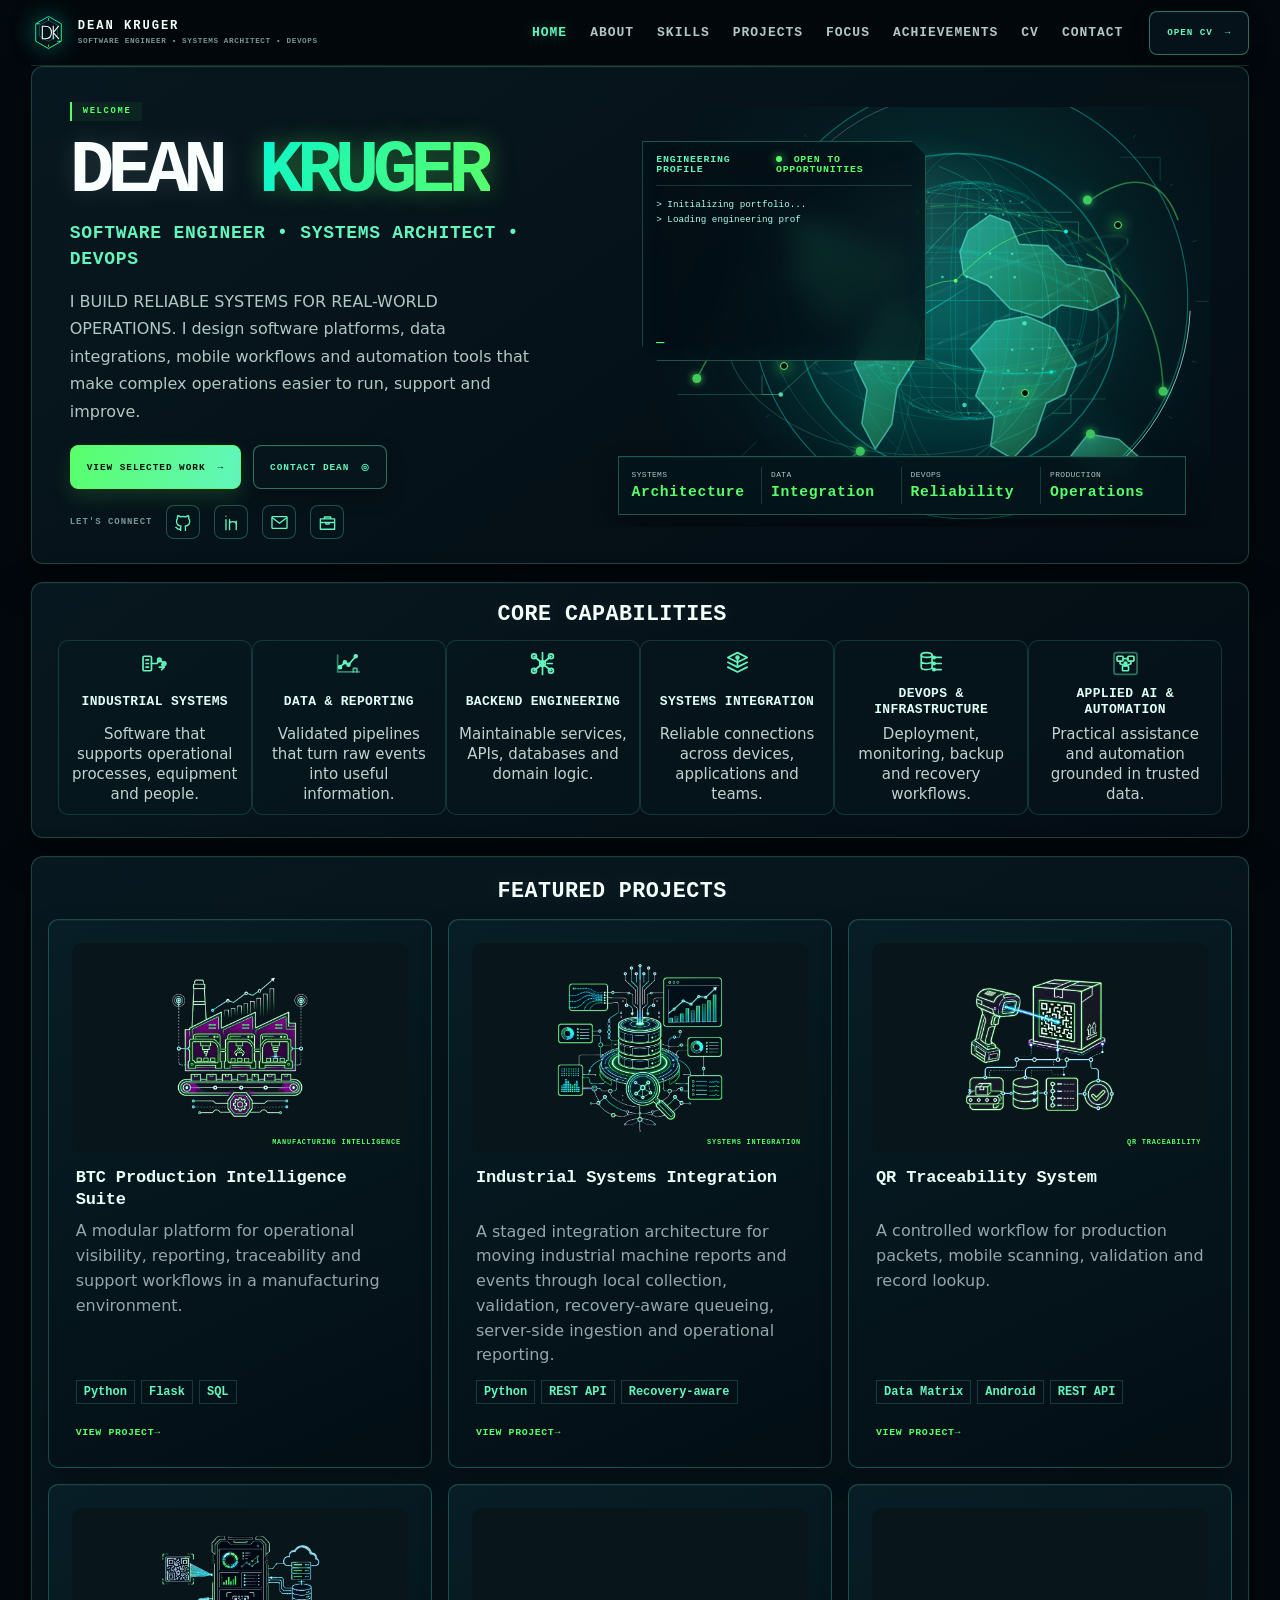
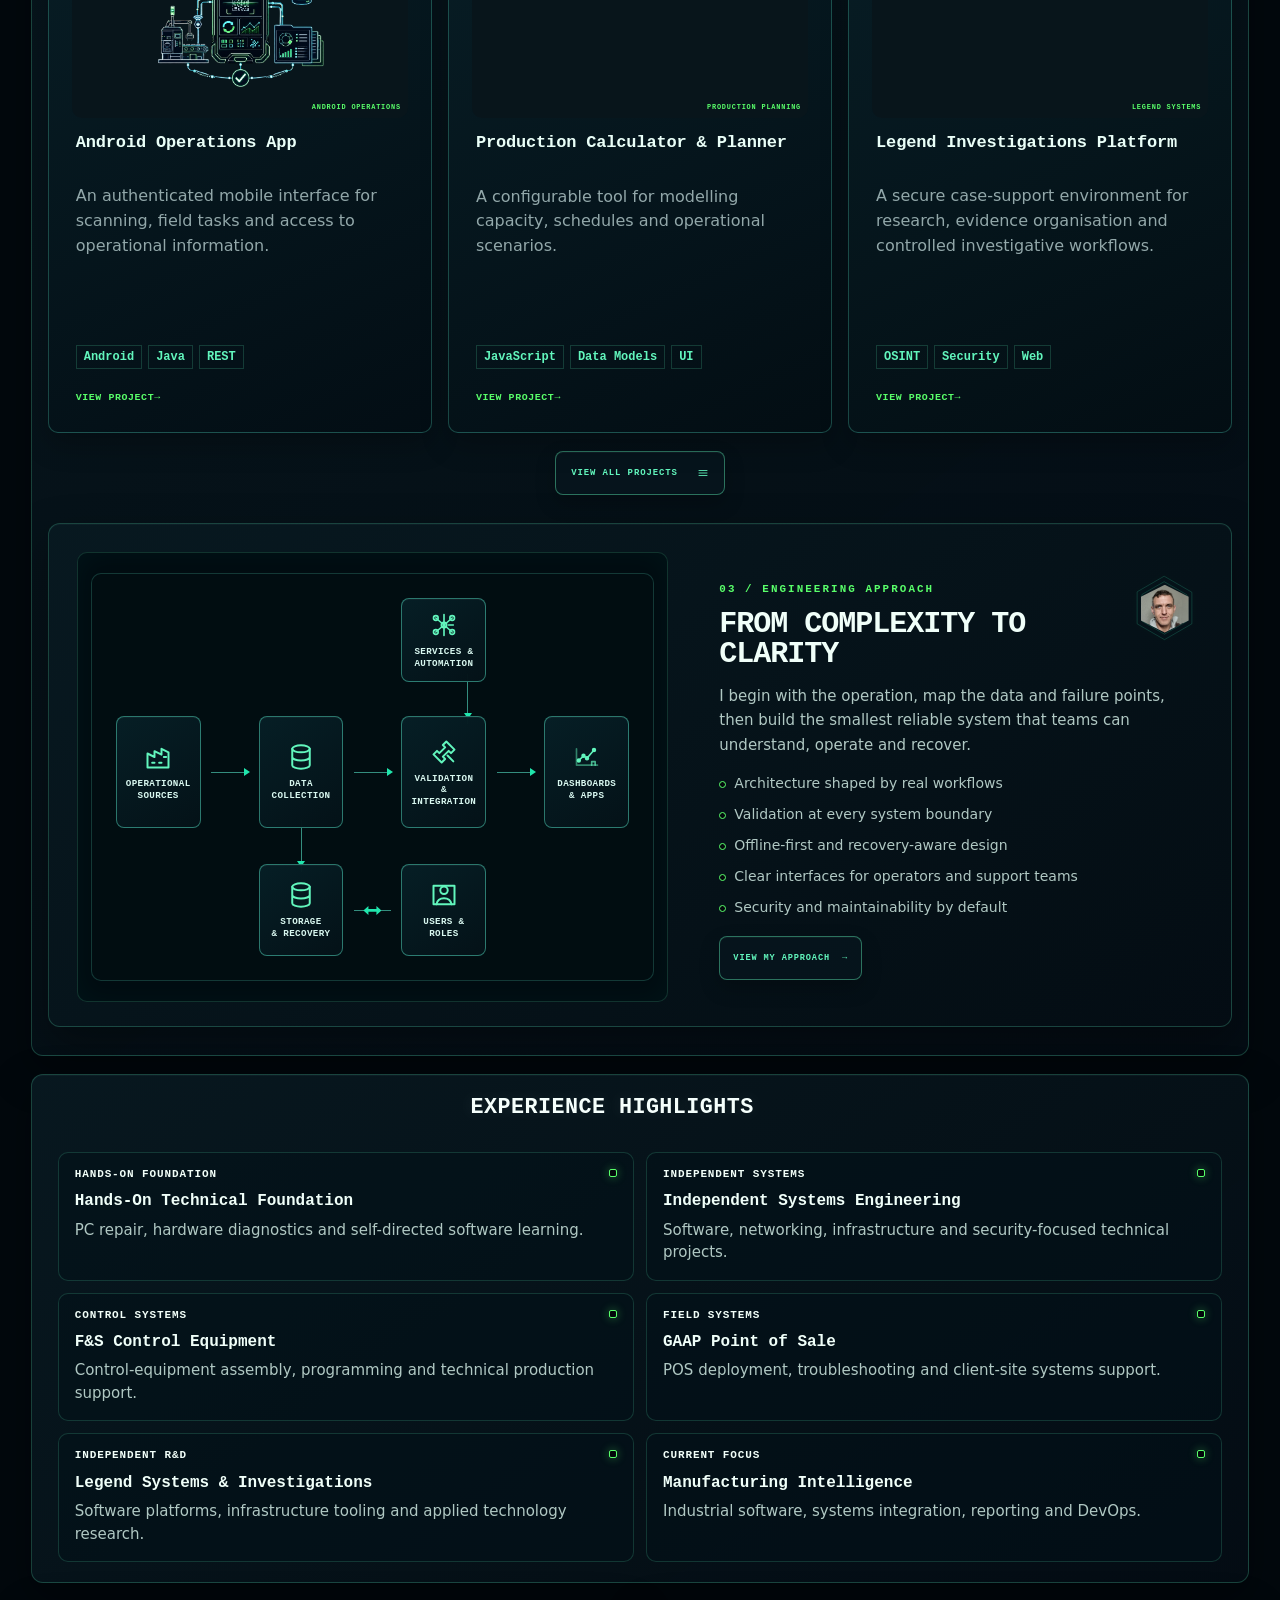
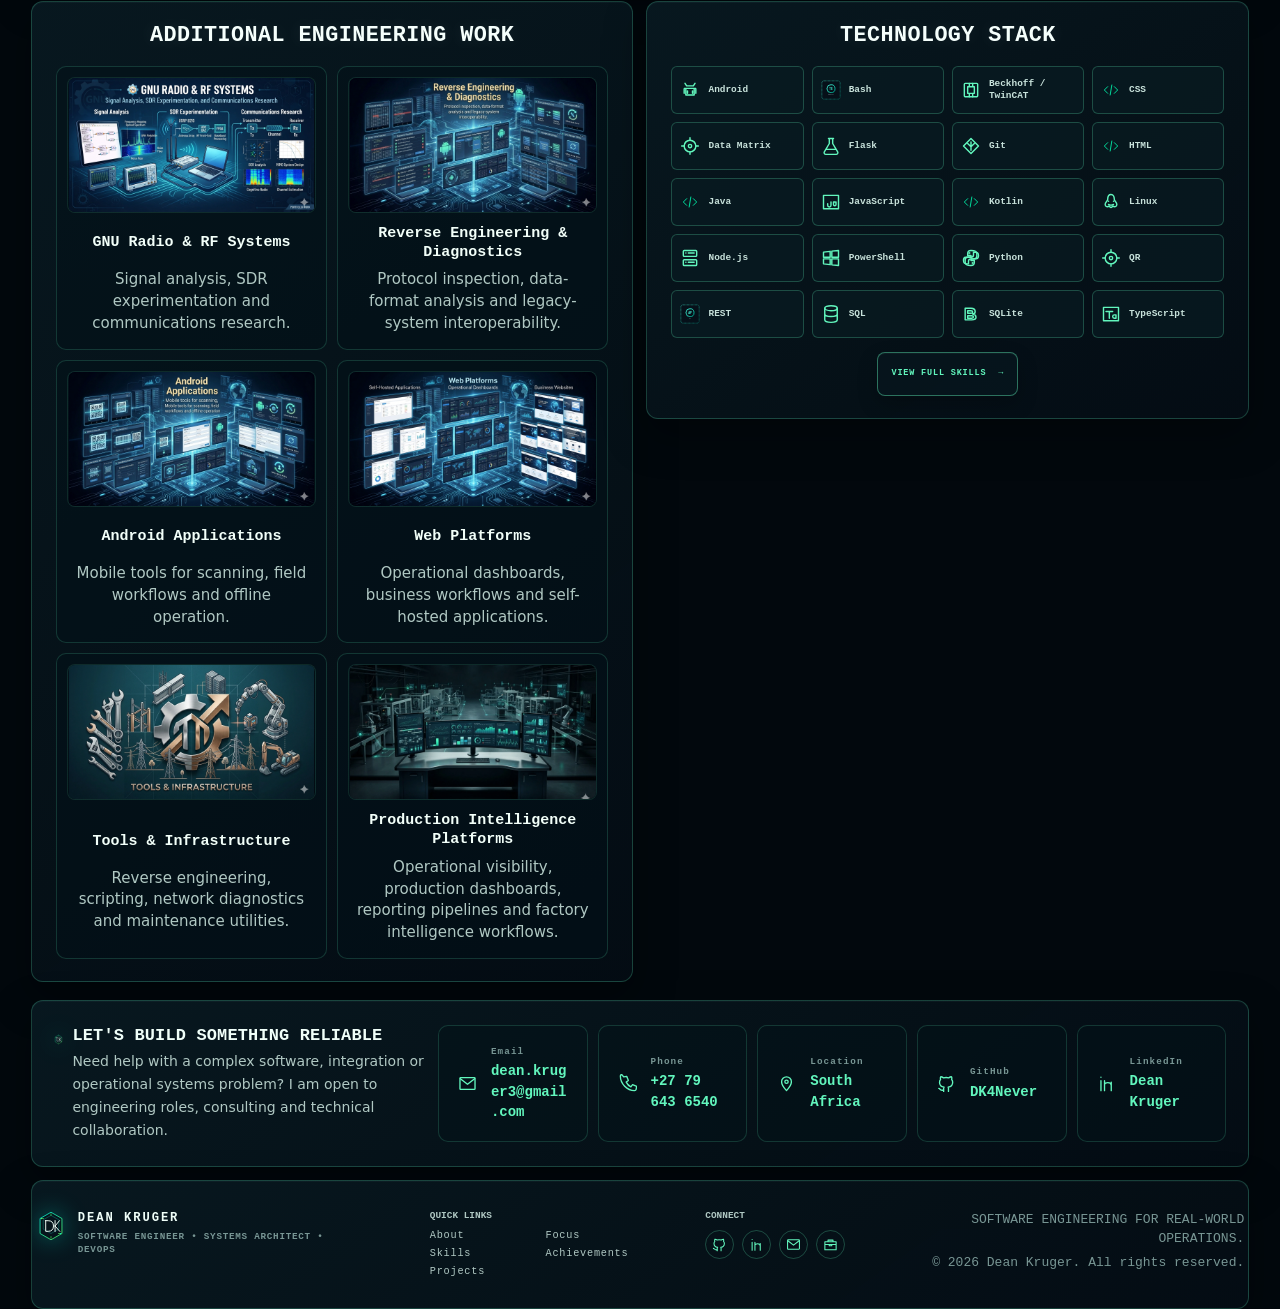
<file: index.html>
<!doctype html>
<html lang="en">
<head>
  <meta charset="utf-8">
  <meta name="viewport" content="width=device-width, initial-scale=1">
  <meta name="theme-color" content="#04070b">
  <meta name="description" content="Portfolio of Dean Kruger: software engineering, systems integration, DevOps, mobile workflows and practical operational technology.">
  <meta property="og:title" content="Dean Kruger | Software Engineer &amp; Systems Architect">
  <meta property="og:description" content="Dean Kruger's software engineering, systems integration, DevOps and operational technology portfolio.">
  <meta property="og:type" content="website">
  <meta property="og:url" content="https://dk4never.github.io/">
  <meta property="og:image" content="https://dk4never.github.io/assets/projects/web/btc-production-intelligence.png">
  <link rel="canonical" href="https://dk4never.github.io/">
  <title>Dean Kruger | Software Engineer &amp; Systems Architect</title>
  <link rel="stylesheet" href="style.css">
  <link rel="icon" href="assets/logos/favicon.ico" sizes="any">
  <link rel="icon" href="assets/ui/favicon.svg" type="image/svg+xml">
  <style id="dean-precision-layout">
    /* Corrective layer: keeps the existing visual language, but removes the
       nested/chamfered card frames and gives the architecture diagram a real
       grid on desktop plus a readable linear flow on small screens. */
    :root {
      --precision-emerald: #20e6ad;
      --precision-cyan: #53d9e8;
      --precision-border: rgba(91, 235, 205, .26);
      --precision-border-strong: rgba(91, 235, 205, .72);
      --precision-panel: rgba(5, 22, 29, .88);
      --precision-muted: rgba(201, 224, 224, .72);
    }

    *, *::before, *::after { box-sizing: border-box; }
    main, section, article, div, a { min-width: 0; }
    img, svg, canvas { max-width: 100%; }

    .project-grid {
      grid-template-columns: repeat(3, minmax(0, 1fr));
      align-items: stretch;
    }

    .project-card {
      position: relative;
      display: flex;
      min-width: 0;
      flex-direction: column;
      overflow: hidden !important;
      clip-path: none !important;
      border: 1px solid var(--precision-border) !important;
      border-radius: 10px !important;
      background: linear-gradient(155deg, rgba(8, 31, 38, .96), rgba(3, 14, 20, .96)) !important;
      box-shadow: inset 0 1px 0 rgba(255, 255, 255, .035), 0 12px 28px rgba(0, 0, 0, .24) !important;
      transition: border-color .2s ease, transform .2s ease, box-shadow .2s ease;
    }

    .project-card::before { display: none; }

    .project-card:hover {
      border-color: var(--precision-border-strong) !important;
      box-shadow: 0 14px 32px rgba(0, 0, 0, .30), 0 0 24px rgba(32, 230, 173, .08) !important;
      transform: translateY(-2px);
    }

    .project-card .project-visual {
      position: relative;
      min-height: 0;
      display: flex;
      align-items: center;
      justify-content: center;
      margin: 10px 10px 0;
      overflow: hidden;
      aspect-ratio: 4 / 3;
      border: 0 !important;
      border-radius: 10px;
      background: #08151b;
      box-shadow: none !important;
    }

    @media (min-width: 761px) {
      .project-card .project-visual { aspect-ratio: 16 / 10; }
    }

    .project-card .project-visual > img {
      display: block;
      width: auto;
      height: 100%;
      max-width: 100%;
      max-height: 100%;
      margin: auto;
      justify-self: center;
      align-self: center;
      object-fit: contain;
      object-position: center;
    }
    .project-card .project-visual::after { display: none; }

    .project-card .project-brand { display: none !important; }
    .project-card .project-content {
      display: flex;
      min-width: 0;
      flex: 1 1 auto;
      flex-direction: column;
    }
    .project-card .project-content h3 { margin: 14px 14px 8px; }
    .project-card .project-content p { flex: 1 1 auto; margin: 0 14px 12px; color: var(--precision-muted); }
    .project-card .project-content .tags { margin: 0 14px 14px; }
    .project-card .project-link {
      display: inline-flex;
      align-items: center;
      margin: auto 14px 16px;
      color: var(--green);
      font: 700 .62rem/1 var(--mono);
      letter-spacing: .06em;
      text-decoration: none;
    }
    .project-card .project-link:hover { color: #fff; }

    .capability {
      min-width: 0;
      min-height: 152px;
      border: 1px solid rgba(91, 235, 205, .16) !important;
      border-radius: 10px;
      background: rgba(7, 26, 33, .44);
      box-shadow: none !important;
    }

    .capability:hover {
      border-color: rgba(91, 235, 205, .50) !important;
      background: rgba(7, 32, 38, .70);
    }

    .project-architecture,
    .architecture-diagram,
    .architecture-copy { min-width: 0; }

    .architecture-diagram {
      overflow: hidden;
      border-radius: 10px;
    }

    /* Keep the diagram and closing panels clean; their content already carries
       the technical structure without the decorative grid overlays. */
    .architecture-blueprint,
    .contact-circuit,
    .footer-circuit { display: none; }

    .hero h1 span {
      display: inline-block;
      padding-right: .045em;
      overflow: visible;
    }

    .desktop-diagram {
      display: block;
      padding: clamp(14px, 2vw, 24px);
      border: 1px solid rgba(91, 235, 205, .20);
      border-radius: 10px;
      background: rgba(2, 14, 19, .72);
    }

    .diagram-grid {
      display: grid;
      grid-template-columns: repeat(11, minmax(0, 1fr));
      grid-template-rows: minmax(84px, auto) 34px minmax(112px, auto) 36px minmax(92px, auto);
      gap: 0 .65rem;
      align-items: stretch;
    }

    .diagram-node {
      display: flex;
      min-width: 0;
      min-height: 0;
      align-items: center;
      justify-content: center;
      gap: 7px;
      padding: 12px 8px;
      border: 1px solid rgba(91, 235, 205, .46);
      border-radius: 8px;
      background: linear-gradient(145deg, rgba(6, 31, 38, .98), rgba(4, 18, 24, .98));
      color: #d9f8f0;
      text-align: center;
      box-shadow: inset 0 1px 0 rgba(255, 255, 255, .035);
    }

    .diagram-node img {
      flex: 0 0 auto;
      width: clamp(22px, 2.2vw, 30px);
      height: clamp(22px, 2.2vw, 30px);
      object-fit: contain;
    }

    .diagram-node span {
      min-width: 0;
      font-size: clamp(.56rem, .72vw, .72rem);
      line-height: 1.25;
      letter-spacing: .04em;
      overflow-wrap: anywhere;
    }

    .node-ai { grid-column: 7 / 9; grid-row: 1; }
    .node-machines { grid-column: 1 / 3; grid-row: 3; }
    .node-data { grid-column: 4 / 6; grid-row: 3; }
    .node-processing { grid-column: 7 / 9; grid-row: 3; }
    .node-dashboards { grid-column: 10 / 12; grid-row: 3; }
    .node-database { grid-column: 4 / 6; grid-row: 5; }
    .node-users { grid-column: 7 / 9; grid-row: 5; }

    .diagram-connector {
      position: relative;
      display: flex;
      min-width: 0;
      align-items: center;
      justify-content: center;
      color: var(--precision-emerald);
      font-size: 1rem;
      line-height: 1;
    }

    .diagram-connector::before {
      display: block;
      background: rgba(91, 235, 205, .58);
      content: "";
    }

    .diagram-connector--horizontal { grid-row: 3; }
    .diagram-connector--horizontal::before {
      width: calc(100% + 1.3rem);
      height: 1px;
    }
    .diagram-connector--horizontal::after {
      position: absolute;
      width: 0;
      height: 0;
      right: -.12rem;
      border-top: 4px solid transparent;
      border-bottom: 4px solid transparent;
      border-left: 6px solid var(--precision-emerald);
      content: "";
      text-shadow: 0 0 10px rgba(32, 230, 173, .70);
    }
    .diagram-connector--h1 { grid-column: 3; }
    .diagram-connector--h2 { grid-column: 6; }
    .diagram-connector--h3 { grid-column: 9; }

    .diagram-connector--vertical {
      grid-column: 8;
      grid-row: 2;
    }
    .diagram-connector--vertical::before {
      width: 1px;
      height: calc(100% + 1rem);
    }
    .diagram-connector--vertical::after {
      position: absolute;
      bottom: -.15rem;
      left: 50%;
      width: 0;
      height: 0;
      border-top: 6px solid var(--precision-emerald);
      border-right: 4px solid transparent;
      border-left: 4px solid transparent;
      content: "";
      transform: translateX(-50%);
      text-shadow: 0 0 10px rgba(32, 230, 173, .70);
    }

    .diagram-connector--branch {
      grid-column: 4 / 6;
      grid-row: 4;
    }
    .diagram-connector--branch::before {
      width: 1px;
      height: calc(100% + 1rem);
    }
    .diagram-connector--branch::after {
      position: absolute;
      bottom: -.15rem;
      left: 50%;
      width: 0;
      height: 0;
      border-top: 6px solid var(--precision-emerald);
      border-right: 4px solid transparent;
      border-left: 4px solid transparent;
      content: "";
      transform: translateX(-50%);
      text-shadow: 0 0 10px rgba(32, 230, 173, .70);
    }

    .diagram-connector--bidirectional {
      grid-column: 6;
      grid-row: 5;
    }
    .diagram-connector--bidirectional::before {
      width: calc(100% + 1.3rem);
      height: 1px;
    }
    .diagram-connector--bidirectional::after {
      position: absolute;
      width: 18px;
      height: 9px;
      background: var(--precision-emerald);
      clip-path: polygon(0 50%, 5px 0, 5px 35%, 13px 35%, 13px 0, 18px 50%, 13px 100%, 13px 65%, 5px 65%, 5px 100%);
      content: "";
      text-shadow: 0 0 10px rgba(32, 230, 173, .70);
    }

    .mobile-diagram { display: none; }

    @media (max-width: 1040px) {
      .project-grid { grid-template-columns: repeat(2, minmax(0, 1fr)); }
      .capability-grid { grid-template-columns: repeat(3, minmax(0, 1fr)); }
      .project-architecture { grid-template-columns: 1fr; }
      .diagram-node { flex-direction: column; }
    }

    @media (max-width: 960px) {
      .project-architecture { grid-template-columns: 1fr; }
      .desktop-diagram { display: none; }
      .mobile-diagram {
        display: block;
        padding: clamp(12px, 3vw, 18px);
        border: 1px solid rgba(91, 235, 205, .20);
        border-radius: 10px;
        background: rgba(2, 14, 19, .72);
      }
      .mobile-flow {
        display: grid;
        grid-template-columns: minmax(0, 1fr);
        gap: 0;
      }
      .mobile-flow .diagram-node {
        min-height: 72px;
        flex-direction: row;
        justify-content: flex-start;
        padding: 12px 14px;
        text-align: left;
      }
      .mobile-flow .diagram-node img {
        width: 28px;
        height: 28px;
      }
      .mobile-flow .diagram-node span { font-size: .68rem; }
      .diagram-flow-arrow {
        display: grid;
        width: 100%;
        height: 26px;
        place-items: center;
        position: relative;
        color: transparent;
      }
      .diagram-flow-arrow::before {
        width: 1px;
        height: 20px;
        background: rgba(91, 235, 205, .68);
        box-shadow: 0 0 8px rgba(32, 230, 173, .45);
        content: "";
      }
      .diagram-flow-arrow::after {
        position: absolute;
        bottom: 1px;
        left: 50%;
        width: 0;
        height: 0;
        border-top: 6px solid var(--precision-emerald);
        border-right: 4px solid transparent;
        border-left: 4px solid transparent;
        content: "";
        transform: translateX(-50%);
      }
    }

    @media (max-width: 680px) {
      .project-grid { grid-template-columns: minmax(0, 1fr); }
      .capability-grid { grid-template-columns: repeat(2, minmax(0, 1fr)); }
    }

    @media (max-width: 440px) {
      .capability-grid { grid-template-columns: minmax(0, 1fr); }
      .project-card .project-visual { margin: 8px 8px 0; }
      .project-card h3 { margin-inline: 12px; }
      .project-card p { margin-inline: 12px; }
      .project-card .tags { margin-inline: 12px; }
      .project-card > a:last-child { margin-inline: 12px; }
    }

    @media (max-width: 760px) {
      .hero-visual { min-height: 500px; }

      .terminal-card {
        right: 4%;
        bottom: 104px;
        left: 4%;
        width: auto;
        min-height: 190px;
        padding: 15px 14px 14px;
      }

      .terminal-title {
        align-items: center;
        padding-bottom: 12px;
        font-size: .62rem;
      }

      #terminal-output {
        min-height: 136px;
        margin-top: 14px;
        font-size: .56rem;
        line-height: 1.75;
      }

      .metric-strip {
        display: grid;
      }

      .terminal-card { bottom: 74px; }

      .footer {
        grid-template-columns: 1fr;
        justify-items: center;
        gap: 18px;
        margin-top: 18px;
        padding: 24px 16px 26px;
        text-align: center;
      }

      .footer-brand,
      .footer-links,
      .footer-connect,
      .footer-copy {
        grid-column: 1 / -1;
        justify-self: center;
        width: 100%;
      }

      .footer-brand {
        justify-content: center;
        min-width: 0;
        text-align: left;
      }

      .footer-brand > span:last-child { min-width: 0; }
      .footer-brand small {
        max-width: 230px;
        overflow: visible;
        text-overflow: clip;
        white-space: normal;
      }

      .footer-links > span,
      .footer-connect > span { display: block; margin-bottom: 8px; }
      .footer-links > div { justify-content: center; }
      .footer-social { justify-content: center; }
      .footer-copy { text-align: center; }
    }

    @media (prefers-reduced-motion: reduce) {
      .project-card { transition: none; }
      .project-card:hover { transform: none; }
    }
  </style>
</head>
<body>
  <canvas id="matrix-bg" aria-hidden="true"></canvas>
  <div class="site-atmosphere" aria-hidden="true">
    <img src="assets/backgrounds/page-grid.svg" alt="">
    <img src="assets/backgrounds/pcb-overlay.svg" alt="">
  </div>

  <header class="topbar">
      <a class="brand" href="#home" aria-label="Dean Kruger home">
        <span class="brand-mark" aria-hidden="true"><img src="assets/logos/dean-mark.svg" alt=""></span>
        <span><strong>DEAN KRUGER</strong><small>SOFTWARE ENGINEER • SYSTEMS ARCHITECT • DEVOPS</small></span>
      </a>
      <nav id="nav" aria-label="Main navigation">
        <a class="active" href="#home">HOME</a>
        <a href="#about">ABOUT</a>
        <a href="#skills">SKILLS</a>
        <a href="#projects">PROJECTS</a>
        <a href="#focus">FOCUS</a>
        <a href="#achievements">ACHIEVEMENTS</a>
        <a href="cv/">CV</a>
        <a href="#contact">CONTACT</a>
      </nav>
      <a class="outline-btn desktop-only" href="cv/">OPEN CV <span aria-hidden="true">&#8594;</span></a>
      <button id="nav-toggle" class="nav-toggle" type="button" aria-controls="nav" aria-label="Open navigation" aria-expanded="false">
        <img src="assets/icons/menu.svg" alt="" aria-hidden="true">
      </button>
    </header>

  <main>
    <section id="home" class="hero shell">
      <div class="hero-copy">
        <span class="eyebrow">WELCOME</span>
        <h1>DEAN <span>KRUGER</span></h1>
        <p class="hero-role">SOFTWARE ENGINEER • SYSTEMS ARCHITECT •<br>DEVOPS</p>
        <p class="hero-text">I BUILD RELIABLE SYSTEMS FOR REAL-WORLD OPERATIONS. I design software platforms, data integrations, mobile workflows and automation tools that make complex operations easier to run, support and improve.</p>
        <div class="hero-actions">
          <a class="primary-btn" href="#projects">VIEW SELECTED WORK <span aria-hidden="true">&rarr;</span></a>
          <a class="outline-btn" href="#contact">CONTACT DEAN <span aria-hidden="true">&#9678;</span></a>
        </div>
        <div class="social-row">
          <span>LET'S CONNECT</span>
          <a href="https://github.com/DK4Never" target="_blank" rel="noopener noreferrer" aria-label="GitHub"><img src="assets/icons/github.svg" alt=""></a>
          <a href="https://www.linkedin.com/in/dean-kruger/" target="_blank" rel="noopener noreferrer" aria-label="LinkedIn"><img src="assets/icons/linkedin.svg" alt=""></a>
          <a href="mailto:dean.kruger3@gmail.com" aria-label="Email Dean Kruger"><img src="assets/icons/email.svg" alt=""></a>
          <a href="https://dk4never.github.io" target="_blank" rel="noopener noreferrer" aria-label="Portfolio"><img src="assets/icons/portfolio.svg" alt=""></a>
        </div>
      </div>

      <div class="hero-visual" aria-label="Animated systems globe showing structured operational network routes">
        <img class="hero-network-art" src="assets/illustrations/hero-network.svg" alt="" aria-hidden="true">
        <img class="hero-world-map" src="assets/illustrations/rich/hero-world-map.svg" alt="" aria-hidden="true">
        <canvas id="globe" aria-hidden="true"></canvas>
        <div class="globe-hud" aria-hidden="true">
          <span class="hud-node n1"></span><span class="hud-node n2"></span><span class="hud-node n3"></span><span class="hud-node n4"></span>
          <span class="hud-line l1"></span><span class="hud-line l2"></span>
        </div>
        <div class="terminal-card glass">
          <div class="terminal-title"><strong>ENGINEERING PROFILE</strong><span><i></i> OPEN TO OPPORTUNITIES</span></div>
          <pre id="terminal-output"></pre><span class="cursor">_</span>
        </div>
        <div class="metric-strip glass" aria-label="Portfolio summary">
          <div><span>SYSTEMS</span><strong>Architecture</strong></div>
          <div><span>DATA</span><strong>Integration</strong></div>
          <div><span>DEVOPS</span><strong>Reliability</strong></div>
          <div><span>PRODUCTION</span><strong>Operations</strong></div>
        </div>
      </div>
    </section>

    <section id="skills" class="section shell panel capabilities-section"><span id="capabilities" class="anchor-target" aria-hidden="true"></span>
      <div class="section-heading"><div><span class="section-kicker">01 / ENGINEERING PROFILE</span><h2>CORE CAPABILITIES</h2></div><img class="section-divider" src="assets/graphics/section-divider.svg" alt="" aria-hidden="true"></div>
      <div class="capability-grid">
        <article class="capability"><div class="icon"><img src="assets/icons/capabilities/industrial-data.svg" alt="" aria-hidden="true"></div><h3>INDUSTRIAL SYSTEMS</h3><p>Software that supports operational processes, equipment and people.</p></article>
        <article class="capability"><div class="icon"><img src="assets/icons/capabilities/data-intelligence.svg" alt="" aria-hidden="true"></div><h3>DATA &amp; REPORTING</h3><p>Validated pipelines that turn raw events into useful information.</p></article>
        <article class="capability"><div class="icon"><img src="assets/icons/capabilities/ai-analytics.svg" alt="" aria-hidden="true"></div><h3>BACKEND ENGINEERING</h3><p>Maintainable services, APIs, databases and domain logic.</p></article>
        <article class="capability"><div class="icon"><img src="assets/icons/capabilities/systems-architecture.svg" alt="" aria-hidden="true"></div><h3>SYSTEMS INTEGRATION</h3><p>Reliable connections across devices, applications and teams.</p></article>
        <article class="capability"><div class="icon"><img src="assets/icons/capabilities/backend-services.svg" alt="" aria-hidden="true"></div><h3>DEVOPS &amp; INFRASTRUCTURE</h3><p>Deployment, monitoring, backup and recovery workflows.</p></article>
        <article class="capability"><div class="icon"><img src="assets/icons/capabilities/integration.svg" alt="" aria-hidden="true"></div><h3>APPLIED AI &amp; AUTOMATION</h3><p>Practical assistance and automation grounded in trusted data.</p></article>
      </div>
    </section>

    <section id="projects" class="section shell panel projects-section">
      <div class="section-heading"><div><span class="section-kicker">02 / SELECTED ENGINEERING</span><h2>FEATURED PROJECTS</h2></div><img class="section-divider" src="assets/graphics/section-divider.svg" alt="" aria-hidden="true"></div>
      <div class="project-grid">
        <article class="project-card"><div class="project-visual"><picture class="project-card__picture"><source srcset="assets/projects/web/btc-production-intelligence.webp" type="image/webp"><img class="project-card__artwork" loading="lazy" decoding="async" width="1254" height="1254" src="assets/projects/web/btc-production-intelligence.png" alt="BTC Production Intelligence Suite authored production intelligence artwork"></picture><span class="project-kicker">MANUFACTURING INTELLIGENCE</span></div><div class="project-content"><h3>BTC Production Intelligence Suite</h3><p>A modular platform for operational visibility, reporting, traceability and support workflows in a manufacturing environment.</p><div class="tags"><span>Python</span><span>Flask</span><span>SQL</span></div><a class="project-link" href="projects/btc-production-intelligence/">VIEW PROJECT <span aria-hidden="true">&#8594;</span></a></div></article>
        <article class="project-card"><div class="project-visual"><picture class="project-card__picture"><source srcset="assets/projects/web/btc-integration.webp" type="image/webp"><img class="project-card__artwork" loading="lazy" decoding="async" width="1254" height="1254" src="assets/projects/web/btc-integration.png" alt="BTC systems integration authored industrial integration artwork"></picture><span class="project-kicker">SYSTEMS INTEGRATION</span></div><div class="project-content"><h3>Industrial Systems Integration</h3><p>A staged integration architecture for moving industrial machine reports and events through local collection, validation, recovery-aware queueing, server-side ingestion and operational reporting.</p><div class="tags"><span>Python</span><span>REST API</span><span>Recovery-aware</span></div><a class="project-link" href="projects/industrial-integration/">VIEW PROJECT <span aria-hidden="true">&#8594;</span></a></div></article>
        <article class="project-card"><div class="project-visual"><picture class="project-card__picture"><source srcset="assets/projects/web/qr-traceability.webp" type="image/webp"><img class="project-card__artwork" loading="lazy" decoding="async" width="1254" height="1254" src="assets/projects/web/qr-traceability.png" alt="QR Traceability System authored scanning and traceability artwork"></picture><span class="project-kicker">QR TRACEABILITY</span></div><div class="project-content"><h3>QR Traceability System</h3><p>A controlled workflow for production packets, mobile scanning, validation and record lookup.</p><div class="tags"><span>Data Matrix</span><span>Android</span><span>REST API</span></div><a class="project-link" href="projects/qr-traceability/">VIEW PROJECT <span aria-hidden="true">&#8594;</span></a></div></article>
        <article class="project-card"><div class="project-visual"><picture class="project-card__picture"><source srcset="assets/projects/web/android-operations.webp" type="image/webp"><img class="project-card__artwork" loading="lazy" decoding="async" width="1254" height="1254" src="assets/projects/web/android-operations.png" alt="Android Operations App authored mobile operations artwork"></picture><span class="project-kicker">ANDROID OPERATIONS</span></div><div class="project-content"><h3>Android Operations App</h3><p>An authenticated mobile interface for scanning, field tasks and access to operational information.</p><div class="tags"><span>Android</span><span>Java</span><span>REST</span></div><a class="project-link" href="projects/android-operations/">VIEW PROJECT <span aria-hidden="true">&#8594;</span></a></div></article>
        <article class="project-card"><div class="project-visual"><picture class="project-card__picture"><source srcset="assets/projects/web/production-calculator-planner.webp" type="image/webp"><img class="project-card__artwork" loading="lazy" decoding="async" width="1254" height="1254" src="assets/projects/web/production-calculator-planner.png" alt="Production Calculator and Planner authored capacity planning artwork"></picture><span class="project-kicker">PRODUCTION PLANNING</span></div><div class="project-content"><h3>Production Calculator &amp; Planner</h3><p>A configurable tool for modelling capacity, schedules and operational scenarios.</p><div class="tags"><span>JavaScript</span><span>Data Models</span><span>UI</span></div><a class="project-link" href="projects/production-calculator/">VIEW PROJECT <span aria-hidden="true">&#8594;</span></a></div></article>
        <article class="project-card"><div class="project-visual"><picture class="project-card__picture"><source srcset="assets/projects/web/legend-investigations-platform.webp" type="image/webp"><img class="project-card__artwork" loading="lazy" decoding="async" width="1254" height="1254" src="assets/projects/web/legend-investigations-platform.png" alt="Legend Investigations Platform authored evidence and security artwork"></picture><span class="project-kicker">LEGEND SYSTEMS</span></div><div class="project-content"><h3>Legend Investigations Platform</h3><p>A secure case-support environment for research, evidence organisation and controlled investigative workflows.</p><div class="tags"><span>OSINT</span><span>Security</span><span>Web</span></div><a class="project-link" href="projects/legend-investigations/">VIEW PROJECT <span aria-hidden="true">&#8594;</span></a></div></article>
      </div>
      <div class="center"><a class="outline-btn" href="projects/">VIEW ALL PROJECTS <span class="grid-icon" aria-hidden="true"><img src="assets/icons/menu.svg" alt=""></span></a></div>

      <section id="focus" class="project-architecture" aria-labelledby="flow-title" aria-describedby="flow-description">
        <span id="about" class="anchor-target" aria-hidden="true"></span>
        <div class="architecture-diagram">
          <img class="architecture-blueprint" src="assets/graphics/engineering-blueprint.svg" alt="" aria-hidden="true">
          <div class="sr-only"><p id="flow-description">Operational sources feed data collection, validation and integration, services and automation, dashboards and apps, storage and recovery, and users and roles.</p></div>
          <div class="decision-diagram desktop-diagram" role="img" aria-label="Operational sources feed data collection, validation and integration, services and automation, dashboards and apps, storage and recovery, and users and roles.">
            <div class="diagram-grid">
              <div class="diagram-node node-ai"><img src="assets/icons/capabilities/ai-analytics.svg" alt="" aria-hidden="true"><span>SERVICES &amp;<br>AUTOMATION</span></div>
              <span class="diagram-connector diagram-connector--vertical" aria-hidden="true"></span>

              <div class="diagram-node node-machines"><img src="assets/icons/factory.svg" alt="" aria-hidden="true"><span>OPERATIONAL<br>SOURCES</span></div>
              <span class="diagram-connector diagram-connector--horizontal diagram-connector--h1" aria-hidden="true"></span>
              <div class="diagram-node node-data"><img src="assets/icons/database.svg" alt="" aria-hidden="true"><span>DATA<br>COLLECTION</span></div>
              <span class="diagram-connector diagram-connector--horizontal diagram-connector--h2" aria-hidden="true"></span>
              <div class="diagram-node node-processing"><img src="assets/icons/engineering.svg" alt="" aria-hidden="true"><span>VALIDATION<br>&amp; INTEGRATION</span></div>
              <span class="diagram-connector diagram-connector--horizontal diagram-connector--h3" aria-hidden="true"></span>
              <div class="diagram-node node-dashboards"><img src="assets/icons/capabilities/data-intelligence.svg" alt="" aria-hidden="true"><span>DASHBOARDS<br>&amp; APPS</span></div>

              <span class="diagram-connector diagram-connector--branch" aria-hidden="true"></span>
              <div class="diagram-node node-database"><img src="assets/icons/database.svg" alt="" aria-hidden="true"><span>STORAGE<br>&amp; RECOVERY</span></div>
              <span class="diagram-connector diagram-connector--bidirectional" aria-hidden="true"></span>
              <div class="diagram-node node-users"><img src="assets/icons/user.svg" alt="" aria-hidden="true"><span>USERS &amp;<br>ROLES</span></div>
            </div>
          </div>

          <div class="decision-diagram mobile-diagram" aria-hidden="true">
            <div class="mobile-flow">
              <div class="diagram-node"><img src="assets/icons/capabilities/ai-analytics.svg" alt=""><span>SERVICES &amp; AUTOMATION</span></div><span class="diagram-flow-arrow" aria-hidden="true"></span>
              <div class="diagram-node"><img src="assets/icons/factory.svg" alt=""><span>OPERATIONAL SOURCES</span></div><span class="diagram-flow-arrow" aria-hidden="true"></span>
              <div class="diagram-node"><img src="assets/icons/database.svg" alt=""><span>DATA COLLECTION</span></div><span class="diagram-flow-arrow" aria-hidden="true"></span>
              <div class="diagram-node"><img src="assets/icons/engineering.svg" alt=""><span>VALIDATION &amp; INTEGRATION</span></div><span class="diagram-flow-arrow" aria-hidden="true"></span>
              <div class="diagram-node"><img src="assets/icons/capabilities/data-intelligence.svg" alt=""><span>DASHBOARDS &amp; APPS</span></div><span class="diagram-flow-arrow" aria-hidden="true"></span>
              <div class="diagram-node"><img src="assets/icons/database.svg" alt=""><span>STORAGE &amp; RECOVERY</span></div><span class="diagram-flow-arrow" aria-hidden="true"></span>
              <div class="diagram-node"><img src="assets/icons/user.svg" alt=""><span>USERS &amp; ROLES</span></div>
            </div>
          </div>
        </div>
        <div class="architecture-copy">
          <div class="profile-orbit"><img class="profile-glow" src="assets/graphics/profile-hex-glow.svg" alt="" aria-hidden="true"><img class="profile-frame" src="assets/graphics/profile-hex-frame.svg" alt="" aria-hidden="true"><picture class="profile-picture"><source srcset="assets/portraits/web/dean-profile-square.webp" type="image/webp"><img class="profile-photo" loading="lazy" decoding="async" width="1000" height="1000" src="assets/portraits/web/dean-profile-square.png" alt="Dean Kruger portrait"></picture></div>
          <span class="mini-heading">03 / ENGINEERING APPROACH</span><h2 id="flow-title">FROM COMPLEXITY TO CLARITY</h2>
          <p>I begin with the operation, map the data and failure points, then build the smallest reliable system that teams can understand, operate and recover.</p>
          <ul><li>Architecture shaped by real workflows</li><li>Validation at every system boundary</li><li>Offline-first and recovery-aware design</li><li>Clear interfaces for operators and support teams</li><li>Security and maintainability by default</li></ul>
          <a class="outline-btn" href="#experience">VIEW MY APPROACH <span aria-hidden="true">&#8594;</span></a>
        </div>
      </section>
    </section>
    <section id="experience" class="section shell panel experience-section">
      <div class="section-heading"><div><span class="section-kicker">03 / ENGINEERING TIMELINE</span><h2>EXPERIENCE HIGHLIGHTS</h2></div><img class="section-divider" src="assets/graphics/section-divider.svg" alt="" aria-hidden="true"></div>
      <div class="timeline timeline-detailed">
        <article><span class="timeline-year">HANDS-ON FOUNDATION</span><i></i><h3>Hands-On Technical Foundation</h3><p>PC repair, hardware diagnostics and self-directed software learning.</p></article>
        <article><span class="timeline-year">INDEPENDENT SYSTEMS</span><i></i><h3>Independent Systems Engineering</h3><p>Software, networking, infrastructure and security-focused technical projects.</p></article>
        <article><span class="timeline-year">CONTROL SYSTEMS</span><i></i><h3>F&amp;S Control Equipment</h3><p>Control-equipment assembly, programming and technical production support.</p></article>
        <article><span class="timeline-year">FIELD SYSTEMS</span><i></i><h3>GAAP Point of Sale</h3><p>POS deployment, troubleshooting and client-site systems support.</p></article>
        <article><span class="timeline-year">INDEPENDENT R&amp;D</span><i></i><h3>Legend Systems &amp; Investigations</h3><p>Software platforms, infrastructure tooling and applied technology research.</p></article>
        <article><span class="timeline-year">CURRENT FOCUS</span><i></i><h3>Manufacturing Intelligence</h3><p>Industrial software, systems integration, reporting and DevOps.</p></article>
      </div>
    </section>
    <section id="achievements" class="section shell split-grid achievements-section">
      <article class="panel compact-panel"><div class="section-heading"><div><span class="section-kicker">04 / PROOF OF PRACTICE</span><h2>ADDITIONAL ENGINEERING WORK</h2></div></div><ul class="achievement-list">
        <li><span class="achievement-icon"><picture class="achievement-picture"><source srcset="SVG/project_images/image_40ff5817.webp" type="image/webp"><img loading="lazy" decoding="async" width="1408" height="768" src="SVG/project_images/image_40ff5817.png" alt="GNU Radio and RF systems authored artwork"></picture></span><span class="achievement-copy"><strong>GNU Radio &amp; RF Systems</strong><span>Signal analysis, SDR experimentation and communications research.</span></span></li>
        <li><span class="achievement-icon"><picture class="achievement-picture"><source srcset="SVG/project_images/image_b9b0c54c.webp" type="image/webp"><img loading="lazy" decoding="async" width="1408" height="768" src="SVG/project_images/image_b9b0c54c.png" alt="Reverse engineering and diagnostics authored artwork"></picture></span><span class="achievement-copy"><strong>Reverse Engineering &amp; Diagnostics</strong><span>Protocol inspection, data-format analysis and legacy-system interoperability.</span></span></li>
        <li><span class="achievement-icon"><picture class="achievement-picture"><source srcset="SVG/project_images/image_e15a719f.webp" type="image/webp"><img loading="lazy" decoding="async" width="1408" height="768" src="SVG/project_images/image_e15a719f.png" alt="Android applications authored artwork"></picture></span><span class="achievement-copy"><strong>Android Applications</strong><span>Mobile tools for scanning, field workflows and offline operation.</span></span></li>
        <li><span class="achievement-icon"><picture class="achievement-picture"><source srcset="SVG/project_images/image_11e354b8.webp" type="image/webp"><img loading="lazy" decoding="async" width="1408" height="768" src="SVG/project_images/image_11e354b8.png" alt="Web platforms authored artwork"></picture></span><span class="achievement-copy"><strong>Web Platforms</strong><span>Operational dashboards, business workflows and self-hosted applications.</span></span></li>
        <li><span class="achievement-icon"><picture class="achievement-picture"><source srcset="SVG/project_images/image_de74a9b8.webp" type="image/webp"><img loading="lazy" decoding="async" width="1408" height="768" src="SVG/project_images/image_de74a9b8.png" alt="Tools and infrastructure authored artwork"></picture></span><span class="achievement-copy"><strong>Tools &amp; Infrastructure</strong><span>Reverse engineering, scripting, network diagnostics and maintenance utilities.</span></span></li>
        <li><span class="achievement-icon"><picture class="achievement-picture"><source srcset="SVG/project_images/production-intelligence-platform.webp" type="image/webp"><img loading="lazy" decoding="async" width="1408" height="768" src="SVG/project_images/production-intelligence-platform.png" alt="Production Intelligence Platforms authored factory intelligence artwork"></picture></span><span class="achievement-copy"><strong>Production Intelligence Platforms</strong><span>Operational visibility, production dashboards, reporting pipelines and factory intelligence workflows.</span></span></li>
      </ul></article>
      <article class="panel compact-panel"><div class="section-heading"><div><span class="section-kicker">05 / TOOLCHAIN</span><h2>TECHNOLOGY STACK</h2></div></div><div class="tech-cloud tech-stack-grid" aria-label="Technology Stack">
        <span class="tech-item"><img src="assets/icons/android.svg" alt="" aria-hidden="true">Android</span>
        <span class="tech-item"><img src="SVG/icon_svg/terminal.svg" alt="" aria-hidden="true">Bash</span>
        <span class="tech-item"><img src="assets/icons/beckhoff.svg" alt="" aria-hidden="true">Beckhoff / TwinCAT</span>
        <span class="tech-item"><img src="SVG/svg/tabler-code.svg" alt="" aria-hidden="true">CSS</span>
        <span class="tech-item"><img src="assets/icons/tracking.svg" alt="" aria-hidden="true">Data Matrix</span>
        <span class="tech-item"><img src="assets/icons/flask.svg" alt="" aria-hidden="true">Flask</span>
        <span class="tech-item"><img src="assets/icons/git.svg" alt="" aria-hidden="true">Git</span>
        <span class="tech-item"><img src="SVG/svg/tabler-code.svg" alt="" aria-hidden="true">HTML</span>
        <span class="tech-item"><img src="SVG/svg/tabler-code.svg" alt="" aria-hidden="true">Java</span>
        <span class="tech-item"><img src="assets/icons/javascript.svg" alt="" aria-hidden="true">JavaScript</span>
        <span class="tech-item"><img src="SVG/svg/tabler-code.svg" alt="" aria-hidden="true">Kotlin</span>
        <span class="tech-item"><img src="assets/icons/linux.svg" alt="" aria-hidden="true">Linux</span>
        <span class="tech-item"><img src="assets/icons/server.svg" alt="" aria-hidden="true">Node.js</span>
        <span class="tech-item"><img src="assets/icons/windows.svg" alt="" aria-hidden="true">PowerShell</span>
        <span class="tech-item"><img src="assets/icons/python.svg" alt="" aria-hidden="true">Python</span>
        <span class="tech-item"><img src="assets/icons/tracking.svg" alt="" aria-hidden="true">QR</span>
        <span class="tech-item"><img src="SVG/icon_svg/api.svg" alt="" aria-hidden="true">REST</span>
        <span class="tech-item"><img src="assets/icons/database.svg" alt="" aria-hidden="true">SQL</span>
        <span class="tech-item"><img src="assets/icons/sqlite.svg" alt="" aria-hidden="true">SQLite</span>
        <span class="tech-item"><img src="assets/icons/typescript.svg" alt="" aria-hidden="true">TypeScript</span>
      </div><a class="outline-btn skills-button" href="#skills">VIEW FULL SKILLS <span aria-hidden="true">&#8594;</span></a></article>
    </section>

    <section id="contact" class="section shell panel contact-panel">
      <img class="contact-circuit" src="assets/graphics/footer-circuit.svg" alt="" aria-hidden="true">
      <div class="contact-copy"><div class="contact-title"><span class="brand-mark mini" aria-hidden="true"><img src="assets/logos/dean-mark.svg" alt=""></span><div><span class="section-kicker">06 / OPEN CHANNEL</span><h2>LET'S BUILD SOMETHING RELIABLE</h2><p>Need help with a complex software, integration or operational systems problem? I am open to engineering roles, consulting and technical collaboration.</p></div></div></div>
      <a class="contact-item" href="mailto:dean.kruger3@gmail.com"><b><img src="assets/icons/email.svg" alt=""></b><span><small>Email</small>dean.kruger3@gmail.com</span></a>
      <a class="contact-item" href="tel:+27796436540"><b><img src="assets/icons/phone.svg" alt=""></b><span><small>Phone</small>+27 79 643 6540</span></a>
      <div class="contact-item"><b><img src="assets/icons/location.svg" alt=""></b><span><small>Location</small>South Africa</span></div>
      <a class="contact-item" href="https://github.com/DK4Never" target="_blank" rel="noopener noreferrer"><b><img src="assets/icons/github.svg" alt=""></b><span><small>GitHub</small>DK4Never</span></a>
      <a class="contact-item" href="https://www.linkedin.com/in/dean-kruger/" target="_blank" rel="noopener noreferrer"><b><img src="assets/icons/linkedin.svg" alt=""></b><span><small>LinkedIn</small>Dean Kruger</span></a>
    </section>
  </main>

  <footer class="footer shell">
    <img class="footer-circuit" src="assets/graphics/footer-circuit.svg" alt="" aria-hidden="true">
    <div class="brand footer-brand"><span class="brand-mark mini" aria-hidden="true"><img src="assets/logos/dean-mark.svg" alt=""></span><span><strong>DEAN KRUGER</strong><small>SOFTWARE ENGINEER • SYSTEMS ARCHITECT •<br>DEVOPS</small></span></div>
    <div class="footer-links"><span>QUICK LINKS</span><div><a href="#about">About</a><a href="#focus">Focus</a><a href="#skills">Skills</a><a href="#achievements">Achievements</a><a href="#projects">Projects</a></div></div>
    <div class="footer-connect"><span>CONNECT</span><div class="footer-social"><a href="https://github.com/DK4Never" target="_blank" rel="noopener noreferrer" aria-label="GitHub"><img src="assets/icons/github.svg" alt=""></a><a href="https://www.linkedin.com/in/dean-kruger/" target="_blank" rel="noopener noreferrer" aria-label="LinkedIn"><img src="assets/icons/linkedin.svg" alt=""></a><a href="mailto:dean.kruger3@gmail.com" aria-label="Email Dean Kruger"><img src="assets/icons/email.svg" alt=""></a><a href="https://dk4never.github.io" target="_blank" rel="noopener noreferrer" aria-label="Portfolio"><img src="assets/icons/portfolio.svg" alt=""></a></div></div>
    <div class="footer-copy"><span>SOFTWARE ENGINEERING FOR REAL-WORLD OPERATIONS.</span><small>&copy; 2026 Dean Kruger. All rights reserved.</small></div>
  </footer>
  <script src="app.js"></script>
</body>
</html>
</file>
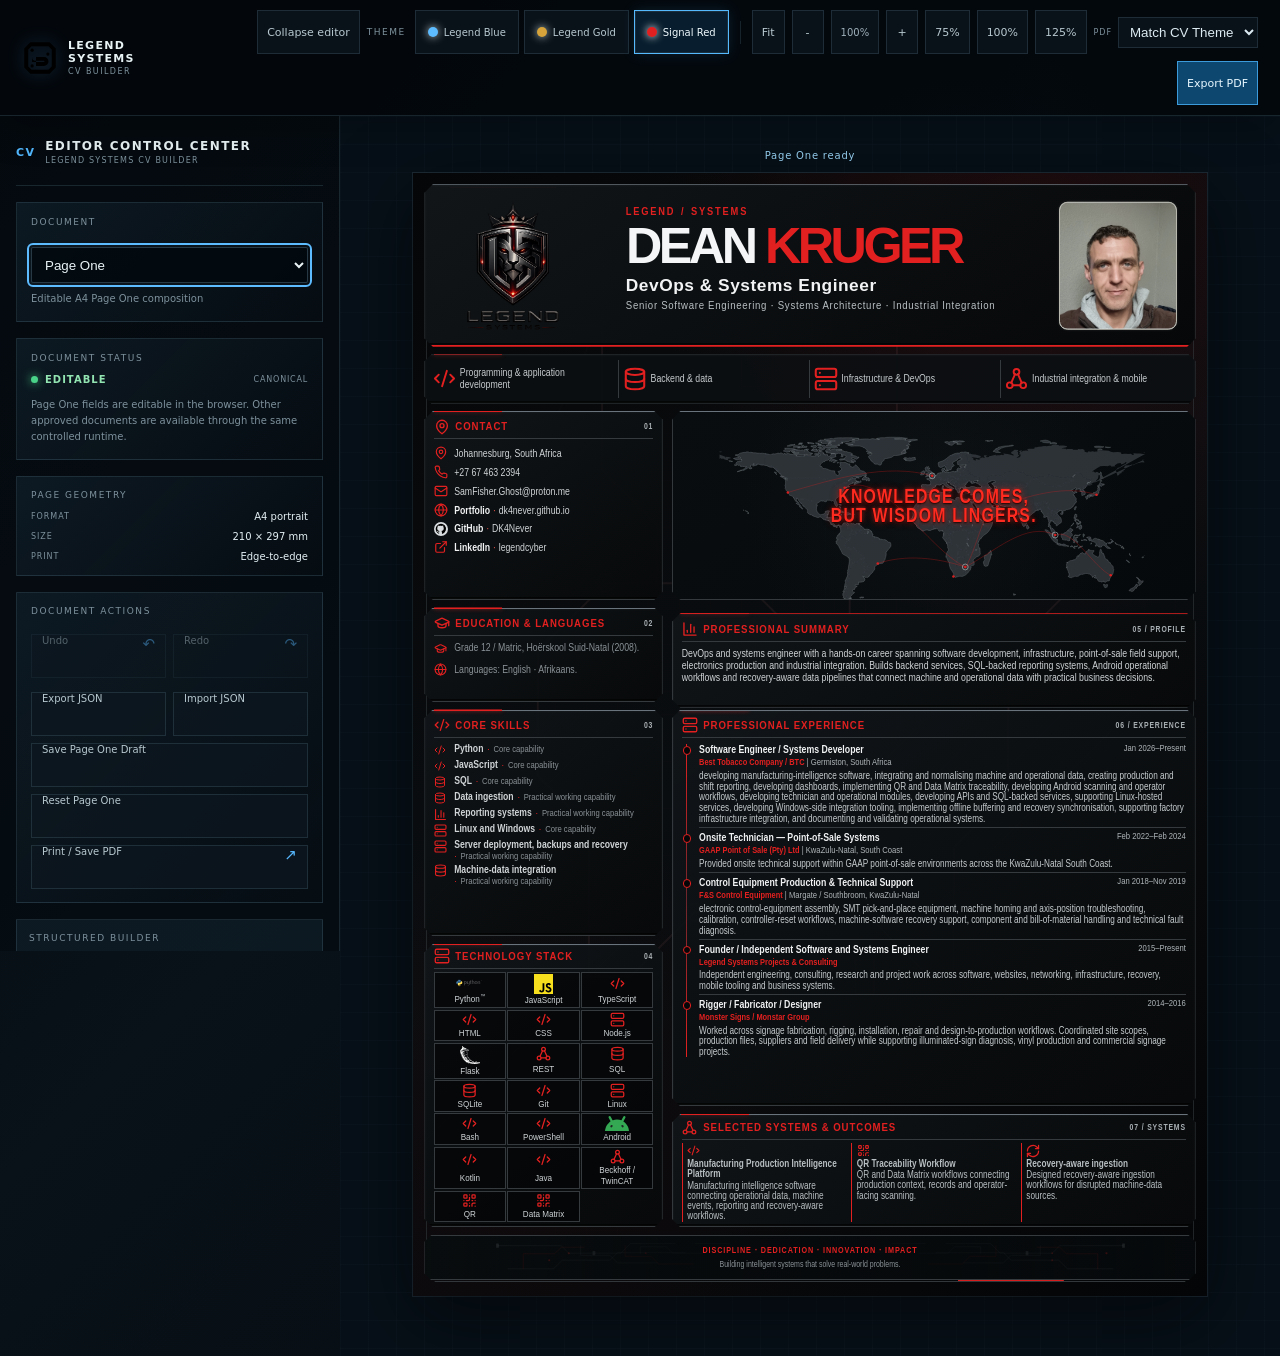
<file: cv/index.html>
<!doctype html>
<html lang="en">
  <head>
    <meta charset="utf-8">
    <meta name="viewport" content="width=device-width, initial-scale=1">
    <meta name="theme-color" content="#060a10">
    <meta name="application-name" content="Legend Systems CV Application">
    <meta name="description" content="Interactive CV application for Dean Kruger, covering DevOps, software engineering, systems integration and industrial production intelligence.">
    <meta property="og:type" content="website">
    <meta property="og:title" content="Legend Systems CV Application — Dean Kruger">
    <meta property="og:description" content="Interactive CV application for Dean Kruger, covering DevOps, software engineering, systems integration and industrial production intelligence.">
    <meta property="og:image" content="previews/page-one-blue.png">
    <meta property="og:image:alt" content="Legend Systems CV Application Page One preview">
    <meta name="twitter:card" content="summary_large_image">
    <link rel="icon" type="image/svg+xml" href="favicon.svg">
    <title>Legend Systems CV Application — Dean Kruger</title>
    <link rel="stylesheet" href="styles/editor.css">
    <link rel="stylesheet" href="styles/document-shell.css">
    <link rel="stylesheet" href="styles/page.css">
    <link rel="stylesheet" href="styles/executive.css">
    <link rel="stylesheet" href="styles/ats.css">
    <link rel="stylesheet" href="styles/technical-profile.css">
    <link rel="stylesheet" href="styles/print.css">
  </head>
  <body>
    <h1 id="application-title" class="sr-only">Legend Systems CV application</h1>
    <header class="app-bar" aria-label="CV application controls">
      <div class="app-brand">
        <img class="app-brand-logo" src="assets/branding/legend-systems-mark.svg" alt="Legend Systems">
        <span><strong>LEGEND SYSTEMS</strong><small>CV BUILDER</small></span>
      </div>
      <div class="app-actions">
        <button class="tool-button editor-toggle" id="sidebar-toggle" type="button" data-action="toggle-sidebar" aria-controls="editor-sidebar" aria-expanded="true">Editor</button>
        <div class="theme-switcher" role="group" aria-label="Document theme">
          <span class="control-label">THEME</span>
          <button class="theme-button" type="button" data-theme="blue"><i></i>Legend Blue</button>
          <button class="theme-button" type="button" data-theme="gold"><i></i>Legend Gold</button>
          <button class="theme-button is-active" type="button" data-theme="red"><i></i>Signal Red</button>
        </div>
        <span class="toolbar-divider" aria-hidden="true"></span>
        <button class="tool-button" type="button" data-action="fit" aria-label="Fit Page One to the available canvas">Fit</button>
        <button class="tool-button" type="button" data-action="zoom-out" aria-label="Zoom out">-</button>
        <button class="tool-button zoom-readout" id="zoom-readout" type="button" data-action="zoom-reset" aria-label="Set zoom to 100%">100%</button>
        <button class="tool-button" type="button" data-action="zoom-in" aria-label="Zoom in">+</button>
        <button class="tool-button" type="button" data-action="zoom-75" aria-label="Set zoom to 75 percent">75%</button>
        <button class="tool-button" type="button" data-action="zoom-100" aria-label="Set zoom to 100 percent">100%</button>
        <button class="tool-button" type="button" data-action="zoom-125" aria-label="Set zoom to 125 percent">125%</button>
        <label class="print-mode-control" for="print-mode"><span>PDF</span><select id="print-mode" aria-label="PDF print mode"><option value="match">Match CV Theme</option><option value="printer">Printer Friendly</option></select></label>
        <button class="tool-button tool-button-primary" type="button" data-action="print">Export PDF</button>
      </div>
    </header>

    <main class="workspace" id="runtime-shell" aria-labelledby="application-title">
      <aside class="inspector" id="editor-sidebar" aria-labelledby="inspector-title">
        <div class="inspector-heading">
          <span class="inspector-index">CV</span>
          <div><strong id="inspector-title">EDITOR CONTROL CENTER</strong><small>LEGEND SYSTEMS CV BUILDER</small></div>
          <button class="drawer-close" type="button" data-action="toggle-sidebar" aria-label="Close editor controls">×</button>
        </div>
        <section class="inspector-card document-selector-card" aria-labelledby="document-selector-title">
          <label class="inspector-kicker" id="document-selector-title" for="document-selector">DOCUMENT</label>
          <select id="document-selector" class="document-selector" aria-describedby="document-description">
            <option value="page-one">Page One</option>
          </select>
          <p class="document-description" id="document-description">Editable A4 Page One composition</p>
        </section>
        <section class="inspector-card">
          <p class="inspector-kicker">DOCUMENT STATUS</p>
          <div class="status-line"><span class="status-pulse"></span><strong id="runtime-document-status">LOADING</strong><span id="save-status" role="status" aria-live="polite">CANONICAL</span></div>
          <p class="inspector-copy" id="inspector-copy">The document selector switches between approved public CV outputs without reloading the application.</p>
        </section>
        <section class="inspector-card inspector-card-compact">
          <p class="inspector-kicker">PAGE GEOMETRY</p>
          <dl class="geometry-list">
            <div><dt>FORMAT</dt><dd>A4 portrait</dd></div>
            <div><dt>SIZE</dt><dd>210 × 297 mm</dd></div>
            <div><dt>PRINT</dt><dd>Edge-to-edge</dd></div>
          </dl>
        </section>
        <section class="inspector-card inspector-card-compact">
          <p class="inspector-kicker">DOCUMENT ACTIONS</p>
          <div class="history-actions"><button class="inspector-action" type="button" data-action="undo">Undo <span>↶</span></button><button class="inspector-action" type="button" data-action="redo">Redo <span>↷</span></button></div>
          <div class="builder-file-actions"><button class="inspector-action" type="button" data-action="export-json">Export JSON <span>↓</span></button><button class="inspector-action" type="button" data-action="import-json">Import JSON <span>↑</span></button><input id="json-input" type="file" accept="application/json,.json" hidden></div>
          <button class="inspector-action" type="button" data-action="save">Save Page One Draft <span>↓</span></button>
          <button class="inspector-action" type="button" data-action="reset">Reset Page One <span>↺</span></button>
          <button class="inspector-action" type="button" data-action="print">Print / Save PDF <span>↗</span></button>
        </section>
        <section class="inspector-card builder-card" id="builder-panel" aria-labelledby="builder-title">
          <p class="inspector-kicker" id="builder-title">STRUCTURED BUILDER</p>
          <div id="builder-content"></div>
        </section>
        <p class="overflow-status" id="overflow-status" data-state="ready" role="status" aria-live="polite">A4 FIT / CHECKING</p>
        <p class="inspector-footnote">Page One is the default editable composition. The document selector preserves the selected document and theme in the query string.</p>
      </aside>

      <section class="canvas-stage" aria-label="Selected CV document canvas">
        <div id="runtime-status" class="runtime-status" role="status" aria-live="polite">Loading approved public content…</div>
        <div id="document-mount" class="document-mount">
          <div class="page-frame" id="page-frame">
            <article class="cv-page" id="page-one" data-theme="red" aria-label="Page One editable CV"></article>
          </div>
        </div>
      </section>
    </main>

    <script type="module" src="main.js"></script>
  </body>
</html>
</file>
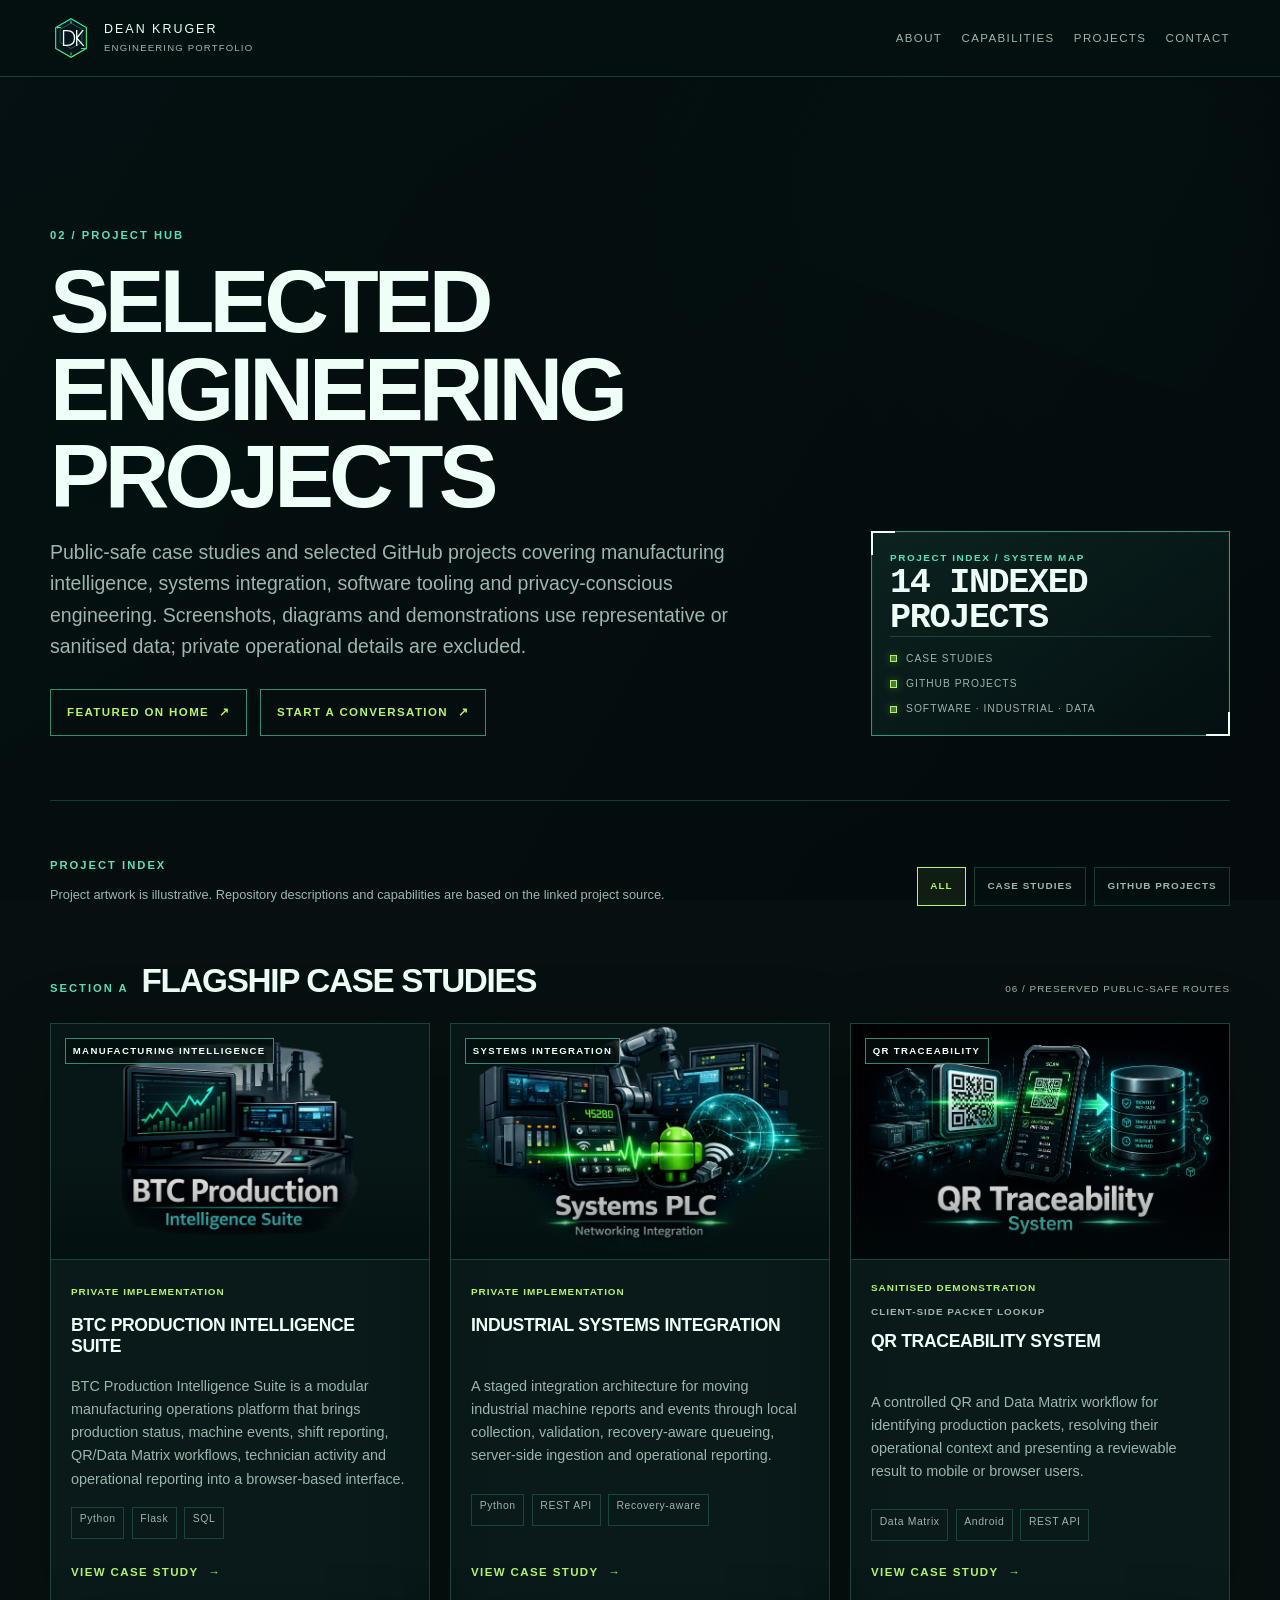
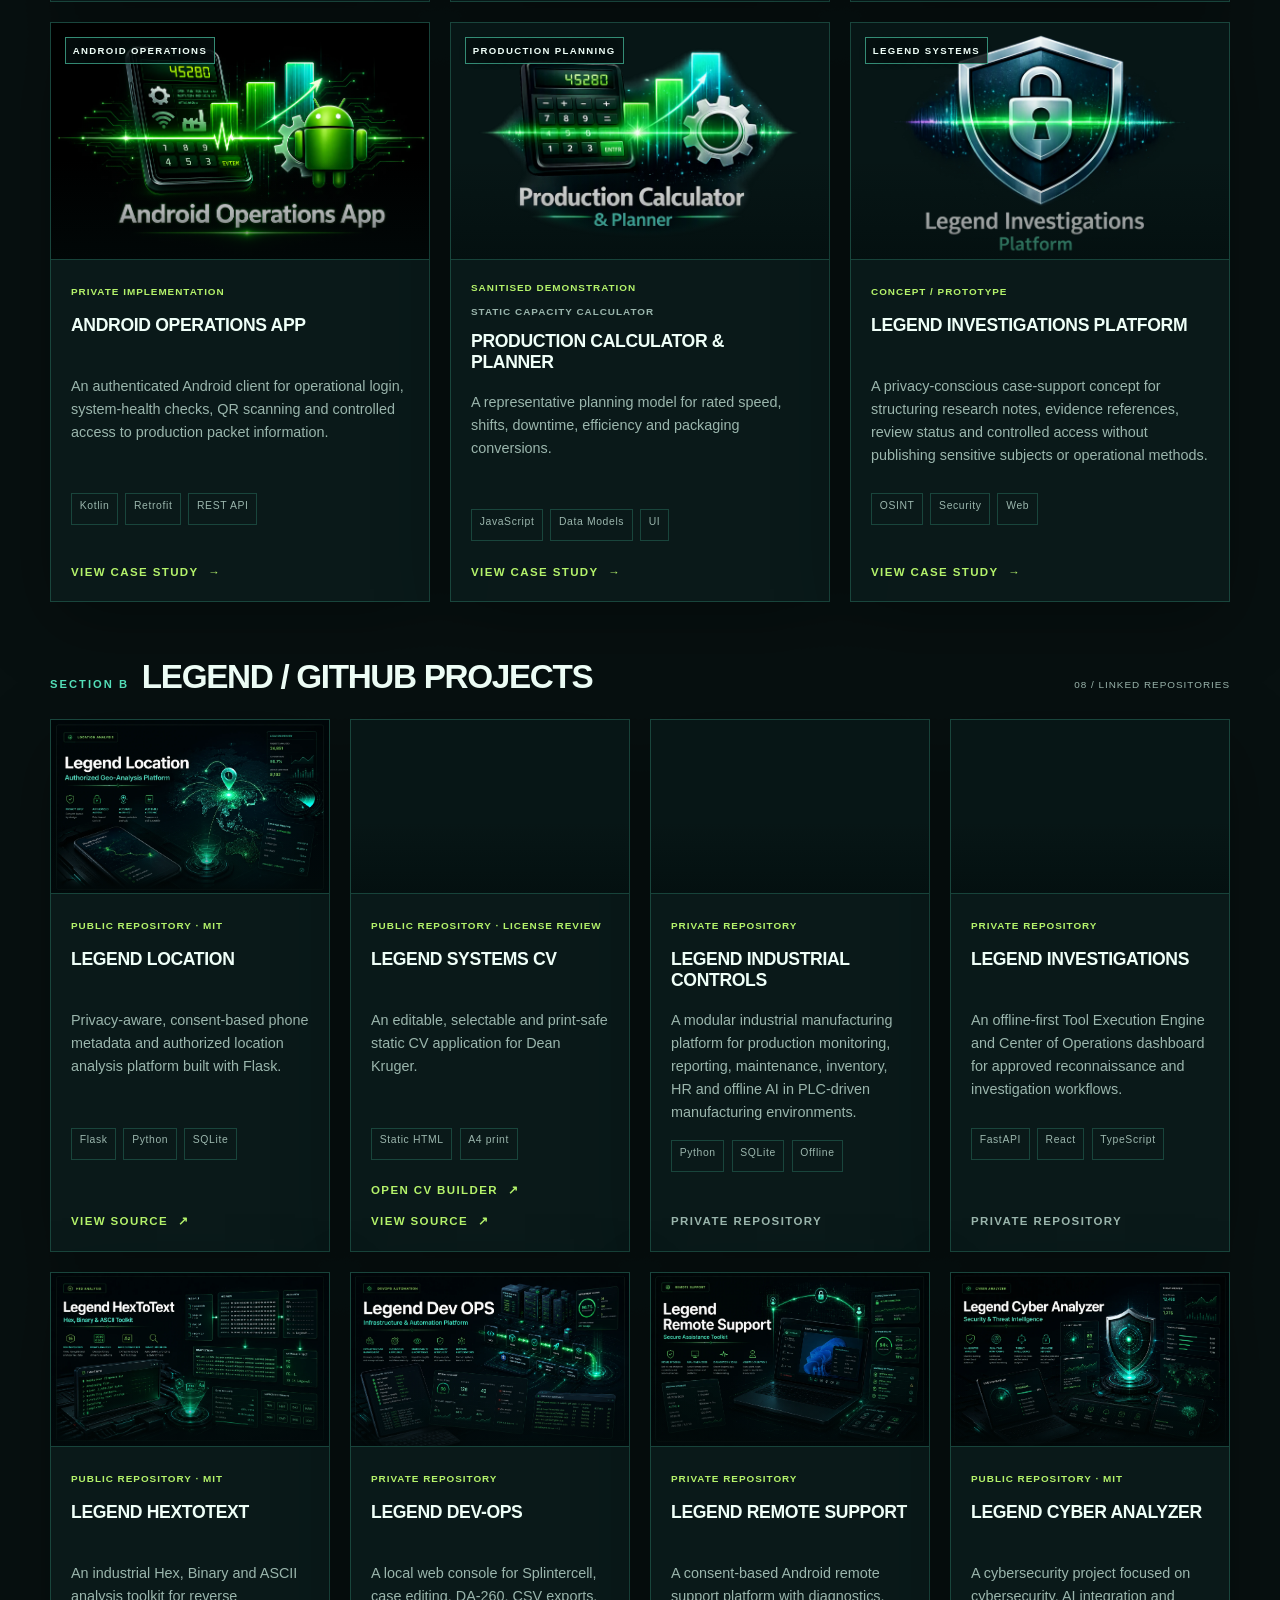
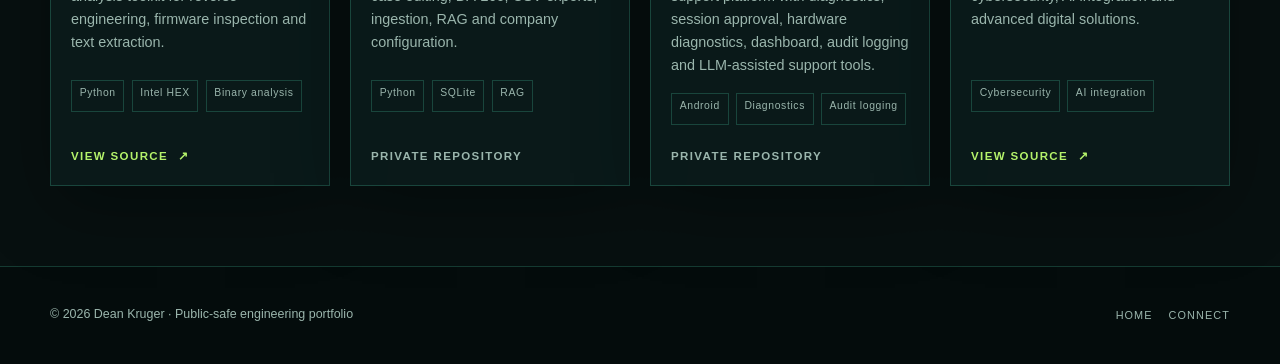
<file: projects/index.html>
<!doctype html>
<html lang="en">
<head>
  <meta charset="utf-8">
  <meta name="viewport" content="width=device-width, initial-scale=1">
  <meta name="description" content="Selected Engineering Projects: public-safe case studies covering manufacturing intelligence, industrial integration, QR traceability, Android operations, capacity planning and privacy-conscious case-support software.">
  <link rel="canonical" href="https://dk4never.github.io/projects/">
  <meta property="og:title" content="Selected Engineering Projects | Dean Kruger">
  <meta property="og:description" content="Public-safe case studies covering manufacturing intelligence, industrial integration, QR traceability, Android operations, capacity planning and privacy-conscious case-support software.">
  <meta property="og:type" content="website">
  <meta property="og:image" content="https://dk4never.github.io/assets/projects/case-studies/web/btc-production-intelligence.png">
  <link rel="icon" href="../assets/ui/favicon.svg" type="image/svg+xml">
  <title>Selected Engineering Projects | Dean Kruger</title>
  <link rel="stylesheet" href="project-pages.css">
</head>
<body>
  <a class="skip-link" href="#main-content">Skip to content</a>
  <header class="project-topbar">
    <div class="project-topbar__inner">
      <a class="project-brand" href="../" aria-label="Dean Kruger home">
        <img src="../assets/logos/dean-mark.svg" width="42" height="42" alt="DK">
        <span>Dean Kruger<small>Engineering portfolio</small></span>
      </a>
      <button class="project-nav__toggle" id="project-nav-toggle" type="button" aria-controls="project-nav" aria-expanded="false">MENU</button>
      <nav class="project-nav" id="project-nav" aria-label="Project navigation">
        <a href="../#about">About</a>
        <a href="../#capabilities">Capabilities</a>
        <a href="./">Projects</a>
        <a href="../#contact">Contact</a>
      </nav>
    </div>
  </header>

  <main class="project-main" id="main-content">
    <div class="project-shell">
      <section class="project-hero project-hero--hub reveal" data-reveal>
        <div class="project-hero__copy">
          <span class="project-eyebrow">02 / Project hub</span>
          <h1>Selected Engineering Projects</h1>
          <p>Public-safe case studies and selected GitHub projects covering manufacturing intelligence, systems integration, software tooling and privacy-conscious engineering. Screenshots, diagrams and demonstrations use representative or sanitised data; private operational details are excluded.</p>
          <div class="project-hero__actions">
            <a class="outline-btn" href="../#projects">Featured on home <span aria-hidden="true">↗</span></a>
            <a class="outline-btn" href="../#contact">Start a conversation <span aria-hidden="true">↗</span></a>
          </div>
        </div>
        <aside class="project-index-hud" aria-label="Project index summary">
          <span class="project-index-hud__label">PROJECT INDEX / SYSTEM MAP</span>
          <strong data-project-count>14 indexed projects</strong>
          <div class="project-index-hud__rows">
            <span><i aria-hidden="true"></i>CASE STUDIES</span>
            <span><i aria-hidden="true"></i>GITHUB PROJECTS</span>
            <span><i aria-hidden="true"></i>SOFTWARE · INDUSTRIAL · DATA</span>
          </div>
        </aside>
      </section>

      <section class="project-index" aria-labelledby="project-grid-title">
        <div class="project-index__toolbar">
          <div>
            <div class="section-kicker" id="project-grid-title">Project index</div>
            <p class="project-artwork-note">Project artwork is illustrative. Repository descriptions and capabilities are based on the linked project source.</p>
          </div>
          <div class="project-filters" role="group" aria-label="Filter projects">
            <button class="project-filter is-active" type="button" data-project-filter="all" aria-pressed="true">ALL</button>
            <button class="project-filter" type="button" data-project-filter="case-study" aria-pressed="false">CASE STUDIES</button>
            <button class="project-filter" type="button" data-project-filter="github" aria-pressed="false">GITHUB PROJECTS</button>
          </div>
        </div>

        <section class="project-group" data-project-group="case-study" aria-labelledby="case-study-title">
          <div class="project-group__heading"><span class="section-kicker">Section A</span><h2 id="case-study-title">Flagship case studies</h2><span class="project-group__count">06 / preserved public-safe routes</span></div>
          <div class="project-hub-grid" data-project-grid="case-studies"></div>
        </section>

        <section class="project-group" data-project-group="github" aria-labelledby="github-project-title">
          <div class="project-group__heading"><span class="section-kicker">Section B</span><h2 id="github-project-title">Legend / GitHub projects</h2><span class="project-group__count">08 / linked repositories</span></div>
          <div class="project-hub-grid project-hub-grid--github" data-project-grid="github-projects"></div>
        </section>

        <noscript><p class="case-panel">Project cards require JavaScript for their shared data rendering. Enable local JavaScript to view the case-study and repository links.</p></noscript>
      </section>
    </div>
  </main>

  <footer class="project-footer">
    <div class="project-footer__inner">
      <p>© 2026 Dean Kruger · Public-safe engineering portfolio</p>
      <nav aria-label="Footer navigation">
        <a href="../">Home</a>
        <a href="../#contact">Connect</a>
      </nav>
    </div>
  </footer>
  <script src="project-data.js"></script>
  <script src="project-pages.js"></script>
</body>
</html>
</file>
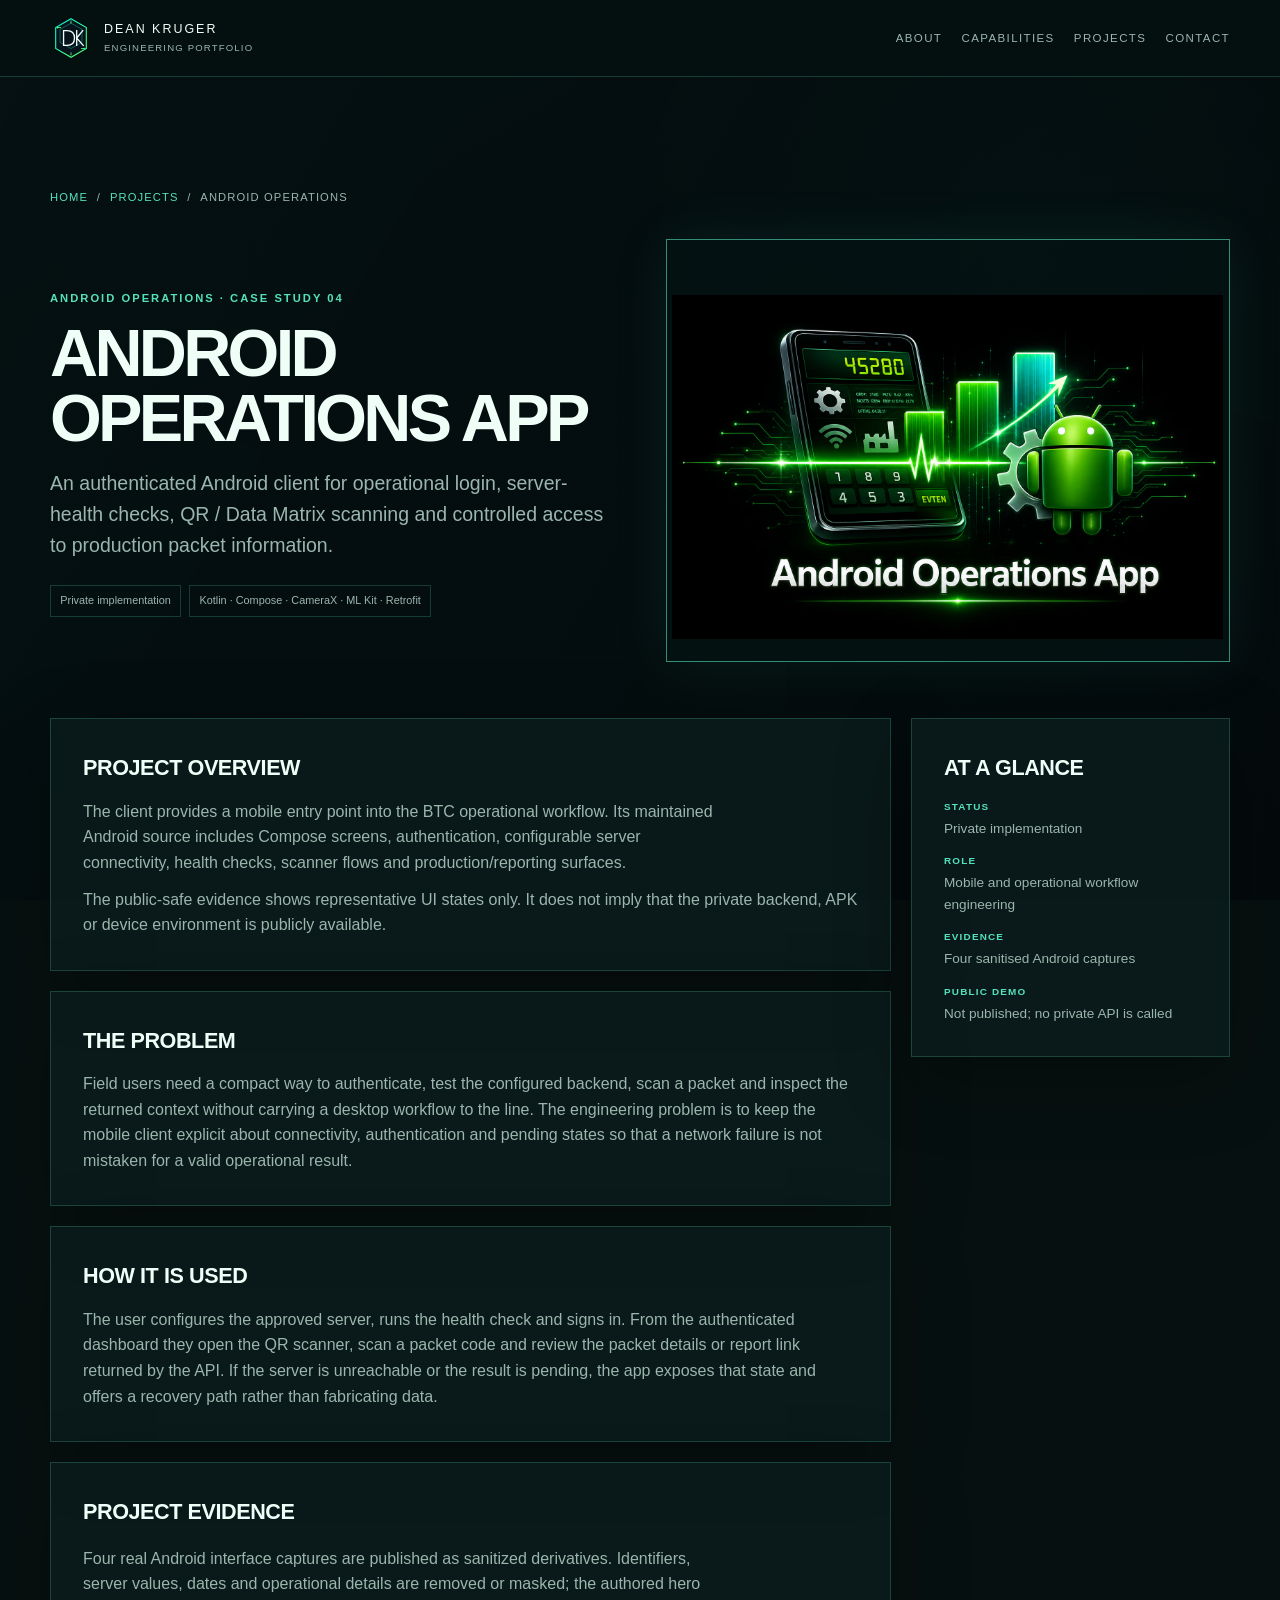
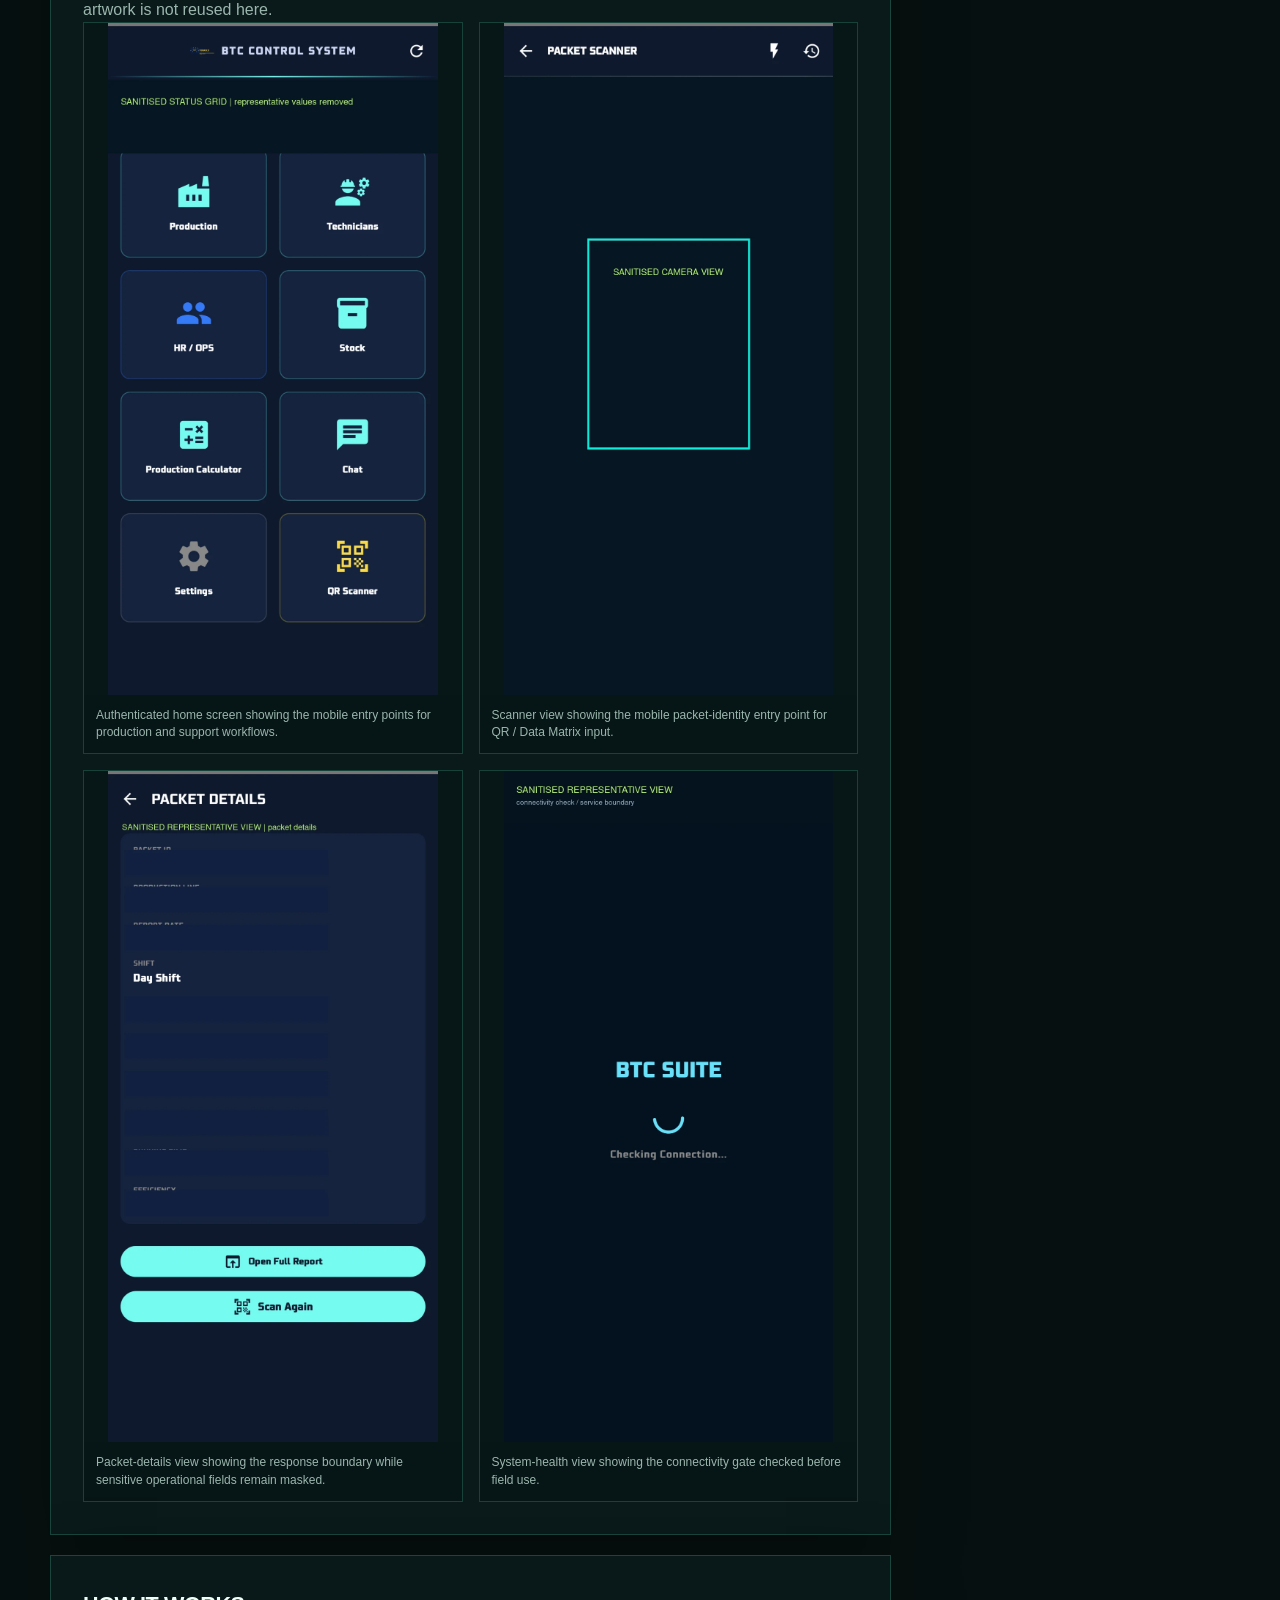
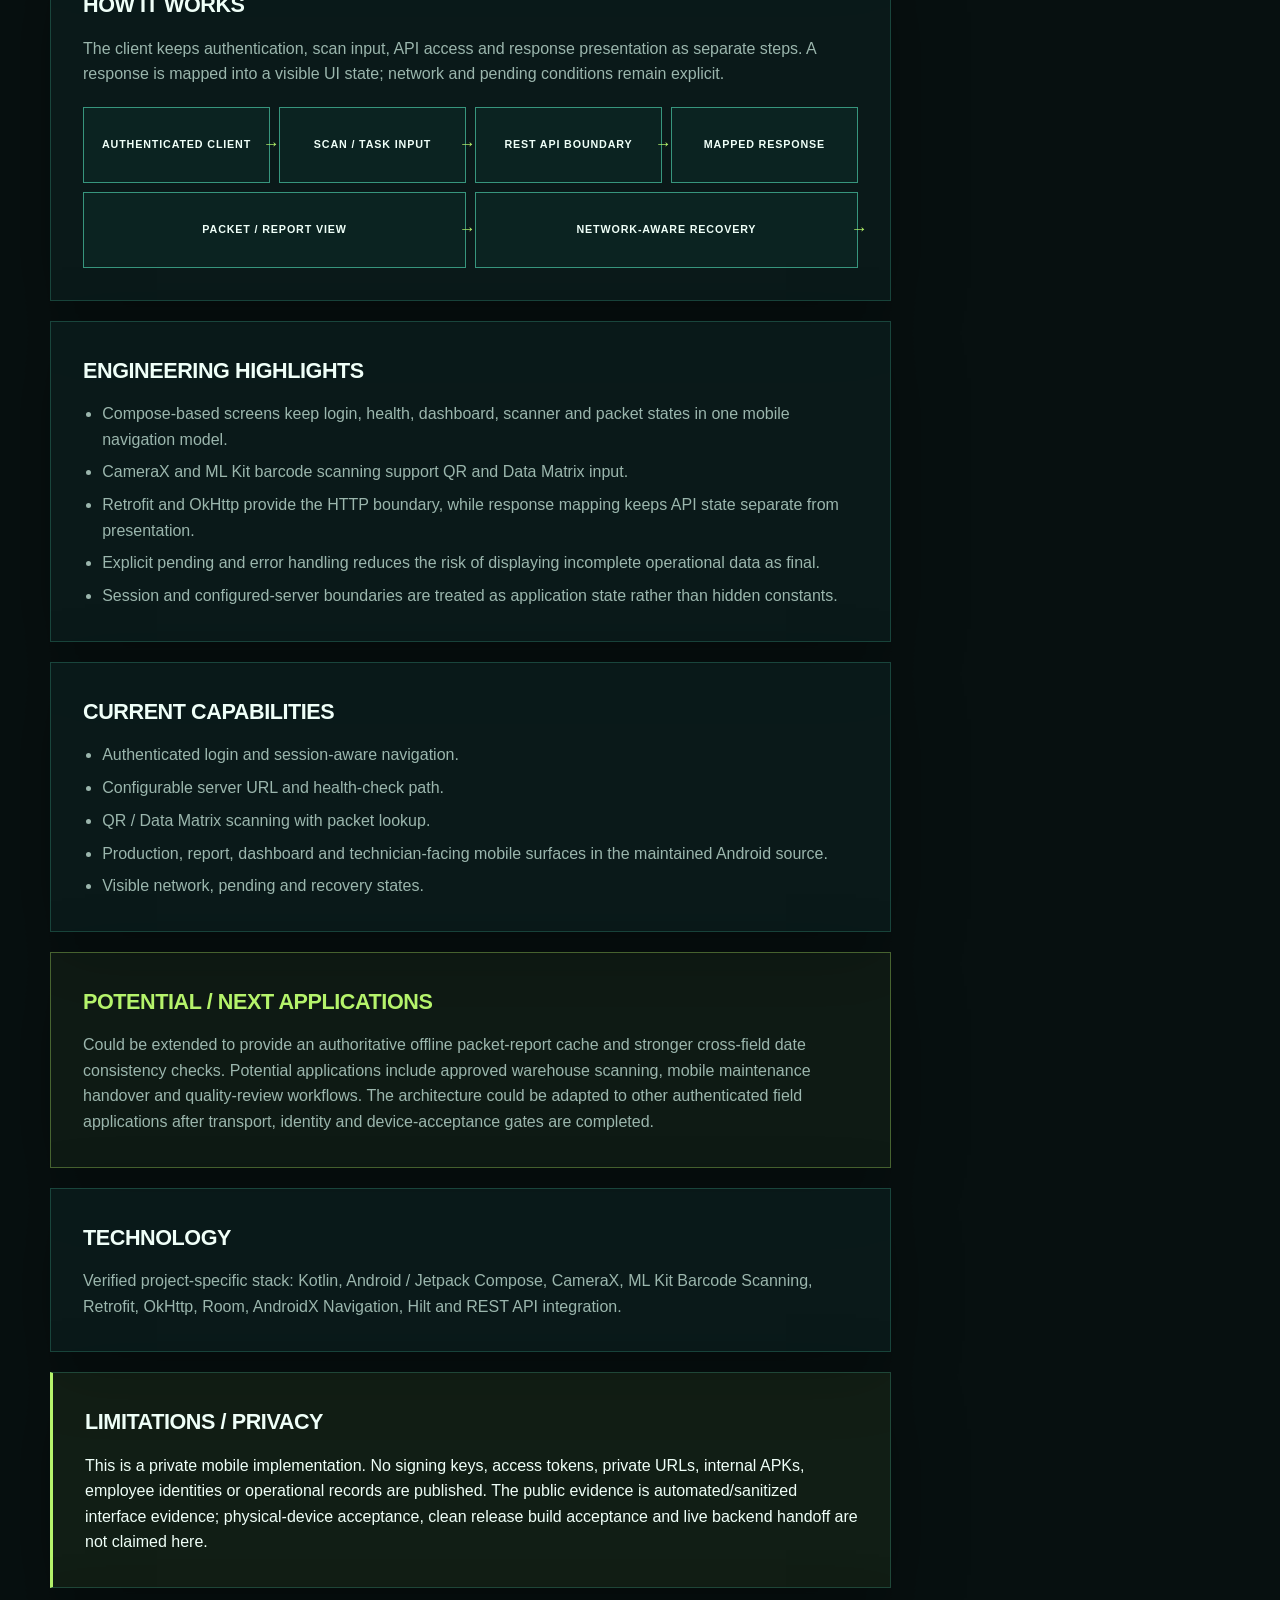
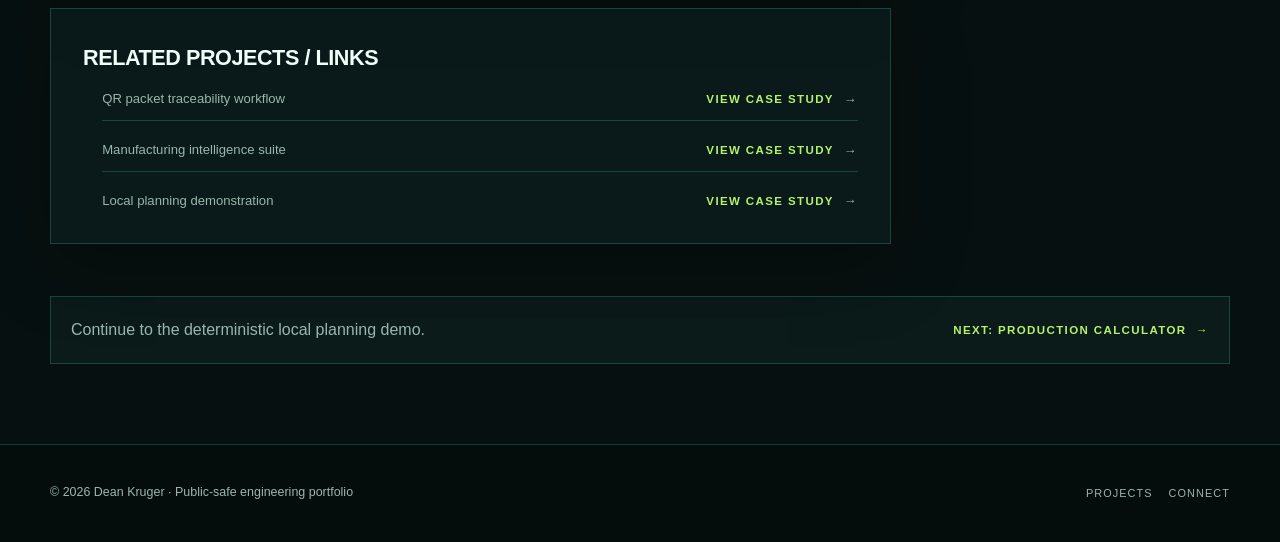
<file: projects/android-operations/index.html>
<!doctype html>
<html lang="en">
<head>
  <meta charset="utf-8">
  <meta name="viewport" content="width=device-width, initial-scale=1">
  <meta name="description" content="Public-safe Android Operations App case study covering authenticated mobile workflows, health checks, scanning and controlled packet access.">
  <link rel="canonical" href="https://dk4never.github.io/projects/android-operations/">
  <meta property="og:title" content="Android Operations App | Dean Kruger">
  <meta property="og:description" content="A sanitised mobile workflow for authenticated login, health checks, QR scanning, packet information and network-aware field use.">
  <meta property="og:type" content="article">
  <meta property="og:image" content="https://dk4never.github.io/assets/projects/case-studies/web/android-operations-app.png">
  <link rel="icon" href="../../assets/ui/favicon.svg" type="image/svg+xml">
  <title>Android Operations App | Dean Kruger</title>
  <link rel="stylesheet" href="../project-pages.css">
</head>
<body>
  <a class="skip-link" href="#main-content">Skip to content</a>
  <header class="project-topbar"><div class="project-topbar__inner"><a class="project-brand" href="../../" aria-label="Dean Kruger home"><img src="../../assets/logos/dean-mark.svg" width="42" height="42" alt="DK"><span>Dean Kruger<small>Engineering portfolio</small></span></a><button class="project-nav__toggle" id="project-nav-toggle" type="button" aria-controls="project-nav" aria-expanded="false">MENU</button><nav class="project-nav" id="project-nav" aria-label="Project navigation"><a href="../../#about">About</a><a href="../../#capabilities">Capabilities</a><a href="../">Projects</a><a href="../../#contact">Contact</a></nav></div></header>
  <main class="project-main" id="main-content"><div class="project-shell">
    <nav class="breadcrumbs" aria-label="Breadcrumb"><a href="../../">Home</a><span aria-hidden="true">/</span><a href="../">Projects</a><span aria-hidden="true">/</span><span aria-current="page">Android Operations</span></nav>
    <section class="case-hero reveal" data-reveal><div><span class="project-eyebrow">Android operations · Case study 04</span><h1>Android Operations App</h1><p class="case-hero__summary">An authenticated Android client for operational login, server-health checks, QR / Data Matrix scanning and controlled access to production packet information.</p><div class="case-hero__meta"><span>Private implementation</span><span>Kotlin · Compose · CameraX · ML Kit · Retrofit</span></div></div><picture class="case-hero__art"><source srcset="../../assets/projects/case-studies/web/android-operations-app.webp" type="image/webp"><img src="../../assets/projects/case-studies/web/android-operations-app.png" width="1600" height="997" alt="Android operational scanning and mobile workflow authored project artwork."></picture></section>
    <div class="case-layout"><div class="case-content">
      <section class="case-panel reveal" data-reveal><h2>PROJECT OVERVIEW</h2><p class="case-section__intro">The client provides a mobile entry point into the BTC operational workflow. Its maintained Android source includes Compose screens, authentication, configurable server connectivity, health checks, scanner flows and production/reporting surfaces.</p><p>The public-safe evidence shows representative UI states only. It does not imply that the private backend, APK or device environment is publicly available.</p></section>
      <section class="case-panel reveal" data-reveal><h2>THE PROBLEM</h2><p>Field users need a compact way to authenticate, test the configured backend, scan a packet and inspect the returned context without carrying a desktop workflow to the line. The engineering problem is to keep the mobile client explicit about connectivity, authentication and pending states so that a network failure is not mistaken for a valid operational result.</p></section>
      <section class="case-panel reveal" data-reveal><h2>HOW IT IS USED</h2><p>The user configures the approved server, runs the health check and signs in. From the authenticated dashboard they open the QR scanner, scan a packet code and review the packet details or report link returned by the API. If the server is unreachable or the result is pending, the app exposes that state and offers a recovery path rather than fabricating data.</p></section>
      <section class="case-panel case-evidence case-evidence--mobile reveal" data-reveal><h2>PROJECT EVIDENCE</h2><p class="case-section__intro">Four real Android interface captures are published as sanitized derivatives. Identifiers, server values, dates and operational details are removed or masked; the authored hero artwork is not reused here.</p><div class="evidence-grid evidence-grid--mobile"><figure class="evidence-card"><picture><source srcset="../../assets/projects/case-studies/screenshots/android/android-home-sanitised.webp" type="image/webp"><img src="../../assets/projects/case-studies/screenshots/android/android-home-sanitised.png" alt="Sanitised Android operations home screen showing production and support modules."></picture><figcaption>Authenticated home screen showing the mobile entry points for production and support workflows.</figcaption></figure><figure class="evidence-card"><picture><source srcset="../../assets/projects/case-studies/screenshots/android/android-qr-scan-sanitised.webp" type="image/webp"><img src="../../assets/projects/case-studies/screenshots/android/android-qr-scan-sanitised.png" alt="Sanitised Android QR scanner screen showing a representative scan state."></picture><figcaption>Scanner view showing the mobile packet-identity entry point for QR / Data Matrix input.</figcaption></figure><figure class="evidence-card"><picture><source srcset="../../assets/projects/case-studies/screenshots/android/android-packet-details-sanitised.webp" type="image/webp"><img src="../../assets/projects/case-studies/screenshots/android/android-packet-details-sanitised.png" alt="Sanitised Android packet details screen with operational fields masked."></picture><figcaption>Packet-details view showing the response boundary while sensitive operational fields remain masked.</figcaption></figure><figure class="evidence-card"><picture><source srcset="../../assets/projects/case-studies/screenshots/android/android-system-health-sanitised.webp" type="image/webp"><img src="../../assets/projects/case-studies/screenshots/android/android-system-health-sanitised.png" alt="Sanitised Android server-health screen showing a representative status check."></picture><figcaption>System-health view showing the connectivity gate checked before field use.</figcaption></figure></div></section>
      <section class="case-panel reveal" data-reveal><h2>HOW IT WORKS</h2><p>The client keeps authentication, scan input, API access and response presentation as separate steps. A response is mapped into a visible UI state; network and pending conditions remain explicit.</p><div class="flow-diagram" role="img" aria-label="Authenticated Android client receives scan or task input, calls the REST API boundary, maps the validated response and exposes network-aware recovery states."><div class="flow-node">Authenticated client</div><div class="flow-node">Scan / task input</div><div class="flow-node">REST API boundary</div><div class="flow-node">Mapped response</div><div class="flow-node flow-node--wide">Packet / report view</div><div class="flow-node flow-node--wide">Network-aware recovery</div></div></section>
      <section class="case-panel reveal" data-reveal><h2>ENGINEERING HIGHLIGHTS</h2><ul><li>Compose-based screens keep login, health, dashboard, scanner and packet states in one mobile navigation model.</li><li>CameraX and ML Kit barcode scanning support QR and Data Matrix input.</li><li>Retrofit and OkHttp provide the HTTP boundary, while response mapping keeps API state separate from presentation.</li><li>Explicit pending and error handling reduces the risk of displaying incomplete operational data as final.</li><li>Session and configured-server boundaries are treated as application state rather than hidden constants.</li></ul></section>
      <section class="case-panel reveal" data-reveal><h2>CURRENT CAPABILITIES</h2><ul><li>Authenticated login and session-aware navigation.</li><li>Configurable server URL and health-check path.</li><li>QR / Data Matrix scanning with packet lookup.</li><li>Production, report, dashboard and technician-facing mobile surfaces in the maintained Android source.</li><li>Visible network, pending and recovery states.</li></ul></section>
      <section class="case-panel case-panel--future reveal" data-reveal><h2>POTENTIAL / NEXT APPLICATIONS</h2><p>Could be extended to provide an authoritative offline packet-report cache and stronger cross-field date consistency checks. Potential applications include approved warehouse scanning, mobile maintenance handover and quality-review workflows. The architecture could be adapted to other authenticated field applications after transport, identity and device-acceptance gates are completed.</p></section>
      <section class="case-panel reveal" data-reveal><h2>TECHNOLOGY</h2><p>Verified project-specific stack: Kotlin, Android / Jetpack Compose, CameraX, ML Kit Barcode Scanning, Retrofit, OkHttp, Room, AndroidX Navigation, Hilt and REST API integration.</p></section>
      <section class="case-panel case-panel--privacy reveal" data-reveal><h2>LIMITATIONS / PRIVACY</h2><p>This is a private mobile implementation. No signing keys, access tokens, private URLs, internal APKs, employee identities or operational records are published. The public evidence is automated/sanitized interface evidence; physical-device acceptance, clean release build acceptance and live backend handoff are not claimed here.</p></section>
      <section class="case-panel reveal" data-reveal><h2>RELATED PROJECTS / LINKS</h2><ul class="related-list"><li><span>QR packet traceability workflow</span><a class="text-link" href="../qr-traceability/">VIEW CASE STUDY <span aria-hidden="true">→</span></a></li><li><span>Manufacturing intelligence suite</span><a class="text-link" href="../btc-production-intelligence/">VIEW CASE STUDY <span aria-hidden="true">→</span></a></li><li><span>Local planning demonstration</span><a class="text-link" href="../production-calculator/">VIEW CASE STUDY <span aria-hidden="true">→</span></a></li></ul></section>
    </div><aside class="case-aside"><section class="case-panel"><h2>AT A GLANCE</h2><dl class="aside-list"><div><dt>Status</dt><dd>Private implementation</dd></div><div><dt>Role</dt><dd>Mobile and operational workflow engineering</dd></div><div><dt>Evidence</dt><dd>Four sanitised Android captures</dd></div><div><dt>Public demo</dt><dd>Not published; no private API is called</dd></div></dl></section></aside></div>
    <div class="case-cta"><p>Continue to the deterministic local planning demo.</p><a class="text-link" href="../production-calculator/">NEXT: PRODUCTION CALCULATOR <span aria-hidden="true">→</span></a></div>
  </div></main>
  <footer class="project-footer"><div class="project-footer__inner"><p>© 2026 Dean Kruger · Public-safe engineering portfolio</p><nav aria-label="Footer navigation"><a href="../">Projects</a><a href="../../#contact">Connect</a></nav></div></footer><script src="../project-pages.js"></script>
</body>
</html>
</file>
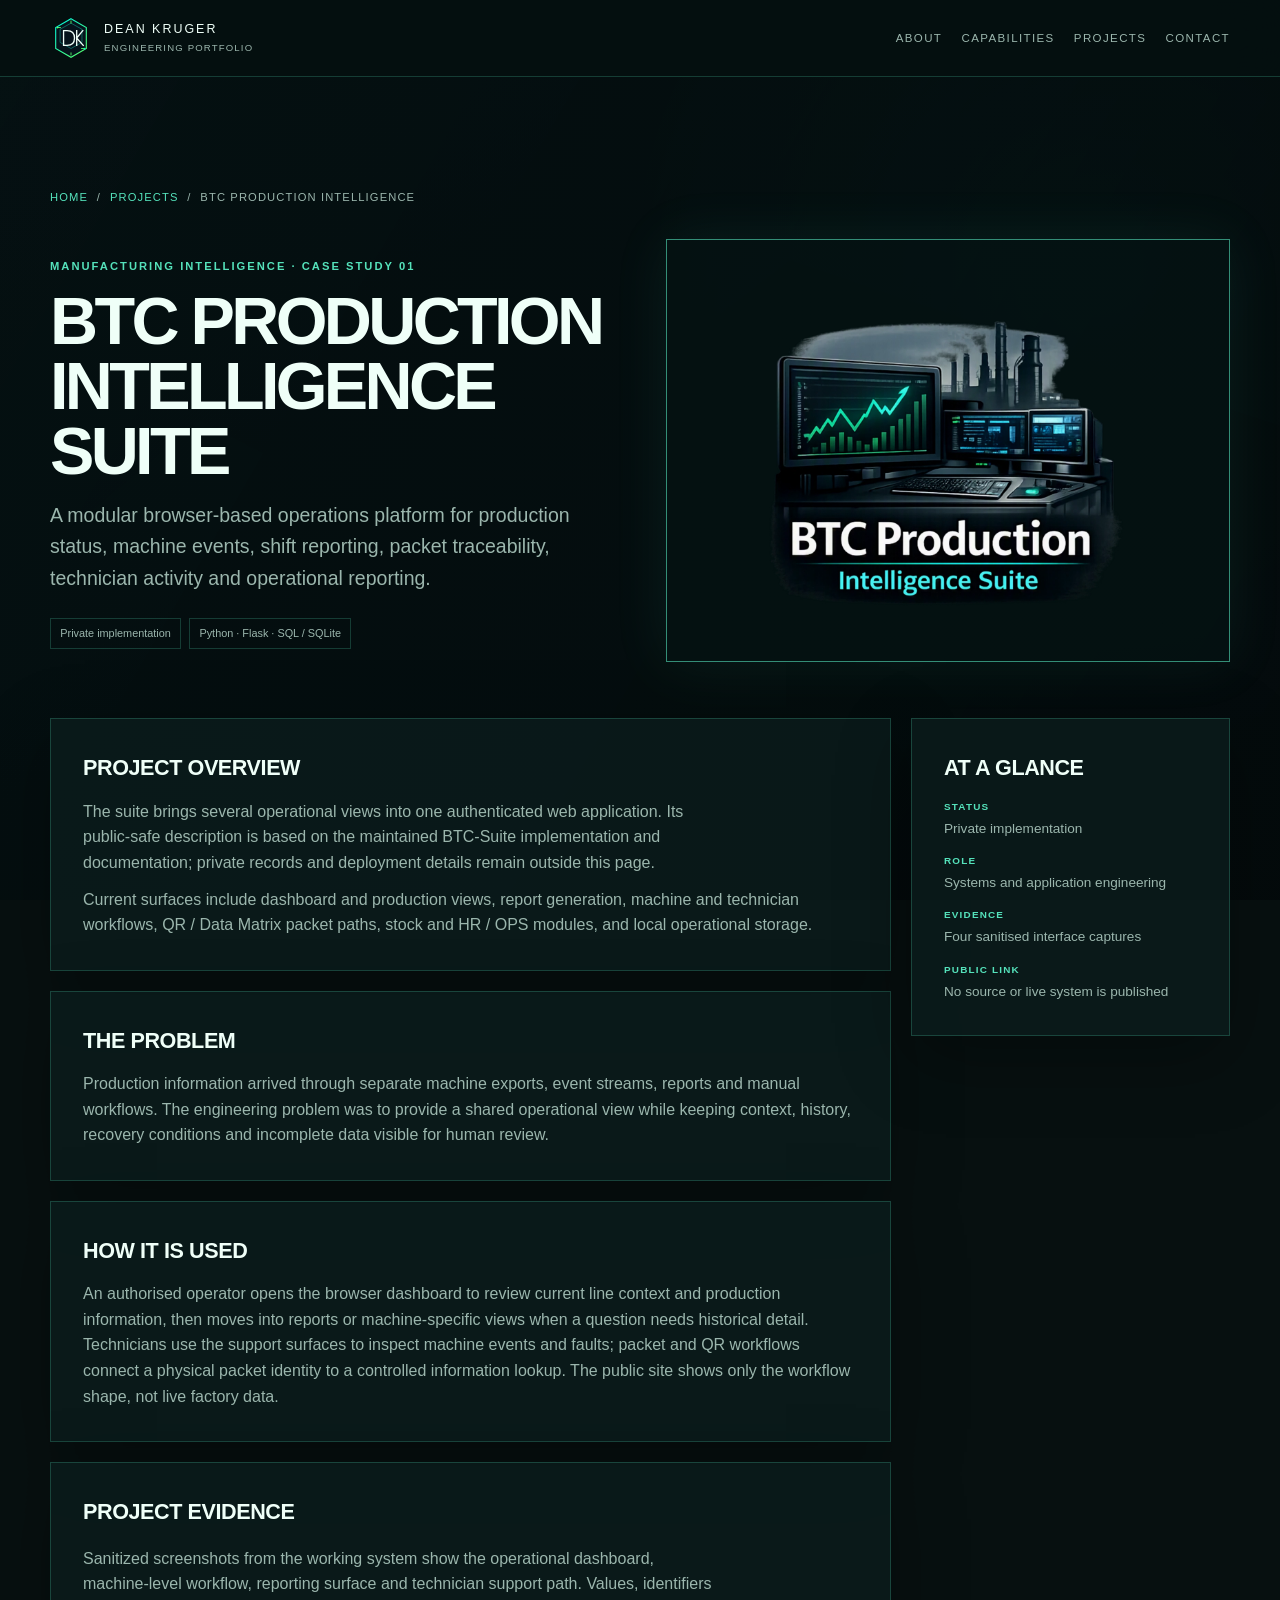
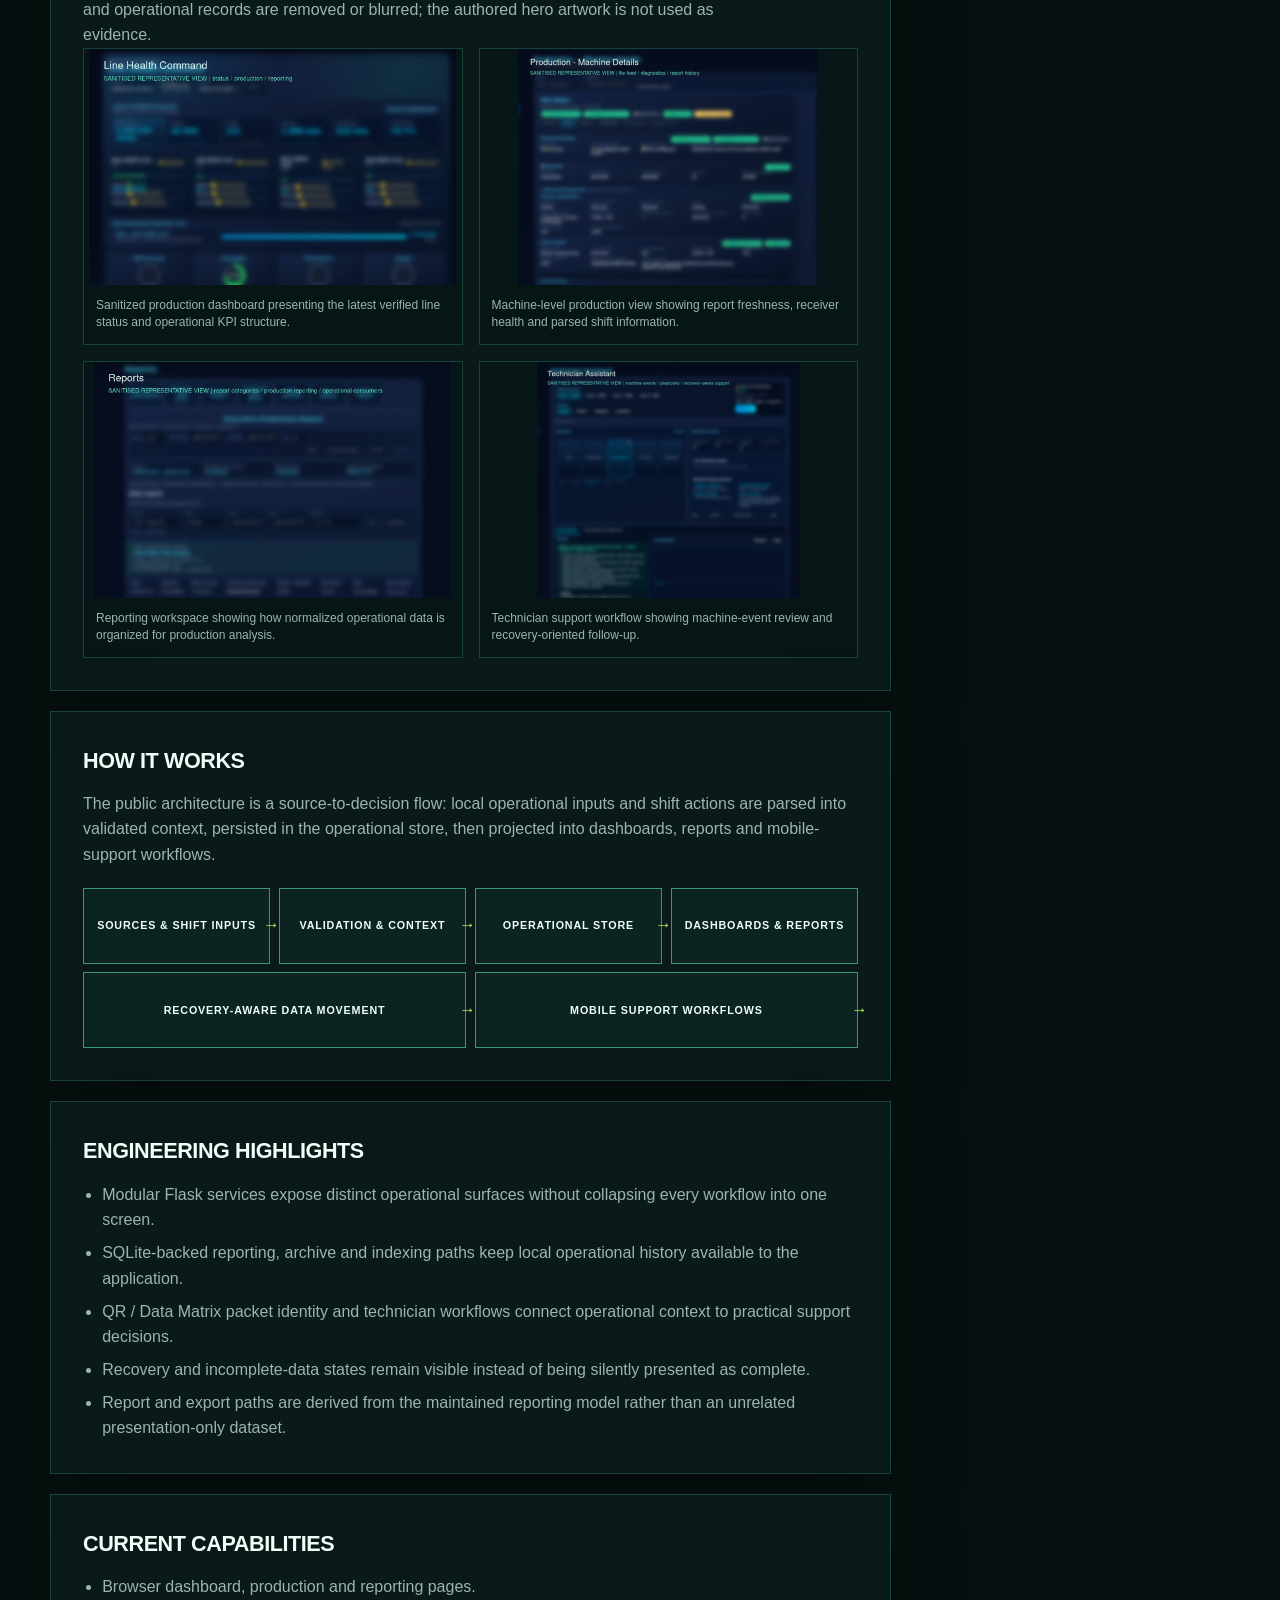
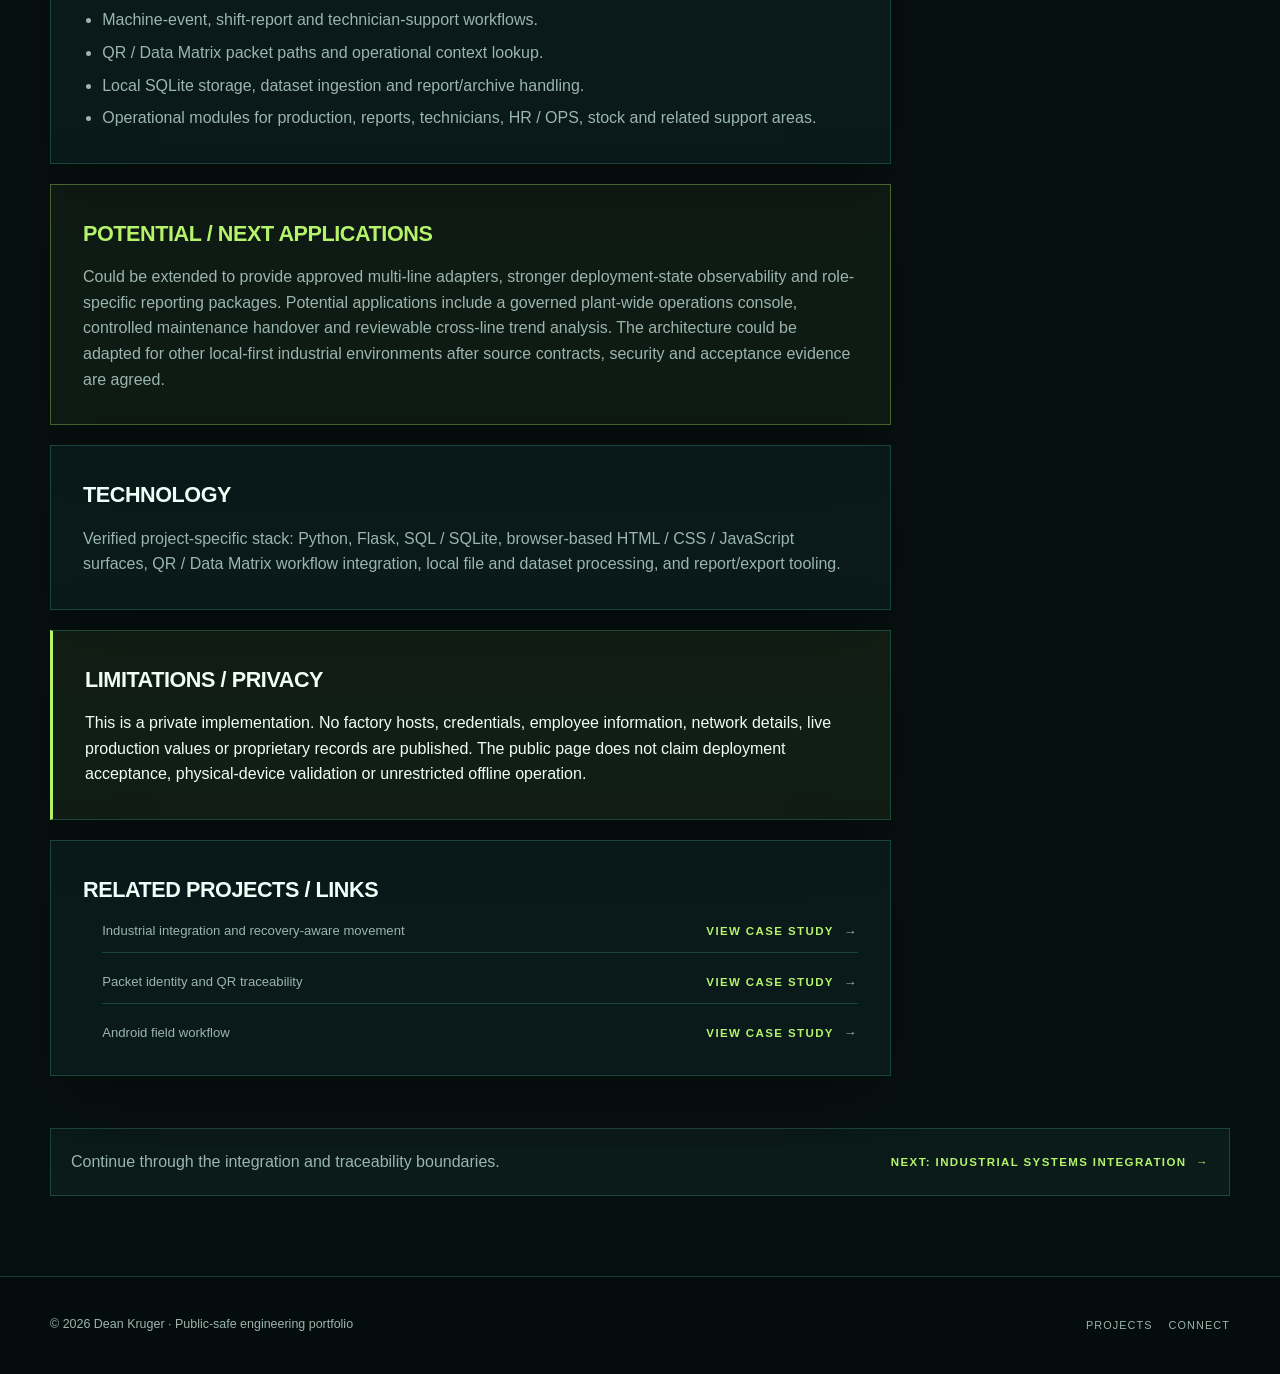
<file: projects/btc-production-intelligence/index.html>
<!doctype html>
<html lang="en">
<head>
  <meta charset="utf-8">
  <meta name="viewport" content="width=device-width, initial-scale=1">
  <meta name="description" content="Public-safe BTC Production Intelligence Suite case study covering browser dashboards, reporting, traceability and technician workflows.">
  <link rel="canonical" href="https://dk4never.github.io/projects/btc-production-intelligence/">
  <meta property="og:title" content="BTC Production Intelligence Suite | Dean Kruger">
  <meta property="og:description" content="A public-safe case study of production visibility, reporting, traceability and support workflows.">
  <meta property="og:type" content="article">
  <meta property="og:image" content="https://dk4never.github.io/assets/projects/case-studies/web/btc-production-intelligence.png">
  <link rel="icon" href="../../assets/ui/favicon.svg" type="image/svg+xml">
  <title>BTC Production Intelligence Suite | Dean Kruger</title>
  <link rel="stylesheet" href="../project-pages.css">
</head>
<body>
  <a class="skip-link" href="#main-content">Skip to content</a>
  <header class="project-topbar"><div class="project-topbar__inner"><a class="project-brand" href="../../" aria-label="Dean Kruger home"><img src="../../assets/logos/dean-mark.svg" width="42" height="42" alt="DK"><span>Dean Kruger<small>Engineering portfolio</small></span></a><button class="project-nav__toggle" id="project-nav-toggle" type="button" aria-controls="project-nav" aria-expanded="false">MENU</button><nav class="project-nav" id="project-nav" aria-label="Project navigation"><a href="../../#about">About</a><a href="../../#capabilities">Capabilities</a><a href="../">Projects</a><a href="../../#contact">Contact</a></nav></div></header>
  <main class="project-main" id="main-content"><div class="project-shell">
    <nav class="breadcrumbs" aria-label="Breadcrumb"><a href="../../">Home</a><span aria-hidden="true">/</span><a href="../">Projects</a><span aria-hidden="true">/</span><span aria-current="page">BTC Production Intelligence</span></nav>
    <section class="case-hero reveal" data-reveal>
      <div><span class="project-eyebrow">Manufacturing intelligence · Case study 01</span><h1>BTC Production Intelligence Suite</h1><p class="case-hero__summary">A modular browser-based operations platform for production status, machine events, shift reporting, packet traceability, technician activity and operational reporting.</p><div class="case-hero__meta"><span>Private implementation</span><span>Python · Flask · SQL / SQLite</span></div></div>
      <picture class="case-hero__art"><source srcset="../../assets/projects/case-studies/web/btc-production-intelligence.webp" type="image/webp"><img src="../../assets/projects/case-studies/web/btc-production-intelligence.png" width="1600" height="997" alt="Industrial production intelligence monitoring and reporting authored project artwork."></picture>
    </section>
    <div class="case-layout"><div class="case-content">
      <section class="case-panel reveal" data-reveal><h2>PROJECT OVERVIEW</h2><p class="case-section__intro">The suite brings several operational views into one authenticated web application. Its public-safe description is based on the maintained BTC-Suite implementation and documentation; private records and deployment details remain outside this page.</p><p>Current surfaces include dashboard and production views, report generation, machine and technician workflows, QR / Data Matrix packet paths, stock and HR / OPS modules, and local operational storage.</p></section>
      <section class="case-panel reveal" data-reveal><h2>THE PROBLEM</h2><p>Production information arrived through separate machine exports, event streams, reports and manual workflows. The engineering problem was to provide a shared operational view while keeping context, history, recovery conditions and incomplete data visible for human review.</p></section>
      <section class="case-panel reveal" data-reveal><h2>HOW IT IS USED</h2><p>An authorised operator opens the browser dashboard to review current line context and production information, then moves into reports or machine-specific views when a question needs historical detail. Technicians use the support surfaces to inspect machine events and faults; packet and QR workflows connect a physical packet identity to a controlled information lookup. The public site shows only the workflow shape, not live factory data.</p></section>
      <section class="case-panel case-evidence reveal" data-reveal><h2>PROJECT EVIDENCE</h2><p class="case-section__intro">Sanitized screenshots from the working system show the operational dashboard, machine-level workflow, reporting surface and technician support path. Values, identifiers and operational records are removed or blurred; the authored hero artwork is not used as evidence.</p><div class="evidence-grid"><figure class="evidence-card"><picture><source srcset="../../assets/projects/case-studies/screenshots/btc-dashboard-sanitised.webp" type="image/webp"><img src="../../assets/projects/case-studies/screenshots/btc-dashboard-sanitised.png" alt="Sanitized BTC production dashboard presenting verified line status and KPI structure."></picture><figcaption>Sanitized production dashboard presenting the latest verified line status and operational KPI structure.</figcaption></figure><figure class="evidence-card"><picture><source srcset="../../assets/projects/case-studies/screenshots/btc-production-workflow-sanitised.webp" type="image/webp"><img src="../../assets/projects/case-studies/screenshots/btc-production-workflow-sanitised.png" alt="Sanitized BTC machine-level production view showing report freshness and receiver health."></picture><figcaption>Machine-level production view showing report freshness, receiver health and parsed shift information.</figcaption></figure><figure class="evidence-card"><picture><source srcset="../../assets/projects/case-studies/screenshots/btc-reporting-sanitised.webp" type="image/webp"><img src="../../assets/projects/case-studies/screenshots/btc-reporting-sanitised.png" alt="Sanitized BTC reporting workspace showing normalized operational data structure."></picture><figcaption>Reporting workspace showing how normalized operational data is organized for production analysis.</figcaption></figure><figure class="evidence-card"><picture><source srcset="../../assets/projects/case-studies/screenshots/btc-technician-workflow-sanitised.webp" type="image/webp"><img src="../../assets/projects/case-studies/screenshots/btc-technician-workflow-sanitised.png" alt="Sanitized BTC technician support workflow showing machine-event review."></picture><figcaption>Technician support workflow showing machine-event review and recovery-oriented follow-up.</figcaption></figure></div></section>
      <section class="case-panel reveal" data-reveal><h2>HOW IT WORKS</h2><p>The public architecture is a source-to-decision flow: local operational inputs and shift actions are parsed into validated context, persisted in the operational store, then projected into dashboards, reports and mobile-support workflows.</p><div class="flow-diagram" role="img" aria-label="Operational sources and shift inputs feed validation and context, an operational store, dashboards and reports, recovery-aware movement and mobile support workflows."><div class="flow-node">Sources &amp; shift inputs</div><div class="flow-node">Validation &amp; context</div><div class="flow-node">Operational store</div><div class="flow-node">Dashboards &amp; reports</div><div class="flow-node flow-node--wide">Recovery-aware data movement</div><div class="flow-node flow-node--wide">Mobile support workflows</div></div></section>
      <section class="case-panel reveal" data-reveal><h2>ENGINEERING HIGHLIGHTS</h2><ul><li>Modular Flask services expose distinct operational surfaces without collapsing every workflow into one screen.</li><li>SQLite-backed reporting, archive and indexing paths keep local operational history available to the application.</li><li>QR / Data Matrix packet identity and technician workflows connect operational context to practical support decisions.</li><li>Recovery and incomplete-data states remain visible instead of being silently presented as complete.</li><li>Report and export paths are derived from the maintained reporting model rather than an unrelated presentation-only dataset.</li></ul></section>
      <section class="case-panel reveal" data-reveal><h2>CURRENT CAPABILITIES</h2><ul><li>Browser dashboard, production and reporting pages.</li><li>Machine-event, shift-report and technician-support workflows.</li><li>QR / Data Matrix packet paths and operational context lookup.</li><li>Local SQLite storage, dataset ingestion and report/archive handling.</li><li>Operational modules for production, reports, technicians, HR / OPS, stock and related support areas.</li></ul></section>
      <section class="case-panel case-panel--future reveal" data-reveal><h2>POTENTIAL / NEXT APPLICATIONS</h2><p>Could be extended to provide approved multi-line adapters, stronger deployment-state observability and role-specific reporting packages. Potential applications include a governed plant-wide operations console, controlled maintenance handover and reviewable cross-line trend analysis. The architecture could be adapted for other local-first industrial environments after source contracts, security and acceptance evidence are agreed.</p></section>
      <section class="case-panel reveal" data-reveal><h2>TECHNOLOGY</h2><p>Verified project-specific stack: Python, Flask, SQL / SQLite, browser-based HTML / CSS / JavaScript surfaces, QR / Data Matrix workflow integration, local file and dataset processing, and report/export tooling.</p></section>
      <section class="case-panel case-panel--privacy reveal" data-reveal><h2>LIMITATIONS / PRIVACY</h2><p>This is a private implementation. No factory hosts, credentials, employee information, network details, live production values or proprietary records are published. The public page does not claim deployment acceptance, physical-device validation or unrestricted offline operation.</p></section>
      <section class="case-panel reveal" data-reveal><h2>RELATED PROJECTS / LINKS</h2><ul class="related-list"><li><span>Industrial integration and recovery-aware movement</span><a class="text-link" href="../industrial-integration/">VIEW CASE STUDY <span aria-hidden="true">→</span></a></li><li><span>Packet identity and QR traceability</span><a class="text-link" href="../qr-traceability/">VIEW CASE STUDY <span aria-hidden="true">→</span></a></li><li><span>Android field workflow</span><a class="text-link" href="../android-operations/">VIEW CASE STUDY <span aria-hidden="true">→</span></a></li></ul></section>
    </div><aside class="case-aside"><section class="case-panel"><h2>AT A GLANCE</h2><dl class="aside-list"><div><dt>Status</dt><dd>Private implementation</dd></div><div><dt>Role</dt><dd>Systems and application engineering</dd></div><div><dt>Evidence</dt><dd>Four sanitised interface captures</dd></div><div><dt>Public link</dt><dd>No source or live system is published</dd></div></dl></section></aside></div>
    <div class="case-cta"><p>Continue through the integration and traceability boundaries.</p><a class="text-link" href="../industrial-integration/">NEXT: INDUSTRIAL SYSTEMS INTEGRATION <span aria-hidden="true">→</span></a></div>
  </div></main>
  <footer class="project-footer"><div class="project-footer__inner"><p>© 2026 Dean Kruger · Public-safe engineering portfolio</p><nav aria-label="Footer navigation"><a href="../">Projects</a><a href="../../#contact">Connect</a></nav></div></footer>
  <script src="../project-pages.js"></script>
</body>
</html>
</file>
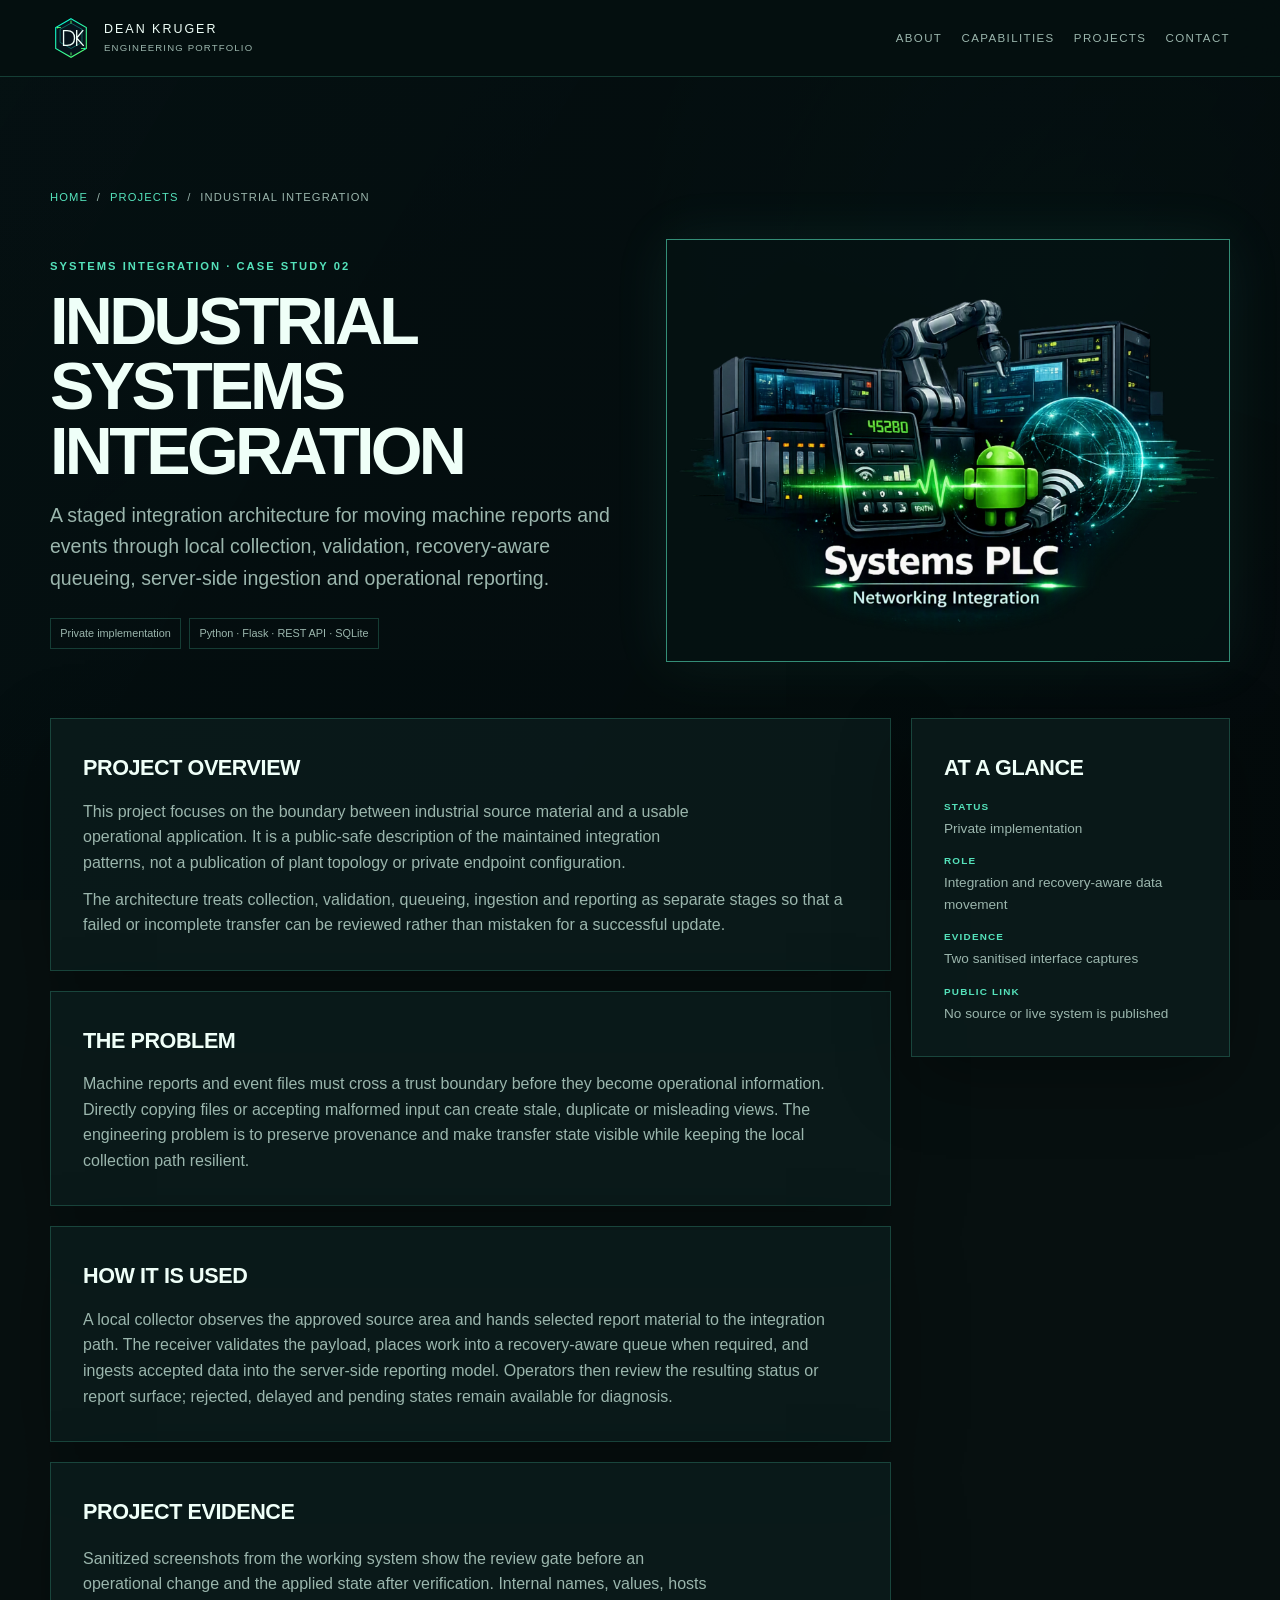
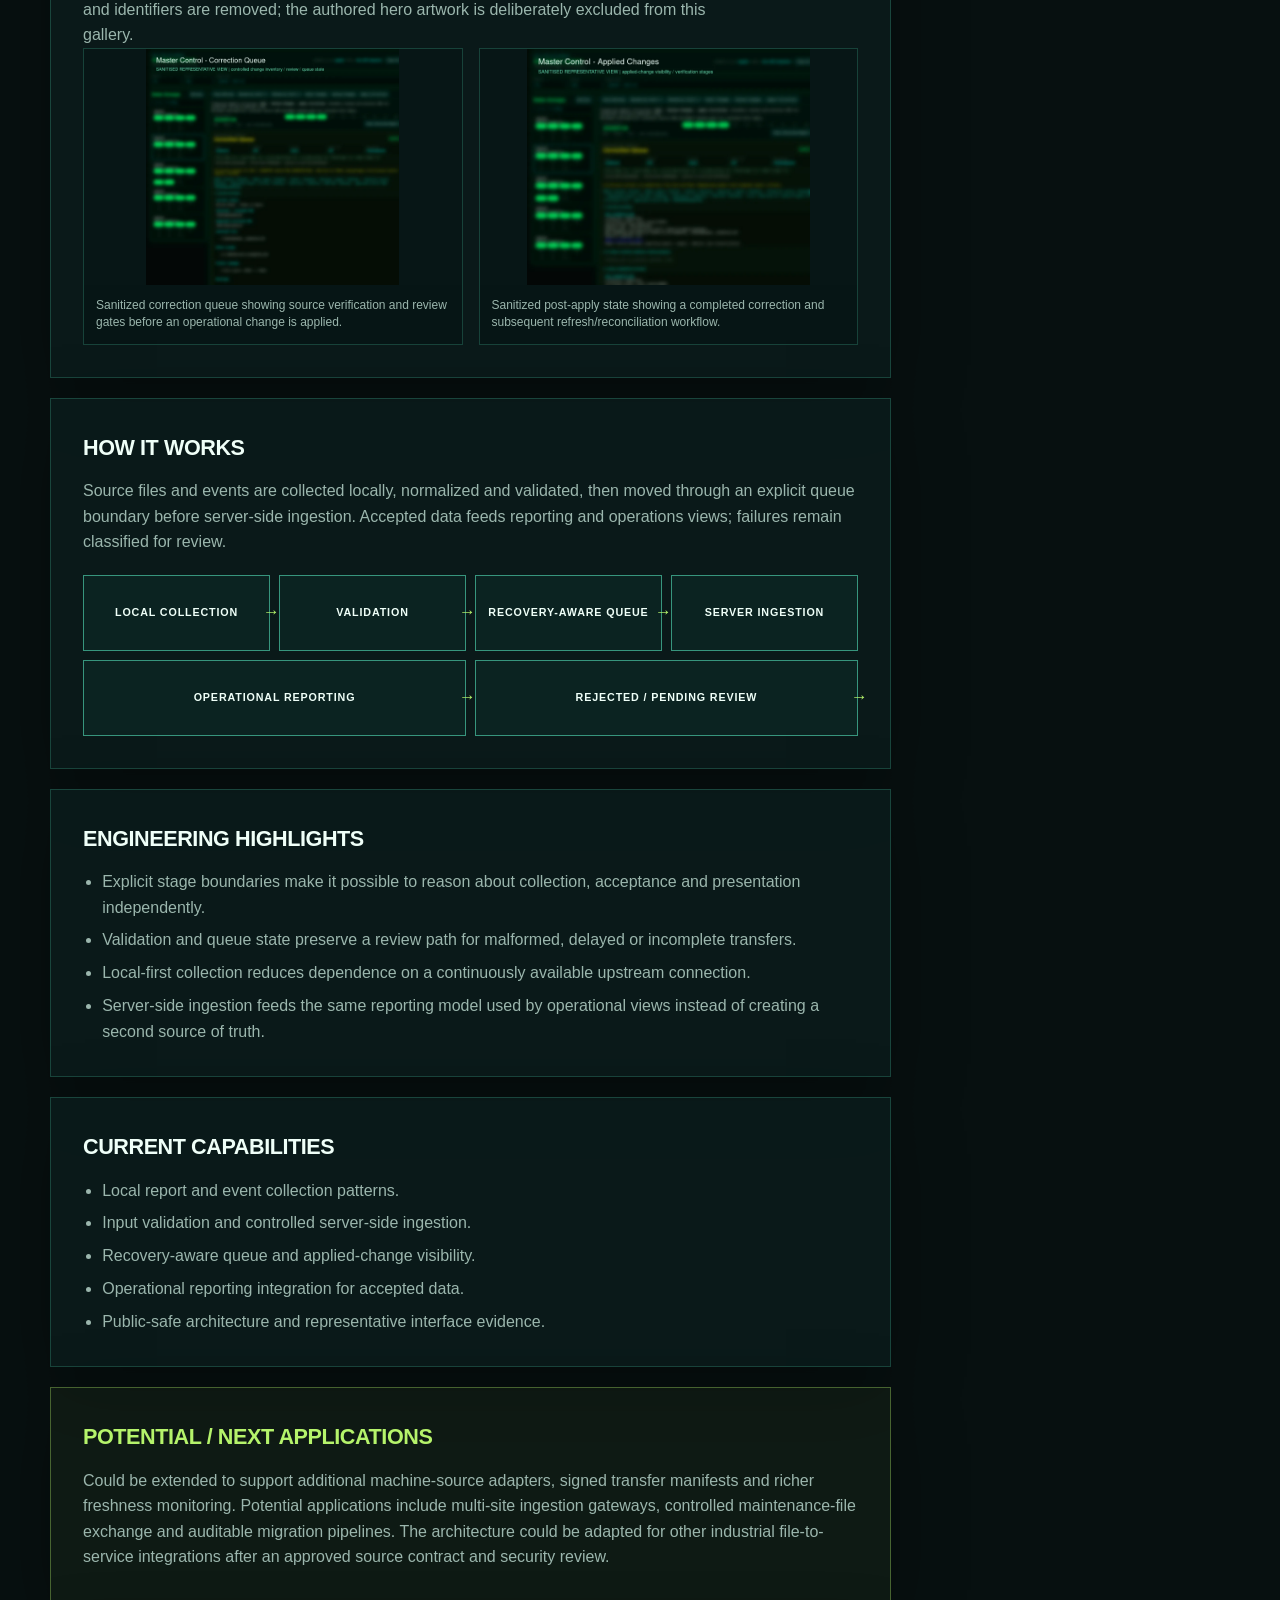
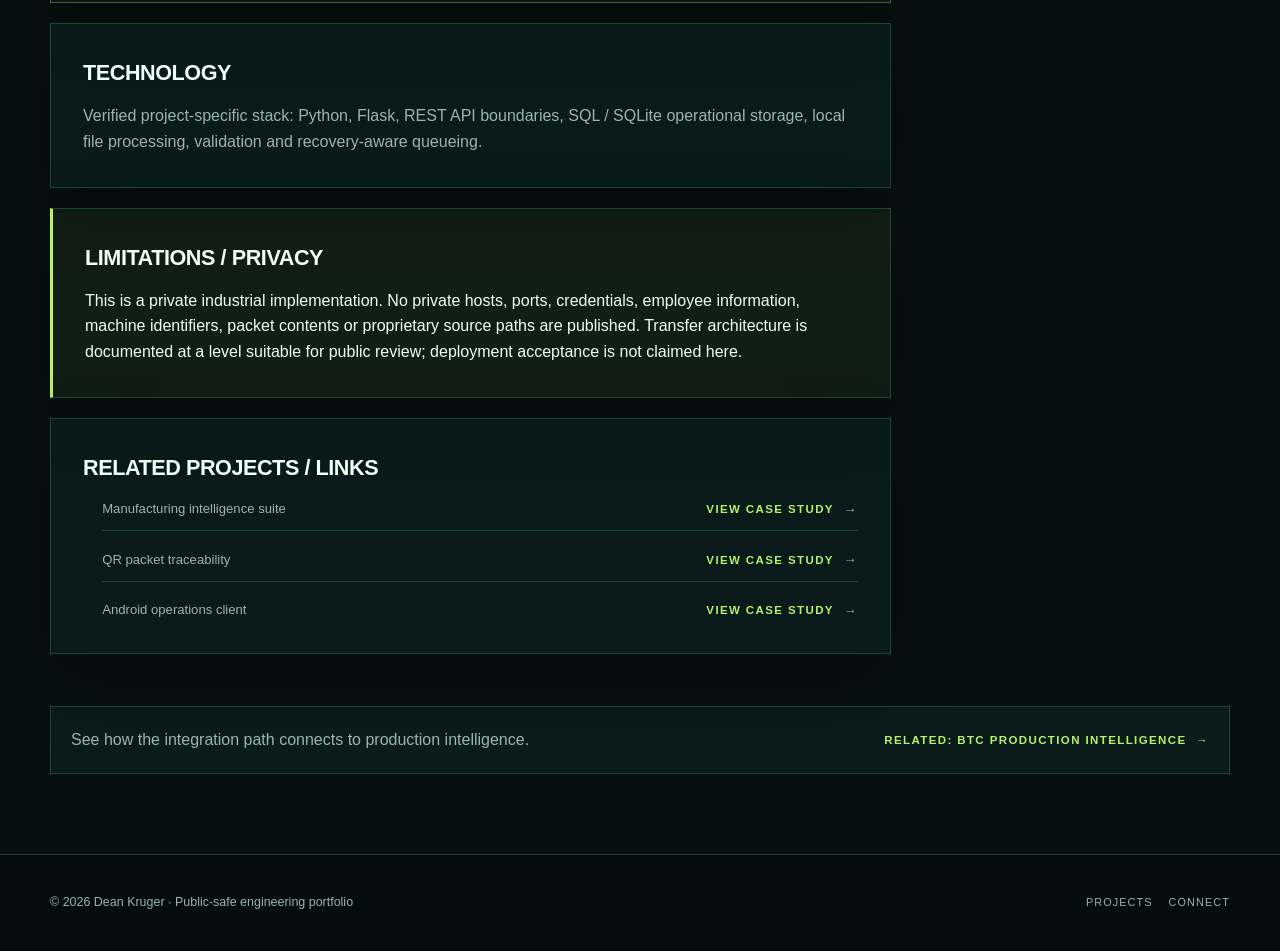
<file: projects/industrial-integration/index.html>
<!doctype html>
<html lang="en">
<head>
  <meta charset="utf-8">
  <meta name="viewport" content="width=device-width, initial-scale=1">
  <meta name="description" content="Public-safe Industrial Systems Integration case study covering local collection, validation, recovery-aware queueing and server-side ingestion.">
  <link rel="canonical" href="https://dk4never.github.io/projects/industrial-integration/">
  <meta property="og:title" content="Industrial Systems Integration | Dean Kruger">
  <meta property="og:description" content="A sanitised architecture for moving industrial reports and events through collection, validation, queueing, ingestion and reporting.">
  <meta property="og:type" content="article">
  <meta property="og:image" content="https://dk4never.github.io/assets/projects/case-studies/web/industrial-systems-integration.png">
  <link rel="icon" href="../../assets/ui/favicon.svg" type="image/svg+xml">
  <title>Industrial Systems Integration | Dean Kruger</title>
  <link rel="stylesheet" href="../project-pages.css">
</head>
<body>
  <a class="skip-link" href="#main-content">Skip to content</a>
  <header class="project-topbar"><div class="project-topbar__inner"><a class="project-brand" href="../../" aria-label="Dean Kruger home"><img src="../../assets/logos/dean-mark.svg" width="42" height="42" alt="DK"><span>Dean Kruger<small>Engineering portfolio</small></span></a><button class="project-nav__toggle" id="project-nav-toggle" type="button" aria-controls="project-nav" aria-expanded="false">MENU</button><nav class="project-nav" id="project-nav" aria-label="Project navigation"><a href="../../#about">About</a><a href="../../#capabilities">Capabilities</a><a href="../">Projects</a><a href="../../#contact">Contact</a></nav></div></header>
  <main class="project-main" id="main-content"><div class="project-shell">
    <nav class="breadcrumbs" aria-label="Breadcrumb"><a href="../../">Home</a><span aria-hidden="true">/</span><a href="../">Projects</a><span aria-hidden="true">/</span><span aria-current="page">Industrial Integration</span></nav>
    <section class="case-hero reveal" data-reveal><div><span class="project-eyebrow">Systems integration · Case study 02</span><h1>Industrial Systems Integration</h1><p class="case-hero__summary">A staged integration architecture for moving machine reports and events through local collection, validation, recovery-aware queueing, server-side ingestion and operational reporting.</p><div class="case-hero__meta"><span>Private implementation</span><span>Python · Flask · REST API · SQLite</span></div></div><picture class="case-hero__art"><source srcset="../../assets/projects/case-studies/web/industrial-systems-integration.webp" type="image/webp"><img src="../../assets/projects/case-studies/web/industrial-systems-integration.png" width="1600" height="997" alt="Connected industrial data services and systems integration authored project artwork."></picture></section>
    <div class="case-layout"><div class="case-content">
      <section class="case-panel reveal" data-reveal><h2>PROJECT OVERVIEW</h2><p class="case-section__intro">This project focuses on the boundary between industrial source material and a usable operational application. It is a public-safe description of the maintained integration patterns, not a publication of plant topology or private endpoint configuration.</p><p>The architecture treats collection, validation, queueing, ingestion and reporting as separate stages so that a failed or incomplete transfer can be reviewed rather than mistaken for a successful update.</p></section>
      <section class="case-panel reveal" data-reveal><h2>THE PROBLEM</h2><p>Machine reports and event files must cross a trust boundary before they become operational information. Directly copying files or accepting malformed input can create stale, duplicate or misleading views. The engineering problem is to preserve provenance and make transfer state visible while keeping the local collection path resilient.</p></section>
      <section class="case-panel reveal" data-reveal><h2>HOW IT IS USED</h2><p>A local collector observes the approved source area and hands selected report material to the integration path. The receiver validates the payload, places work into a recovery-aware queue when required, and ingests accepted data into the server-side reporting model. Operators then review the resulting status or report surface; rejected, delayed and pending states remain available for diagnosis.</p></section>
      <section class="case-panel case-evidence reveal" data-reveal><h2>PROJECT EVIDENCE</h2><p class="case-section__intro">Sanitized screenshots from the working system show the review gate before an operational change and the applied state after verification. Internal names, values, hosts and identifiers are removed; the authored hero artwork is deliberately excluded from this gallery.</p><div class="evidence-grid"><figure class="evidence-card"><picture><source srcset="../../assets/projects/case-studies/screenshots/industrial-integration-queue-sanitised.webp" type="image/webp"><img src="../../assets/projects/case-studies/screenshots/industrial-integration-queue-sanitised.png" alt="Sanitized industrial integration correction queue showing source verification and review gates."></picture><figcaption>Sanitized correction queue showing source verification and review gates before an operational change is applied.</figcaption></figure><figure class="evidence-card"><picture><source srcset="../../assets/projects/case-studies/screenshots/industrial-integration-applied-sanitised.webp" type="image/webp"><img src="../../assets/projects/case-studies/screenshots/industrial-integration-applied-sanitised.png" alt="Sanitized industrial integration post-apply state showing completed correction and refresh workflow."></picture><figcaption>Sanitized post-apply state showing a completed correction and subsequent refresh/reconciliation workflow.</figcaption></figure></div></section>
      <section class="case-panel reveal" data-reveal><h2>HOW IT WORKS</h2><p>Source files and events are collected locally, normalized and validated, then moved through an explicit queue boundary before server-side ingestion. Accepted data feeds reporting and operations views; failures remain classified for review.</p><div class="flow-diagram" role="img" aria-label="Local collection feeds validation, recovery-aware queueing, server-side ingestion, operational reporting and review of rejected or pending work."><div class="flow-node">Local collection</div><div class="flow-node">Validation</div><div class="flow-node">Recovery-aware queue</div><div class="flow-node">Server ingestion</div><div class="flow-node flow-node--wide">Operational reporting</div><div class="flow-node flow-node--wide">Rejected / pending review</div></div></section>
      <section class="case-panel reveal" data-reveal><h2>ENGINEERING HIGHLIGHTS</h2><ul><li>Explicit stage boundaries make it possible to reason about collection, acceptance and presentation independently.</li><li>Validation and queue state preserve a review path for malformed, delayed or incomplete transfers.</li><li>Local-first collection reduces dependence on a continuously available upstream connection.</li><li>Server-side ingestion feeds the same reporting model used by operational views instead of creating a second source of truth.</li></ul></section>
      <section class="case-panel reveal" data-reveal><h2>CURRENT CAPABILITIES</h2><ul><li>Local report and event collection patterns.</li><li>Input validation and controlled server-side ingestion.</li><li>Recovery-aware queue and applied-change visibility.</li><li>Operational reporting integration for accepted data.</li><li>Public-safe architecture and representative interface evidence.</li></ul></section>
      <section class="case-panel case-panel--future reveal" data-reveal><h2>POTENTIAL / NEXT APPLICATIONS</h2><p>Could be extended to support additional machine-source adapters, signed transfer manifests and richer freshness monitoring. Potential applications include multi-site ingestion gateways, controlled maintenance-file exchange and auditable migration pipelines. The architecture could be adapted for other industrial file-to-service integrations after an approved source contract and security review.</p></section>
      <section class="case-panel reveal" data-reveal><h2>TECHNOLOGY</h2><p>Verified project-specific stack: Python, Flask, REST API boundaries, SQL / SQLite operational storage, local file processing, validation and recovery-aware queueing.</p></section>
      <section class="case-panel case-panel--privacy reveal" data-reveal><h2>LIMITATIONS / PRIVACY</h2><p>This is a private industrial implementation. No private hosts, ports, credentials, employee information, machine identifiers, packet contents or proprietary source paths are published. Transfer architecture is documented at a level suitable for public review; deployment acceptance is not claimed here.</p></section>
      <section class="case-panel reveal" data-reveal><h2>RELATED PROJECTS / LINKS</h2><ul class="related-list"><li><span>Manufacturing intelligence suite</span><a class="text-link" href="../btc-production-intelligence/">VIEW CASE STUDY <span aria-hidden="true">→</span></a></li><li><span>QR packet traceability</span><a class="text-link" href="../qr-traceability/">VIEW CASE STUDY <span aria-hidden="true">→</span></a></li><li><span>Android operations client</span><a class="text-link" href="../android-operations/">VIEW CASE STUDY <span aria-hidden="true">→</span></a></li></ul></section>
    </div><aside class="case-aside"><section class="case-panel"><h2>AT A GLANCE</h2><dl class="aside-list"><div><dt>Status</dt><dd>Private implementation</dd></div><div><dt>Role</dt><dd>Integration and recovery-aware data movement</dd></div><div><dt>Evidence</dt><dd>Two sanitised interface captures</dd></div><div><dt>Public link</dt><dd>No source or live system is published</dd></div></dl></section></aside></div>
    <div class="case-cta"><p>See how the integration path connects to production intelligence.</p><a class="text-link" href="../btc-production-intelligence/">RELATED: BTC PRODUCTION INTELLIGENCE <span aria-hidden="true">→</span></a></div>
  </div></main>
  <footer class="project-footer"><div class="project-footer__inner"><p>© 2026 Dean Kruger · Public-safe engineering portfolio</p><nav aria-label="Footer navigation"><a href="../">Projects</a><a href="../../#contact">Connect</a></nav></div></footer><script src="../project-pages.js"></script>
</body>
</html>
</file>
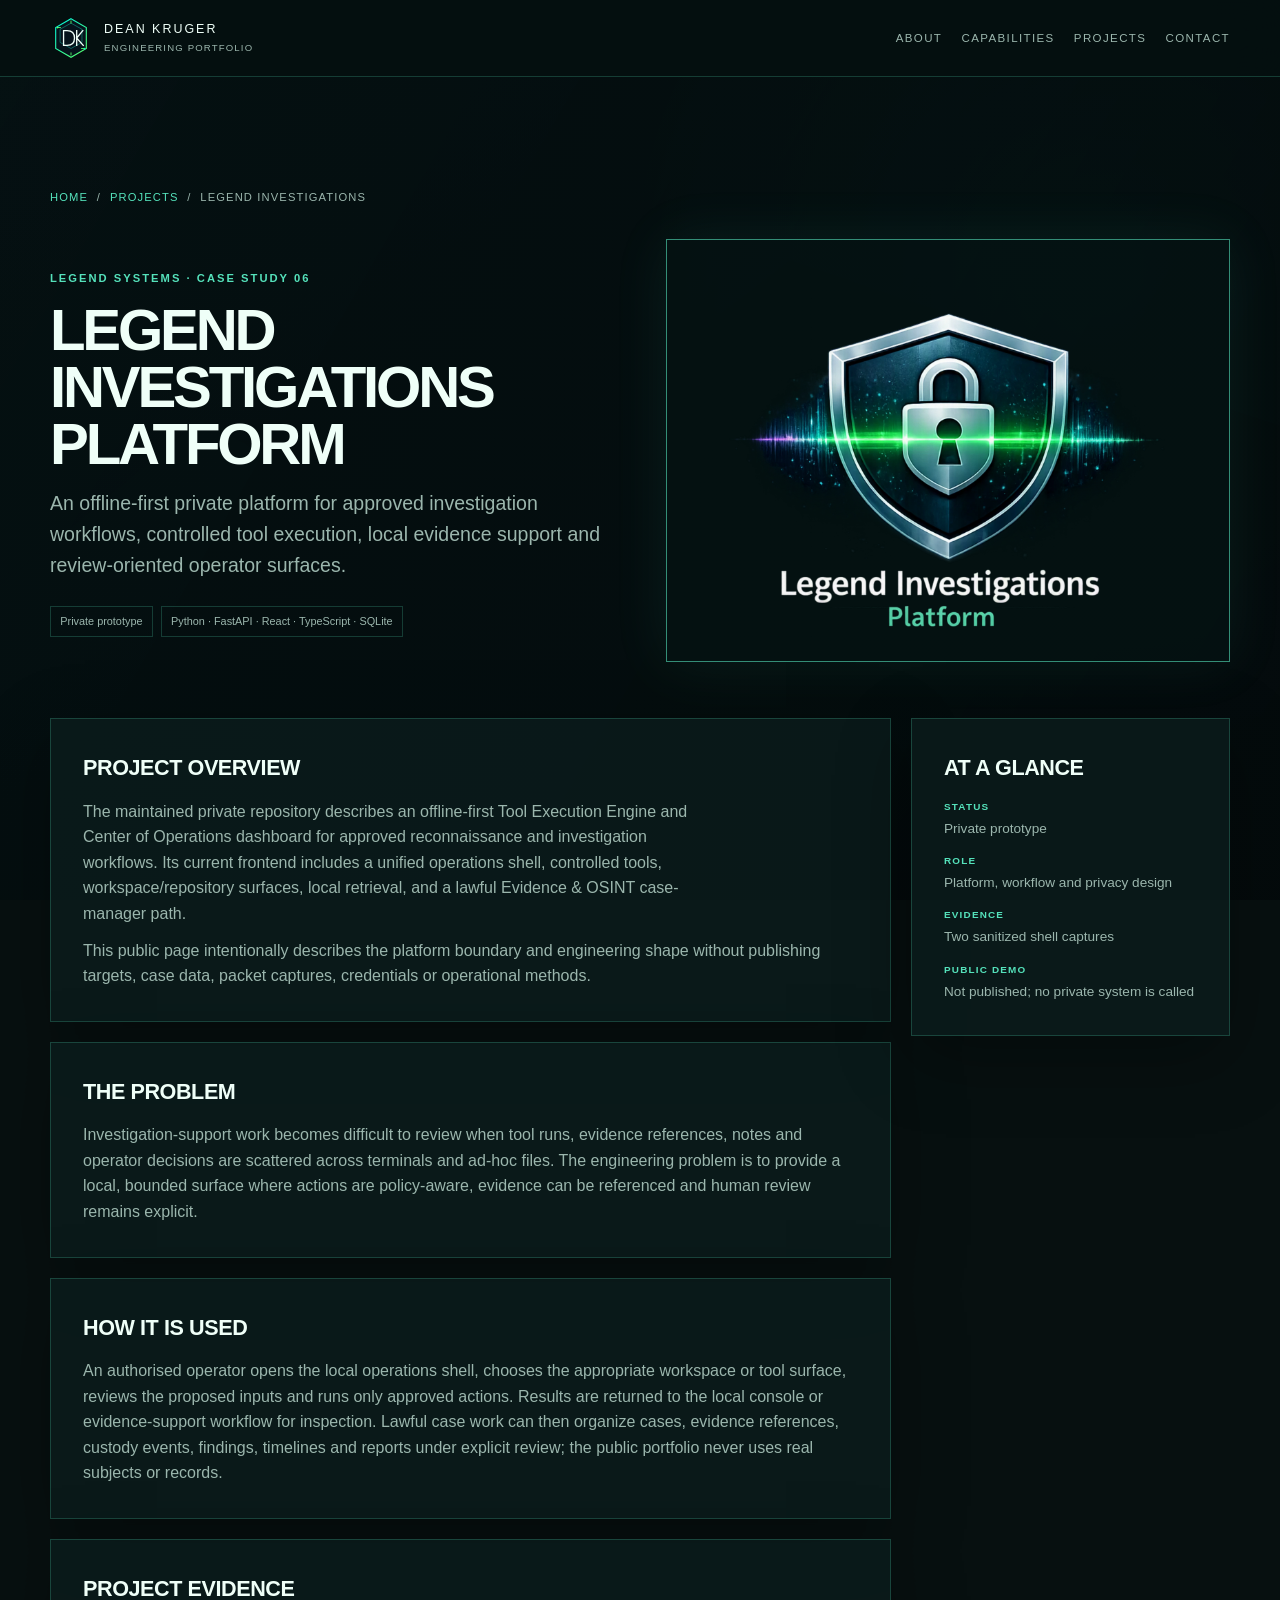
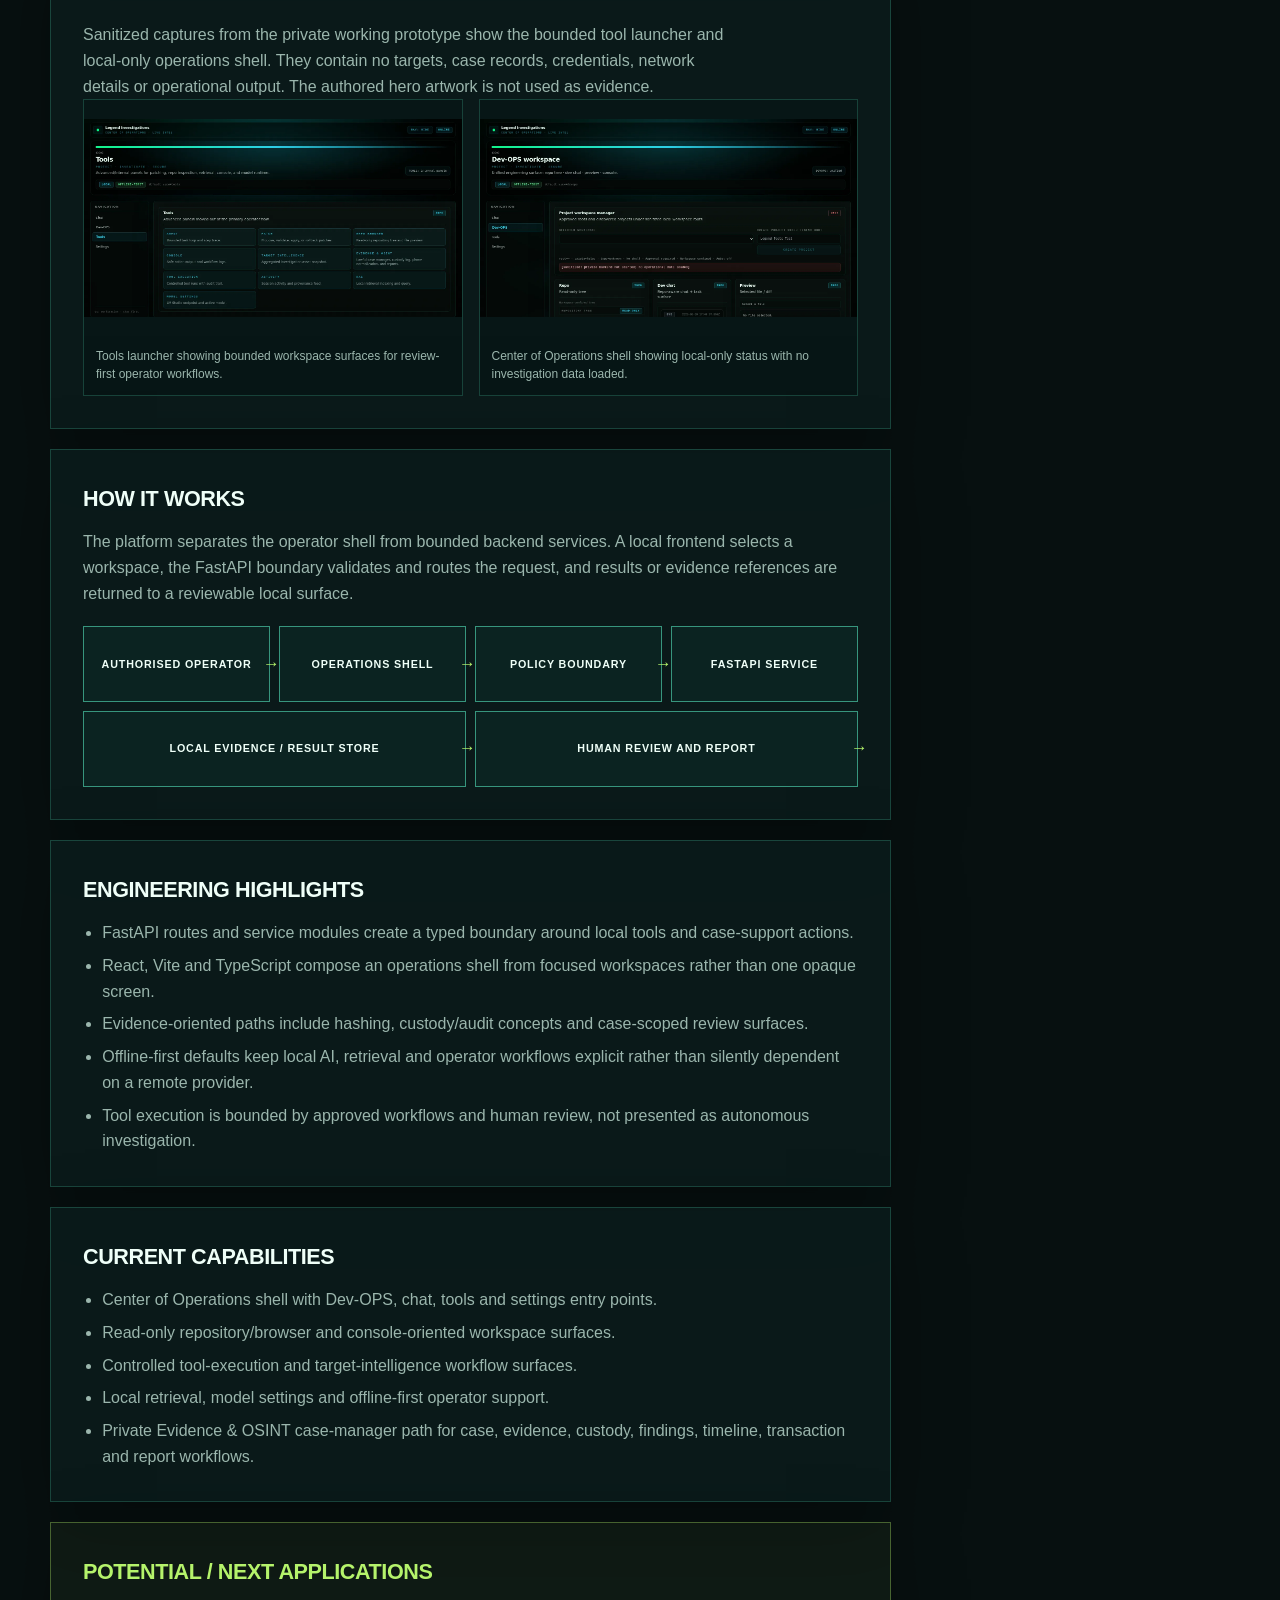
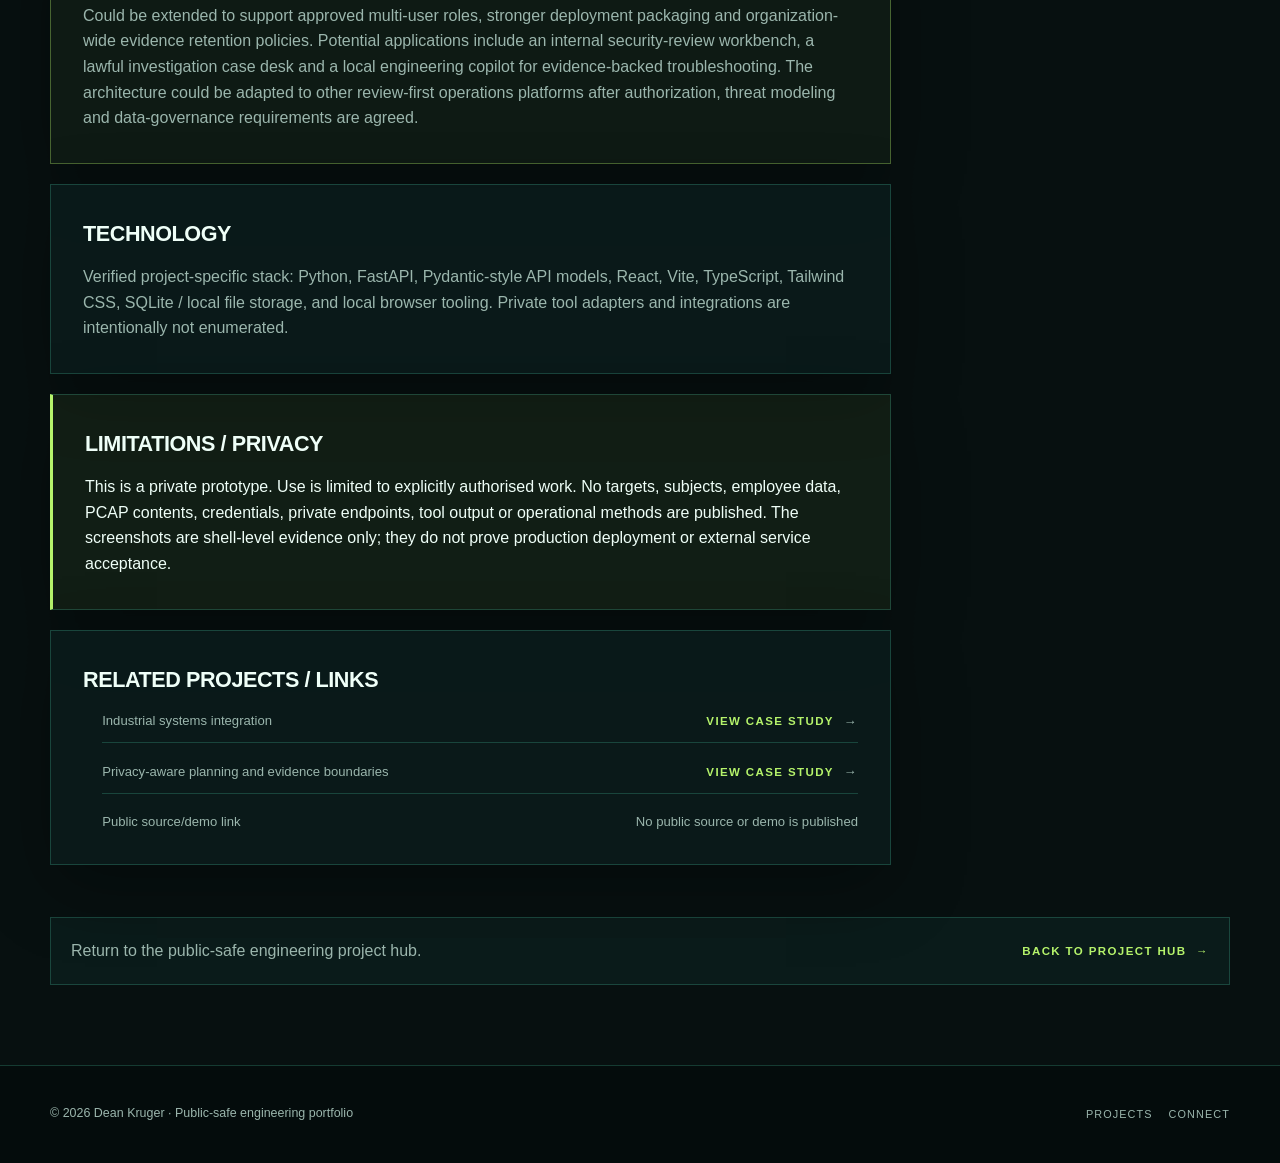
<file: projects/legend-investigations/index.html>
<!doctype html>
<html lang="en">
<head>
  <meta charset="utf-8">
  <meta name="viewport" content="width=device-width, initial-scale=1">
  <meta name="description" content="Public-safe Legend Investigations Platform case study covering an offline-first operations shell, controlled tool execution and lawful evidence workflows.">
  <link rel="canonical" href="https://dk4never.github.io/projects/legend-investigations/">
  <meta property="og:title" content="Legend Investigations Platform | Dean Kruger">
  <meta property="og:description" content="A sanitized case study of a private offline-first investigation and evidence-support platform.">
  <meta property="og:type" content="article">
  <meta property="og:image" content="https://dk4never.github.io/assets/projects/case-studies/web/legend-investigations-platform.png">
  <link rel="icon" href="../../assets/ui/favicon.svg" type="image/svg+xml">
  <title>Legend Investigations Platform | Dean Kruger</title>
  <link rel="stylesheet" href="../project-pages.css">
</head>
<body>
  <a class="skip-link" href="#main-content">Skip to content</a>
  <header class="project-topbar"><div class="project-topbar__inner"><a class="project-brand" href="../../" aria-label="Dean Kruger home"><img src="../../assets/logos/dean-mark.svg" width="42" height="42" alt="DK"><span>Dean Kruger<small>Engineering portfolio</small></span></a><button class="project-nav__toggle" id="project-nav-toggle" type="button" aria-controls="project-nav" aria-expanded="false">MENU</button><nav class="project-nav" id="project-nav" aria-label="Project navigation"><a href="../../#about">About</a><a href="../../#capabilities">Capabilities</a><a href="../">Projects</a><a href="../../#contact">Contact</a></nav></div></header>
  <main class="project-main" id="main-content"><div class="project-shell">
    <nav class="breadcrumbs" aria-label="Breadcrumb"><a href="../../">Home</a><span aria-hidden="true">/</span><a href="../">Projects</a><span aria-hidden="true">/</span><span aria-current="page">Legend Investigations</span></nav>
    <section class="case-hero case-hero--legend reveal" data-reveal><div><span class="project-eyebrow">Legend systems · Case study 06</span><h1>Legend Investigations Platform</h1><p class="case-hero__summary">An offline-first private platform for approved investigation workflows, controlled tool execution, local evidence support and review-oriented operator surfaces.</p><div class="case-hero__meta"><span>Private prototype</span><span>Python · FastAPI · React · TypeScript · SQLite</span></div></div><picture class="case-hero__art"><source srcset="../../assets/projects/case-studies/web/legend-investigations-platform.webp" type="image/webp"><img src="../../assets/projects/case-studies/web/legend-investigations-platform.png" width="1600" height="997" alt="Secure investigation case management and evidence workflow authored project artwork."></picture></section>
    <div class="case-layout"><div class="case-content">
      <section class="case-panel reveal" data-reveal><h2>PROJECT OVERVIEW</h2><p class="case-section__intro">The maintained private repository describes an offline-first Tool Execution Engine and Center of Operations dashboard for approved reconnaissance and investigation workflows. Its current frontend includes a unified operations shell, controlled tools, workspace/repository surfaces, local retrieval, and a lawful Evidence &amp; OSINT case-manager path.</p><p>This public page intentionally describes the platform boundary and engineering shape without publishing targets, case data, packet captures, credentials or operational methods.</p></section>
      <section class="case-panel reveal" data-reveal><h2>THE PROBLEM</h2><p>Investigation-support work becomes difficult to review when tool runs, evidence references, notes and operator decisions are scattered across terminals and ad-hoc files. The engineering problem is to provide a local, bounded surface where actions are policy-aware, evidence can be referenced and human review remains explicit.</p></section>
      <section class="case-panel reveal" data-reveal><h2>HOW IT IS USED</h2><p>An authorised operator opens the local operations shell, chooses the appropriate workspace or tool surface, reviews the proposed inputs and runs only approved actions. Results are returned to the local console or evidence-support workflow for inspection. Lawful case work can then organize cases, evidence references, custody events, findings, timelines and reports under explicit review; the public portfolio never uses real subjects or records.</p></section>
      <section class="case-panel case-evidence reveal" data-reveal><h2>PROJECT EVIDENCE</h2><p class="case-section__intro">Sanitized captures from the private working prototype show the bounded tool launcher and local-only operations shell. They contain no targets, case records, credentials, network details or operational output. The authored hero artwork is not used as evidence.</p><div class="evidence-grid"><figure class="evidence-card"><picture><source srcset="../../assets/projects/case-studies/screenshots/investigations-tools-sanitised.webp" type="image/webp"><img src="../../assets/projects/case-studies/screenshots/investigations-tools-sanitised.png" alt="Sanitized Legend Investigations tools launcher showing bounded workspace surfaces."></picture><figcaption>Tools launcher showing bounded workspace surfaces for review-first operator workflows.</figcaption></figure><figure class="evidence-card"><picture><source srcset="../../assets/projects/case-studies/screenshots/investigations-coc-sanitised.webp" type="image/webp"><img src="../../assets/projects/case-studies/screenshots/investigations-coc-sanitised.png" alt="Sanitized Legend Investigations Center of Operations interface shell."></picture><figcaption>Center of Operations shell showing local-only status with no investigation data loaded.</figcaption></figure></div></section>
      <section class="case-panel reveal" data-reveal><h2>HOW IT WORKS</h2><p>The platform separates the operator shell from bounded backend services. A local frontend selects a workspace, the FastAPI boundary validates and routes the request, and results or evidence references are returned to a reviewable local surface.</p><div class="flow-diagram" role="img" aria-label="An authorized operator uses the local operations shell, selects a bounded tool or case workflow, the FastAPI boundary validates it, local storage records the result, and human review controls the next action."><div class="flow-node">Authorised operator</div><div class="flow-node">Operations shell</div><div class="flow-node">Policy boundary</div><div class="flow-node">FastAPI service</div><div class="flow-node flow-node--wide">Local evidence / result store</div><div class="flow-node flow-node--wide">Human review and report</div></div></section>
      <section class="case-panel reveal" data-reveal><h2>ENGINEERING HIGHLIGHTS</h2><ul><li>FastAPI routes and service modules create a typed boundary around local tools and case-support actions.</li><li>React, Vite and TypeScript compose an operations shell from focused workspaces rather than one opaque screen.</li><li>Evidence-oriented paths include hashing, custody/audit concepts and case-scoped review surfaces.</li><li>Offline-first defaults keep local AI, retrieval and operator workflows explicit rather than silently dependent on a remote provider.</li><li>Tool execution is bounded by approved workflows and human review, not presented as autonomous investigation.</li></ul></section>
      <section class="case-panel reveal" data-reveal><h2>CURRENT CAPABILITIES</h2><ul><li>Center of Operations shell with Dev-OPS, chat, tools and settings entry points.</li><li>Read-only repository/browser and console-oriented workspace surfaces.</li><li>Controlled tool-execution and target-intelligence workflow surfaces.</li><li>Local retrieval, model settings and offline-first operator support.</li><li>Private Evidence &amp; OSINT case-manager path for case, evidence, custody, findings, timeline, transaction and report workflows.</li></ul></section>
      <section class="case-panel case-panel--future reveal" data-reveal><h2>POTENTIAL / NEXT APPLICATIONS</h2><p>Could be extended to support approved multi-user roles, stronger deployment packaging and organization-wide evidence retention policies. Potential applications include an internal security-review workbench, a lawful investigation case desk and a local engineering copilot for evidence-backed troubleshooting. The architecture could be adapted to other review-first operations platforms after authorization, threat modeling and data-governance requirements are agreed.</p></section>
      <section class="case-panel reveal" data-reveal><h2>TECHNOLOGY</h2><p>Verified project-specific stack: Python, FastAPI, Pydantic-style API models, React, Vite, TypeScript, Tailwind CSS, SQLite / local file storage, and local browser tooling. Private tool adapters and integrations are intentionally not enumerated.</p></section>
      <section class="case-panel case-panel--privacy reveal" data-reveal><h2>LIMITATIONS / PRIVACY</h2><p>This is a private prototype. Use is limited to explicitly authorised work. No targets, subjects, employee data, PCAP contents, credentials, private endpoints, tool output or operational methods are published. The screenshots are shell-level evidence only; they do not prove production deployment or external service acceptance.</p></section>
      <section class="case-panel reveal" data-reveal><h2>RELATED PROJECTS / LINKS</h2><ul class="related-list"><li><span>Industrial systems integration</span><a class="text-link" href="../industrial-integration/">VIEW CASE STUDY <span aria-hidden="true">→</span></a></li><li><span>Privacy-aware planning and evidence boundaries</span><a class="text-link" href="../production-calculator/">VIEW CASE STUDY <span aria-hidden="true">→</span></a></li><li><span>Public source/demo link</span><span>No public source or demo is published</span></li></ul></section>
    </div><aside class="case-aside"><section class="case-panel"><h2>AT A GLANCE</h2><dl class="aside-list"><div><dt>Status</dt><dd>Private prototype</dd></div><div><dt>Role</dt><dd>Platform, workflow and privacy design</dd></div><div><dt>Evidence</dt><dd>Two sanitized shell captures</dd></div><div><dt>Public demo</dt><dd>Not published; no private system is called</dd></div></dl></section></aside></div>
    <div class="case-cta"><p>Return to the public-safe engineering project hub.</p><a class="text-link" href="../">BACK TO PROJECT HUB <span aria-hidden="true">→</span></a></div>
  </div></main>
  <footer class="project-footer"><div class="project-footer__inner"><p>© 2026 Dean Kruger · Public-safe engineering portfolio</p><nav aria-label="Footer navigation"><a href="../">Projects</a><a href="../../#contact">Connect</a></nav></div></footer><script src="../project-pages.js"></script>
</body>
</html>
</file>
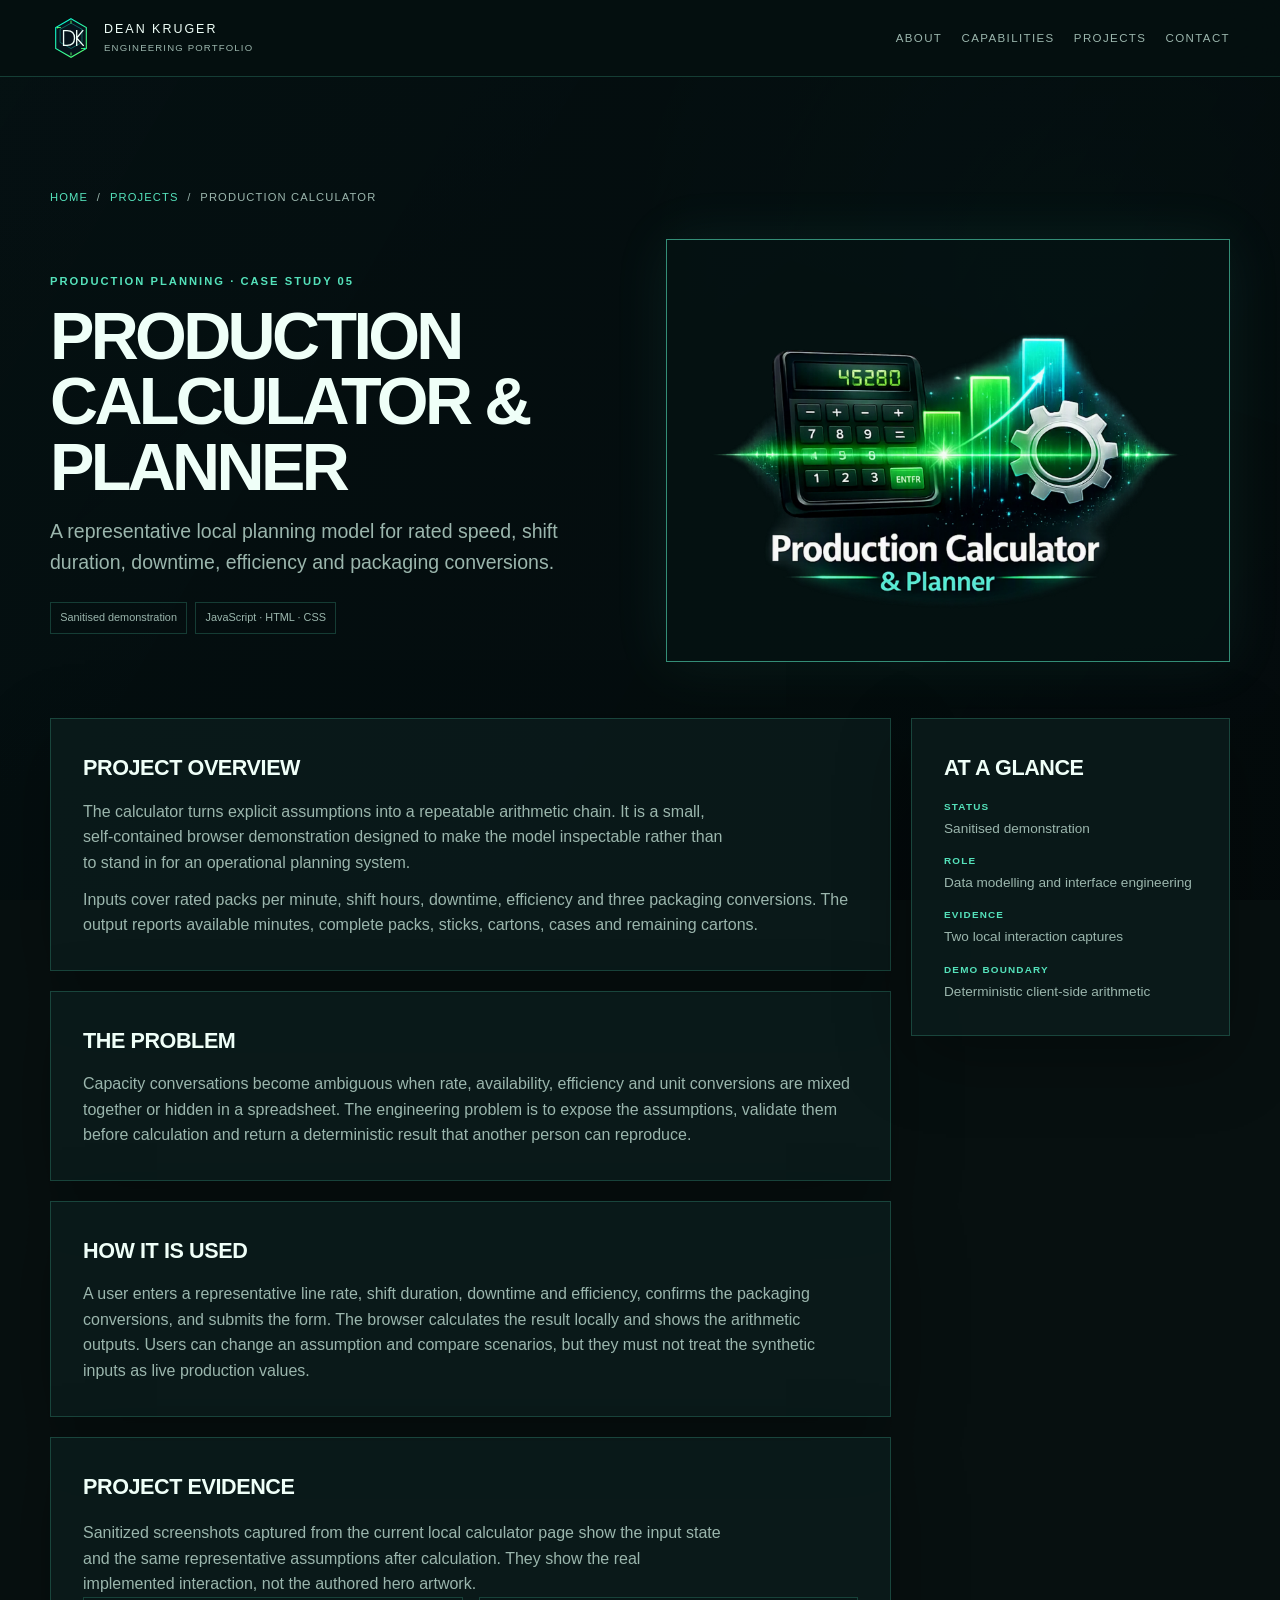
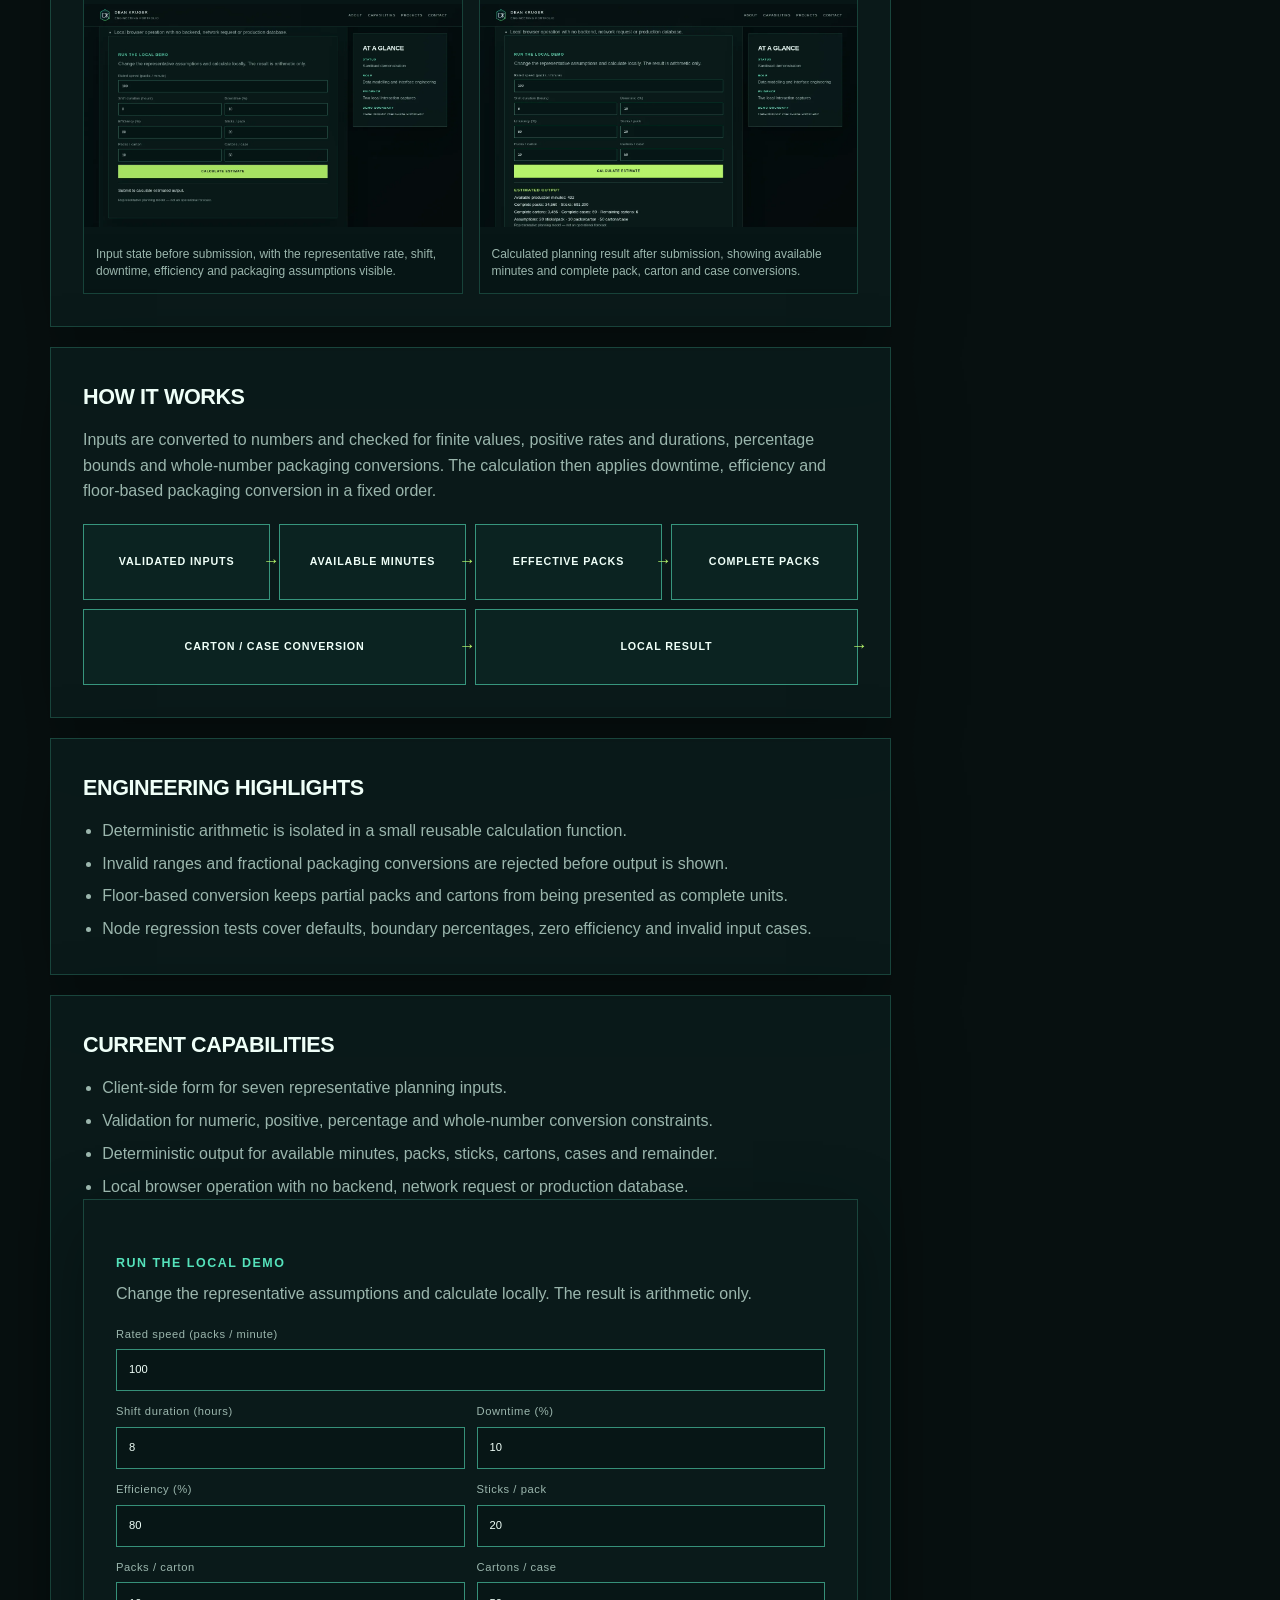
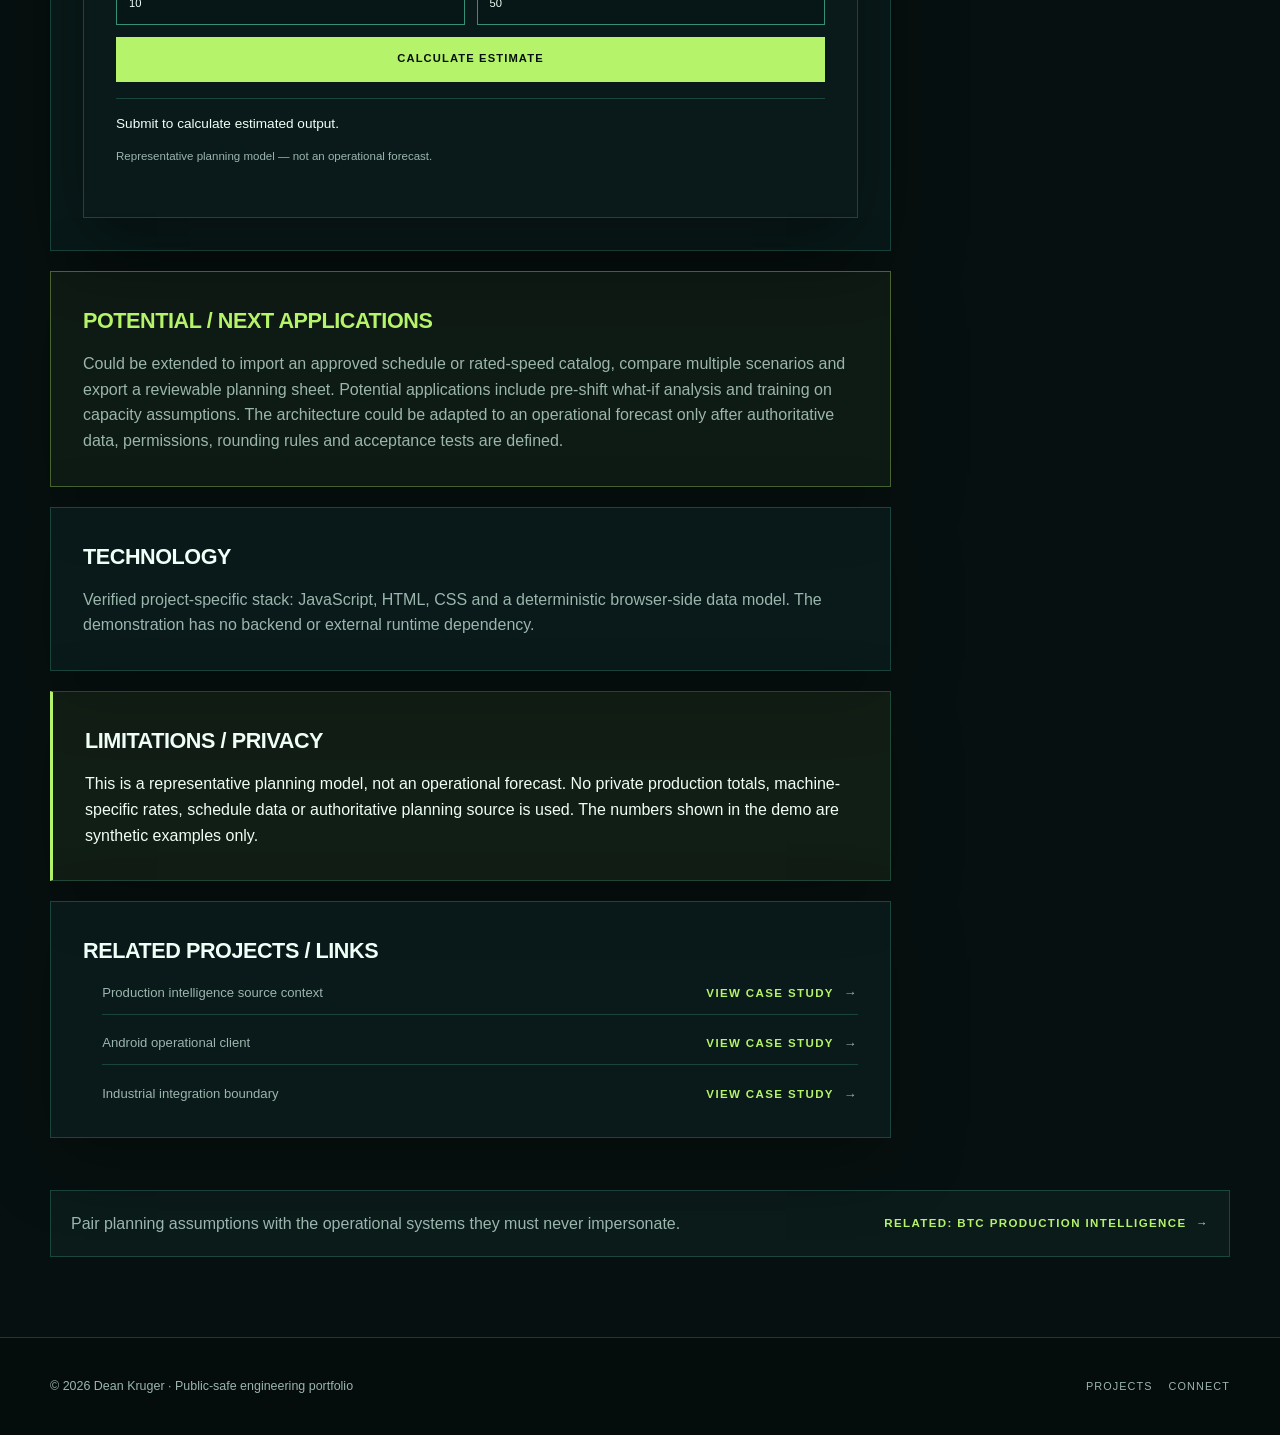
<file: projects/production-calculator/index.html>
<!doctype html>
<html lang="en">
<head>
  <meta charset="utf-8">
  <meta name="viewport" content="width=device-width, initial-scale=1">
  <meta name="description" content="Public-safe Production Calculator and Planner case study with a deterministic local capacity-planning demonstration.">
  <link rel="canonical" href="https://dk4never.github.io/projects/production-calculator/">
  <meta property="og:title" content="Production Calculator &amp; Planner | Dean Kruger">
  <meta property="og:description" content="A representative planning model for rated speed, shifts, downtime, efficiency and packaging conversions.">
  <meta property="og:type" content="article">
  <meta property="og:image" content="https://dk4never.github.io/assets/projects/case-studies/web/production-calculator-planner.png">
  <link rel="icon" href="../../assets/ui/favicon.svg" type="image/svg+xml">
  <title>Production Calculator &amp; Planner | Dean Kruger</title>
  <link rel="stylesheet" href="../project-pages.css">
</head>
<body>
  <a class="skip-link" href="#main-content">Skip to content</a>
  <header class="project-topbar"><div class="project-topbar__inner"><a class="project-brand" href="../../" aria-label="Dean Kruger home"><img src="../../assets/logos/dean-mark.svg" width="42" height="42" alt="DK"><span>Dean Kruger<small>Engineering portfolio</small></span></a><button class="project-nav__toggle" id="project-nav-toggle" type="button" aria-controls="project-nav" aria-expanded="false">MENU</button><nav class="project-nav" id="project-nav" aria-label="Project navigation"><a href="../../#about">About</a><a href="../../#capabilities">Capabilities</a><a href="../">Projects</a><a href="../../#contact">Contact</a></nav></div></header>
  <main class="project-main" id="main-content"><div class="project-shell">
    <nav class="breadcrumbs" aria-label="Breadcrumb"><a href="../../">Home</a><span aria-hidden="true">/</span><a href="../">Projects</a><span aria-hidden="true">/</span><span aria-current="page">Production Calculator</span></nav>
    <section class="case-hero reveal" data-reveal><div><span class="project-eyebrow">Production planning · Case study 05</span><h1>Production Calculator &amp; Planner</h1><p class="case-hero__summary">A representative local planning model for rated speed, shift duration, downtime, efficiency and packaging conversions.</p><div class="case-hero__meta"><span>Sanitised demonstration</span><span>JavaScript · HTML · CSS</span></div></div><picture class="case-hero__art"><source srcset="../../assets/projects/case-studies/web/production-calculator-planner.webp" type="image/webp"><img src="../../assets/projects/case-studies/web/production-calculator-planner.png" width="1600" height="997" alt="Production planning, capacity modelling and operational calculator authored project artwork."></picture></section>
    <div class="case-layout"><div class="case-content">
      <section class="case-panel reveal" data-reveal><h2>PROJECT OVERVIEW</h2><p class="case-section__intro">The calculator turns explicit assumptions into a repeatable arithmetic chain. It is a small, self-contained browser demonstration designed to make the model inspectable rather than to stand in for an operational planning system.</p><p>Inputs cover rated packs per minute, shift hours, downtime, efficiency and three packaging conversions. The output reports available minutes, complete packs, sticks, cartons, cases and remaining cartons.</p></section>
      <section class="case-panel reveal" data-reveal><h2>THE PROBLEM</h2><p>Capacity conversations become ambiguous when rate, availability, efficiency and unit conversions are mixed together or hidden in a spreadsheet. The engineering problem is to expose the assumptions, validate them before calculation and return a deterministic result that another person can reproduce.</p></section>
      <section class="case-panel reveal" data-reveal><h2>HOW IT IS USED</h2><p>A user enters a representative line rate, shift duration, downtime and efficiency, confirms the packaging conversions, and submits the form. The browser calculates the result locally and shows the arithmetic outputs. Users can change an assumption and compare scenarios, but they must not treat the synthetic inputs as live production values.</p></section>
      <section class="case-panel case-evidence reveal" data-reveal><h2>PROJECT EVIDENCE</h2><p class="case-section__intro">Sanitized screenshots captured from the current local calculator page show the input state and the same representative assumptions after calculation. They show the real implemented interaction, not the authored hero artwork.</p><div class="evidence-grid"><figure class="evidence-card"><picture><source srcset="../../assets/projects/case-studies/screenshots/calculator-default-sanitised.webp" type="image/webp"><img src="../../assets/projects/case-studies/screenshots/calculator-default-sanitised.png" alt="Production calculator with representative rate, shift, downtime, efficiency and packaging inputs before submission."></picture><figcaption>Input state before submission, with the representative rate, shift, downtime, efficiency and packaging assumptions visible.</figcaption></figure><figure class="evidence-card"><picture><source srcset="../../assets/projects/case-studies/screenshots/calculator-result-sanitised.webp" type="image/webp"><img src="../../assets/projects/case-studies/screenshots/calculator-result-sanitised.png" alt="Production calculator showing the deterministic representative output after submission."></picture><figcaption>Calculated planning result after submission, showing available minutes and complete pack, carton and case conversions.</figcaption></figure></div></section>
      <section class="case-panel reveal" data-reveal><h2>HOW IT WORKS</h2><p>Inputs are converted to numbers and checked for finite values, positive rates and durations, percentage bounds and whole-number packaging conversions. The calculation then applies downtime, efficiency and floor-based packaging conversion in a fixed order.</p><div class="flow-diagram" role="img" aria-label="Validated planning inputs feed available-minute and effective-pack arithmetic, then floor-based pack, carton and case conversion, producing a local result."><div class="flow-node">Validated inputs</div><div class="flow-node">Available minutes</div><div class="flow-node">Effective packs</div><div class="flow-node">Complete packs</div><div class="flow-node flow-node--wide">Carton / case conversion</div><div class="flow-node flow-node--wide">Local result</div></div></section>
      <section class="case-panel reveal" data-reveal><h2>ENGINEERING HIGHLIGHTS</h2><ul><li>Deterministic arithmetic is isolated in a small reusable calculation function.</li><li>Invalid ranges and fractional packaging conversions are rejected before output is shown.</li><li>Floor-based conversion keeps partial packs and cartons from being presented as complete units.</li><li>Node regression tests cover defaults, boundary percentages, zero efficiency and invalid input cases.</li></ul></section>
      <section class="case-panel reveal" data-reveal><h2>CURRENT CAPABILITIES</h2><ul><li>Client-side form for seven representative planning inputs.</li><li>Validation for numeric, positive, percentage and whole-number conversion constraints.</li><li>Deterministic output for available minutes, packs, sticks, cartons, cases and remainder.</li><li>Local browser operation with no backend, network request or production database.</li></ul><div class="demo-card" aria-labelledby="calculator-title"><h3 id="calculator-title">RUN THE LOCAL DEMO</h3><p>Change the representative assumptions and calculate locally. The result is arithmetic only.</p><form class="demo-form" id="calculator-form"><label for="rated-speed">Rated speed (packs / minute)<input id="rated-speed" name="ratedSpeed" type="number" min="0.01" step="0.01" value="100" required></label><label for="shift-hours">Shift duration (hours)<input id="shift-hours" name="shiftHours" type="number" min="0.1" step="0.1" value="8" required></label><label for="downtime-percent">Downtime (%)<input id="downtime-percent" name="downtimePercent" type="number" min="0" max="100" step="1" value="10" required></label><label for="efficiency-percent">Efficiency (%)<input id="efficiency-percent" name="efficiencyPercent" type="number" min="0" max="100" step="1" value="80" required></label><label for="sticks-per-pack">Sticks / pack<input id="sticks-per-pack" name="sticksPerPack" type="number" min="1" step="1" value="20" required></label><label for="packs-per-carton">Packs / carton<input id="packs-per-carton" name="packsPerCarton" type="number" min="1" step="1" value="10" required></label><label for="cartons-per-case">Cartons / case<input id="cartons-per-case" name="cartonsPerCase" type="number" min="1" step="1" value="50" required></label><button type="submit">CALCULATE ESTIMATE</button></form><div class="demo-output" id="calculator-output" aria-live="polite"><span>Submit to calculate estimated output.</span></div><p class="demo-note">Representative planning model — not an operational forecast.</p></div></section>
      <section class="case-panel case-panel--future reveal" data-reveal><h2>POTENTIAL / NEXT APPLICATIONS</h2><p>Could be extended to import an approved schedule or rated-speed catalog, compare multiple scenarios and export a reviewable planning sheet. Potential applications include pre-shift what-if analysis and training on capacity assumptions. The architecture could be adapted to an operational forecast only after authoritative data, permissions, rounding rules and acceptance tests are defined.</p></section>
      <section class="case-panel reveal" data-reveal><h2>TECHNOLOGY</h2><p>Verified project-specific stack: JavaScript, HTML, CSS and a deterministic browser-side data model. The demonstration has no backend or external runtime dependency.</p></section>
      <section class="case-panel case-panel--privacy reveal" data-reveal><h2>LIMITATIONS / PRIVACY</h2><p>This is a representative planning model, not an operational forecast. No private production totals, machine-specific rates, schedule data or authoritative planning source is used. The numbers shown in the demo are synthetic examples only.</p></section>
      <section class="case-panel reveal" data-reveal><h2>RELATED PROJECTS / LINKS</h2><ul class="related-list"><li><span>Production intelligence source context</span><a class="text-link" href="../btc-production-intelligence/">VIEW CASE STUDY <span aria-hidden="true">→</span></a></li><li><span>Android operational client</span><a class="text-link" href="../android-operations/">VIEW CASE STUDY <span aria-hidden="true">→</span></a></li><li><span>Industrial integration boundary</span><a class="text-link" href="../industrial-integration/">VIEW CASE STUDY <span aria-hidden="true">→</span></a></li></ul></section>
    </div><aside class="case-aside"><section class="case-panel"><h2>AT A GLANCE</h2><dl class="aside-list"><div><dt>Status</dt><dd>Sanitised demonstration</dd></div><div><dt>Role</dt><dd>Data modelling and interface engineering</dd></div><div><dt>Evidence</dt><dd>Two local interaction captures</dd></div><div><dt>Demo boundary</dt><dd>Deterministic client-side arithmetic</dd></div></dl></section></aside></div>
    <div class="case-cta"><p>Pair planning assumptions with the operational systems they must never impersonate.</p><a class="text-link" href="../btc-production-intelligence/">RELATED: BTC PRODUCTION INTELLIGENCE <span aria-hidden="true">→</span></a></div>
  </div></main>
  <footer class="project-footer"><div class="project-footer__inner"><p>© 2026 Dean Kruger · Public-safe engineering portfolio</p><nav aria-label="Footer navigation"><a href="../">Projects</a><a href="../../#contact">Connect</a></nav></div></footer><script src="../project-calc.js"></script><script src="../project-pages.js"></script>
</body>
</html>
</file>
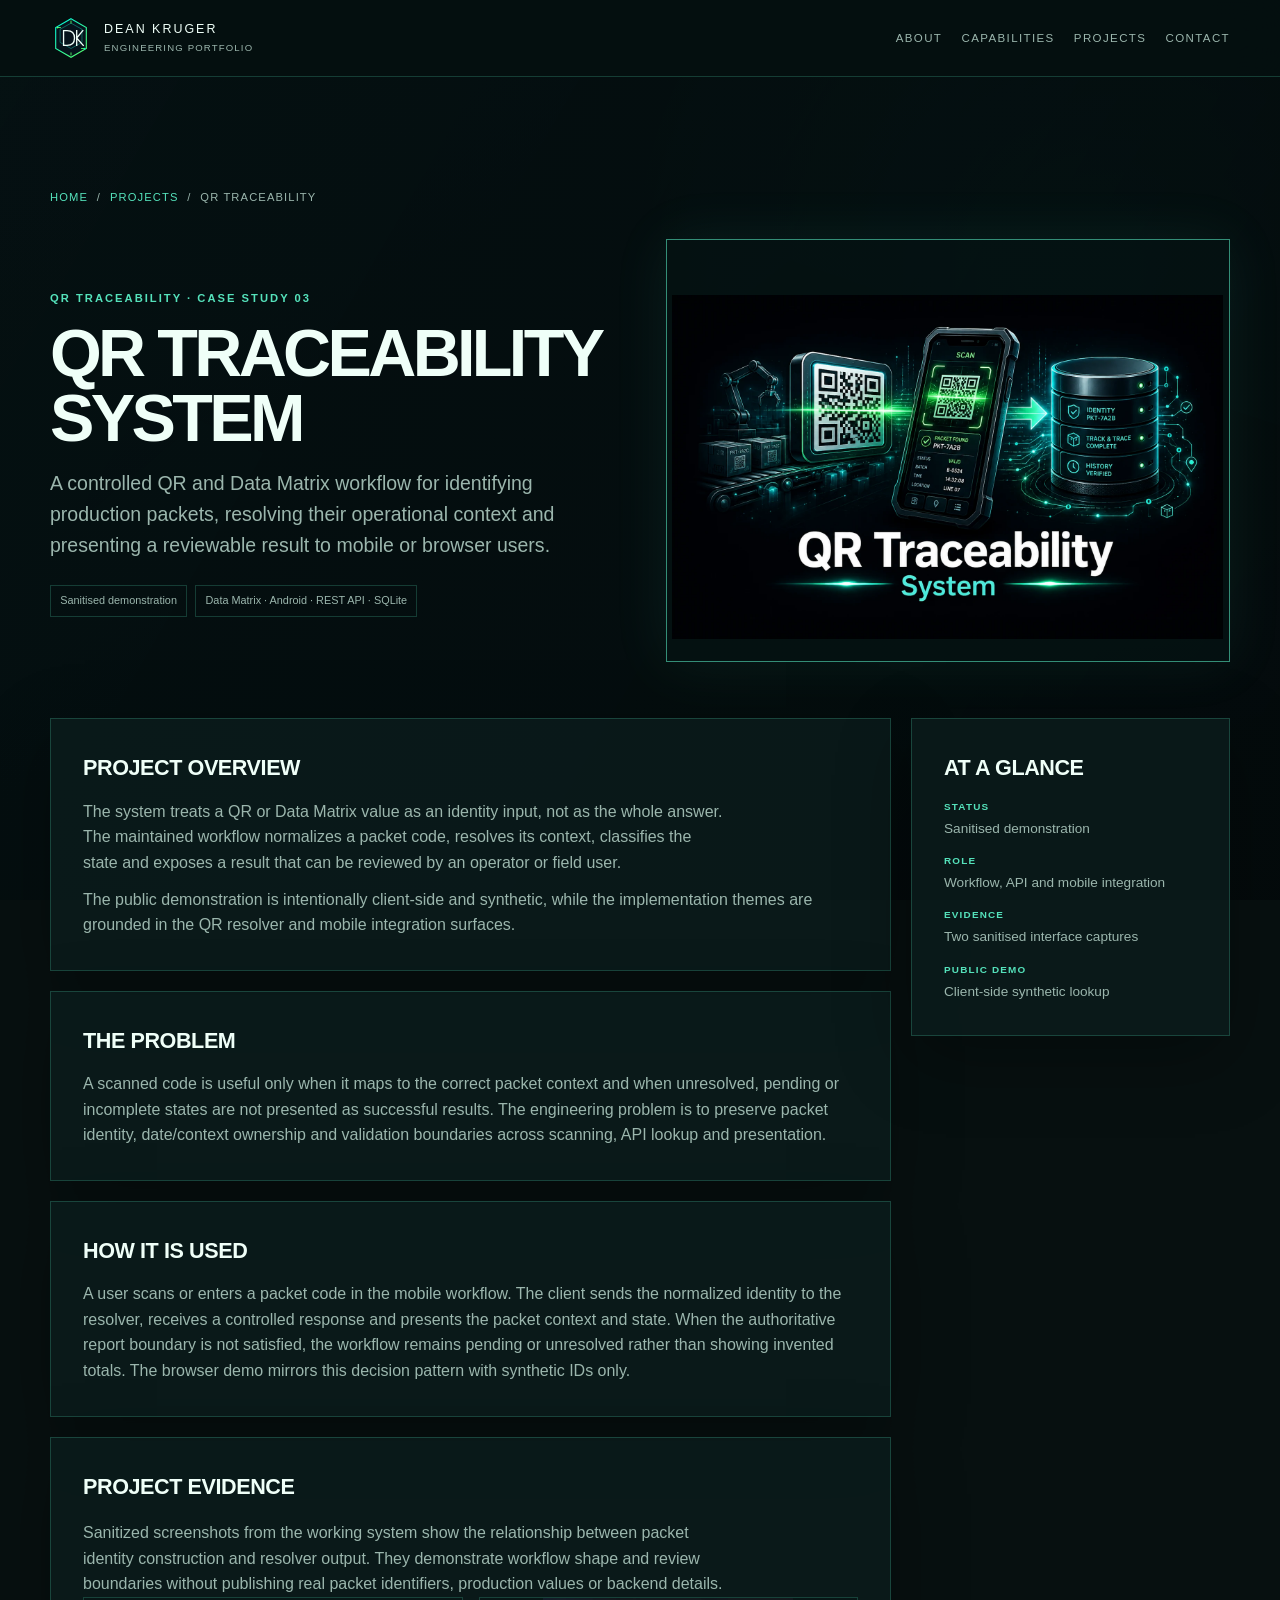
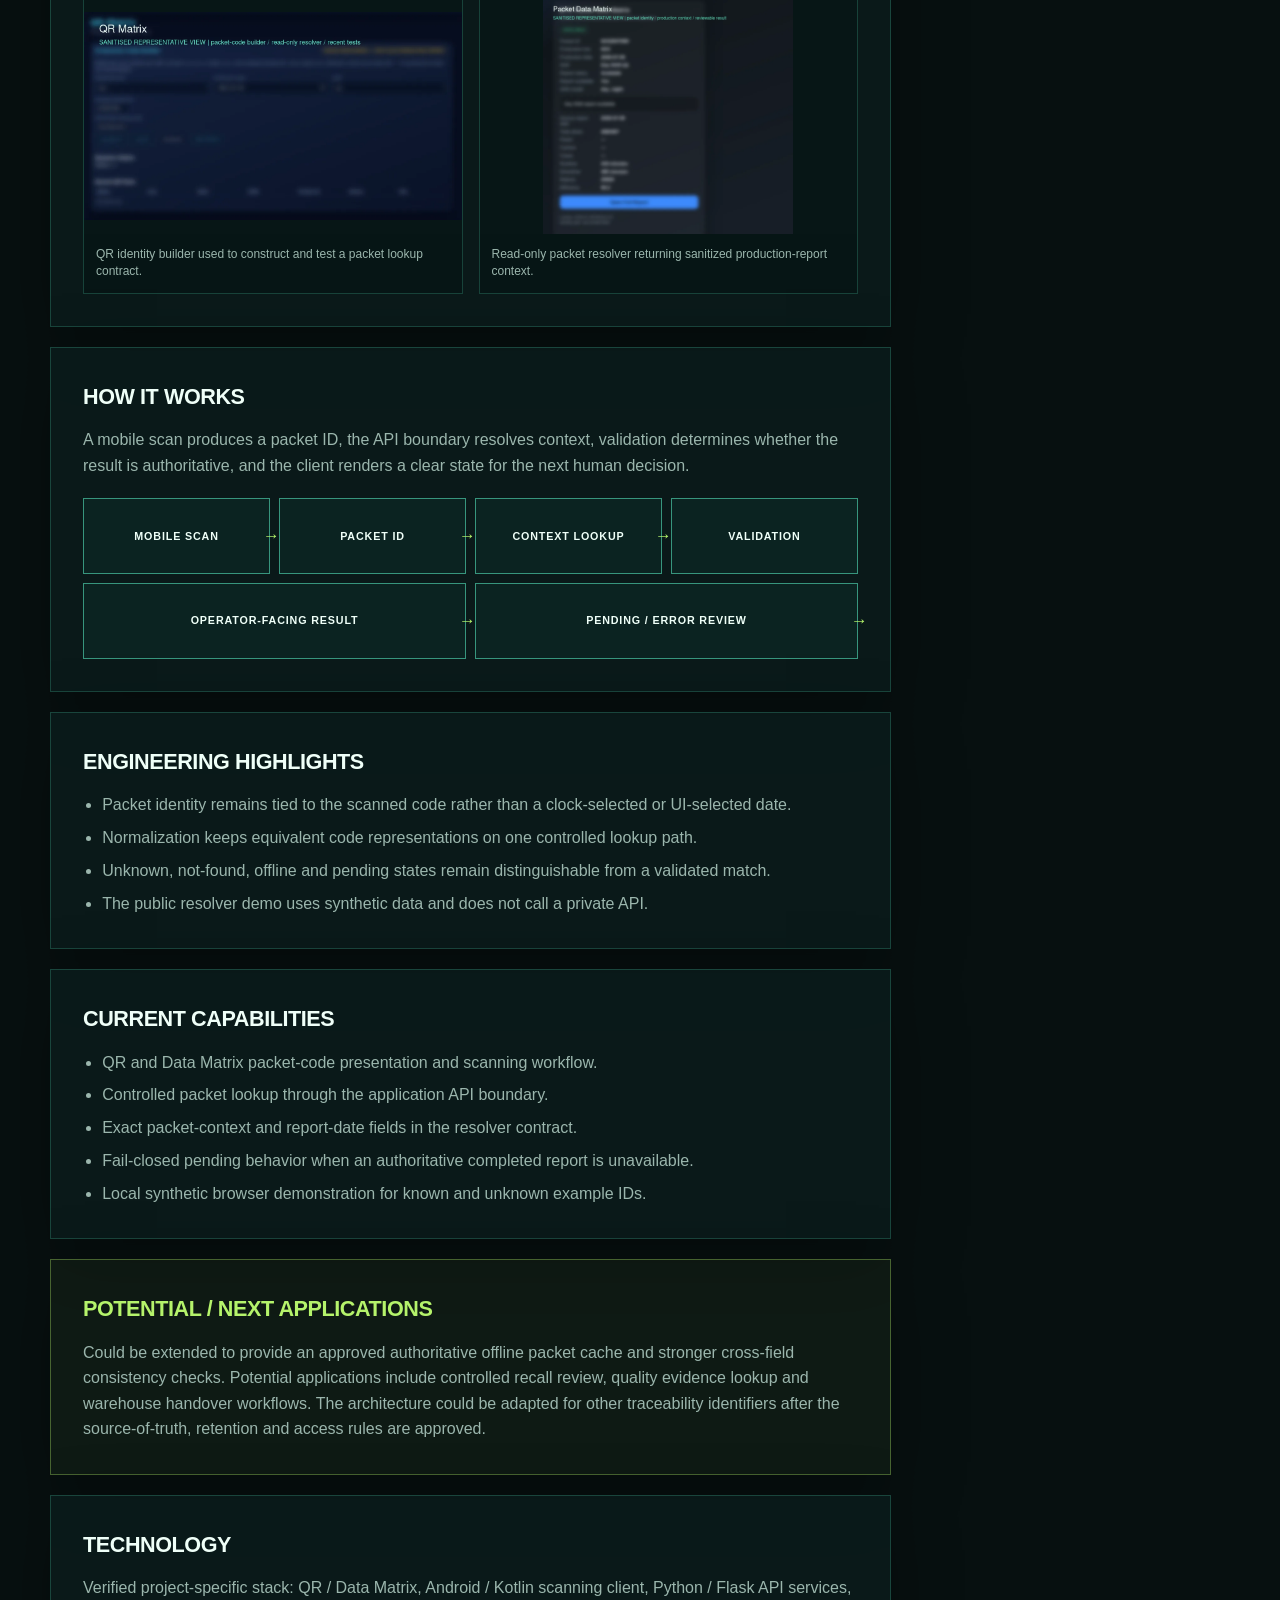
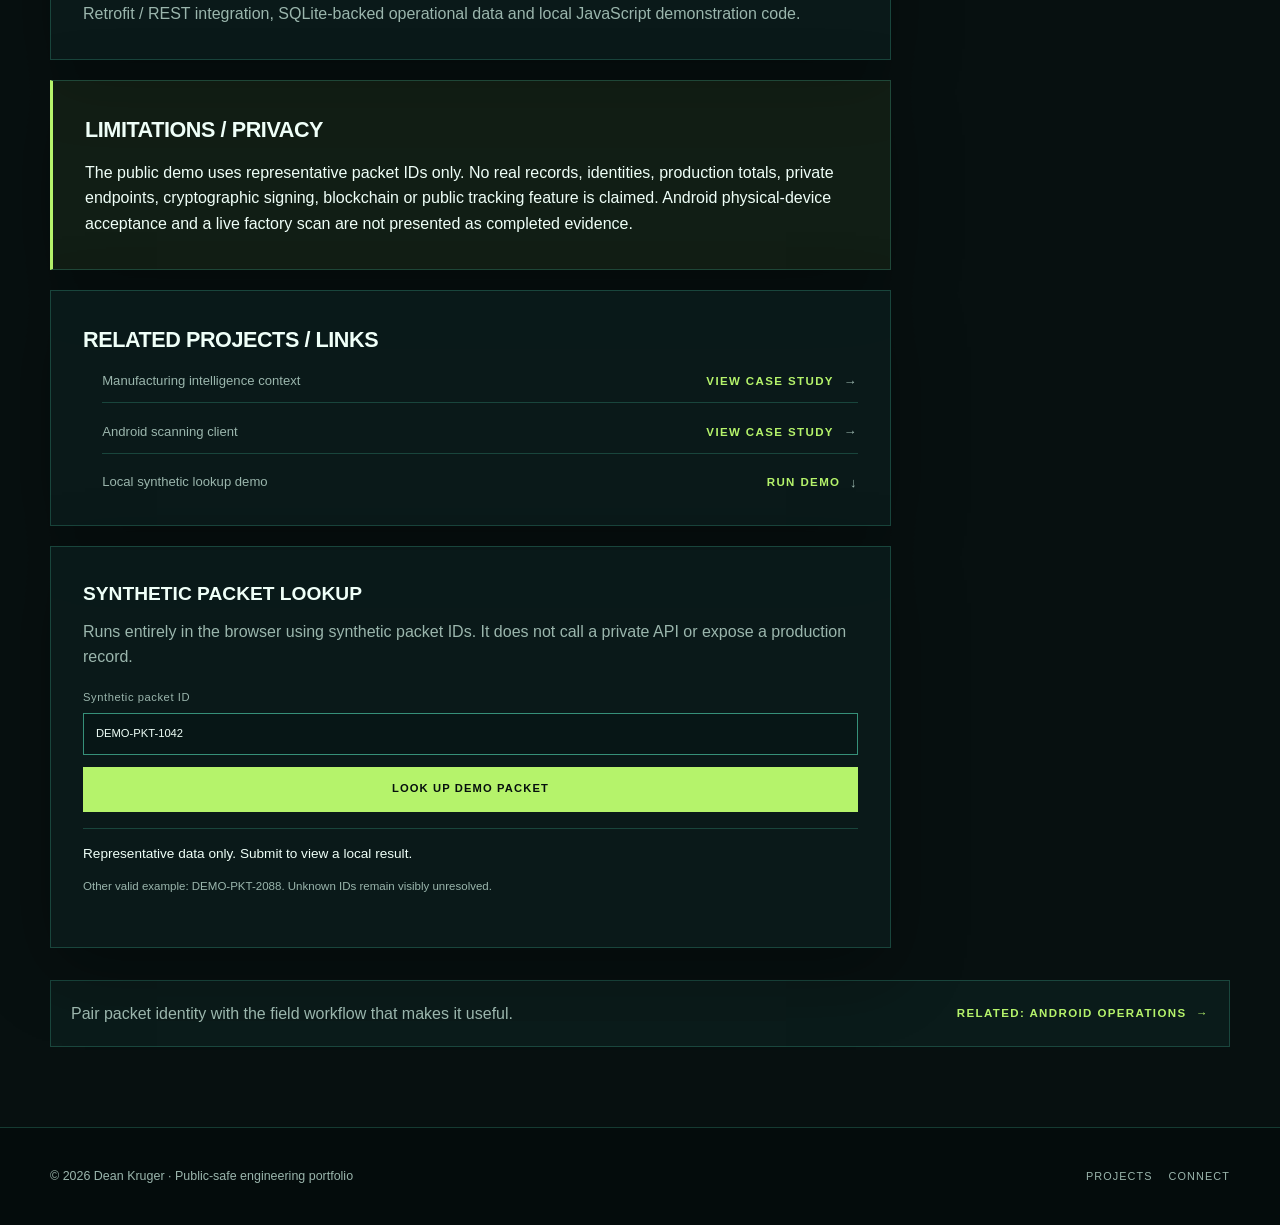
<file: projects/qr-traceability/index.html>
<!doctype html>
<html lang="en">
<head>
  <meta charset="utf-8">
  <meta name="viewport" content="width=device-width, initial-scale=1">
  <meta name="description" content="Public-safe QR traceability case study with a client-side synthetic packet lookup demonstration.">
  <link rel="canonical" href="https://dk4never.github.io/projects/qr-traceability/">
  <meta property="og:title" content="QR Traceability System | Dean Kruger">
  <meta property="og:description" content="A sanitised workflow for packet identity, mobile scanning, validation, production context and reviewable lookup.">
  <meta property="og:type" content="article">
  <meta property="og:image" content="https://dk4never.github.io/assets/projects/case-studies/web/qr-traceability-system.png">
  <link rel="icon" href="../../assets/ui/favicon.svg" type="image/svg+xml">
  <title>QR Traceability System | Dean Kruger</title>
  <link rel="stylesheet" href="../project-pages.css">
</head>
<body>
  <a class="skip-link" href="#main-content">Skip to content</a>
  <header class="project-topbar"><div class="project-topbar__inner"><a class="project-brand" href="../../" aria-label="Dean Kruger home"><img src="../../assets/logos/dean-mark.svg" width="42" height="42" alt="DK"><span>Dean Kruger<small>Engineering portfolio</small></span></a><button class="project-nav__toggle" id="project-nav-toggle" type="button" aria-controls="project-nav" aria-expanded="false">MENU</button><nav class="project-nav" id="project-nav" aria-label="Project navigation"><a href="../../#about">About</a><a href="../../#capabilities">Capabilities</a><a href="../">Projects</a><a href="../../#contact">Contact</a></nav></div></header>
  <main class="project-main" id="main-content"><div class="project-shell">
    <nav class="breadcrumbs" aria-label="Breadcrumb"><a href="../../">Home</a><span aria-hidden="true">/</span><a href="../">Projects</a><span aria-hidden="true">/</span><span aria-current="page">QR Traceability</span></nav>
    <section class="case-hero reveal" data-reveal><div><span class="project-eyebrow">QR traceability · Case study 03</span><h1>QR Traceability System</h1><p class="case-hero__summary">A controlled QR and Data Matrix workflow for identifying production packets, resolving their operational context and presenting a reviewable result to mobile or browser users.</p><div class="case-hero__meta"><span>Sanitised demonstration</span><span>Data Matrix · Android · REST API · SQLite</span></div></div><picture class="case-hero__art"><source srcset="../../assets/projects/case-studies/web/qr-traceability-system.webp" type="image/webp"><img src="../../assets/projects/case-studies/web/qr-traceability-system.png" width="800" height="420" alt="QR packet scanning, validation and production traceability authored project artwork."></picture></section>
    <div class="case-layout"><div class="case-content">
      <section class="case-panel reveal" data-reveal><h2>PROJECT OVERVIEW</h2><p class="case-section__intro">The system treats a QR or Data Matrix value as an identity input, not as the whole answer. The maintained workflow normalizes a packet code, resolves its context, classifies the state and exposes a result that can be reviewed by an operator or field user.</p><p>The public demonstration is intentionally client-side and synthetic, while the implementation themes are grounded in the QR resolver and mobile integration surfaces.</p></section>
      <section class="case-panel reveal" data-reveal><h2>THE PROBLEM</h2><p>A scanned code is useful only when it maps to the correct packet context and when unresolved, pending or incomplete states are not presented as successful results. The engineering problem is to preserve packet identity, date/context ownership and validation boundaries across scanning, API lookup and presentation.</p></section>
      <section class="case-panel reveal" data-reveal><h2>HOW IT IS USED</h2><p>A user scans or enters a packet code in the mobile workflow. The client sends the normalized identity to the resolver, receives a controlled response and presents the packet context and state. When the authoritative report boundary is not satisfied, the workflow remains pending or unresolved rather than showing invented totals. The browser demo mirrors this decision pattern with synthetic IDs only.</p></section>
      <section class="case-panel case-evidence reveal" data-reveal><h2>PROJECT EVIDENCE</h2><p class="case-section__intro">Sanitized screenshots from the working system show the relationship between packet identity construction and resolver output. They demonstrate workflow shape and review boundaries without publishing real packet identifiers, production values or backend details.</p><div class="evidence-grid"><figure class="evidence-card"><picture><source srcset="../../assets/projects/case-studies/screenshots/qr-matrix-sanitised.webp" type="image/webp"><img src="../../assets/projects/case-studies/screenshots/qr-matrix-sanitised.png" alt="Sanitized QR identity builder used to construct and test a packet lookup contract."></picture><figcaption>QR identity builder used to construct and test a packet lookup contract.</figcaption></figure><figure class="evidence-card"><picture><source srcset="../../assets/projects/case-studies/screenshots/packet-data-matrix-sanitised.webp" type="image/webp"><img src="../../assets/projects/case-studies/screenshots/packet-data-matrix-sanitised.png" alt="Sanitized read-only packet resolver returning production-report context."></picture><figcaption>Read-only packet resolver returning sanitized production-report context.</figcaption></figure></div></section>
      <section class="case-panel reveal" data-reveal><h2>HOW IT WORKS</h2><p>A mobile scan produces a packet ID, the API boundary resolves context, validation determines whether the result is authoritative, and the client renders a clear state for the next human decision.</p><div class="flow-diagram" role="img" aria-label="A mobile scan produces a packet ID, the API resolves context, validation determines the state, and a reviewable result or recovery state is shown."><div class="flow-node">Mobile scan</div><div class="flow-node">Packet ID</div><div class="flow-node">Context lookup</div><div class="flow-node">Validation</div><div class="flow-node flow-node--wide">Operator-facing result</div><div class="flow-node flow-node--wide">Pending / error review</div></div></section>
      <section class="case-panel reveal" data-reveal><h2>ENGINEERING HIGHLIGHTS</h2><ul><li>Packet identity remains tied to the scanned code rather than a clock-selected or UI-selected date.</li><li>Normalization keeps equivalent code representations on one controlled lookup path.</li><li>Unknown, not-found, offline and pending states remain distinguishable from a validated match.</li><li>The public resolver demo uses synthetic data and does not call a private API.</li></ul></section>
      <section class="case-panel reveal" data-reveal><h2>CURRENT CAPABILITIES</h2><ul><li>QR and Data Matrix packet-code presentation and scanning workflow.</li><li>Controlled packet lookup through the application API boundary.</li><li>Exact packet-context and report-date fields in the resolver contract.</li><li>Fail-closed pending behavior when an authoritative completed report is unavailable.</li><li>Local synthetic browser demonstration for known and unknown example IDs.</li></ul></section>
      <section class="case-panel case-panel--future reveal" data-reveal><h2>POTENTIAL / NEXT APPLICATIONS</h2><p>Could be extended to provide an approved authoritative offline packet cache and stronger cross-field consistency checks. Potential applications include controlled recall review, quality evidence lookup and warehouse handover workflows. The architecture could be adapted for other traceability identifiers after the source-of-truth, retention and access rules are approved.</p></section>
      <section class="case-panel reveal" data-reveal><h2>TECHNOLOGY</h2><p>Verified project-specific stack: QR / Data Matrix, Android / Kotlin scanning client, Python / Flask API services, Retrofit / REST integration, SQLite-backed operational data and local JavaScript demonstration code.</p></section>
      <section class="case-panel case-panel--privacy reveal" data-reveal><h2>LIMITATIONS / PRIVACY</h2><p>The public demo uses representative packet IDs only. No real records, identities, production totals, private endpoints, cryptographic signing, blockchain or public tracking feature is claimed. Android physical-device acceptance and a live factory scan are not presented as completed evidence.</p></section>
      <section class="case-panel reveal" data-reveal><h2>RELATED PROJECTS / LINKS</h2><ul class="related-list"><li><span>Manufacturing intelligence context</span><a class="text-link" href="../btc-production-intelligence/">VIEW CASE STUDY <span aria-hidden="true">→</span></a></li><li><span>Android scanning client</span><a class="text-link" href="../android-operations/">VIEW CASE STUDY <span aria-hidden="true">→</span></a></li><li><span>Local synthetic lookup demo</span><a class="text-link" href="#qr-demo-title">RUN DEMO <span aria-hidden="true">↓</span></a></li></ul></section>
      <section class="demo-card reveal" data-reveal aria-labelledby="qr-demo-title"><h2 id="qr-demo-title">Synthetic packet lookup</h2><p>Runs entirely in the browser using synthetic packet IDs. It does not call a private API or expose a production record.</p><form class="demo-form" id="qr-demo-form"><label for="qr-packet-id">Synthetic packet ID<input id="qr-packet-id" name="packetId" value="DEMO-PKT-1042" maxlength="32" autocomplete="off" pattern="[A-Za-z0-9\-]{4,32}" required></label><button type="submit">LOOK UP DEMO PACKET</button></form><div class="demo-output" id="qr-demo-output" aria-live="polite"><span>Representative data only. Submit to view a local result.</span></div><p class="demo-note">Other valid example: DEMO-PKT-2088. Unknown IDs remain visibly unresolved.</p></section>
    </div><aside class="case-aside"><section class="case-panel"><h2>AT A GLANCE</h2><dl class="aside-list"><div><dt>Status</dt><dd>Sanitised demonstration</dd></div><div><dt>Role</dt><dd>Workflow, API and mobile integration</dd></div><div><dt>Evidence</dt><dd>Two sanitised interface captures</dd></div><div><dt>Public demo</dt><dd>Client-side synthetic lookup</dd></div></dl></section></aside></div>
    <div class="case-cta"><p>Pair packet identity with the field workflow that makes it useful.</p><a class="text-link" href="../android-operations/">RELATED: ANDROID OPERATIONS <span aria-hidden="true">→</span></a></div>
  </div></main>
  <footer class="project-footer"><div class="project-footer__inner"><p>© 2026 Dean Kruger · Public-safe engineering portfolio</p><nav aria-label="Footer navigation"><a href="../">Projects</a><a href="../../#contact">Connect</a></nav></div></footer><script src="../project-pages.js"></script>
</body>
</html>
</file>
<file: style.css>
@charset "UTF-8";

:root {
  --bg: #04070b;
  --bg-deep: #020408;
  --panel: rgba(6, 17, 25, .86);
  --panel-strong: #07131b;
  --ink: #f0fff9;
  --muted: #9ab5b1;
  --dim: #5f7d7d;
  --cyan: #00f5df;
  --green: #59ff6a;
  --mint: #62f6bd;
  --blue: #2da8ff;
  --line: rgba(98, 246, 189, .34);
  --line-soft: rgba(98, 246, 189, .13);
  --shadow: 0 24px 70px rgba(0, 0, 0, .48);
  --mono: "Cascadia Code", "SFMono-Regular", Consolas, "Liberation Mono", monospace;
  --sans: Inter, ui-sans-serif, system-ui, -apple-system, BlinkMacSystemFont, "Segoe UI", sans-serif;
}

* { box-sizing: border-box; }
html { scroll-behavior: smooth; background: var(--bg-deep); }
body {
  margin: 0;
  color: var(--ink);
  background:
    linear-gradient(rgba(2, 4, 8, .83), rgba(2, 4, 8, .9)),
    url("assets/backgrounds/hero-background.svg") center top / cover fixed,
    var(--bg);
  font-family: var(--sans);
  line-height: 1.55;
  overflow-x: clip;
}
body::before {
  content: "";
  position: fixed;
  inset: 0;
  pointer-events: none;
  opacity: .22;
  background: url("assets/textures/noise-texture.webp") repeat;
  mix-blend-mode: screen;
  z-index: -1;
}
a { color: inherit; }
img { max-width: 100%; display: block; }
button, a { -webkit-tap-highlight-color: transparent; }
button, .outline-btn, .primary-btn { font: inherit; }
:focus-visible { outline: 2px solid var(--green); outline-offset: 4px; }
#matrix-bg { position: fixed; inset: 0; width: 100%; height: 100%; pointer-events: none; opacity: .1; z-index: -2; }
.site-atmosphere { position: fixed; inset: 0; pointer-events: none; z-index: -3; overflow: hidden; }
.site-atmosphere img { position: absolute; inset: 0; width: 100%; height: 100%; object-fit: cover; }
.site-atmosphere img + img { opacity: .46; }

.shell { width: min(1480px, calc(100% - 64px)); margin-inline: auto; }
.topbar {
  position: sticky;
  top: 0;
  z-index: 20;
  min-height: 76px;
  display: flex;
  align-items: center;
  gap: 26px;
  padding: 12px max(32px, calc((100vw - 1480px) / 2));
  border-bottom: 1px solid rgba(98, 246, 189, .18);
  background: rgba(3, 8, 12, .82);
  backdrop-filter: blur(20px);
}
.brand { display: inline-flex; align-items: center; gap: 12px; color: var(--ink); text-decoration: none; min-width: max-content; }
.brand-mark { width: 38px; height: 38px; color: var(--cyan); display: grid; place-items: center; filter: drop-shadow(0 0 12px rgba(0,245,223,.35)); }
.brand-mark img { width: 100%; height: 100%; }
.brand strong, .brand small { display: block; }
.brand strong { font: 700 .83rem/1.2 var(--mono); letter-spacing: .16em; }
.brand small { margin-top: 4px; color: var(--dim); font: 600 .57rem/1.2 var(--mono); letter-spacing: .08em; }
nav { display: flex; align-items: center; gap: clamp(12px, 2vw, 30px); margin-left: auto; }
nav a, .footer-links a { color: var(--muted); text-decoration: none; font: 700 .67rem/1 var(--mono); letter-spacing: .12em; transition: color .2s ease, text-shadow .2s ease; }
nav a:hover, nav a.active, .footer-links a:hover { color: var(--mint); text-shadow: 0 0 14px rgba(98,246,189,.4); }
.outline-btn, .primary-btn {
  display: inline-flex;
  align-items: center;
  justify-content: center;
  gap: 12px;
  min-height: 44px;
  padding: 0 18px;
  border: 1px solid var(--line);
  border-radius: 0;
  color: var(--mint);
  background: rgba(7, 22, 30, .72);
  font: 800 .68rem/1 var(--mono);
  letter-spacing: .1em;
  text-decoration: none;
  transition: transform .2s ease, border-color .2s ease, box-shadow .2s ease, background .2s ease;
  clip-path: polygon(0 0, calc(100% - 10px) 0, 100% 10px, 100% 100%, 10px 100%, 0 calc(100% - 10px));
}
.outline-btn:hover, .primary-btn:hover { transform: translateY(-2px); border-color: var(--green); box-shadow: 0 0 24px rgba(0,245,223,.16), inset 0 0 18px rgba(0,245,223,.06); color: #fff; }
.primary-btn { border-color: var(--green); color: #041008; background: linear-gradient(105deg, var(--green), var(--mint)); box-shadow: 0 0 24px rgba(89,255,106,.17); }
.primary-btn:hover { color: #041008; box-shadow: 0 0 34px rgba(89,255,106,.35); }
.nav-toggle { display: none; width: 44px; height: 44px; margin-left: auto; padding: 11px; border: 1px solid var(--line); color: var(--mint); background: rgba(7, 22, 30, .85); cursor: pointer; clip-path: polygon(0 0, calc(100% - 7px) 0, 100% 7px, 100% 100%, 7px 100%, 0 calc(100% - 7px)); }
.nav-toggle img { width: 100%; height: 100%; filter: brightness(0) saturate(100%) invert(84%) sepia(45%) saturate(400%) hue-rotate(92deg); }
main { position: relative; }
.section { position: relative; margin-top: 74px; padding: 58px clamp(22px, 4vw, 72px); }
.panel {
  background: linear-gradient(145deg, rgba(8, 25, 33, .92), rgba(4, 12, 18, .84));
  border: 1px solid var(--line-soft);
  box-shadow: var(--shadow);
  clip-path: polygon(0 18px, 18px 0, calc(100% - 42px) 0, 100% 42px, 100% calc(100% - 18px), calc(100% - 18px) 100%, 42px 100%, 0 calc(100% - 42px));
}
.panel::after, .hero::after {
  content: "";
  position: absolute;
  inset: 10px;
  pointer-events: none;
  border: 1px solid rgba(98, 246, 189, .08);
  clip-path: inherit;
}
.hero {
  min-height: min(790px, calc(100vh - 76px));
  display: grid;
  grid-template-columns: minmax(0, .84fr) minmax(460px, 1.16fr);
  align-items: center;
  gap: 26px;
  padding-top: 78px;
  padding-bottom: 54px;
  overflow: hidden;
}
.hero::before {
  content: "";
  position: absolute;
  inset: 0;
  background: url("assets/backgrounds/hero-background.svg") center / cover no-repeat;
  opacity: .52;
  z-index: -1;
}
.hero-copy { position: relative; z-index: 3; max-width: 680px; padding-left: clamp(0px, 3vw, 42px); }
.eyebrow, .section-kicker, .mini-heading { display: inline-block; color: var(--green); font: 800 .68rem/1 var(--mono); letter-spacing: .19em; }
.eyebrow { padding: 8px 11px; border-left: 2px solid var(--green); background: rgba(89,255,106,.06); }
.hero h1 { margin: 20px 0 8px; font: 800 clamp(3.1rem, 7.8vw, 7.3rem)/.9 var(--mono); letter-spacing: -.08em; color: #f8fffd; text-shadow: 0 0 24px rgba(240,255,249,.14); }
.hero h1 span { color: var(--green); text-shadow: 0 0 24px rgba(89,255,106,.36); }
.hero-role { margin: 0; color: var(--mint); font: 700 clamp(.92rem, 1.4vw, 1.25rem)/1.55 var(--mono); letter-spacing: .04em; }
.hero-text { max-width: 640px; margin: 25px 0 0; color: var(--muted); font-size: clamp(.96rem, 1.25vw, 1.12rem); }
.hero-actions { display: flex; flex-wrap: wrap; gap: 12px; margin-top: 30px; }
.social-row { display: flex; align-items: center; flex-wrap: wrap; gap: 14px; margin-top: 34px; color: var(--dim); font: 700 .62rem/1 var(--mono); letter-spacing: .1em; }
.social-row a { width: 31px; height: 31px; display: grid; place-items: center; border: 1px solid rgba(98,246,189,.28); color: var(--mint); transition: border-color .2s ease, transform .2s ease, box-shadow .2s ease; }
.social-row a:hover { transform: translateY(-2px); border-color: var(--green); box-shadow: 0 0 18px rgba(89,255,106,.2); }
.social-row img { width: 17px; height: 17px; }
.hero-visual { position: relative; min-height: 610px; isolation: isolate; }
.hero-visual::before { content: ""; position: absolute; inset: 6% 5%; background: radial-gradient(circle, rgba(0,245,223,.12), transparent 58%); filter: blur(5px); z-index: -1; }
.hero-map, .hero-network, .hero-blueprint, .hero-circuit { position: absolute; pointer-events: none; object-fit: contain; }
.hero-map { inset: 12% 6% auto 2%; width: 94%; opacity: .2; filter: drop-shadow(0 0 10px rgba(0,245,223,.18)); animation: drift 16s ease-in-out infinite; }
.hero-network { inset: 12% 9% auto 7%; width: 87%; opacity: .23; animation: pulseLines 7s ease-in-out infinite; }
.hero-blueprint { inset: 38% 0 2% 22%; width: 74%; opacity: .16; transform: rotate(-3deg); }
.hero-circuit { inset: 0; width: 100%; height: 100%; opacity: .28; }
#globe { position: absolute; inset: 0; width: 100%; height: 100%; }
.globe-hud { position: absolute; inset: 11% 4% 8%; pointer-events: none; }
.hud-node { position: absolute; width: 8px; height: 8px; border: 1px solid var(--green); border-radius: 50%; background: var(--bg); box-shadow: 0 0 14px var(--green); animation: blink 2.4s ease-in-out infinite; }
.hud-node.n1 { top: 19%; left: 17%; } .hud-node.n2 { top: 33%; right: 12%; animation-delay: .8s; } .hud-node.n3 { bottom: 22%; left: 29%; animation-delay: 1.3s; } .hud-node.n4 { bottom: 14%; right: 28%; animation-delay: 1.8s; }
.hud-line { position: absolute; height: 1px; background: linear-gradient(90deg, transparent, var(--cyan), transparent); transform-origin: left center; opacity: .6; }
.hud-line.l1 { width: 150px; top: 25%; left: 20%; transform: rotate(23deg); } .hud-line.l2 { width: 160px; top: 51%; right: 14%; transform: rotate(148deg); }
.glass { background: rgba(3, 13, 20, .8); border: 1px solid rgba(98,246,189,.3); box-shadow: 0 0 28px rgba(0,245,223,.1), inset 0 0 24px rgba(0,245,223,.035); backdrop-filter: blur(12px); }
.terminal-card { position: absolute; top: 13%; right: 1%; width: min(330px, 44%); padding: 16px; clip-path: polygon(0 0, calc(100% - 15px) 0, 100% 15px, 100% 100%, 15px 100%, 0 calc(100% - 15px)); }
.terminal-title { display: flex; justify-content: space-between; gap: 10px; padding-bottom: 10px; border-bottom: 1px solid var(--line-soft); color: var(--mint); font: 700 .62rem/1 var(--mono); letter-spacing: .08em; }
.terminal-title span { color: var(--green); } .terminal-title i { display: inline-block; width: 6px; height: 6px; margin-right: 5px; border-radius: 50%; background: var(--green); box-shadow: 0 0 10px var(--green); }
#terminal-output { min-height: 142px; margin: 13px 0 0; color: #a8fff1; white-space: pre-wrap; font: .65rem/1.7 var(--mono); }
.cursor { color: var(--green); animation: blink 1s step-end infinite; }
.metric-strip { position: absolute; right: 3%; bottom: 4%; left: 3%; display: grid; grid-template-columns: repeat(4, 1fr); padding: 14px 8px; }
.metric-strip div { min-width: 0; padding: 4px 12px; border-right: 1px solid var(--line-soft); }
.metric-strip div:last-child { border: 0; }
.metric-strip span, .metric-strip strong { display: block; font-family: var(--mono); }
.metric-strip span { color: var(--dim); font-size: .55rem; letter-spacing: .1em; }
.metric-strip strong { margin-top: 4px; color: var(--green); font-size: .75rem; letter-spacing: .04em; }

.section-heading { position: relative; display: flex; align-items: flex-end; justify-content: space-between; gap: 24px; margin-bottom: 34px; }
.section-heading h2 { margin: 8px 0 0; color: #f5fffc; font: 800 clamp(1.45rem, 3vw, 2.55rem)/1 var(--mono); letter-spacing: -.06em; text-shadow: 0 0 17px rgba(240,255,249,.12); }
.section-divider { width: min(340px, 32%); height: 48px; object-fit: cover; opacity: .45; }
.capability-grid { display: grid; grid-template-columns: repeat(4, 1fr); gap: 12px; }
.capability { position: relative; min-height: 205px; padding: 25px 21px 22px; background: linear-gradient(145deg, rgba(9,30,37,.8), rgba(4,14,21,.72)); border: 1px solid rgba(98,246,189,.17); clip-path: polygon(0 0, calc(100% - 16px) 0, 100% 16px, 100% 100%, 0 100%); transition: transform .25s ease, border-color .25s ease, box-shadow .25s ease, background .25s ease; }
.capability::after { content: ""; position: absolute; top: 0; right: 0; width: 28px; height: 28px; border-left: 1px solid rgba(98,246,189,.3); border-bottom: 1px solid rgba(98,246,189,.3); }
.capability:hover { transform: translateY(-6px); border-color: var(--green); background: linear-gradient(145deg, rgba(10,45,46,.9), rgba(4,18,24,.9)); box-shadow: 0 0 30px rgba(0,245,223,.13); }
.icon { width: 43px; height: 43px; display: grid; place-items: center; margin-bottom: 22px; color: var(--mint); }
.icon img { width: 100%; height: 100%; }
.capability h3 { margin: 0; color: #dffff7; font: 800 .78rem/1.25 var(--mono); letter-spacing: .08em; }
.capability p { margin: 12px 0 0; color: var(--muted); font-size: .88rem; }

.project-grid { display: grid; grid-template-columns: repeat(3, 1fr); gap: 16px; }
.project-card { display: flex; flex-direction: column; min-width: 0; padding: 14px; background: rgba(6,19,27,.84); border: 1px solid rgba(98,246,189,.2); clip-path: polygon(0 0, calc(100% - 19px) 0, 100% 19px, 100% 100%, 19px 100%, 0 calc(100% - 19px)); transition: transform .25s ease, border-color .25s ease, box-shadow .25s ease; }
.project-card:hover { transform: translateY(-7px); border-color: var(--cyan); box-shadow: 0 16px 38px rgba(0,0,0,.45), 0 0 28px rgba(0,245,223,.13); }
.project-visual { position: relative; min-height: 185px; display: grid; place-items: center; overflow: hidden; color: var(--mint); border: 1px solid rgba(98,246,189,.18); background: radial-gradient(circle at 50% 50%, rgba(0,245,223,.11), transparent 64%), #06121a; }
.project-visual::after { content: ""; position: absolute; inset: 9px; border: 1px solid rgba(98,246,189,.1); pointer-events: none; }
.project-visual img { width: 88%; height: 83%; object-fit: contain; opacity: .82; transition: transform .45s ease, opacity .3s ease, filter .3s ease; }
.project-card:hover .project-visual img { transform: scale(1.04); opacity: 1; filter: drop-shadow(0 0 12px rgba(0,245,223,.28)); }
.project-visual span { position: absolute; right: 12px; bottom: 10px; color: var(--green); font: 700 .55rem/1 var(--mono); letter-spacing: .12em; }
.project-card h3 { margin: 21px 3px 7px; color: #eafff8; font: 800 1rem/1.25 var(--mono); }
.project-card p { margin: 0 3px; color: var(--muted); font-size: .87rem; }
.tags { display: flex; flex-wrap: wrap; gap: 7px; margin: 18px 3px; }
.tags span { padding: 5px 7px; border: 1px solid rgba(98,246,189,.18); color: var(--mint); font: 600 .6rem/1 var(--mono); }
.project-card > a { margin: auto 3px 4px; color: var(--green); font: 700 .68rem/1 var(--mono); text-decoration: none; }
.project-card > a:hover { color: #fff; }
.center { display: flex; justify-content: center; margin-top: 34px; }

.architecture-section { display: grid; grid-template-columns: minmax(0, 1.08fr) minmax(300px, .92fr); align-items: center; gap: clamp(30px, 6vw, 88px); overflow: hidden; }
.architecture-diagram { position: relative; min-height: 410px; display: grid; place-items: center; gap: 25px; padding: 40px 20px; }
.architecture-blueprint { position: absolute; inset: 0; width: 100%; height: 100%; object-fit: cover; opacity: .18; }
.diagram-node { position: relative; z-index: 1; min-width: 150px; padding: 13px 16px; text-align: center; border: 1px solid rgba(98,246,189,.38); color: var(--mint); background: rgba(4,15,22,.88); font: 700 .65rem/1.4 var(--mono); letter-spacing: .06em; box-shadow: 0 0 18px rgba(0,245,223,.08); }
.diagram-node.top { margin-bottom: 3px; } .diagram-node.primary-node { border-color: var(--green); color: var(--green); box-shadow: 0 0 25px rgba(89,255,106,.15); }
.diagram-row { position: relative; z-index: 1; display: flex; align-items: center; justify-content: center; gap: 12px; width: 100%; }
.diagram-row > span { color: var(--green); font: 800 1.3rem/1 var(--mono); }
.diagram-row.bottom { margin-top: 4px; }
.architecture-copy { position: relative; z-index: 2; }
.profile-orbit { float: right; position: relative; width: 112px; height: 112px; margin: -14px 0 14px 20px; }
.profile-orbit img { position: absolute; inset: 0; width: 100%; height: 100%; object-fit: contain; }
.profile-photo { inset: 19% !important; width: 62% !important; height: 62% !important; left: 19% !important; top: 19% !important; object-fit: cover !important; clip-path: polygon(50% 0, 100% 25%, 100% 75%, 50% 100%, 0 75%, 0 25%); filter: saturate(.8) contrast(1.08); }
.profile-glow { opacity: .28; filter: blur(6px); animation: pulseLines 5s ease-in-out infinite; } .profile-frame { opacity: .9; color: var(--mint); }
.mini-heading { color: var(--green); }
.architecture-copy h2 { margin: 11px 0 16px; font: 800 clamp(1.8rem, 3vw, 3rem)/1 var(--mono); letter-spacing: -.07em; }
.architecture-copy p { color: var(--muted); }
.architecture-copy ul { display: grid; gap: 10px; padding: 0; margin: 24px 0 28px; list-style: none; color: var(--muted); font-size: .92rem; }
.architecture-copy li::before { content: ">" ; margin-right: 10px; color: var(--green); }

.recent-grid { display: grid; grid-template-columns: repeat(4, 1fr); gap: 12px; }
.recent-grid article { position: relative; min-height: 190px; padding: 21px 19px; border-top: 1px solid var(--line); border-left: 1px solid var(--line-soft); background: rgba(5,20,27,.56); }
.recent-grid article::after { content: ""; position: absolute; right: 0; bottom: 0; width: 24px; height: 24px; border-top: 1px solid var(--line); border-left: 1px solid var(--line); }
.recent-grid strong { color: var(--green); font: 700 .6rem/1.2 var(--mono); letter-spacing: .11em; }
.recent-grid h3 { margin: 18px 0 8px; font: 800 1rem/1.2 var(--mono); }
.recent-grid p { margin: 0; color: var(--muted); font-size: .84rem; }

.timeline { position: relative; }
.timeline-detailed { display: grid; grid-template-columns: repeat(2, 1fr); gap: 0 60px; padding: 12px 0 12px 48px; }
.timeline-detailed::before { content: ""; position: absolute; top: 0; bottom: 0; left: 14px; width: 1px; background: linear-gradient(var(--green), rgba(98,246,189,.08)); box-shadow: 0 0 16px rgba(89,255,106,.3); }
.timeline-detailed article { position: relative; min-height: 175px; padding: 0 0 38px 22px; border-bottom: 1px solid rgba(98,246,189,.09); }
.timeline-detailed article::before { content: ""; position: absolute; top: 1px; left: -39px; width: 12px; height: 12px; border: 2px solid var(--green); background: var(--bg); box-shadow: 0 0 14px rgba(89,255,106,.65); transform: rotate(45deg); }
.timeline-detailed article strong { color: var(--green); font: 700 .62rem/1 var(--mono); letter-spacing: .13em; }
.timeline-detailed article h3 { margin: 14px 0 7px; font: 800 1.02rem/1.25 var(--mono); }
.timeline-detailed article p { margin: 0; color: var(--muted); font-size: .86rem; }
.timeline-detailed article i { display: none; }

.split-grid { display: grid; grid-template-columns: repeat(2, 1fr); gap: 22px; padding: 0; }
.compact-panel { min-height: 100%; padding: 45px clamp(22px, 4vw, 52px); }
.learning-note { margin: -7px 0 24px; padding: 15px 17px; border-left: 2px solid var(--green); background: rgba(89,255,106,.05); }
.learning-note strong { color: var(--green); font: 700 .64rem/1 var(--mono); letter-spacing: .12em; }
.learning-note p { margin: 9px 0 0; color: var(--muted); font-size: .84rem; }
.achievement-list { display: grid; gap: 11px; padding: 0; margin: 0; list-style: none; color: var(--muted); font-size: .88rem; }
.achievement-list li::before { content: "+"; margin-right: 10px; color: var(--green); font-family: var(--mono); }
.tech-cloud { display: flex; flex-wrap: wrap; gap: 9px; }
.tech-cloud span { display: inline-flex; align-items: center; gap: 7px; min-height: 36px; padding: 6px 9px; border: 1px solid rgba(98,246,189,.2); color: var(--muted); background: rgba(8,27,34,.68); font: 700 .65rem/1 var(--mono); transition: color .2s ease, border-color .2s ease, transform .2s ease, box-shadow .2s ease; }
.tech-cloud span:hover { color: var(--green); border-color: var(--green); transform: translateY(-2px); box-shadow: 0 0 16px rgba(89,255,106,.14); }
.tech-cloud img { width: 17px; height: 17px; }

.contact-panel { display: grid; grid-template-columns: minmax(0, 1.5fr) repeat(3, minmax(150px, .55fr)); gap: 18px; align-items: center; overflow: hidden; }
.contact-circuit { position: absolute; inset: 0; width: 100%; height: 100%; object-fit: cover; opacity: .12; pointer-events: none; }
.contact-copy, .contact-item { position: relative; z-index: 1; }
.contact-title { display: flex; gap: 14px; align-items: flex-start; }
.contact-title h2 { margin: 5px 0 7px; font: 800 clamp(1.4rem, 2.5vw, 2.2rem)/1 var(--mono); letter-spacing: -.06em; }
.contact-title p { margin: 0; color: var(--muted); }
.contact-item { display: flex; align-items: center; gap: 12px; min-width: 0; color: var(--mint); text-decoration: none; font: 700 .73rem/1.3 var(--mono); overflow-wrap: anywhere; }
.contact-item b { flex: 0 0 38px; width: 38px; height: 38px; display: grid; place-items: center; border: 1px solid var(--line); color: var(--mint); }
.contact-item b img { width: 19px; height: 19px; }
.contact-item small { display: block; margin-bottom: 4px; color: var(--dim); font-size: .55rem; letter-spacing: .12em; }
.contact-item:hover { color: #fff; }

.footer { position: relative; display: grid; grid-template-columns: 1fr auto 1fr; align-items: center; gap: 22px; padding-top: 38px; padding-bottom: 40px; margin-top: 74px; border-top: 1px solid rgba(98,246,189,.18); }
.footer-circuit { position: absolute; inset: 0; width: 100%; height: 100%; object-fit: cover; opacity: .1; pointer-events: none; }
.footer-brand, .footer-links, .footer-copy { position: relative; z-index: 1; }
.footer-brand .brand-mark { width: 30px; height: 30px; }
.footer-brand small { color: var(--dim); }
.footer-links { display: flex; gap: 19px; }
.footer-copy { justify-self: end; color: var(--dim); font: .62rem/1.3 var(--mono); }

@keyframes drift { 0%,100% { transform: translate3d(0,0,0); } 50% { transform: translate3d(10px,-8px,0); } }
@keyframes pulseLines { 0%,100% { opacity: .22; } 50% { opacity: .62; } }
@keyframes blink { 50% { opacity: .35; } }

@media (max-width: 1150px) {
  .topbar { padding-inline: 22px; }
  nav { gap: 14px; }
  .desktop-only { display: none; }
  .nav-toggle { display: grid; place-items: center; }
  nav { position: absolute; top: calc(100% + 1px); right: 16px; display: none; width: min(280px, calc(100vw - 32px)); padding: 14px; flex-direction: column; align-items: stretch; gap: 0; border: 1px solid var(--line); background: rgba(3,11,16,.96); box-shadow: var(--shadow); clip-path: polygon(0 0, calc(100% - 14px) 0, 100% 14px, 100% 100%, 0 100%); }
  nav.open { display: flex; }
  nav a { padding: 15px 12px; border-bottom: 1px solid var(--line-soft); }
  nav a:last-child { border-bottom: 0; }
  .hero { grid-template-columns: 1fr; min-height: auto; padding-top: 56px; }
  .hero-copy { max-width: 850px; }
  .hero-visual { min-height: 540px; }
  .capability-grid { grid-template-columns: repeat(2, 1fr); }
  .project-grid { grid-template-columns: repeat(2, 1fr); }
  .recent-grid { grid-template-columns: repeat(2, 1fr); }
  .contact-panel { grid-template-columns: 1fr 1fr; }
  .contact-copy { grid-column: 1 / -1; }
}
@media (max-width: 760px) {
  body { background-attachment: scroll; }
  .shell { width: min(100% - 28px, 620px); }
  .topbar { min-height: 66px; padding: 10px 14px; }
  .brand-mark { width: 32px; height: 32px; }
  .brand strong { font-size: .72rem; }
  .brand small { font-size: .48rem; letter-spacing: .04em; }
  .hero { gap: 10px; padding-top: 44px; padding-bottom: 20px; }
  .hero h1 { font-size: clamp(2.7rem, 15vw, 4.8rem); }
  .hero-text { font-size: .92rem; }
  .hero-actions { display: grid; grid-template-columns: 1fr 1fr; }
  .hero-actions a { padding-inline: 8px; font-size: .59rem; }
  .social-row { margin-top: 26px; }
  .hero-visual { min-height: 480px; margin-inline: -9px; }
  .hero-map { inset: 9% -12% auto -12%; width: 124%; }
  .hero-network { inset: 15% -7% auto -7%; width: 114%; }
  .hero-blueprint { inset: 46% -6% 0 18%; width: 92%; }
  .terminal-card { top: 10%; right: 2%; width: min(290px, 72%); }
  .metric-strip { right: 2%; bottom: 1%; left: 2%; grid-template-columns: repeat(2, 1fr); padding: 8px 3px; }
  .metric-strip div { padding: 6px 8px; border-bottom: 1px solid var(--line-soft); }
  .metric-strip div:nth-child(2) { border-right: 0; }
  .metric-strip div:nth-child(3), .metric-strip div:nth-child(4) { border-bottom: 0; }
  .section { margin-top: 34px; padding: 34px 18px; }
  .section-heading { align-items: flex-start; margin-bottom: 24px; }
  .section-divider { display: none; }
  .capability-grid, .project-grid, .recent-grid, .split-grid { grid-template-columns: 1fr; }
  .capability { min-height: 170px; }
  .project-visual { min-height: 175px; }
  .architecture-section { grid-template-columns: 1fr; gap: 15px; }
  .architecture-diagram { min-height: 350px; padding-inline: 0; transform: scale(.94); transform-origin: center; }
  .diagram-row { gap: 5px; }
  .diagram-node { min-width: 0; padding: 10px 7px; font-size: .53rem; }
  .diagram-row > span { font-size: .95rem; }
  .profile-orbit { width: 88px; height: 88px; }
  .timeline-detailed { grid-template-columns: 1fr; gap: 0; padding-left: 38px; }
  .timeline-detailed::before { left: 10px; }
  .timeline-detailed article { min-height: auto; padding-bottom: 28px; margin-bottom: 24px; }
  .timeline-detailed article::before { left: -34px; }
  .compact-panel { padding: 34px 20px; }
  .contact-panel { grid-template-columns: 1fr; }
  .contact-copy { grid-column: auto; }
  .contact-item { padding: 8px 0; }
  .footer { grid-template-columns: 1fr; gap: 20px; margin-top: 34px; padding-bottom: 28px; }
  .footer-copy { justify-self: start; }
}
@media (prefers-reduced-motion: reduce) {
  *, *::before, *::after { scroll-behavior: auto !important; animation-duration: .01ms !important; animation-iteration-count: 1 !important; transition-duration: .01ms !important; }
}
@media print {
  @page { size: A4; margin: 14mm; }
  :root { --ink: #111; --muted: #333; --dim: #555; --line: #8a8a8a; }
  body { background: #fff; color: #111; font-size: 10pt; }
  body::before, #matrix-bg, .site-atmosphere, .topbar, .hero-visual, .hero-actions, .social-row, .footer-circuit, .contact-circuit, .section-divider, .profile-glow { display: none !important; }
  .shell { width: 100%; }
  .hero { min-height: auto; display: block; padding: 0 0 16pt; }
  .hero::before, .panel::after, .hero::after { display: none; }
  .hero h1 { color: #111; font-size: 34pt; text-shadow: none; }
  .hero h1 span, .eyebrow, .section-kicker, .mini-heading, .project-card > a { color: #075c43; text-shadow: none; }
  .section, .panel, .compact-panel { margin-top: 16pt; padding: 14pt; background: #fff; border: 1px solid #aab4b0; clip-path: none; box-shadow: none; }
  .section-heading h2, .architecture-copy h2, .contact-title h2 { color: #111; text-shadow: none; }
  .capability-grid, .project-grid, .recent-grid, .split-grid { grid-template-columns: repeat(2, 1fr); }
  .capability, .project-card, .recent-grid article { break-inside: avoid; background: #fff; border: 1px solid #b5c4bf; clip-path: none; }
  .project-visual { min-height: 90px; }
  .architecture-section { display: grid; }
  .profile-orbit { display: none; }
  .timeline-detailed article { break-inside: avoid; }
  .footer { margin-top: 14pt; padding: 10pt 0; border-top: 1px solid #aab4b0; }
}

/* Refinement system: shared grid, contained visual zones and predictable rhythm */
:root {
  --page-max-width: 1480px;
  --page-gutter: clamp(16px, 3.5vw, 64px);
  --section-gap: clamp(48px, 5vw, 74px);
  --panel-padding: clamp(30px, 4vw, 58px);
  --card-gap: clamp(12px, 1.35vw, 20px);
  --content-gap: clamp(18px, 3vw, 42px);
  --header-height: 76px;
}

.shell {
  width: min(var(--page-max-width), calc(100% - (var(--page-gutter) * 2)));
}

.topbar {
  padding-inline: max(var(--page-gutter), calc((100vw - var(--page-max-width)) / 2));
}

.hero {
  grid-template-columns: minmax(0, .92fr) minmax(0, 1.08fr);
  gap: var(--content-gap);
  min-height: min(790px, calc(100vh - var(--header-height)));
}

.hero-copy {
  padding-left: clamp(0px, 2vw, 28px);
}

.hero-visual {
  min-height: clamp(480px, 44vw, 610px);
  overflow: hidden;
}

.hero-network-art {
  position: absolute;
  inset: 1% 0 0;
  width: 100%;
  height: 100%;
  object-fit: contain;
  opacity: .72;
  pointer-events: none;
  animation: drift 18s ease-in-out infinite;
}

#globe {
  inset: 4% 0 19%;
  z-index: 1;
}

.globe-hud {
  inset: 7% 3% 21%;
  z-index: 2;
}

.terminal-card {
  top: 5%;
  right: auto;
  left: 3%;
  width: min(300px, 42%);
  z-index: 3;
}

.metric-strip {
  right: 5%;
  bottom: 0;
  left: 5%;
  z-index: 4;
}

.section {
  margin-top: var(--section-gap);
  padding: var(--panel-padding) clamp(20px, 4vw, 72px);
}

.section-heading {
  margin-bottom: clamp(24px, 3vw, 34px);
}

.section-heading h2 {
  line-height: 1.08;
}

.capability-grid,
.project-grid,
.recent-grid {
  gap: var(--card-gap);
}

.capability-grid {
  grid-template-columns: repeat(4, minmax(0, 1fr));
}

.capability {
  min-height: 190px;
  padding: 22px 20px 20px;
}

.icon {
  margin-bottom: 18px;
}

.project-grid {
  grid-template-columns: repeat(3, minmax(0, 1fr));
  align-items: stretch;
}

.project-card {
  min-height: 480px;
  padding: 14px;
}

.project-visual {
  min-height: 180px;
}

.project-visual > img:first-child {
  width: 88%;
  height: 82%;
}

.project-visual > span:not(.project-brand) {
  right: 12px;
  bottom: 10px;
  z-index: 2;
}

.project-brand {
  position: absolute;
  top: 12px;
  right: auto !important;
  bottom: auto !important;
  left: 12px;
  z-index: 3;
  display: grid;
  place-items: center;
  width: 36px;
  height: 36px;
  padding: 4px;
  border: 1px solid rgba(98,246,189,.28);
  background: rgba(3, 13, 20, .72);
  box-shadow: 0 0 16px rgba(0,245,223,.1);
}

.project-brand img {
  width: 100% !important;
  height: 100% !important;
  object-fit: contain;
  opacity: 1 !important;
  filter: none !important;
}

.legend-brand {
  width: 34px;
  height: 46px;
  padding: 3px 6px;
}

.architecture-section {
  grid-template-columns: minmax(0, 1.24fr) minmax(300px, .76fr);
  gap: clamp(28px, 5vw, 72px);
}

.architecture-diagram {
  min-height: 460px;
  padding: 30px 22px;
  overflow: hidden;
}

.architecture-blueprint {
  object-fit: cover;
  opacity: .3;
}

.system-flow {
  position: relative;
  z-index: 1;
  display: grid;
  grid-template-columns: repeat(4, minmax(0, 1fr));
  gap: 18px;
  width: 100%;
  padding: 0;
  margin: 0;
  list-style: none;
}

.flow-stage {
  position: relative;
  min-height: 236px;
  padding: 17px 14px 15px;
  border: 1px solid rgba(98,246,189,.27);
  background: rgba(4, 15, 22, .9);
  box-shadow: 0 0 18px rgba(0,245,223,.06);
}

.flow-stage:not(:last-child)::after {
  content: "→";
  position: absolute;
  top: 50%;
  right: -17px;
  z-index: 2;
  color: var(--green);
  font: 800 1.1rem/1 var(--mono);
  transform: translateY(-50%);
}

.flow-stage.active {
  border-color: var(--green);
  box-shadow: 0 0 22px rgba(89,255,106,.12);
}

.flow-index {
  display: block;
  margin-bottom: 24px;
  color: var(--green);
  font: 700 .6rem/1 var(--mono);
  letter-spacing: .12em;
}

.flow-stage h3 {
  min-height: 44px;
  margin: 0 0 18px;
  color: var(--mint);
  font: 800 .68rem/1.3 var(--mono);
  letter-spacing: .06em;
}

.flow-stage ul {
  display: grid;
  gap: 11px;
  padding: 0;
  margin: 0;
  list-style: none;
  color: var(--muted);
  font-size: .78rem;
}

.flow-stage li {
  position: relative;
  padding-left: 12px;
}

.flow-stage li::before {
  content: "";
  position: absolute;
  top: .58em;
  left: 0;
  width: 4px;
  height: 4px;
  background: var(--green);
  transform: rotate(45deg);
}

.architecture-copy {
  min-width: 0;
}

.recent-grid {
  grid-template-columns: repeat(4, minmax(0, 1fr));
}

.footer {
  margin-top: var(--section-gap);
}

@media (max-width: 1150px) {
  .hero {
    grid-template-columns: 1fr;
    min-height: auto;
  }

  .hero-copy {
    max-width: 850px;
  }

  .hero-visual {
    min-height: 540px;
  }

  .capability-grid,
  .project-grid,
  .recent-grid {
    grid-template-columns: repeat(2, minmax(0, 1fr));
  }

  .architecture-section {
    grid-template-columns: 1fr;
  }

  .architecture-diagram {
    min-height: 430px;
  }
}

@media (max-width: 820px) {
  .system-flow {
    grid-template-columns: repeat(2, minmax(0, 1fr));
    gap: 12px;
  }

  .flow-stage {
    min-height: 208px;
  }

  .flow-stage:not(:last-child)::after {
    top: 50%;
    right: -13px;
    content: "→";
  }

  .flow-stage:nth-child(2)::after {
    top: auto;
    right: 50%;
    bottom: -19px;
    content: "↓";
    transform: translateX(50%);
  }
}

@media (max-width: 760px) {
  .shell {
    width: min(100% - 32px, 620px);
  }

  .hero {
    gap: 8px;
    padding-top: 34px;
    padding-bottom: 18px;
  }

  .hero h1 {
    font-size: clamp(2.58rem, 14vw, 4.7rem);
    letter-spacing: -.1em;
  }

  .hero-visual {
    min-height: 520px;
    margin-inline: 0;
  }

  .hero-network-art {
    inset: 0 0 auto;
    height: 62%;
  }

  #globe {
    inset: 0 0 42%;
  }

  .globe-hud {
    inset: 0 0 42%;
  }

  .terminal-card {
    top: auto;
    right: 5%;
    bottom: 74px;
    left: 5%;
    width: auto;
    padding: 12px 14px;
  }

  #terminal-output {
    min-height: 80px;
    max-height: 80px;
    margin-top: 10px;
    overflow: hidden;
    font-size: .58rem;
    line-height: 1.55;
  }

  .metric-strip {
    right: 5%;
    bottom: 0;
    left: 5%;
    padding: 7px 3px;
  }

  .metric-strip div {
    padding: 6px 8px;
  }

  .section {
    margin-top: 32px;
    padding: 32px 18px;
  }

  .capability-grid,
  .project-grid,
  .recent-grid,
  .split-grid {
    grid-template-columns: 1fr;
  }

  .capability {
    min-height: 0;
  }

  .project-card {
    min-height: 0;
  }

  .project-visual {
    min-height: 180px;
  }

  .architecture-section {
    gap: 24px;
  }

  .architecture-diagram {
    min-height: 0;
    padding: 24px 0 20px;
  }

  .system-flow {
    grid-template-columns: 1fr;
    gap: 12px;
  }

  .flow-stage {
    min-height: 0;
    padding: 15px 14px;
  }

  .flow-stage h3 {
    min-height: 0;
    margin-bottom: 12px;
  }

  .flow-stage:not(:last-child)::after,
  .flow-stage:nth-child(2)::after {
    top: auto;
    right: 50%;
    bottom: -19px;
    content: "↓";
    transform: translateX(50%);
  }

  .profile-orbit {
    float: none;
    margin: 0 0 20px;
  }

  .contact-panel {
    gap: 14px;
  }
}

@media (prefers-reduced-motion: reduce) {
  .hero-network-art {
    animation: none;
  }
}

/* Intentional orphan handling for the seven-card project set */
@media (min-width: 1151px) {
  .project-card:last-child {
    grid-column: 2;
  }
}

@media (min-width: 761px) and (max-width: 1150px) {
  .project-card:last-child {
    grid-column: 1 / -1;
    width: min(100%, calc(50% - (var(--card-gap) / 2)));
    justify-self: center;
  }
}

@media (max-width: 760px) {
  .project-card:last-child {
    grid-column: auto;
    width: auto;
  }
}

@media print {
  .section,
  .panel,
  .compact-panel {
    margin-top: 16pt;
    padding: 14pt;
    background: #fff;
    border: 1px solid #aab4b0;
    clip-path: none;
    box-shadow: none;
  }

  .capability-grid,
  .project-grid,
  .recent-grid,
  .split-grid {
    grid-template-columns: repeat(2, 1fr);
  }

  .project-card:last-child {
    grid-column: auto;
    width: auto;
  }

  .hero-visual,
  .hero-network-art {
    display: none !important;
  }
}


/* Portfolio1 reference alignment */
:root {
  --reference-max: 1440px;
  --reference-gutter: clamp(14px, 2vw, 30px);
  --reference-panel: rgba(4, 16, 23, .82);
  --reference-card: rgba(5, 19, 27, .88);
}

html { scroll-padding-top: 78px; }
body { overflow-x: clip; background: #02080d; }
.shell { width: min(var(--reference-max), calc(100% - (var(--reference-gutter) * 2))); }
.topbar { min-height: 66px; width: min(var(--reference-max), calc(100% - (var(--reference-gutter) * 2))); margin: 0 auto; padding: 10px 0; border-bottom: 1px solid rgba(98,246,189,.14); }
.brand-mark { width: 35px; height: 35px; }
.brand strong { font-size: .76rem; }
.brand small { font-size: .48rem; }
nav { gap: clamp(15px, 2.1vw, 29px); }
nav a { font-size: .58rem; letter-spacing: .03em; }
.topbar > .outline-btn { font-size: .58rem; padding: 10px 17px; }

.hero { grid-template-columns: minmax(390px, .9fr) minmax(0, 1.1fr); gap: 18px; min-height: 366px; padding: 28px 38px 24px; align-items: center; }
.hero-copy { max-width: 510px; padding-left: 0; }
.eyebrow { display: inline-flex; padding: 5px 11px; font-size: .55rem; }
.hero h1 { margin: 15px 0 12px; font-size: clamp(3.25rem, 5.3vw, 4.7rem); line-height: .96; letter-spacing: -.09em; white-space: nowrap; }
.hero-role { font-size: 1rem; line-height: 1.45; }
.hero-text { max-width: 465px; margin-top: 16px; font-size: .75rem; line-height: 1.65; }
.hero-actions { margin-top: 20px; }
.hero-actions a { padding: 10px 16px; font-size: .59rem; }
.social-row { margin-top: 22px; }
.social-row > span { font-size: .56rem; }
.social-row a { width: 30px; height: 30px; }
.hero-visual { min-height: 350px; }
.hero-network-art { opacity: .78; }
#globe { inset: 1% 0 16%; }
.globe-hud { inset: 4% 3% 18%; }
.terminal-card { top: 9%; left: 2%; width: min(315px, 46%); padding: 13px; }
#terminal-output { min-height: 124px; margin-top: 11px; font-size: .58rem; line-height: 1.65; }
.metric-strip { right: 4%; bottom: 0; left: 4%; padding: 10px 4px; }
.metric-strip div { padding: 3px 9px; }
.metric-strip span { font-size: .48rem; }
.metric-strip strong { font-size: 1rem; }

.section { margin-top: 12px; padding: 24px 26px; background: var(--reference-panel); }
.section-heading { align-items: center; justify-content: center; margin-bottom: 19px; text-align: center; }
.section-heading > div { width: 100%; }
.section-kicker { display: none; }
.section-heading h2 { margin: 0; font-size: clamp(1rem, 1.5vw, 1.35rem); letter-spacing: .02em; }
.section-divider { width: 70px; height: 14px; margin-left: -35px; margin-top: 8px; opacity: .8; }

.capabilities-section { padding: 20px 26px 22px; }
.capabilities-section .section-heading { margin-bottom: 13px; }
.capability-grid { grid-template-columns: repeat(6, minmax(0, 1fr)); gap: 0; }
.capability { min-height: 111px; padding: 7px 13px 8px; border: 0; border-right: 1px solid rgba(98,246,189,.13); border-radius: 0; background: transparent; clip-path: none; text-align: center; }
.capability:last-child { border-right: 0; }
.capability::after { display: none; }
.capability:hover { transform: none; background: rgba(0,245,223,.035); box-shadow: none; }
.capability .icon { width: 33px; height: 33px; margin: 0 auto 10px; }
.capability h3 { font-size: .56rem; letter-spacing: .035em; }
.capability p { margin-top: 7px; font-size: .61rem; line-height: 1.45; }

.projects-section { padding: 23px 16px 28px; }
.projects-section .section-heading { margin-bottom: 16px; }
.project-grid { grid-template-columns: repeat(6, minmax(0, 1fr)); gap: 9px; }
.project-card { min-height: 320px; padding: 8px; border-radius: 9px; background: var(--reference-card); clip-path: polygon(0 0, calc(100% - 10px) 0, 100% 10px, 100% 100%, 10px 100%, 0 calc(100% - 10px)); }
.project-card:hover { transform: translateY(-3px); }
.project-visual { min-height: 125px; border-radius: 7px; }
.project-visual > img:first-child { width: 100%; height: 100%; object-fit: contain; opacity: .9; }
.project-card:hover .project-visual > img:first-child { transform: scale(1.035); }
.project-brand { top: 7px; left: 7px; width: 25px; height: 25px; padding: 3px; }
.legend-brand { width: 24px; height: 31px; }
.project-kicker { right: 7px !important; bottom: 7px !important; font-size: .43rem !important; }
.project-card h3 { min-height: 35px; margin: 11px 2px 5px; font-size: .68rem; line-height: 1.25; letter-spacing: -.01em; }
.project-card p { min-height: 49px; margin: 0 2px; font-size: .59rem; line-height: 1.45; }
.tags { gap: 4px; margin: 10px 2px; }
.tags span { padding: 4px 5px; font-size: .44rem; }
.project-card > a { margin: auto 2px 2px; font-size: .53rem; }
.center { margin-top: 18px; }
.center .outline-btn { padding: 9px 15px; font-size: .56rem; }
.grid-icon { display: inline-grid; place-items: center; width: 12px; height: 12px; margin-left: 7px; }
.grid-icon img { width: 100%; height: 100%; }
.project-card:last-child { grid-column: auto; width: auto; }

.project-architecture { position: relative; display: grid; grid-template-columns: minmax(0, 1.1fr) minmax(300px, .9fr); align-items: center; gap: clamp(24px, 4vw, 54px); margin-top: 28px; padding: 28px 10px 4px; border-top: 1px solid rgba(98,246,189,.13); }
.anchor-target { position: absolute; top: -86px; left: 0; width: 1px; height: 1px; }
.architecture-diagram { min-height: 280px; padding: 20px 13px; border: 1px solid rgba(98,246,189,.15); background: rgba(2, 12, 18, .72); }
.architecture-blueprint { opacity: .18; }
.decision-diagram { position: relative; z-index: 1; display: grid; grid-template-rows: auto 13px auto 24px auto; align-items: center; width: 100%; }
.diagram-top { display: grid; justify-items: center; gap: 4px; }
.diagram-main { display: grid; grid-template-columns: minmax(0, 1fr) 19px minmax(0, 1fr) 19px minmax(0, 1fr) 19px minmax(0, 1fr); align-items: center; gap: 4px; }
.diagram-bottom { display: grid; grid-template-columns: minmax(0, 1fr) 28px minmax(0, 1fr); align-items: center; width: 66%; margin: 0 auto; }
.diagram-node { min-height: 69px; display: flex; flex-direction: column; align-items: center; justify-content: center; gap: 7px; padding: 8px 5px; border: 1px solid rgba(98,246,189,.36); background: rgba(4,15,22,.9); color: var(--mint); text-align: center; font: 700 .49rem/1.25 var(--mono); letter-spacing: .025em; }
.diagram-node img { width: 25px; height: 25px; object-fit: contain; }
.node-ai { min-width: 115px; border-color: rgba(89,255,106,.48); color: var(--green); }
.node-processing { border-color: rgba(89,255,106,.52); }
.diagram-arrow { color: var(--green); font: 800 .88rem/1 var(--mono); text-align: center; }
.architecture-copy { min-width: 0; }
.profile-orbit { width: 77px; height: 77px; margin: -4px 0 6px 15px; }
.architecture-copy h2 { margin: 8px 0 11px; font-size: clamp(1.3rem, 2.35vw, 2rem); letter-spacing: -.035em; }
.architecture-copy p { margin-bottom: 13px; font-size: .73rem; line-height: 1.55; }
.architecture-copy ul { gap: 6px; margin: 14px 0 17px; font-size: .68rem; }
.architecture-copy li::before { content: ""; display: inline-block; width: 7px; height: 7px; margin-right: 8px; border: 1px solid var(--green); border-radius: 50%; box-shadow: inset 0 0 0 2px var(--bg); }
.architecture-copy .outline-btn { padding: 9px 13px; font-size: .54rem; }

.experience-section { padding: 21px 26px 20px; }
.timeline-detailed { display: grid; grid-template-columns: repeat(6, minmax(0, 1fr)); gap: 0; padding: 22px 0 5px; }
.timeline-detailed::before { top: 38px; right: 4%; bottom: auto; left: 4%; width: auto; height: 1px; background: linear-gradient(90deg, transparent, var(--green) 8%, var(--green) 92%, transparent); }
.timeline-detailed article { min-height: 105px; padding: 0 9px; border: 0; text-align: center; }
.timeline-detailed article::before { top: 10px; left: 50%; width: 9px; height: 9px; border: 2px solid var(--green); background: var(--bg); transform: translateX(-50%); }
.timeline-detailed article i { display: block; height: 24px; }
.timeline-year { display: block; color: #f2fff9; font: 700 .64rem/1 var(--mono); }
.timeline-detailed article h3 { min-height: 27px; margin: 17px 0 5px; font-size: .63rem; line-height: 1.3; }
.timeline-detailed article p { font-size: .59rem; line-height: 1.35; }

.achievements-section { grid-template-columns: repeat(2, minmax(0, 1fr)); gap: 13px; padding: 0; background: transparent; }
.achievements-section > .panel { padding: 22px 24px; }
.achievements-section .section-heading { margin-bottom: 18px; }
.achievement-list { gap: 9px; }
.achievement-list li { display: flex; align-items: center; gap: 10px; min-height: 28px; padding: 5px 7px; background: rgba(3, 19, 25, .46); font-size: .63rem; line-height: 1.35; }
.achievement-list li::before { display: none; }
.achievement-icon { flex: 0 0 24px; width: 24px; height: 24px; display: grid; place-items: center; border-radius: 4px; background: rgba(0,245,223,.12); }
.achievement-icon img { width: 14px; height: 14px; }
.tech-cloud { gap: 6px; }
.tech-cloud span { min-height: 25px; padding: 5px 9px; border-radius: 8px; font-size: .52rem; }
.tech-cloud img { display: none; }
.skills-button { display: flex; width: max-content; margin: 17px auto 0; padding: 8px 13px; font-size: .53rem; }

.contact-panel { grid-template-columns: minmax(0, 1.35fr) repeat(3, minmax(125px, .55fr)); gap: 10px; margin-top: 13px; padding: 19px 22px; }
.contact-title { gap: 9px; }
.contact-title .brand-mark { width: 29px; height: 29px; }
.contact-title h2 { margin: 3px 0 5px; font-size: .85rem; letter-spacing: .01em; }
.contact-title p { font-size: .61rem; }
.contact-item { min-height: 52px; gap: 8px; padding: 8px 10px; border: 1px solid rgba(98,246,189,.12); background: rgba(3,18,24,.4); font-size: .56rem; }
.contact-item b { flex-basis: 25px; width: 25px; height: 25px; border: 0; }
.contact-item b img { width: 16px; height: 16px; }
.contact-item small { margin-bottom: 3px; font-size: .49rem; }

.footer { grid-template-columns: 1.18fr .9fr .65fr 1fr; gap: 20px; margin-top: 13px; padding: 20px 4px 24px; border-top: 1px solid rgba(98,246,189,.13); }
.footer-brand .brand-mark { width: 30px; height: 30px; }
.footer-brand small { font-size: .47rem; line-height: 1.45; }
.footer-links, .footer-connect { display: block; }
.footer-links > span, .footer-connect > span { display: block; margin-bottom: 9px; color: var(--muted); font: 700 .52rem/1 var(--mono); }
.footer-links > div { display: grid; grid-template-columns: repeat(2, auto); gap: 6px 16px; }
.footer-links a { color: var(--muted); font: .55rem/1 var(--mono); text-decoration: none; }
.footer-links a:hover { color: var(--green); }
.footer-social { display: flex; gap: 8px; }
.footer-social a { width: 25px; height: 25px; display: grid; place-items: center; border: 1px solid rgba(98,246,189,.25); border-radius: 50%; }
.footer-social img { width: 13px; height: 13px; }
.footer-copy { display: grid; gap: 5px; justify-self: end; text-align: right; font-size: .53rem; }
.footer-copy small { color: var(--dim); font: .5rem/1.35 var(--mono); }

@media (max-width: 820px) {
  .hero { grid-template-columns: 1fr; min-height: auto; }
  .hero-copy { max-width: 680px; }
  .hero-visual { min-height: 390px; }
  .capability-grid { grid-template-columns: repeat(3, minmax(0, 1fr)); }
  .capability:nth-child(3) { border-right: 0; }
  .capability:nth-child(n + 4) { border-top: 1px solid rgba(98,246,189,.13); padding-top: 14px; }
  .project-grid { grid-template-columns: repeat(3, minmax(0, 1fr)); }
  .project-architecture { grid-template-columns: 1fr; }
  .architecture-diagram { min-height: 300px; }
  .contact-panel { grid-template-columns: 1fr 1fr; }
  .contact-copy { grid-column: 1 / -1; }
  .footer { grid-template-columns: 1.4fr 1fr 1fr; }
  .footer-copy { grid-column: 1 / -1; justify-self: start; text-align: left; }
}

@media (max-width: 820px) {
  .desktop-only { display: none; }
  .nav-toggle { display: grid; place-items: center; }
  nav { position: absolute; top: calc(100% + 1px); right: 0; z-index: 20; display: none; width: min(280px, calc(100vw - 28px)); padding: 12px; flex-direction: column; align-items: stretch; gap: 0; border: 1px solid var(--line); background: rgba(3,11,16,.97); box-shadow: var(--shadow); }
  nav.open { display: flex; }
  nav a { padding: 13px 11px; border-bottom: 1px solid var(--line-soft); }
  nav a:last-child { border-bottom: 0; }
}

@media (max-width: 760px) {
  .shell { width: min(100% - 24px, 620px); }
  .topbar { min-height: 61px; width: min(100% - 24px, 620px); }
  .brand-mark { width: 31px; height: 31px; }
  .brand strong { font-size: .67rem; }
  .brand small { max-width: 145px; overflow: hidden; text-overflow: ellipsis; white-space: nowrap; font-size: .43rem; }
  .hero { padding: 28px 18px 18px; }
  .hero h1 { font-size: clamp(2.55rem, 13vw, 4rem); white-space: normal; }
  .hero-role { font-size: .86rem; }
  .hero-text { font-size: .72rem; }
  .hero-actions { grid-template-columns: 1fr 1fr; }
  .hero-visual { min-height: 430px; }
  .terminal-card { top: auto; right: 4%; bottom: 68px; left: 4%; width: auto; }
  .metric-strip { right: 4%; bottom: 0; left: 4%; }
  .metric-strip strong { font-size: .82rem; }
  .section { padding: 23px 16px; }
  .capabilities-section { padding: 19px 12px; }
  .capability-grid { grid-template-columns: repeat(2, minmax(0, 1fr)); }
  .capability { min-height: 108px; border-right: 1px solid rgba(98,246,189,.13); }
  .capability:nth-child(3) { border-right: 1px solid rgba(98,246,189,.13); }
  .capability:nth-child(even) { border-right: 0; }
  .capability:nth-child(n + 3) { border-top: 1px solid rgba(98,246,189,.13); }
  .projects-section { padding-inline: 11px; }
  .project-grid { grid-template-columns: 1fr; gap: 10px; }
  .project-card { min-height: 0; padding: 9px; }
  .project-visual { min-height: 170px; }
  .project-card h3 { min-height: 0; font-size: .78rem; }
  .project-card p { min-height: 0; font-size: .66rem; }
  .project-architecture { grid-template-columns: 1fr; gap: 21px; margin-top: 23px; padding: 22px 0 1px; }
  .architecture-diagram { min-height: 230px; padding: 14px 4px; }
  .diagram-node { min-height: 57px; font-size: .41rem; }
  .diagram-node img { width: 19px; height: 19px; }
  .diagram-main { grid-template-columns: minmax(0, 1fr) 11px minmax(0, 1fr) 11px minmax(0, 1fr) 11px minmax(0, 1fr); gap: 2px; }
  .diagram-bottom { width: 76%; grid-template-columns: minmax(0, 1fr) 18px minmax(0, 1fr); }
  .experience-section { padding-inline: 16px; }
  .timeline-detailed { grid-template-columns: 1fr; gap: 0; padding: 10px 0 0 27px; }
  .timeline-detailed::before { top: 19px; right: auto; bottom: 18px; left: 9px; width: 1px; height: auto; background: linear-gradient(var(--green), rgba(98,246,189,.1)); }
  .timeline-detailed article { min-height: 83px; padding: 0 0 18px 16px; text-align: left; }
  .timeline-detailed article::before { top: 1px; left: -22px; width: 8px; height: 8px; transform: none; }
  .timeline-detailed article i { display: none; }
  .timeline-detailed article h3 { min-height: 0; margin: 8px 0 4px; font-size: .69rem; }
  .timeline-year { font-size: .6rem; }
  .achievements-section { grid-template-columns: 1fr; gap: 11px; }
  .achievements-section > .panel { padding: 22px 17px; }
  .contact-panel { grid-template-columns: 1fr; }
  .contact-copy { grid-column: auto; }
  .footer { grid-template-columns: 1fr 1fr; gap: 19px 13px; }
  .footer-brand, .footer-copy { grid-column: 1 / -1; }
  .footer-copy { justify-self: start; }
}

@media (prefers-reduced-motion: reduce) {
  .hero-network-art { animation: none; }
}


/* Reference image is an 864px-wide desktop composition; collapse below tablet width. */
.hero h1 span { background: linear-gradient(105deg, var(--cyan), var(--green)); -webkit-background-clip: text; background-clip: text; color: transparent; }
@media (min-width: 821px) {
  .desktop-only { display: inline-flex; }
  .nav-toggle { display: none; }
  nav { position: static; display: flex; flex-direction: row; align-items: center; gap: clamp(12px, 1.8vw, 24px); width: auto; padding: 0; border: 0; background: transparent; box-shadow: none; }
  nav a { padding: 0; border: 0; }
}
@media (max-width: 820px) {
  .capability-grid { grid-template-columns: repeat(3, minmax(0, 1fr)); }
  .project-grid { grid-template-columns: repeat(2, minmax(0, 1fr)); }
}


/* Compact desktop treatment for the supplied 864px reference capture. */
@media (min-width: 821px) and (max-width: 1000px) {
  .topbar { min-height: 58px; padding-block: 7px; }
  .hero { min-height: 312px; padding: 20px 24px 17px; gap: 10px; }
  .hero h1 { margin: 10px 0 8px; font-size: 3.15rem; }
  .hero-role { font-size: .78rem; }
  .hero-text { max-width: 380px; margin-top: 11px; font-size: .61rem; line-height: 1.5; }
  .hero-actions { margin-top: 13px; }
  .hero-actions a { padding: 8px 11px; font-size: .49rem; }
  .social-row { margin-top: 13px; }
  .social-row a { width: 24px; height: 24px; }
  .hero-visual { min-height: 300px; }
  .terminal-card { top: 6%; width: min(248px, 46%); padding: 10px; }
  #terminal-output { min-height: 102px; font-size: .48rem; }
  .metric-strip { padding: 8px 3px; }
  .metric-strip div { padding-inline: 6px; }
  .metric-strip span { font-size: .4rem; }
  .metric-strip strong { font-size: .78rem; }
  .section { margin-top: 8px; padding: 17px 16px; }
  .capabilities-section { padding: 14px 16px 16px; }
  .capability { min-height: 82px; padding: 4px 8px 5px; }
  .capability .icon { width: 25px; height: 25px; margin-bottom: 6px; }
  .capability h3 { font-size: .46rem; }
  .capability p { margin-top: 4px; font-size: .48rem; }
  .projects-section { padding: 17px 10px 19px; }
  .project-grid { gap: 6px; }
  .project-card { min-height: 255px; padding: 5px; }
  .project-visual { min-height: 94px; }
  .project-brand { top: 5px; left: 5px; width: 20px; height: 20px; }
  .legend-brand { width: 20px; height: 25px; }
  .project-card h3 { min-height: 28px; margin: 7px 1px 4px; font-size: .54rem; }
  .project-card p { min-height: 40px; margin-inline: 1px; font-size: .48rem; line-height: 1.35; }
  .tags { gap: 3px; margin: 7px 1px; }
  .tags span { padding: 3px 4px; font-size: .37rem; }
  .project-card > a { margin-inline: 1px; font-size: .43rem; }
  .center { margin-top: 11px; }
  .center .outline-btn { padding: 7px 10px; font-size: .45rem; }
  .project-architecture { gap: 20px; margin-top: 17px; padding: 17px 5px 1px; }
  .architecture-diagram { min-height: 220px; padding: 12px 7px; }
  .diagram-node { min-height: 53px; font-size: .4rem; }
  .diagram-node img { width: 19px; height: 19px; }
  .architecture-copy h2 { margin-block: 5px 8px; font-size: 1.45rem; }
  .architecture-copy p { margin-bottom: 8px; font-size: .58rem; }
  .architecture-copy ul { gap: 4px; margin: 8px 0 11px; font-size: .54rem; }
  .architecture-copy .outline-btn { padding: 7px 10px; font-size: .45rem; }
  .experience-section { padding: 15px 16px 14px; }
  .timeline-detailed { padding-top: 17px; }
  .timeline-detailed article { min-height: 83px; padding-inline: 4px; }
  .timeline-year { font-size: .5rem; }
  .timeline-detailed article h3 { min-height: 22px; margin-top: 13px; font-size: .51rem; }
  .timeline-detailed article p { font-size: .46rem; }
  .achievements-section { gap: 8px; }
  .achievements-section > .panel { padding: 15px 14px; }
  .achievements-section .section-heading { margin-bottom: 11px; }
  .achievement-list { gap: 5px; }
  .achievement-list li { min-height: 22px; gap: 6px; padding: 3px 4px; font-size: .48rem; }
  .achievement-icon { flex-basis: 18px; width: 18px; height: 18px; }
  .achievement-icon img { width: 11px; height: 11px; }
  .tech-cloud { gap: 4px; }
  .tech-cloud span { min-height: 19px; padding: 3px 6px; font-size: .4rem; }
  .skills-button { margin-top: 10px; padding: 6px 9px; font-size: .43rem; }
  .contact-panel { gap: 6px; margin-top: 8px; padding: 13px 14px; }
  .contact-title h2 { font-size: .66rem; }
  .contact-title p { font-size: .48rem; }
  .contact-item { min-height: 38px; padding: 5px 6px; font-size: .43rem; }
  .contact-item b { flex-basis: 18px; width: 18px; height: 18px; }
  .contact-item b img { width: 12px; height: 12px; }
  .contact-item small { font-size: .38rem; }
  .footer { gap: 12px; margin-top: 8px; padding-block: 13px 15px; }
  .footer-links > span, .footer-connect > span { margin-bottom: 5px; font-size: .42rem; }
  .footer-links > div { gap: 4px 9px; }
  .footer-links a { font-size: .43rem; }
  .footer-social { gap: 4px; }
  .footer-social a { width: 19px; height: 19px; }
  .footer-social img { width: 10px; height: 10px; }
  .footer-copy { font-size: .41rem; }
  .footer-copy small { font-size: .39rem; }
}


.sr-only { position: absolute; width: 1px; height: 1px; padding: 0; margin: -1px; overflow: hidden; clip: rect(0, 0, 0, 0); white-space: nowrap; border: 0; }


@media (min-width: 821px) and (max-width: 1000px) {
  .capability { min-height: 74px; }
  .project-card { min-height: 244px; }
  .project-architecture { margin-top: 12px; padding-block: 12px 0; }
  .experience-section { padding-block: 11px 10px; }
  .timeline-detailed article { min-height: 76px; }
  .achievements-section > .panel { padding-block: 11px; }
  .contact-panel { padding-block: 9px; }
  .footer { padding-block: 8px; }
}

/* Focused visual-fidelity and readability pass. */
:root {
  --muted: #b0c8c3;
  --dim: #789694;
  --line: rgba(98, 246, 189, .42);
  --line-soft: rgba(98, 246, 189, .18);
}

body { font-size: 16px; line-height: 1.65; }
nav a, .footer-links a { font-size: .72rem; letter-spacing: .075em; }
.panel {
  background: linear-gradient(145deg, rgba(10, 30, 38, .96), rgba(4, 13, 20, .92));
  border-color: rgba(98, 246, 189, .2);
  box-shadow: 0 20px 60px rgba(0, 0, 0, .52), inset 0 1px 0 rgba(173, 255, 235, .05), inset 0 0 32px rgba(0, 245, 223, .025);
}
.section { margin-top: 18px; }
.section-heading { margin-bottom: 24px; }
.section-heading h2 { font-size: clamp(1.12rem, 1.7vw, 1.48rem); }
.capability p { font-size: .75rem; line-height: 1.55; color: var(--muted); }
.capability h3 { font-size: .64rem; letter-spacing: .025em; }

.hero h1 { font-size: clamp(3.45rem, 5.8vw, 5rem); }
.hero-text { font-size: .9rem; line-height: 1.72; color: var(--muted); }
.hero-role { font-size: 1.05rem; }
.social-row a { width: 34px; height: 34px; }
.social-row img { width: 19px; height: 19px; }
.hero-visual { min-height: 430px; }
.hero-network-art { z-index: 1; opacity: .9; }
.hero-world-map { position: absolute; inset: -2% -3% 0 5%; z-index: 1; width: 98%; height: 100%; object-fit: contain; opacity: .78; filter: drop-shadow(0 0 16px rgba(0, 245, 223, .22)); pointer-events: none; animation: drift 22s ease-in-out infinite; }
#globe { z-index: 2; }
.globe-hud { z-index: 3; }
.terminal-card { z-index: 4; box-shadow: 0 18px 34px rgba(0, 0, 0, .48), 0 0 30px rgba(0, 245, 223, .13), inset 0 0 28px rgba(0, 245, 223, .045); }
.metric-strip { z-index: 5; background: rgba(4, 20, 27, .9); box-shadow: 0 16px 30px rgba(0, 0, 0, .35), inset 0 1px 0 rgba(170, 255, 234, .06); }

.project-card {
  min-height: 360px;
  padding: 13px;
  background: linear-gradient(155deg, rgba(9, 31, 39, .94), rgba(4, 15, 22, .94));
  border-color: rgba(98, 246, 189, .25);
  box-shadow: 0 12px 30px rgba(0, 0, 0, .28), inset 0 1px 0 rgba(177, 255, 234, .04);
}
.project-visual { min-height: 155px; background: #041017; box-shadow: inset 0 0 26px rgba(0, 245, 223, .06); }
.project-visual > img:first-child { width: 100%; height: 100%; object-fit: contain; opacity: 1; }
.project-card h3 { min-height: 42px; margin: 15px 3px 8px; font-size: .84rem; line-height: 1.3; }
.project-card p { min-height: 62px; margin: 0 3px; font-size: .74rem; line-height: 1.55; color: var(--muted); }
.tags { gap: 6px; margin: 14px 3px; }
.tags span { padding: 5px 7px; font-size: .56rem; }
.project-card > a { margin: auto 3px 4px; font-size: .62rem; }
.project-brand { box-shadow: 0 0 18px rgba(0, 245, 223, .15); }

.architecture-diagram { border-color: rgba(98, 246, 189, .22); background: linear-gradient(145deg, rgba(5, 22, 29, .9), rgba(2, 10, 16, .84)); box-shadow: inset 0 0 30px rgba(0, 245, 223, .035); }
.decision-diagram { grid-template-rows: auto 18px auto 28px auto; }
.diagram-main { gap: 7px; grid-template-columns: minmax(0, 1fr) 25px minmax(0, 1fr) 25px minmax(0, 1fr) 25px minmax(0, 1fr); }
.diagram-bottom { width: 70%; }
.diagram-node { min-width: 0; min-height: 84px; padding: 10px 7px; gap: 8px; border-color: rgba(98, 246, 189, .48); background: rgba(3, 17, 24, .94); box-shadow: 0 8px 18px rgba(0, 0, 0, .3), inset 0 1px 0 rgba(177, 255, 234, .05); font-size: .56rem; line-height: 1.35; letter-spacing: .018em; }
.diagram-node img { width: 29px; height: 29px; }
.node-ai, .node-processing { border-color: rgba(89, 255, 106, .65); box-shadow: 0 0 24px rgba(89, 255, 106, .1), inset 0 1px 0 rgba(177, 255, 234, .06); }
.diagram-arrow { font-size: 1.05rem; text-shadow: 0 0 12px rgba(89, 255, 106, .5); }
.architecture-copy p { font-size: .86rem; line-height: 1.65; }
.architecture-copy ul { gap: 8px; font-size: .78rem; }

.timeline-detailed { padding-top: 27px; }
.timeline-detailed::before { top: 43px; background: linear-gradient(90deg, transparent, var(--green) 8%, var(--green) 92%, transparent); box-shadow: 0 0 18px rgba(89, 255, 106, .42); }
.timeline-detailed article::before { top: 12px; width: 11px; height: 11px; border-width: 2px; box-shadow: 0 0 18px rgba(89, 255, 106, .8); }
.timeline-year { font-size: .76rem; }
.timeline-detailed article h3 { margin-top: 19px; font-size: .76rem; }
.timeline-detailed article p { font-size: .68rem; line-height: 1.48; color: var(--muted); }

.achievement-list { gap: 11px; font-size: .75rem; }
.achievement-list li { min-height: 34px; padding: 7px 9px; color: var(--muted); }
.achievement-icon { flex-basis: 28px; width: 28px; height: 28px; }
.achievement-icon img { width: 16px; height: 16px; }
.tech-cloud { gap: 8px; }
.tech-cloud span { min-height: 29px; padding: 6px 10px; font-size: .59rem; color: #b8d0ca; background: rgba(10, 32, 40, .82); border-color: rgba(98, 246, 189, .27); }
.skills-button { margin-top: 20px; }

.contact-panel { padding-block: 24px; box-shadow: 0 16px 44px rgba(0, 0, 0, .46), inset 0 1px 0 rgba(177, 255, 234, .05); }
.contact-title h2 { font-size: 1.06rem; }
.contact-title p { font-size: .78rem; }
.contact-item { min-height: 62px; padding: 10px 13px; font-size: .68rem; }
.contact-item b { flex-basis: 31px; width: 31px; height: 31px; }
.contact-item b img { width: 19px; height: 19px; }
.contact-item small { font-size: .55rem; }
.footer { padding-block: 27px 30px; }
.footer-brand small { font-size: .56rem; }
.footer-links > span, .footer-connect > span { font-size: .59rem; }
.footer-links a { font-size: .62rem; }
.footer-social a { width: 29px; height: 29px; }
.footer-social img { width: 15px; height: 15px; }
.footer-copy { font-size: .6rem; }
.footer-copy small { font-size: .56rem; }

@media (min-width: 821px) and (max-width: 1000px) {
  body { line-height: 1.6; }
  .topbar { min-height: 62px; }
  .topbar > .outline-btn { gap: 6px; padding-inline: 10px; font-size: .48rem; white-space: nowrap; }
  nav a { font-size: .67rem; }
  .hero { min-height: 336px; padding: 22px 24px 19px; }
  .hero h1 { margin: 11px 0 9px; font-size: 3.35rem; }
  .hero-role { font-size: .86rem; }
  .hero-text { max-width: 390px; margin-top: 12px; font-size: .77rem; line-height: 1.58; }
  .hero-actions { margin-top: 15px; }
  .hero-actions a { padding: 9px 12px; font-size: .55rem; }
  .social-row { margin-top: 16px; font-size: .54rem; }
  .social-row a { width: 28px; height: 28px; }
  .social-row img { width: 16px; height: 16px; }
  .hero-visual { min-height: 340px; }
  .hero-world-map { inset: -4% -8% -2% 4%; width: 105%; }
  .terminal-card { top: 7%; width: min(290px, 60%); padding: 12px; }
  #terminal-output { min-height: 112px; font-size: .54rem; line-height: 1.6; }
  .metric-strip { padding: 9px 4px; }
  .metric-strip span { font-size: .46rem; }
  .metric-strip strong { font-size: .86rem; }
  .section { margin-top: 11px; padding: 20px 17px; }
  .capabilities-section { padding: 16px 17px 18px; }
  .capability { min-height: 92px; padding: 6px 8px 7px; }
  .capability .icon { width: 29px; height: 29px; margin-bottom: 7px; }
  .capability h3 { font-size: .55rem; }
  .capability p { font-size: .62rem; line-height: 1.45; }
  .projects-section { padding: 20px 10px 23px; }
  .project-card { min-height: 286px; padding: 8px; }
  .project-visual { min-height: 112px; }
  .project-card h3 { min-height: 34px; margin: 10px 2px 6px; font-size: .65rem; }
  .project-card p { min-height: 49px; margin-inline: 2px; font-size: .59rem; line-height: 1.45; }
  .tags { gap: 4px; margin: 10px 2px; }
  .tags span { padding: 4px 5px; font-size: .47rem; }
  .project-card > a { margin-inline: 2px; font-size: .52rem; }
  .architecture-diagram { min-height: 240px; padding: 15px 8px; }
  .diagram-node { min-height: 61px; padding: 7px 4px; font-size: .45rem; }
  .diagram-node img { width: 22px; height: 22px; }
  .diagram-main { gap: 3px; grid-template-columns: minmax(0, 1fr) 15px minmax(0, 1fr) 15px minmax(0, 1fr) 15px minmax(0, 1fr); }
  .architecture-copy h2 { font-size: 1.56rem; }
  .architecture-copy p { font-size: .65rem; }
  .architecture-copy ul { font-size: .59rem; }
  .timeline-year { font-size: .62rem; }
  .timeline-detailed article h3 { font-size: .6rem; }
  .timeline-detailed article p { font-size: .55rem; }
  .achievement-list { font-size: .59rem; }
  .achievement-list li { min-height: 27px; padding: 5px 6px; }
  .achievement-icon { flex-basis: 23px; width: 23px; height: 23px; }
  .achievement-icon img { width: 13px; height: 13px; }
  .tech-cloud { gap: 5px; }
  .tech-cloud span { min-height: 23px; padding: 4px 7px; font-size: .48rem; }
  .contact-panel { padding-block: 16px; }
  .contact-title h2 { font-size: .78rem; }
  .contact-title p { font-size: .6rem; }
  .contact-item { min-height: 45px; padding: 7px 8px; font-size: .52rem; }
  .contact-item b { flex-basis: 23px; width: 23px; height: 23px; }
  .contact-item b img { width: 15px; height: 15px; }
  .footer { padding-block: 17px 20px; }
  .footer-brand small { font-size: .5rem; }
  .footer-links a { font-size: .52rem; }
  .footer-copy { font-size: .5rem; }
  .footer-copy small { font-size: .46rem; }
}

@media (max-width: 820px) {
  .hero-world-map { inset: 0 -10% 0 -5%; width: 115%; opacity: .7; }
  .hero-visual { min-height: 410px; }
  .project-card p { font-size: .72rem; line-height: 1.55; }
  .project-card h3 { font-size: .82rem; }
  .tags span { font-size: .54rem; }
  .diagram-node { font-size: .46rem; }
  .timeline-year { font-size: .68rem; }
  .timeline-detailed article h3 { font-size: .73rem; }
  .timeline-detailed article p { font-size: .65rem; }
  .achievement-list { font-size: .7rem; }
  .tech-cloud span { font-size: .56rem; }
  .contact-item { font-size: .64rem; }
  .footer-links a { font-size: .58rem; }
  .footer-copy { font-size: .56rem; }
}

@media (max-width: 760px) {
  .hero-world-map { inset: 0 -18% 0 -18%; width: 136%; }
  .hero-visual { min-height: 430px; }
  .project-visual { min-height: 190px; }
  .contact-title h2 { font-size: .96rem; }
  .contact-title p { font-size: .7rem; }
}

/* Keep the six-card desktop reference frame compact at 864px without reverting its contrast. */
@media (min-width: 821px) and (max-width: 1000px) {
  .hero { min-height: 350px; }
  .hero-visual { min-height: 350px; }
  .capability { min-height: 82px; }
  .capability p { font-size: .56rem; }
  .project-card { min-height: 250px; padding: 6px; }
  .project-visual { min-height: 96px; }
  .project-card h3 { min-height: 28px; margin: 7px 1px 4px; font-size: .58rem; }
  .project-card p { min-height: 0; margin-inline: 1px; font-size: .52rem; line-height: 1.35; }
  .tags { gap: 3px; margin: 7px 1px; }
  .tags span { padding: 3px 4px; font-size: .42rem; }
  .project-card > a { margin-inline: 1px; font-size: .47rem; }
  .project-architecture { margin-top: 14px; padding-block: 14px 0; }
  .architecture-diagram { min-height: 218px; padding: 11px 6px; }
  .decision-diagram { grid-template-rows: auto 11px auto 17px auto; }
  .diagram-main { gap: 3px; grid-template-columns: minmax(0, 1fr) 13px minmax(0, 1fr) 13px minmax(0, 1fr) 13px minmax(0, 1fr); }
  .diagram-node { min-height: 51px; padding: 6px 4px; gap: 5px; font-size: .4rem; }
  .diagram-node img { width: 19px; height: 19px; }
  .diagram-bottom { width: 68%; }
  .diagram-arrow { font-size: .8rem; }
  .architecture-copy h2 { margin-block: 5px 7px; font-size: 1.35rem; }
  .architecture-copy p { margin-bottom: 8px; font-size: .57rem; line-height: 1.45; }
  .architecture-copy ul { gap: 4px; margin: 8px 0 10px; font-size: .52rem; }
  .architecture-copy .outline-btn { padding: 7px 10px; font-size: .43rem; }
  .profile-orbit { width: 62px; height: 62px; }
  .experience-section { padding-block: 13px 11px; }
  .timeline-detailed { padding-top: 16px; }
  .timeline-detailed::before { top: 34px; }
  .timeline-detailed article::before { top: 8px; width: 8px; height: 8px; }
  .timeline-detailed article i { height: 15px; }
  .timeline-year { font-size: .56rem; }
  .timeline-detailed article h3 { min-height: 20px; margin: 11px 0 3px; font-size: .54rem; }
  .timeline-detailed article p { font-size: .5rem; line-height: 1.3; }
  .achievements-section > .panel { padding-block: 13px; }
  .achievements-section .section-heading { margin-bottom: 11px; }
  .achievement-list { gap: 5px; font-size: .52rem; }
  .achievement-list li { min-height: 23px; padding: 3px 4px; }
  .achievement-icon { flex-basis: 19px; width: 19px; height: 19px; }
  .achievement-icon img { width: 11px; height: 11px; }
  .tech-cloud { gap: 4px; }
  .tech-cloud span { min-height: 19px; padding: 3px 6px; font-size: .42rem; }
  .skills-button { margin-top: 9px; padding: 6px 9px; font-size: .42rem; }
  .contact-panel { padding-block: 11px; }
  .contact-title h2 { font-size: .68rem; }
  .contact-title p { font-size: .52rem; }
  .contact-item { min-height: 38px; padding: 5px 6px; font-size: .45rem; }
  .contact-item b { flex-basis: 19px; width: 19px; height: 19px; }
  .contact-item b img { width: 12px; height: 12px; }
  .contact-item small { font-size: .4rem; }
  .footer { padding-block: 10px 12px; }
  .footer-brand small { font-size: .45rem; }
  .footer-links > span, .footer-connect > span { font-size: .43rem; }
  .footer-links a { font-size: .44rem; }
  .footer-social a { width: 21px; height: 21px; }
  .footer-social img { width: 11px; height: 11px; }
  .footer-copy { font-size: .43rem; }
  .footer-copy small { font-size: .4rem; }

  /* Keep the 864px reference composition inside its captured frame. */
  .section { margin-top: 6px; }
  .capabilities-section { padding-block: 10px 12px; }
  .projects-section { padding-block: 14px 16px; }
  .experience-section { padding-block: 6px 5px; }
  .timeline-detailed { padding-top: 10px; }
  .timeline-detailed::before { top: 28px; }
  .timeline-detailed article::before { top: 5px; }
  .timeline-detailed article i { height: 8px; }
  .timeline-detailed article h3 { margin-top: 7px; }
  .achievements-section { padding-block: 8px; }
  .achievements-section > .panel { padding-block: 8px; }
  .achievements-section .section-heading { margin-bottom: 8px; }
  .achievement-list { gap: 3px; }
  .achievement-list li { padding-block: 2px; }
  .contact-panel { padding-block: 5px; }
  .footer { margin-top: 5px; padding-block: 7px 9px; }
}

/* Final precision alignment: preserve the compact reference frame while tightening the visual anchors. */
@media (min-width: 821px) {
  .project-card {
    display: grid;
    grid-template-rows: var(--project-artwork-height, 125px) var(--project-title-height, 35px) minmax(var(--project-description-height, 49px), auto) auto 1fr;
    align-content: stretch;
  }

  .project-visual {
    height: var(--project-artwork-height, 125px);
    min-height: 0;
  }

  .project-card h3,
  .project-card p,
  .tags,
  .project-card > a { min-width: 0; }
  .project-card h3 { margin-block: 8px 4px; }
  .project-card p { margin-block: 0; }
  .tags { align-self: start; }
  .project-card > a { align-self: end; }

  .capability .icon,
  .capability .icon img { width: 27px; height: 27px; }
  .capability .icon { display: grid; place-items: center; margin-bottom: 7px; }
  .capability h3 { min-height: 1.25em; }
  .capability p { min-height: 2.7em; color: #bfd3ce; line-height: 1.35; }

  .architecture-diagram { background: rgba(2, 12, 18, .94); }
  .decision-diagram,
  .diagram-top,
  .diagram-main,
  .diagram-bottom { position: relative; }
  .diagram-top,
  .diagram-main,
  .diagram-bottom { z-index: 2; }
  .diagram-node { position: relative; z-index: 3; border-color: rgba(98, 246, 189, .58); background: rgba(4, 15, 22, .97); }
  .diagram-arrow { position: relative; z-index: 1; color: #75ffbd; text-shadow: 0 0 8px rgba(89, 255, 106, .6); }
}

@media (min-width: 821px) and (max-width: 1000px) {
  #globe { inset: -2% 0 16%; }
  .globe-hud { inset: 1% 3% 18%; }
  .hero-world-map { transform: translateY(-3%); }
  .terminal-card { top: 6%; left: 8%; }
  .metric-strip { bottom: 3%; }
  .social-row { margin-top: 11px; }

  .project-card {
    --project-artwork-height: 96px;
    --project-title-height: 28px;
    --project-description-height: 40px;
  }
  .project-card h3 { margin-block: 7px 4px; }
  .project-card p { font-size: .53rem; line-height: 1.35; color: #bfd3ce; }
  .tags { margin-block: 7px; }

  .achievement-list { font-size: .54rem; }
  .achievement-list li { min-height: 24px; }
  .tech-cloud { gap: 5px; }
  .tech-cloud span { min-height: 20px; padding-block: 3px; font-size: .44rem; }
  .skills-button { margin-top: 7px; }
  .contact-title h2 { font-size: .7rem; }
  .contact-title p { font-size: .54rem; }
  .contact-item { font-size: .47rem; }
  .contact-item small { font-size: .41rem; }
  .footer-brand small { font-size: .47rem; }
  .footer-links > span, .footer-connect > span { font-size: .45rem; }
  .footer-links a { font-size: .46rem; }
  .footer-copy { font-size: .45rem; }
  .footer-copy small { font-size: .42rem; }
}


/* Final precision pass: keep desktop anchors aligned without changing the mobile composition. */
@media (min-width: 821px) {
  .hero-visual { min-height: 420px; }
  #globe { inset: -2% 0 18%; }
  .globe-hud { inset: 1% 3% 20%; }
  .hero-world-map { inset: -4% -3% 1% 5%; }
  .terminal-card { top: 8%; left: 8%; }
  .metric-strip { bottom: 3%; }
  .social-row { margin-top: 16px; }

  .capability {
    min-height: 90px;
    padding: 8px 12px 9px;
    display: flex;
    flex-direction: column;
    align-items: center;
  }
  .capability .icon,
  .capability .icon img {
    width: 29px;
    height: 29px;
  }
  .capability .icon { flex: 0 0 29px; margin-bottom: 7px; }
  .capability h3 {
    min-height: 2.5em;
    display: flex;
    align-items: center;
    justify-content: center;
  }
  .capability p { min-height: 2.7em; margin-top: 5px; line-height: 1.35; }

  .project-card {
    min-height: 360px;
    grid-template-rows: var(--project-artwork-height, 125px) var(--project-title-height, 48px) var(--project-description-height, 62px) 34px 1fr;
  }
  .project-visual { height: var(--project-artwork-height, 125px); }
  .project-card h3 { min-height: 0; margin-block: 8px 4px; }
  .project-card p { min-height: 0; }
  .tags { height: 34px; min-height: 34px; margin: 0 3px; align-content: start; overflow: hidden; }

  .decision-diagram {
    grid-template-rows: auto auto auto;
    row-gap: 18px;
  }
  .diagram-top,
  .diagram-main,
  .diagram-bottom { position: relative; }
  .diagram-top::after,
  .diagram-main::after {
    content: "";
    position: absolute;
    left: 50%;
    z-index: 0;
    width: 1px;
    background: rgba(117, 255, 189, .62);
    box-shadow: 0 0 8px rgba(89, 255, 106, .3);
    transform: translateX(-50%);
  }
  .diagram-top::after { top: 100%; height: 18px; }
  .diagram-main::after { top: 100%; height: 18px; }
  .diagram-main::before,
  .diagram-bottom::before {
    content: "";
    position: absolute;
    left: 5%;
    right: 5%;
    top: 50%;
    z-index: 0;
    height: 1px;
    background: rgba(117, 255, 189, .62);
    box-shadow: 0 0 8px rgba(89, 255, 106, .3);
  }
  .diagram-node { z-index: 3; }
  .diagram-arrow { z-index: 4; }

  .achievements-section > .panel { min-height: 100%; display: flex; flex-direction: column; }
  .achievement-list { font-size: .78rem; line-height: 1.45; }
  .tech-cloud { row-gap: 9px; }
  .skills-button { margin-top: 14px; }
  .contact-item { font-size: .71rem; }
  .contact-item small { font-size: .58rem; }
  .footer-brand small { font-size: .58rem; }
  .footer-links a { font-size: .64rem; }
  .footer-copy { font-size: .62rem; }
  .footer-copy small { font-size: .58rem; }
}

@media (min-width: 821px) and (max-width: 1000px) {
  .hero-visual { min-height: 350px; }
  #globe { inset: -3% 0 18%; }
  .globe-hud { inset: 0 3% 20%; }
  .hero-world-map { inset: -6% -8% 0 4%; width: 105%; }
  .terminal-card { top: 6%; left: 8%; }
  .metric-strip { bottom: 3%; }
  .project-card {
    min-height: 260px;
    --project-artwork-height: 96px;
    --project-title-height: 34px;
    --project-description-height: 42px;
    grid-template-rows: var(--project-artwork-height) var(--project-title-height) var(--project-description-height) 26px 1fr;
  }
  .project-visual { height: var(--project-artwork-height); }
  .project-card h3 { margin-block: 6px 3px; }
  .project-card p { line-height: 1.35; }
  .tags { height: 26px; min-height: 26px; margin: 0 1px; }
  .diagram-top::after,
  .diagram-main::after { height: 11px; }
  .decision-diagram { row-gap: 11px; }
}

@media (max-width: 760px) {
  .decision-diagram { row-gap: 12px; }
  .diagram-top,
  .diagram-main,
  .diagram-bottom { position: relative; }
  .diagram-main::before,
  .diagram-bottom::before {
    content: "";
    position: absolute;
    left: 5%;
    right: 5%;
    top: 50%;
    z-index: 0;
    height: 1px;
    background: rgba(117, 255, 189, .52);
  }
  .diagram-node { z-index: 3; }
  .diagram-arrow { z-index: 4; }
}

/* Final craft pass: equal narrow-screen tracks and stable HiDPI geometry. */
@media (max-width: 820px) {
  .capability-grid,
  .project-grid {
    grid-auto-rows: 1fr;
  }

  .capability,
  .project-card {
    height: 100%;
  }
}

@media (max-width: 760px) {
  .diagram-node {
    min-height: 79px;
    height: 79px;
  }
}

@media (min-width: 821px) and (max-width: 1000px) {
  .diagram-node {
    min-height: 56px;
    height: 56px;
  }
}

@media (min-width: 1001px) and (max-width: 1150px) {
  .diagram-node {
    min-height: 96px;
    height: 96px;
  }
}

@media (min-width: 821px) and (max-width: 850px) {
  .topbar > .desktop-only {
    display: none;
  }
}


/* Controlled local artwork and responsive project-card polish. */
.project-grid {
  grid-template-columns: repeat(3, minmax(0, 1fr));
  gap: 16px;
  grid-auto-rows: 1fr;
}
.project-card {
  min-height: 0;
  height: 100%;
}
.project-visual {
  aspect-ratio: 4 / 3;
  min-height: 0;
  height: auto;
  overflow: hidden;
}
.project-visual > img:first-child {
  width: 100%;
  height: 100%;
  object-fit: contain;
  object-position: center;
}
.project-card h3 { min-height: 2.6em; }
.project-card p { min-height: 4.65em; }
.project-card > a { margin-top: auto; }

@media (min-width: 821px) {
  .project-card {
    display: flex;
    flex-direction: column;
  }
  .project-visual { height: auto; }
  .tags { height: auto; min-height: 34px; margin-bottom: 12px; }
}

@media (min-width: 821px) and (max-width: 1150px) {
  .project-grid { grid-template-columns: repeat(2, minmax(0, 1fr)); }
  .project-card:last-child { grid-column: auto; width: auto; }
  .diagram-node { min-height: 72px; height: 72px; }
}

@media (max-width: 820px) {
  .project-grid { grid-template-columns: repeat(2, minmax(0, 1fr)); gap: 14px; }
  .project-card:last-child { grid-column: auto; width: auto; }
  .project-card h3 { min-height: 2.6em; }
  .project-card p { min-height: 4.65em; }
  .tags { min-height: 30px; margin-bottom: 12px; }
}

@media (max-width: 760px) {
  .project-grid { grid-template-columns: 1fr; }
  .project-card h3, .project-card p { min-height: 0; }
  .project-visual { aspect-ratio: 4 / 3; }
}

@media (min-width: 761px) and (max-width: 1150px) {
  .capability-grid { grid-template-columns: repeat(3, minmax(0, 1fr)); gap: 8px; }
  .capability { min-height: 92px; height: 100%; border: 1px solid rgba(98,246,189,.13); }
}

@media (max-width: 760px) {
  .capability-grid { grid-template-columns: repeat(2, minmax(0, 1fr)); gap: 8px; }
  .capability { min-height: 104px; height: 100%; padding-inline: 8px; border: 1px solid rgba(98,246,189,.13); }
}

.hero-world-map {
  inset: 0;
  width: 100%;
  height: 100%;
  object-fit: contain;
  transform: none;
}


/* Keep the final tablet project card aligned with its grid track. */
@media (min-width: 761px) and (max-width: 1150px) {
  .project-card:last-child {
    grid-column: auto;
    width: 100%;
    max-width: none;
    justify-self: stretch;
  }
}


/* Precision alignment and responsive readability pass. */
:root {
  --layout-max: 1440px;
  --layout-gutter: clamp(16px, 2.4vw, 32px);
}

html { overflow-x: clip; }
body { overflow-x: clip; }

.shell,
.topbar {
  width: min(var(--layout-max), calc(100% - (var(--layout-gutter) * 2)));
  min-width: 0;
}

.topbar { padding-inline: 0; }
.hero,
.section,
.footer,
.project-card,
.capability,
.project-architecture,
.architecture-diagram,
.architecture-copy,
.contact-panel { min-width: 0; }
.hero-visual { min-width: 0; overflow: clip; }

/* Keep the rotated HUD accent inside the hero instead of masking document overflow. */
.hud-line.l2 { right: 18%; width: 110px; }

.project-card {
  display: flex;
  flex-direction: column;
  min-height: 0;
  height: 100%;
}
.project-visual {
  aspect-ratio: 4 / 3;
  min-height: 0;
  height: auto;
  overflow: hidden;
}
.project-visual > img:first-child {
  width: 100%;
  height: 100%;
  object-fit: contain;
  object-position: center;
  padding: clamp(0px, .35vw, 5px);
  background: #041017;
}
.project-card h3 { min-height: 2.6em; }
.project-card p { min-height: 4.5em; }
.project-card > a { margin-top: auto; }

@media (min-width: 1001px) {
  .project-grid { grid-template-columns: repeat(3, minmax(0, 1fr)); }
  .capability-grid { grid-template-columns: repeat(6, minmax(0, 1fr)); }
}

@media (min-width: 761px) and (max-width: 1000px) {
  .project-grid { grid-template-columns: repeat(2, minmax(0, 1fr)); }
  .capability-grid { grid-template-columns: repeat(3, minmax(0, 1fr)); }
  .capability { min-height: 112px; }
  .capability h3 { font-size: .62rem; }
  .capability p { font-size: .72rem; line-height: 1.4; }
  .project-card { padding: 10px; }
  .project-card h3 { font-size: .76rem; }
  .project-card p { font-size: .68rem; line-height: 1.45; }
  .tags span { font-size: .52rem; }
  .project-card > a { font-size: .58rem; }
  .timeline-year { font-size: .68rem; }
  .timeline-detailed article h3 { font-size: .68rem; }
  .timeline-detailed article p { font-size: .62rem; }
  .achievement-list { font-size: .66rem; }
  .tech-cloud span { font-size: .52rem; }
  .contact-item { font-size: .58rem; }
  .footer-links a { font-size: .56rem; }
  .footer-copy { font-size: .54rem; }
}

/* Collapse before the navigation becomes cramped, while retaining the desktop hero. */
@media (max-width: 1000px) {
  .desktop-only { display: none; }
  .nav-toggle { display: grid; place-items: center; }
  nav {
    position: absolute;
    top: calc(100% + 1px);
    right: 0;
    z-index: 20;
    display: none;
    width: min(280px, calc(100vw - 32px));
    padding: 12px;
    flex-direction: column;
    align-items: stretch;
    gap: 0;
    border: 1px solid var(--line);
    background: rgba(3, 11, 16, .97);
    box-shadow: var(--shadow);
  }
  nav.open { display: flex; }
  nav a { padding: 13px 11px; border-bottom: 1px solid var(--line-soft); }
  nav a:last-child { border-bottom: 0; }
}

@media (max-width: 760px) {
  .shell,
  .topbar { width: min(100% - 24px, 620px); }
  .metric-strip { grid-template-columns: repeat(2, minmax(0, 1fr)); }
  .metric-strip div { padding: 8px 10px; border-right: 1px solid rgba(98,246,189,.15); border-bottom: 1px solid rgba(98,246,189,.15); }
  .metric-strip div:nth-child(even) { border-right: 0; }
  .metric-strip div:nth-child(n + 3) { border-bottom: 0; }
  .hero-text { font-size: .82rem; line-height: 1.65; }
  .capability h3 { font-size: .60rem; }
  .capability p { font-size: .68rem; line-height: 1.4; }
  .project-card h3 { font-size: .84rem; }
  .project-card p { font-size: .72rem; line-height: 1.5; }
  .tags span { font-size: .52rem; }
  .project-card > a { font-size: .56rem; }
  .timeline-year { font-size: .66rem; }
  .timeline-detailed article h3 { font-size: .76rem; }
  .timeline-detailed article p { font-size: .62rem; }
  .achievement-list { font-size: .68rem; }
  .tech-cloud span { font-size: .55rem; }
  .contact-item { font-size: .68rem; }
  .footer-links a { font-size: .58rem; }
  .footer-copy { font-size: .52rem; }
  .footer-copy small { font-size: .48rem; }
  .hud-line.l2 { top: 48%; right: 18%; width: 96px; transform: rotate(148deg); }
}

@media (prefers-reduced-motion: reduce) {
  *, *::before, *::after {
    animation-duration: .01ms !important;
    animation-iteration-count: 1 !important;
    transition-duration: .01ms !important;
    scroll-behavior: auto !important;
  }
}

/* Unified slightly-rounded frame system. */
:root {
  --frame-radius: 12px;
  --inner-frame-radius: 10px;
  --frame-border: rgba(98, 246, 189, .22);
  --inner-frame-border: rgba(98, 246, 189, .17);
  --frame-background: linear-gradient(145deg, rgba(8, 25, 33, .94), rgba(4, 13, 20, .92));
}

.hero.shell,
.section.shell.panel:not(.achievements-section),
.achievements-section > .compact-panel,
.project-architecture,
.footer.shell {
  position: relative;
  min-width: 0;
  overflow: hidden;
  border: 1px solid var(--frame-border);
  border-radius: var(--frame-radius);
  clip-path: none;
  background: var(--frame-background);
  box-shadow: 0 16px 42px rgba(0, 0, 0, .34), inset 0 1px 0 rgba(177, 255, 234, .035);
}

.hero.shell::after,
.section.shell.panel:not(.achievements-section)::after,
.achievements-section > .compact-panel::after {
  display: none;
}

.achievements-section {
  border: 0;
  clip-path: none;
  box-shadow: none;
  background: transparent;
}

.project-architecture {
  border-top: 1px solid var(--frame-border);
  padding: 28px 28px 24px;
}

.capability,
.project-card,
.architecture-diagram,
.desktop-diagram,
.mobile-diagram,
.contact-item {
  border-radius: var(--inner-frame-radius);
  clip-path: none;
}

.capability {
  overflow: hidden;
  border-color: var(--inner-frame-border) !important;
}

.project-card {
  border-color: var(--inner-frame-border) !important;
}

.architecture-diagram,
.desktop-diagram,
.mobile-diagram {
  overflow: hidden;
  border-color: var(--inner-frame-border);
}

.contact-item {
  overflow: hidden;
  border-color: var(--inner-frame-border);
  background: rgba(3, 18, 24, .5);
}

.project-card .project-visual > img:first-child {
  display: block;
  width: auto;
  height: 100%;
  max-width: 100%;
  max-height: 100%;
  margin: auto;
  justify-self: center;
  align-self: center;
  object-fit: contain;
  object-position: center;
  background: transparent;
  filter: none !important;
}

.project-card:hover .project-visual > img:first-child {
  transform: none !important;
  filter: none !important;
}

@media (max-width: 760px) {
  .hero.shell,
  .section.shell.panel:not(.achievements-section),
  .achievements-section > .compact-panel,
  .project-architecture,
  .footer.shell {
    border-radius: 10px;
  }
}

/* Rounded controls aligned with the current frame system. */
:root {
  --button-radius: 8px;
  --button-border: rgba(98, 246, 189, .42);
  --button-background: rgba(7, 22, 30, .78);
}

.outline-btn,
.primary-btn {
  border: 1px solid var(--button-border);
  border-radius: var(--button-radius);
  clip-path: none;
  background: var(--button-background);
  box-shadow: inset 0 1px 0 rgba(177, 255, 234, .045), 0 8px 20px rgba(0, 0, 0, .22);
}

.outline-btn:hover,
.primary-btn:hover {
  border-color: var(--green);
  box-shadow: inset 0 1px 0 rgba(177, 255, 234, .06), 0 10px 24px rgba(0, 0, 0, .3);
}

.primary-btn {
  border-color: var(--green);
  background: linear-gradient(105deg, var(--green), var(--mint));
  box-shadow: 0 8px 20px rgba(89, 255, 106, .14);
}

.primary-btn:hover {
  background: linear-gradient(105deg, var(--green), var(--mint));
  box-shadow: 0 10px 24px rgba(89, 255, 106, .2);
}

.nav-toggle {
  border-radius: var(--button-radius);
  clip-path: none;
  box-shadow: inset 0 1px 0 rgba(177, 255, 234, .045), 0 8px 18px rgba(0, 0, 0, .24);
}

nav {
  border-radius: 10px;
  clip-path: none;
}

.social-row a {
  border-radius: var(--button-radius);
  background: rgba(7, 22, 30, .52);
}

.contact-item b {
  border-radius: 6px;
}

/* Expanded experience history: readable cards on desktop, one-column timeline on mobile. */
.experience-section .timeline-detailed {
  grid-template-columns: repeat(2, minmax(0, 1fr));
  gap: 12px;
  padding: 8px 0 0;
}

.experience-section .timeline-detailed::before {
  display: none;
}

.experience-section .timeline-detailed article {
  min-height: 0;
  padding: 15px 16px 16px;
  border: 1px solid var(--inner-frame-border);
  border-radius: var(--inner-frame-radius);
  background: rgba(3, 18, 24, .54);
  text-align: left;
}

.experience-section .timeline-detailed article::before {
  top: 16px;
  right: 16px;
  left: auto;
  width: 8px;
  height: 8px;
  border-width: 1px;
  border-radius: 2px;
  box-shadow: 0 0 10px rgba(89, 255, 106, .4);
  transform: none;
}

.experience-section .timeline-detailed article i {
  display: none;
}

.experience-section .timeline-year {
  display: block;
  padding-right: 18px;
  color: #f2fff9;
  font: 700 .68rem/1.2 var(--mono);
  letter-spacing: .08em;
}

.experience-section .timeline-detailed article h3 {
  min-height: 0;
  margin: 10px 0 6px;
  padding-right: 18px;
  font-size: .78rem;
  line-height: 1.35;
}

.experience-section .timeline-detailed article p {
  margin: 0;
  color: var(--muted);
  font-size: .68rem;
  line-height: 1.5;
}

@media (max-width: 760px) {
  .experience-section .timeline-detailed {
    grid-template-columns: 1fr;
    gap: 10px;
    padding-top: 8px;
  }

  .experience-section .timeline-detailed article {
    padding: 13px 14px 14px;
  }

  .experience-section .timeline-detailed article::before {
    top: 14px;
    right: 14px;
  }

  .experience-section .timeline-detailed article h3 {
    margin-top: 8px;
    font-size: .72rem;
  }

  .experience-section .timeline-detailed article p {
    font-size: .64rem;
  }
}

/* Achievement artwork cards: use the supplied PNGs as centered visual anchors. */
.achievements-section .achievement-list {
  grid-template-columns: repeat(2, minmax(0, 1fr));
  gap: 10px;
  align-items: stretch;
}

.achievements-section .achievement-list li {
  min-width: 0;
  min-height: 0;
  display: flex;
  flex-direction: column;
  align-items: stretch;
  gap: 0;
  padding: 10px;
  border: 1px solid var(--inner-frame-border);
  border-radius: var(--inner-frame-radius);
  background: rgba(3, 18, 24, .54);
  text-align: center;
}

.achievements-section .achievement-icon {
  flex: 0 0 auto;
  width: 100%;
  height: 108px;
  display: grid;
  place-items: center;
  overflow: hidden;
  border: 1px solid rgba(98, 246, 189, .12);
  border-radius: 8px;
  background: linear-gradient(145deg, rgba(4, 18, 26, .92), rgba(2, 12, 18, .72));
}

.achievements-section .achievement-icon img {
  display: block;
  width: 100%;
  height: 100%;
  object-fit: contain;
  object-position: center;
  filter: none;
}

.achievements-section .achievement-list li > span:last-child {
  display: flex;
  flex: 1 1 auto;
  align-items: center;
  justify-content: center;
  padding: 10px 4px 2px;
  color: var(--muted);
  font-size: .62rem;
  line-height: 1.45;
}

@media (max-width: 760px) {
  .achievements-section .achievement-list {
    grid-template-columns: repeat(2, minmax(0, 1fr));
    gap: 8px;
  }

  .achievements-section .achievement-list li {
    padding: 7px;
  }

  .achievements-section .achievement-icon {
    height: 82px;
  }

  .achievements-section .achievement-list li > span:last-child {
    padding: 8px 2px 1px;
    font-size: .54rem;
  }
}

@media (max-width: 480px) {
  .achievements-section .achievement-list {
    grid-template-columns: 1fr;
  }

  .achievements-section .achievement-icon {
    height: 122px;
  }
}

/* Flagship consolidation: factual metrics, rich local artwork and stable card tracks. */
.achievements-section {
  align-items: start;
}

.achievements-section > .panel {
  align-self: start;
  min-height: 0;
}

.metric-strip {
  grid-template-columns: repeat(4, minmax(0, 1fr));
  align-items: stretch;
}

.metric-strip div {
  display: flex;
  min-width: 0;
  flex-direction: column;
  justify-content: center;
  gap: 4px;
}

.metric-strip strong {
  order: 0;
  margin-top: 0;
  color: var(--green);
  font-size: clamp(.78rem, 1.15vw, 1.04rem);
  line-height: 1.1;
  white-space: nowrap;
}

.metric-strip span {
  color: var(--muted);
  font-size: clamp(.46rem, .62vw, .6rem);
  line-height: 1.28;
  letter-spacing: .045em;
  text-transform: uppercase;
}

.capability-grid {
  grid-auto-rows: 1fr;
}

.capability {
  display: flex;
  height: 100%;
  flex-direction: column;
  align-items: center;
  text-align: center;
}

.capability h3 {
  min-height: 2.6em;
  display: flex;
  align-items: center;
  justify-content: center;
}

.capability p {
  min-height: 2.7em;
}

.project-grid {
  grid-auto-rows: 1fr;
}

.project-card .project-visual {
  aspect-ratio: 16 / 10;
}

.project-card__picture {
  display: flex;
  width: 100%;
  height: 100%;
  align-items: center;
  justify-content: center;
}

.project-card .project-card__artwork {
  display: block;
  width: 100%;
  height: 100%;
  max-width: none;
  max-height: none;
  object-fit: contain;
  object-position: center;
  padding: 0;
}

@media screen and (min-width: 761px) {
  .project-card__picture {
    padding: 8px 12px;
  }

  .project-card .project-card__artwork {
    opacity: 1;
  }
}

.project-card h3,
.project-card p {
  min-width: 0;
}

.experience-section .timeline-detailed {
  grid-auto-rows: 1fr;
}

.achievements-section .achievement-icon {
  position: relative;
  display: flex;
  height: auto;
  min-height: 0;
  aspect-ratio: 1408 / 768;
  align-items: center;
  justify-content: center;
}

.achievements-section .achievement-icon img {
  width: 100%;
  height: 100%;
  object-fit: contain;
}

.achievement-picture {
  position: absolute;
  inset: 0;
  display: flex;
  align-items: center;
  justify-content: center;
  overflow: hidden;
}

.achievement-picture img {
  display: block;
  width: 100%;
  height: 100%;
  object-fit: contain;
  object-position: center;
}

.achievements-section .achievement-list li > span:last-child {
  flex-direction: column;
  align-items: center;
  gap: 5px;
}

.achievements-section .achievement-list li > span:last-child strong {
  color: #f2fff9;
  font: 700 .68rem/1.25 var(--mono);
}

.contact-panel {
  grid-template-columns: minmax(280px, 1.5fr) repeat(5, minmax(120px, .6fr));
}

@media screen and (min-width: 821px) {
  .experience-section .timeline-detailed {
    grid-template-columns: repeat(2, minmax(0, 1fr));
  }
}

@media screen and (min-width: 761px) and (max-width: 1199px) {
  .capability-grid,
  .project-grid {
    grid-template-columns: repeat(2, minmax(0, 1fr));
  }

  .contact-panel {
    grid-template-columns: repeat(2, minmax(0, 1fr));
  }

  .contact-copy {
    grid-column: 1 / -1;
  }
}

@media screen and (max-width: 760px) {
  .metric-strip {
    grid-template-columns: repeat(2, minmax(0, 1fr));
  }

  .metric-strip div {
    min-height: 54px;
    padding: 7px 8px;
  }

  .metric-strip div:nth-child(even) {
    border-right: 0;
  }

  .metric-strip div:nth-child(n + 3) {
    border-bottom: 0;
  }

  .project-card .project-visual {
    aspect-ratio: 16 / 10;
  }

  .achievements-section .achievement-icon {
    height: 104px;
  }

  .achievements-section .achievement-list li > span:last-child strong {
    font-size: .62rem;
  }

  .contact-panel {
    grid-template-columns: 1fr;
  }

  .contact-copy {
    grid-column: auto;
  }
}

/* Desktop readability pass; mobile typography remains governed by existing rules. */
@media screen and (min-width: 1024px) {
  nav a { font-size: 13px; }
  .hero-role { font-size: 18px; }
  .hero-text { font-size: 16px; }
  .capability h3 { font-size: 13px; }
  .capability p { font-size: 15px; }
  .project-card .project-content h3 { font-size: 17px; }
  .project-card .project-content p { font-size: 16px; }
  .project-card .tags span { font-size: 12px; }
  .architecture-copy p { font-size: 15px; }
  .architecture-copy ul { font-size: 14px; }
  .experience-section .timeline-year { font-size: 11px; }
  .experience-section .timeline-detailed article h3 { font-size: 16px; }
  .experience-section .timeline-detailed article p { font-size: 15px; }
  .achievements-section .achievement-list li > span:last-child {
    padding: 12px 8px 4px;
    gap: 7px;
    font-size: 15px;
    line-height: 1.45;
  }
  .achievements-section .achievement-list li > span:last-child strong { font-size: 15px; }
  .tech-cloud span { font-size: 12px; }
  .contact-title p { font-size: 14px; }
  .contact-item { font-size: 14px; }
  .footer-copy { font-size: 13px; }
  .footer-copy small { font-size: 13px; }
}

@media screen and (max-width: 480px) {
  .achievements-section .achievement-icon {
    height: 118px;
  }
}

/* Final approved polish: align desktop utility rows while preserving mobile flow. */
.achievements-section .achievement-copy {
  display: flex !important;
  flex: 1 1 auto;
  flex-direction: column;
  align-items: center;
  justify-content: center;
  gap: 5px;
  padding: 10px 4px 2px;
  color: var(--muted);
  font-size: .62rem;
  line-height: 1.45;
}

.achievements-section .achievement-copy strong {
  color: #f2fff9;
  font: 700 .68rem/1.25 var(--mono);
  text-align: center;
}

.achievements-section .achievement-copy > span {
  display: block;
}

@media screen and (min-width: 1024px) {
  .achievements-section .achievement-copy {
    min-height: 7.2rem;
    padding: 12px 8px 4px;
    font-size: 15px;
  }

  .achievements-section .achievement-copy strong {
    min-height: 2.5em;
    display: flex;
    align-items: center;
    justify-content: center;
    font-size: 15px;
  }

  .achievements-section .achievement-copy > span {
    max-width: 30ch;
  }
}

@media screen and (min-width: 1200px) {
  .contact-panel {
    align-items: stretch;
  }

  .contact-copy,
  .contact-panel > .contact-item {
    min-height: 84px;
  }

  .contact-panel > .contact-item {
    height: 100%;
    align-items: center;
  }

  .contact-panel > .contact-item > span {
    min-width: 0;
    line-height: 1.45;
  }

  .footer {
    grid-template-columns: minmax(240px, 1.35fr) minmax(180px, .9fr) minmax(160px, .7fr) minmax(300px, 1.2fr);
    align-items: start;
    gap: clamp(24px, 3vw, 48px);
    padding-top: 30px;
    padding-bottom: 32px;
  }

  .footer-brand,
  .footer-links,
  .footer-connect,
  .footer-copy {
    align-self: start;
  }

  .footer-brand {
    align-items: flex-start;
  }

  .footer-links > div {
    gap: 8px 22px;
  }

  .footer-copy,
  .footer-copy small {
    line-height: 1.45;
  }
}

/* Interactive CV bridge */
.interactive-cv-section {
  overflow: hidden;
}

.interactive-cv-intro {
  display: flex;
  align-items: end;
  justify-content: space-between;
  gap: 24px;
  padding: 4px 10px 24px;
}

.interactive-cv-intro > div {
  max-width: 720px;
}

.interactive-cv-kicker {
  margin: 0 0 8px;
  color: var(--green);
  font: 700 .62rem/1 var(--mono);
  letter-spacing: .18em;
}

.interactive-cv-intro h3 {
  margin: 0 0 9px;
  color: #f2fff9;
  font: 800 clamp(1.1rem, 2vw, 1.7rem)/1.2 var(--mono);
}

.interactive-cv-intro p:not(.interactive-cv-kicker) {
  margin: 0;
  color: var(--muted);
  font-size: .85rem;
  line-height: 1.6;
}

.interactive-cv-grid {
  display: grid;
  grid-template-columns: repeat(3, minmax(0, 1fr));
  gap: 14px;
}

.cv-preview-card {
  display: flex;
  min-width: 0;
  flex-direction: column;
  overflow: hidden;
  border: 1px solid rgba(91, 235, 205, .25);
  border-radius: 10px;
  background: rgba(4, 16, 22, .82);
  color: inherit;
  text-decoration: none;
  transition:
    transform .2s ease,
    border-color .2s ease,
    box-shadow .2s ease;
}

.cv-preview-card:hover {
  border-color: rgba(91, 235, 205, .75);
  box-shadow:
    0 14px 32px rgba(0, 0, 0, .3),
    0 0 22px rgba(32, 230, 173, .09);
  transform: translateY(-2px);
}

.cv-preview-card img {
  display: block;
  width: 100%;
  height: 340px;
  object-fit: contain;
  background: #071018;
}

.cv-preview-card > span {
  display: grid;
  gap: 5px;
  padding: 13px 14px 15px;
}

.cv-preview-card strong {
  color: #f2fff9;
  font: 700 .72rem/1.2 var(--mono);
  letter-spacing: .08em;
}

.cv-preview-card small {
  color: var(--muted);
  font-size: .7rem;
}

@media screen and (max-width: 760px) {
  .interactive-cv-intro {
    align-items: flex-start;
    flex-direction: column;
    padding-inline: 4px;
  }

  .interactive-cv-grid {
    grid-template-columns: 1fr;
  }

  .cv-preview-card img {
    height: auto;
    aspect-ratio: 2479 / 3508;
  }
}

/* PORTFOLIO-10: exact owner-approved technology order and local icon grid. */
.tech-stack-grid {
  display: grid;
  grid-template-columns: repeat(4, minmax(0, 1fr));
  gap: 8px;
}

.tech-stack-grid .tech-item {
  min-width: 0;
  min-height: 48px;
  display: flex;
  align-items: center;
  gap: 8px;
  padding: 7px 8px;
  border: 1px solid rgba(98, 246, 189, .24);
  border-radius: 6px;
  color: #c8e2db;
  background: rgba(8, 27, 34, .76);
  font: 700 .59rem/1.2 var(--mono);
  overflow-wrap: anywhere;
  transition: color .2s ease, border-color .2s ease, transform .2s ease, background .2s ease;
}

.tech-stack-grid .tech-item:hover {
  border-color: var(--green);
  color: #f2fff9;
  background: rgba(11, 43, 48, .88);
  transform: translateY(-2px);
}

.tech-stack-grid .tech-item img {
  display: block !important;
  flex: 0 0 20px;
  width: 20px;
  height: 20px;
  object-fit: contain;
}

@media screen and (max-width: 760px) {
  .tech-stack-grid { grid-template-columns: repeat(2, minmax(0, 1fr)); gap: 7px; }
  .tech-stack-grid .tech-item { min-height: 44px; padding: 6px 7px; font-size: .55rem; }
  .tech-stack-grid .tech-item img { flex-basis: 18px; width: 18px; height: 18px; }
}

@media (prefers-reduced-motion: reduce) {
  .tech-stack-grid .tech-item { transition: none; }
}
</file>
<file: cv/styles/editor.css>
:root {
  color-scheme: dark;
  font-family: Inter, ui-sans-serif, system-ui, -apple-system, BlinkMacSystemFont, "Segoe UI", sans-serif;
  background: var(--cv-screen-background);
  color: #e9f3f6;
  --cv-screen-background: #071018;
  --cv-screen-panel: #0d1b24;
  --cv-screen-ink: #f0f5f7;
  --cv-screen-muted: #a6b2ba;
  --cv-accent-blue: #5dbbff;
  --cv-accent-gold: #d6a43a;
  --cv-accent-red: #d45b64;
  --cv-focus-light: #5dbbff;
  --cv-focus-dark: #0b78b0;
  --cv-print-background: #ffffff;
  --cv-print-ink: #17232b;
  --cv-print-muted: #4b5e68;
  --cv-print-blue: #1e6c9b;
  --cv-print-gold: #8b5a0b;
  --cv-print-red: #9e3f49;
  --cv-rule-width: 1px;
  --cv-radius-small: 1.5mm;
  --cv-radius-medium: 2mm;
  --editor-line: rgba(107, 148, 171, .2);
  --editor-muted: #7d919c;
}

* { box-sizing: border-box; }

html, body { min-height: 100%; }

body {
  margin: 0;
  background:
    radial-gradient(circle at 75% 16%, rgba(21, 75, 117, .17), transparent 31rem),
    linear-gradient(135deg, #05080d 0%, #091219 45%, #05080d 100%);
}

button { font: inherit; }

.app-bar {
  min-height: 64px;
  display: flex;
  align-items: center;
  justify-content: space-between;
  gap: 20px;
  padding: 10px 22px;
  border-bottom: 1px solid var(--editor-line);
  background: rgba(4, 8, 13, .92);
  box-shadow: 0 10px 40px rgba(0, 0, 0, .24);
  position: sticky;
  top: 0;
  z-index: 10;
}

.app-brand, .app-actions, .theme-switcher, .status-line, .inspector-heading, .geometry-list div {
  display: flex;
  align-items: center;
}

.app-brand { gap: 10px; letter-spacing: .08em; }
.app-brand > span:last-child { display: grid; gap: 2px; }
.app-brand strong { font-size: 11px; font-weight: 800; }
.app-brand small { color: var(--editor-muted); font-size: 8px; letter-spacing: .18em; }

.app-brand-mark {
  width: 34px;
  height: 34px;
  display: grid;
  place-items: center;
  border: 1px solid var(--cv-accent-blue);
  color: var(--cv-focus-light);
  clip-path: polygon(25% 0, 75% 0, 100% 50%, 75% 100%, 25% 100%, 0 50%);
  font-size: 10px;
  font-weight: 900;
  letter-spacing: .06em;
}

.app-actions { gap: 7px; flex-wrap: wrap; justify-content: flex-end; }
.theme-switcher { gap: 5px; }
.control-label, .inspector-kicker { color: var(--editor-muted); font-size: 9px; letter-spacing: .17em; }
.control-label { margin-right: 4px; }

.theme-button, .tool-button, .inspector-action {
  border: 1px solid var(--editor-line);
  background: rgba(13, 23, 31, .72);
  color: #b7c8cf;
  cursor: pointer;
  transition: border-color .16s ease, color .16s ease, background .16s ease, transform .16s ease;
}

.theme-button:hover, .theme-button:focus-visible, .tool-button:hover, .tool-button:focus-visible, .inspector-action:hover, .inspector-action:focus-visible {
  border-color: var(--cv-focus-light);
  color: #fff;
}

.theme-button:focus-visible, .tool-button:focus-visible, .inspector-action:focus-visible {
  outline: 2px solid var(--cv-focus-light);
  outline-offset: 2px;
}

.theme-button { min-height: 31px; padding: 0 9px; display: inline-flex; align-items: center; gap: 6px; font-size: 10px; }
.theme-button i { width: 7px; height: 7px; border-radius: 50%; background: #45aaff; box-shadow: 0 0 8px currentColor; }
.theme-button[data-theme="gold"] i { background: #e5aa25; }
.theme-button[data-theme="red"] i { background: #ef3942; }
.theme-button.is-active { border-color: #56baff; background: rgba(25, 94, 143, .26); color: #f1fbff; }
.toolbar-divider { width: 1px; height: 23px; background: var(--editor-line); margin: 0 4px; }
.tool-button { min-width: 32px; height: 31px; padding: 0 9px; font-size: 11px; }
.tool-button-primary { border-color: #3c9bda; background: #0d4770; color: #e8f8ff; }
.zoom-readout { min-width: 42px; color: #9eb0ba; font-size: 10px; text-align: center; }
.print-mode-control { display: inline-flex; align-items: center; gap: 6px; min-height: 44px; color: var(--editor-muted); font-size: 8px; letter-spacing: .12em; text-transform: uppercase; }
.print-mode-control select { min-height: 31px; border: 1px solid var(--editor-line); padding: 0 7px; background: rgba(13, 23, 31, .72); color: #dcebf1; font: 10px inherit; }
.print-mode-control select:focus-visible { outline: 2px solid var(--cv-focus-light); outline-offset: 2px; }

.workspace { min-height: calc(100vh - 65px); display: grid; grid-template-columns: 240px minmax(0, 1fr); }

.inspector {
  max-height: calc(100vh - 65px);
  overflow: auto;
  border-right: 1px solid var(--editor-line);
  padding: 24px 16px;
  background: rgba(4, 10, 15, .62);
}

.inspector-heading { gap: 10px; padding-bottom: 20px; border-bottom: 1px solid var(--editor-line); }
.inspector-index { color: #52b8ff; font-size: 11px; font-weight: 800; letter-spacing: .12em; }
.inspector-heading div { display: grid; gap: 3px; }
.inspector-heading strong { font-size: 12px; letter-spacing: .12em; }
.inspector-heading small { color: var(--editor-muted); font-size: 8px; letter-spacing: .15em; }
.inspector-card { margin-top: 16px; padding: 14px; border: 1px solid var(--editor-line); background: linear-gradient(135deg, rgba(16, 31, 42, .72), rgba(6, 13, 19, .62)); }
.document-selector { width: 100%; min-height: 36px; border: 1px solid rgba(107, 148, 171, .32); border-radius: 2px; padding: 0 9px; background: rgba(2, 9, 14, .78); color: #e9f3f6; font: 10px/1.35 inherit; }
.document-selector:focus-visible { outline: 2px solid var(--cv-focus-light); outline-offset: 2px; }
.document-description { margin: 8px 0 0; color: var(--editor-muted); font-size: 9px; line-height: 1.45; }
.inspector-kicker { margin: 0 0 11px; }
.status-line { gap: 7px; font-size: 10px; letter-spacing: .1em; }
.status-line strong { color: #92e4b1; font-size: 10px; }
.status-line span:last-child { margin-left: auto; color: var(--editor-muted); font-size: 8px; letter-spacing: .1em; }
.status-pulse { width: 7px; height: 7px; background: #49d389; border-radius: 50%; box-shadow: 0 0 10px #49d389; }
.inspector-copy, .inspector-footnote { color: var(--editor-muted); font-size: 10px; line-height: 1.6; }
.inspector-copy { margin: 12px 0 0; }
.inspector-card-compact { padding: 13px 14px; }
.geometry-list { margin: 0; display: grid; gap: 9px; }
.geometry-list div { justify-content: space-between; gap: 8px; }
.geometry-list dt { color: var(--editor-muted); font-size: 8px; letter-spacing: .12em; }
.geometry-list dd { margin: 0; color: #e2eff3; font-size: 10px; }
.inspector-action { width: 100%; min-height: 35px; margin-top: 7px; display: flex; justify-content: space-between; padding: 0 10px; text-align: left; font-size: 10px; }
.inspector-action span { color: #57b8ff; font-size: 15px; }
.inspector-footnote { margin: 17px 3px; font-size: 9px; line-height: 1.55; }
.history-actions, .builder-file-actions { display: grid; grid-template-columns: 1fr 1fr; gap: 7px; }
.builder-file-actions { margin-top: 7px; }
.inspector-action:disabled { cursor: not-allowed; opacity: .42; }
.builder-card { padding: 13px 12px; }
.builder-status { display: grid; gap: 3px; margin-bottom: 10px; padding: 8px; border: 1px solid rgba(86, 186, 255, .2); background: rgba(16, 49, 70, .24); }
.builder-status strong { color: #91d6ff; font-size: 9px; letter-spacing: .13em; }
.builder-status span, .builder-help { color: var(--editor-muted); font-size: 9px; line-height: 1.35; }
.builder-group { border-top: 1px solid var(--editor-line); padding: 8px 0; }
.builder-group summary { cursor: pointer; color: #e2eff3; font-size: 10px; font-weight: 800; letter-spacing: .08em; list-style: none; }
.builder-group summary::-webkit-details-marker { display: none; }
.builder-group summary::before { content: '+'; display: inline-block; width: 14px; color: #57b8ff; }
.builder-group[open] summary::before { content: '-'; }
.builder-group summary em { float: right; color: var(--editor-muted); font-style: normal; font-size: 9px; }
.builder-checks { display: grid; grid-template-columns: 1fr 1fr; gap: 6px; margin-top: 9px; }
.builder-checks label { display: flex; align-items: center; gap: 5px; color: var(--editor-muted); font-size: 9px; }
.builder-checks input { accent-color: #55baff; }
.portrait-tools { display: grid; gap: 6px; margin-top: 9px; }
.portrait-tools input[type="file"] { display: none; }
.builder-range-grid { display: grid; gap: 6px; margin: 10px 0; }
.builder-field { display: grid; gap: 4px; min-width: 0; margin-top: 7px; }
.builder-field > span { display: flex; justify-content: space-between; gap: 6px; color: var(--editor-muted); font-size: 8px; letter-spacing: .08em; text-transform: uppercase; }
.builder-field output { color: #8fd7ff; }
.builder-field input:not([type="range"]), .builder-field select, .builder-field textarea { width: 100%; min-width: 0; border: 1px solid rgba(107, 148, 171, .24); border-radius: 2px; padding: 6px; background: rgba(2, 9, 14, .75); color: #e9f3f6; font: 10px/1.35 inherit; }
.builder-field textarea { resize: vertical; }
.builder-field input:focus-visible, .builder-field select:focus-visible, .builder-field textarea:focus-visible { outline: 2px solid var(--cv-focus-light); outline-offset: 2px; }
.builder-field input[type="range"] { width: 100%; accent-color: #55baff; }
.builder-list { display: grid; gap: 7px; margin-top: 7px; }
.builder-row, .builder-entry { position: relative; padding: 6px; border: 1px solid rgba(107, 148, 171, .15); background: rgba(4, 13, 19, .42); }
.builder-row { padding-right: 27px; }
.builder-row .builder-field:first-child { margin-top: 0; }
.builder-row .builder-field { margin-top: 5px; }
.builder-entry-heading { display: flex; justify-content: space-between; align-items: center; color: #8fd7ff; font-size: 9px; letter-spacing: .1em; }
.builder-button { min-height: 29px; border: 1px solid rgba(86, 186, 255, .4); padding: 0 9px; background: rgba(24, 89, 132, .28); color: #cceeff; cursor: pointer; font-size: 9px; letter-spacing: .05em; }
.builder-button:hover, .builder-button:focus-visible { border-color: var(--cv-focus-light); color: #fff; }
.builder-button:focus-visible, .builder-icon-button:focus-visible { outline: 2px solid var(--cv-focus-light); outline-offset: 2px; }
.builder-button-muted { color: var(--editor-muted); background: transparent; }
.builder-icon-button { min-width: 22px; height: 22px; border: 1px solid rgba(238, 57, 69, .45); background: rgba(93, 20, 29, .25); color: #ff8a92; cursor: pointer; }
.builder-row > .builder-icon-button { position: absolute; top: 6px; right: 5px; }
.builder-entry + .builder-entry { margin-top: 7px; }
.builder-entry .builder-field:first-of-type { margin-top: 8px; }
.overflow-status { margin: 12px 3px 0; color: #8fd7ff; font-size: 9px; font-weight: 800; letter-spacing: .1em; }
.overflow-status[data-state="warning"] { color: #ff7b86; }

.canvas-stage {
  min-width: 0;
  min-height: calc(100vh - 65px);
  overflow: auto;
  padding: 34px 34px 60px;
  background:
    linear-gradient(rgba(83, 129, 150, .035) 1px, transparent 1px),
    linear-gradient(90deg, rgba(83, 129, 150, .035) 1px, transparent 1px),
    #071018;
  background-size: 28px 28px;
}

.page-frame {
  width: 210mm;
  height: 297mm;
  margin: 0 auto;
  transform: scale(1);
  transform-origin: top left;
  zoom: 1;
  flex: 0 0 auto;
  transition: transform .18s ease;
}

@media (max-width: 1100px) {
  .inspector { display: block; max-height: none; overflow: visible; border-right: 0; padding: 12px 18px 0; background: transparent; }
  .inspector > :not(.document-selector-card) { display: none; }
  .document-selector-card { display: grid; grid-template-columns: auto minmax(0, 1fr); align-items: center; gap: 7px 12px; margin: 0; padding: 9px 12px; }
  .document-selector-card .inspector-kicker { grid-column: 1 / -1; margin: 0; }
  .document-selector-card .document-selector { min-width: 0; min-height: 44px; }
  .document-selector-card .document-description { grid-column: 1 / -1; margin: 0; }
  .workspace { display: block; }
  .canvas-stage { min-height: calc(100vh - 65px); padding-inline: 18px; }
}

@media (max-width: 680px) {
  .app-bar { align-items: flex-start; flex-direction: column; padding: 12px 14px; }
  .app-actions { width: 100%; justify-content: flex-start; }
  .theme-button { padding-inline: 7px; }
  .theme-button { font-size: 9px; }
  .inspector { padding: 10px 14px 0; }
  .canvas-stage { padding: 24px 8px 40px; }
}

:where(button, select, input, textarea, [contenteditable="true"]):focus-visible {
  outline: 2px solid var(--cv-focus-light);
  outline-offset: 2px;
}

/* CV-08C editor control center */
.app-brand-logo { width: 36px; height: 36px; flex: 0 0 36px; object-fit: contain; filter: drop-shadow(0 0 8px rgba(93, 187, 255, .2)); }
.app-bar { min-height: 72px; }
.app-actions { align-items: center; }
.theme-button, .tool-button { min-height: 44px; }
.theme-button { padding-inline: 12px; }
.theme-button i { width: 10px; height: 10px; }
.theme-button.is-active { box-shadow: inset 0 0 0 1px rgba(255, 255, 255, .08), 0 0 14px rgba(86, 186, 255, .12); }
.workspace { grid-template-columns: 340px minmax(0, 1fr); }
.inspector { padding: 18px 16px 28px; }
.inspector-heading { min-height: 52px; padding-bottom: 15px; }
.drawer-close { display: none; margin-left: auto; min-width: 44px; min-height: 44px; border: 1px solid var(--editor-line); background: transparent; color: var(--editor-muted); cursor: pointer; font-size: 22px; }
.inspector-action, .builder-button { min-height: 44px; }
.builder-icon-button { min-width: 44px; height: 44px; }
.builder-row > .builder-icon-button, .builder-entry-heading .builder-icon-button { top: 6px; right: 5px; }
.builder-field input:not([type="range"]), .builder-field select, .builder-field textarea { min-height: 44px; padding: 9px 10px; }
.builder-field input[type="range"] { min-height: 28px; }
.builder-group summary { min-height: 44px; display: flex; align-items: center; }
.builder-group summary em { margin-left: auto; }
.theme-grid { display: grid; gap: 7px; margin-top: 8px; }
.builder-theme-button { width: 100%; justify-content: flex-start; text-align: left; }
.builder-theme-button.is-active { border-color: var(--cv-focus-light); background: rgba(25, 94, 143, .26); color: #f1fbff; }
.builder-theme-button[data-theme="blue"] i, .theme-button[data-theme="blue"] i { background: #5dbbff; }
.builder-theme-button[data-theme="gold"] i, .theme-button[data-theme="gold"] i { background: #d6a43a; }
.builder-theme-button[data-theme="red"] i, .theme-button[data-theme="red"] i { background: #e32020; }
.builder-theme-button[data-custom-theme="true"] i { background: #b98cff; }
.theme-selected { margin-left: auto; opacity: 0; color: #9fe6bf; }
.theme-button.is-active .theme-selected, .theme-button.is-active > .theme-selected, .builder-theme-button.is-active .theme-selected { opacity: 1; }
.accent-control { display: grid; grid-template-columns: minmax(0, 1fr) 44px 44px; align-items: end; gap: 7px; margin-top: 8px; }
.accent-control .builder-field { margin-top: 0; }
.accent-control input[type="color"] { width: 44px; height: 44px; padding: 3px; border: 1px solid var(--editor-line); background: #071018; cursor: pointer; }
.accent-preview { width: 44px; height: 44px; display: block; border: 1px solid rgba(255,255,255,.25); box-shadow: inset 0 0 0 3px rgba(0,0,0,.25); }
.builder-warning { min-height: 15px; margin: 6px 0 0; color: #ffbf80; font-size: 9px; }
.builder-action-row, .technology-row-actions, .dialog-actions, .icon-picker-filters { display: flex; flex-wrap: wrap; gap: 7px; margin-top: 8px; }
.builder-action-row .builder-button, .technology-row-actions .builder-button { flex: 1 1 100px; }
.technology-editor-row { padding-right: 52px; }
.technology-icon-actions { display: grid; grid-template-columns: 44px minmax(0, 1fr) minmax(0, 1fr); align-items: center; gap: 7px; margin-top: 8px; }
.builder-icon-preview { width: 44px; height: 44px; display: grid; place-items: center; border: 1px solid rgba(107,148,171,.28); background: rgba(2,9,14,.72); color: var(--cv-focus-light); font-size: 10px; text-align: center; overflow: hidden; }
.builder-icon-preview img { width: 30px; height: 30px; object-fit: contain; }
.stack-chip .custom-tech-icon, .stack-chip .manifest-tech-icon { display: block; width: 4mm; height: 4mm; object-fit: contain; }
.stack-chip .custom-tech-icon { max-width: 7mm; max-height: 4.4mm; }
.stack-chip .manifest-tech-icon--original { filter: none; }
.icon-picker-dialog { width: min(620px, calc(100vw - 28px)); max-height: min(720px, calc(100vh - 28px)); border: 1px solid rgba(107,148,171,.42); padding: 18px; background: #0a151e; color: #e9f3f6; box-shadow: 0 24px 80px rgba(0,0,0,.6); }
.icon-picker-dialog::backdrop { background: rgba(1,4,7,.72); backdrop-filter: blur(3px); }
.icon-picker-dialog form { display: grid; gap: 9px; }
.dialog-heading { display: flex; align-items: center; justify-content: space-between; gap: 12px; }
.dialog-heading strong { display: block; color: #f5fbff; font-size: 16px; letter-spacing: .08em; text-transform: uppercase; }
.icon-picker-grid { display: grid; grid-template-columns: repeat(auto-fill, minmax(105px, 1fr)); gap: 7px; max-height: 360px; overflow: auto; padding: 2px; }
.icon-picker-option { min-height: 92px; display: grid; place-items: center; gap: 4px; border: 1px solid rgba(107,148,171,.22); background: rgba(4,13,19,.72); color: #dcebf1; cursor: pointer; padding: 8px; text-align: center; }
.icon-picker-option:hover, .icon-picker-option:focus-visible, .icon-picker-option.is-selected { border-color: var(--cv-focus-light); background: rgba(25,94,143,.25); }
.icon-picker-option img { width: 34px; height: 34px; object-fit: contain; }
.icon-picker-option span { font-size: 10px; }
.icon-picker-option small { color: var(--editor-muted); font-size: 8px; text-transform: uppercase; }
.icon-picker-selection { min-height: 44px; display: flex; align-items: center; padding: 0 10px; border: 1px solid rgba(86,186,255,.22); color: #9fdcff; font-size: 10px; }
.dialog-actions .builder-button { flex: 1; }
.workspace.sidebar-collapsed { grid-template-columns: 58px minmax(0, 1fr); }
.workspace.sidebar-collapsed .inspector { padding-inline: 7px; overflow: hidden; }
.workspace.sidebar-collapsed .inspector > *:not(.inspector-heading) { display: none; }
.workspace.sidebar-collapsed .inspector-heading { justify-content: center; padding: 0; border-bottom: 0; }
.workspace.sidebar-collapsed .inspector-heading > div, .workspace.sidebar-collapsed .inspector-index { display: none; }
.workspace.sidebar-collapsed .drawer-close { display: block; margin: 0; font-size: 0; border: 0; }
.workspace.sidebar-collapsed .drawer-close::before { content: '›'; font-size: 26px; color: var(--cv-focus-light); }

@media (max-width: 1100px) {
  .app-bar { position: sticky; }
  .app-actions { width: auto; }
  .workspace { display: block; }
  .inspector { position: fixed; z-index: 30; top: 72px; bottom: 0; left: 0; width: min(340px, calc(100vw - 20px)); max-height: none; overflow: auto; padding: 14px 14px 30px; border-right: 1px solid var(--editor-line); background: rgba(4,10,15,.98); transform: translateX(-105%); transition: transform .2s ease; }
  .inspector { visibility: hidden; }
  .workspace.editor-open .inspector { transform: translateX(0); }
  .workspace.editor-open .inspector { visibility: visible; }
  .workspace.editor-open .inspector > .inspector-heading { display: flex; }
  .workspace.editor-open .inspector > .inspector-card,
  .workspace.editor-open .inspector > .overflow-status,
  .workspace.editor-open .inspector > .inspector-footnote { display: block; }
  .workspace.editor-open::before { content: ''; position: fixed; z-index: 20; inset: 72px 0 0; background: rgba(0,0,0,.48); }
  .drawer-close { display: block; }
  .workspace.sidebar-collapsed { display: block; }
  .workspace.sidebar-collapsed .inspector { padding: 14px; transform: translateX(-105%); }
  .canvas-stage { min-height: calc(100vh - 72px); padding: 24px 18px 50px; }
  .editor-toggle { display: inline-flex; }
}

@media (max-width: 680px) {
  .app-bar { padding: 10px 12px; gap: 10px; }
  .app-brand-logo { width: 30px; height: 30px; flex-basis: 30px; }
  .app-brand strong { font-size: 10px; }
  .app-brand small { font-size: 7px; }
  .app-actions { gap: 5px; }
  .theme-switcher { display: none; }
  .print-mode-control { display: none; }
  .app-actions .toolbar-divider, .app-actions [data-action="zoom-out"], .app-actions [data-action="zoom-in"], .app-actions [data-action="zoom-75"], .app-actions [data-action="zoom-100"], .app-actions [data-action="zoom-125"] { display: none; }
  .tool-button { padding-inline: 9px; }
  .canvas-stage { padding: 20px 8px 40px; }
  .inspector { top: 62px; width: min(340px, calc(100vw - 12px)); }
  .workspace.editor-open::before { inset: 62px 0 0; }
  .accent-control { grid-template-columns: minmax(0, 1fr) 44px 44px; }
}
</file>
<file: cv/styles/document-shell.css>
.sr-only {
  position: absolute;
  width: 1px;
  height: 1px;
  padding: 0;
  margin: -1px;
  overflow: hidden;
  clip: rect(0, 0, 0, 0);
  white-space: nowrap;
  border: 0;
}

.legend-systems-mark {
  display: inline-block;
  flex: 0 0 auto;
  width: 1em;
  height: 1em;
  color: currentColor;
  background-color: currentColor;
  -webkit-mask: url('../assets/branding/legend-systems-mark.svg') center / contain no-repeat;
  mask: url('../assets/branding/legend-systems-mark.svg') center / contain no-repeat;
}
.legend-systems-mark-fallback { display: none; width: 100%; height: 100%; fill: currentColor; }

@supports not (mask-image: url('../assets/branding/legend-systems-mark.svg')) {
  .legend-systems-mark {
    background: transparent;
    -webkit-mask: none;
    mask: none;
  }
  .legend-systems-mark-fallback { display: block; }
}

.document-selector-card { display: grid; gap: 9px; }
.document-selector { width: 100%; min-height: 36px; border: 1px solid rgba(107, 148, 171, .34); border-radius: 2px; padding: 0 9px; background: rgba(2, 9, 14, .82); color: #e9f3f6; font: 11px inherit; }
.document-selector:focus-visible { outline: 2px solid var(--cv-focus-light); outline-offset: 2px; }
.document-description { margin: 0; color: var(--editor-muted); font-size: 10px; line-height: 1.45; }
.runtime-status { width: min(210mm, 100%); margin: 0 auto 12px; color: #9fdcff; font-size: 10px; letter-spacing: .08em; text-align: center; }
.runtime-status[data-state="loading"] { color: #bfcbd1; }
.runtime-status[data-state="error"] { color: #ff8a92; }
.document-mount { min-width: 210mm; min-height: 297mm; }
.document-mount--unavailable, .document-mount--error { min-width: 0; min-height: calc(100vh - 150px); display: grid; place-items: center; }
.document-unavailable, .runtime-error { width: min(560px, 100%); border: 1px solid rgba(107, 148, 171, .34); border-radius: 3px; padding: 34px; background: linear-gradient(145deg, rgba(16, 31, 42, .88), rgba(6, 13, 19, .78)); color: #e9f3f6; text-align: center; }
.document-unavailable h1, .runtime-error h1 { margin: 0; color: #f4fbff; font-size: 22px; letter-spacing: .04em; }
.document-unavailable p, .runtime-error p { color: var(--editor-muted); font-size: 13px; line-height: 1.6; }
.document-unavailable-status { color: #8fd7ff !important; font-size: 10px !important; font-weight: 800; letter-spacing: .12em; text-transform: uppercase; }
.document-unavailable .tool-button, .runtime-error .tool-button { margin-top: 12px; }

@media (max-width: 1100px) {
  .runtime-status { width: 100%; }
  .document-mount { min-width: 0; }
  .document-mount--unavailable, .document-mount--error { min-height: 65vh; }
}

@media print {
  .runtime-status, .document-mount--unavailable, .document-mount--error { display: none !important; }
}
</file>
<file: cv/styles/page.css>
.cv-page {
  --accent: var(--cv-accent-blue);
  --accent-strong: #0b5b62;
  --accent-soft: rgba(20, 122, 130, .1);
  --paper: #f6f8f8;
  --ink: #17252d;
  --body: #40535b;
  --muted: #687980;
  --line: #c5d0d3;
  --cv-space-1: 1mm;
  --cv-space-2: 2mm;
  --cv-space-3: 3mm;
  --cv-space-4: 4mm;
  --cv-space-5: 5mm;
  --cv-rule-thin: .25mm;
  --cv-rule-standard: .35mm;
  --cv-radius-small: 1.5mm;
  --cv-radius-medium: 2mm;
  width: 210mm;
  height: 297mm;
  min-width: 210mm;
  min-height: 297mm;
  max-width: 210mm;
  max-height: 297mm;
  overflow: hidden;
  position: relative;
  box-sizing: border-box;
  color: var(--ink);
  background: var(--paper);
  font-family: "Segoe UI", Inter, Arial, sans-serif;
  font-size: 8pt;
  line-height: 1.3;
  print-color-adjust: exact;
  -webkit-print-color-adjust: exact;
}

.cv-page[data-theme="gold"] { --accent: var(--cv-accent-gold); --accent-strong: var(--cv-print-gold); --accent-soft: rgba(155, 104, 20, .1); }
.cv-page[data-theme="red"] { --accent: var(--cv-accent-red); --accent-strong: var(--cv-print-red); --accent-soft: rgba(163, 63, 73, .09); }
.cv-page *, .cv-page *::before, .cv-page *::after { box-sizing: border-box; }

.page-border { position: absolute; inset: 4mm; border: var(--cv-rule-thin) solid color-mix(in srgb, var(--accent) 52%, var(--line)); pointer-events: none; }
.page-border::before, .page-border::after { content: ""; position: absolute; width: 14mm; height: 3mm; border-top: var(--cv-rule-standard) solid var(--accent); opacity: .65; }
.page-border::before { top: -1mm; left: 8mm; }
.page-border::after { right: 8mm; bottom: -1mm; }
.technical-art { position: absolute; inset: 8mm; z-index: 0; pointer-events: none; background: url('../assets/branding/legend-systems-flow-field.svg') center / cover no-repeat; opacity: .035; }
.page-inner { position: relative; z-index: 1; width: 100%; height: 100%; display: grid; grid-template-columns: 55mm 134mm; column-gap: 5mm; padding: 8mm 8mm 9mm; }
.cv-side, .cv-main { min-width: 0; min-height: 0; display: flex; flex-direction: column; gap: 3mm; }
.cv-side { height: 100%; }
.cv-main { height: 100%; gap: 2.5mm; }

.editable { cursor: text; border-radius: .5mm; transition: background .15s ease, box-shadow .15s ease; }
.editable:hover { background: rgba(20, 122, 130, .08); }
.editable:focus { outline: .25mm solid var(--accent); outline-offset: .35mm; background: rgba(20, 122, 130, .08); }
.editable:focus-visible { outline: 2px solid var(--cv-focus-dark); outline-offset: 2px; }
.cv-page [contenteditable="true"] { caret-color: var(--accent); }

.side-masthead { flex: 0 0 42mm; position: relative; display: grid; grid-template-columns: 28mm minmax(0, 1fr); gap: 4mm; padding: 3mm; border-bottom: var(--cv-rule-standard) solid var(--accent); background: color-mix(in srgb, var(--accent-soft) 70%, var(--paper)); }
.side-masthead::after { content: ""; position: absolute; right: 3mm; top: 3mm; width: 8mm; height: 5mm; border-top: var(--cv-rule-standard) solid var(--accent); border-right: var(--cv-rule-standard) solid var(--accent); opacity: .55; pointer-events: none; }
.portrait-frame { width: 28mm; height: 32mm; overflow: hidden; clip-path: polygon(12% 0, 88% 0, 100% 12%, 100% 88%, 88% 100%, 12% 100%, 0 88%, 0 12%); border: var(--cv-rule-standard) solid var(--accent); border-radius: var(--cv-radius-small); background: #dfe7e8; }
.portrait-frame img { width: 100%; height: 100%; object-fit: cover; object-position: var(--portrait-x, 50%) var(--portrait-y, 18%); transform: scale(var(--portrait-scale, 1)); transform-origin: center; filter: saturate(.78) contrast(1.04); }
.masthead-copy { min-width: 0; padding-top: 1mm; }
.masthead-kicker, .hero-kicker, .field-label { margin: 0; color: var(--accent-strong); font-size: 7.5pt; font-weight: 800; letter-spacing: .12em; line-height: 1.25; text-transform: uppercase; }
.masthead-caption { margin: 1.5mm 0 0; color: var(--body); font-size: 6.5pt; line-height: 1.05; }
.brand-lockup { position: absolute; left: 35mm; bottom: 2mm; z-index: 1; display: flex; align-items: center; gap: 1.5mm; color: var(--accent-strong); }
.brand-lockup .legend-systems-mark { width: 6mm; height: 6mm; flex: 0 0 6mm; }
.brand-lockup-text { display: grid; gap: .2mm; }
.brand-lockup-text strong { font-size: 7.5pt; letter-spacing: .14em; }
.brand-lockup-text span { color: var(--accent-strong); font-size: 6.5pt; letter-spacing: .12em; }

.cv-panel { position: relative; border-top: var(--cv-rule-standard) solid var(--line); border-radius: var(--cv-radius-small); background: color-mix(in srgb, var(--paper) 94%, var(--accent-soft)); }
.cv-panel::before { content: ""; position: absolute; left: 0; top: -0.35mm; width: 18mm; height: .35mm; background: var(--accent); pointer-events: none; }
.side-panel { flex: 0 0 auto; padding: 2.4mm 2.7mm; }
.panel-heading, .section-heading { position: relative; z-index: 1; display: flex; align-items: center; justify-content: space-between; gap: 2mm; padding-bottom: 1.3mm; border-bottom: var(--cv-rule-thin) solid var(--line); }
.panel-title, .section-title { display: flex; align-items: center; gap: 1.5mm; min-width: 0; margin: 0; color: var(--ink); font-size: 10pt; font-weight: 800; letter-spacing: .04em; line-height: 1.1; text-transform: uppercase; }
.section-title .mask-icon, .panel-title .mask-icon { width: 4.5mm; height: 4.5mm; }
.section-code { flex: 0 0 auto; color: var(--accent-strong); font-size: 7pt; font-weight: 800; letter-spacing: .1em; }
.mask-icon { display: inline-block; width: 4.5mm; height: 4.5mm; flex: 0 0 auto; background: var(--accent-strong); -webkit-mask-image: var(--icon-url); -webkit-mask-position: center; -webkit-mask-size: contain; -webkit-mask-repeat: no-repeat; mask-image: var(--icon-url); mask-position: center; mask-size: contain; mask-repeat: no-repeat; }
.official-tech-mark { display: block; width: 5.2mm; height: 5.2mm; flex: 0 0 auto; object-fit: contain; }
.official-tech-mark--python { width: 7mm; height: 2.1mm; }
.official-link-mark { width: 3.2mm; height: 3.2mm; }
.trademark-symbol { margin-left: .25mm; font-size: .58em; vertical-align: super; line-height: 0; }

.contact-list { position: relative; z-index: 1; display: grid; gap: 1mm; padding: 0; margin: 2mm 0 0; list-style: none; }
.contact-list li { display: flex; align-items: center; gap: 1.5mm; min-width: 0; color: var(--body); font-size: 7.5pt; line-height: 1.2; }
.contact-list .mask-icon { width: 3.5mm; height: 3.5mm; }
.contact-list a { min-width: 0; color: inherit; text-decoration: none; overflow-wrap: anywhere; }
.contact-list a:hover { color: var(--accent-strong); }
.profile-copy { position: relative; z-index: 1; margin: 2mm 0 0; color: var(--body); font-size: 7.5pt; line-height: 1.28; }
.profile-copy + .profile-copy { margin-top: 1.4mm; }
.profile-foundation { color: var(--muted); }

.skill-list { position: relative; z-index: 1; display: grid; gap: .8mm; margin-top: 2mm; }
.skill-row { display: flex; align-items: baseline; flex-wrap: wrap; gap: 1.2mm; color: var(--body); font-size: 7.8pt; line-height: 1.16; }
.skill-name { font-weight: 700; }
.skill-classification { color: var(--muted); font-size: 7.1pt; line-height: 1.1; }
.skill-classification::before { content: "·"; margin-right: 1mm; color: var(--accent); }
.skill-bars { display: none; }

.stack-panel { flex: 0 0 auto; padding: .4mm 2.2mm; }
.stack-grid { position: relative; z-index: 1; display: grid; grid-template-columns: repeat(3, minmax(0, 1fr)); gap: .2mm; margin-top: .7mm; }
.stack-chip { min-width: 0; min-height: 7.2mm; display: grid; place-items: center; gap: .2mm; padding: .2mm .3mm; border: var(--cv-rule-thin) solid var(--line); border-radius: 1mm; background: rgba(255, 255, 255, .45); color: var(--body); font-size: 7.4pt; line-height: 1.1; text-align: center; }
.stack-chip .mask-icon { width: 4mm; height: 4mm; }
.stack-chip-icon { display: inline-flex; align-items: center; justify-content: center; flex-wrap: wrap; gap: .8mm; min-height: 4mm; }
.stack-chip > span:last-child { overflow-wrap: anywhere; }

.hero-panel { flex: 0 0 42mm; position: relative; padding: 4mm 4mm 3mm; border-top: 0; border-bottom: var(--cv-rule-standard) solid var(--accent); background: color-mix(in srgb, var(--paper) 90%, var(--accent-soft)); }
.hero-panel::before { content: ""; position: absolute; right: 4mm; top: 4mm; width: 24mm; height: 18mm; border-top: var(--cv-rule-thin) solid color-mix(in srgb, var(--accent) 45%, transparent); border-right: var(--cv-rule-thin) solid color-mix(in srgb, var(--accent) 45%, transparent); opacity: .7; }
.hero-content { position: relative; z-index: 1; }
.hero-kicker { display: flex; gap: 1.5mm; align-items: baseline; font-size: 8pt; }
.hero-kicker span { color: var(--muted); }
.hero-title { margin: 2mm 0 0; color: var(--ink); font-size: 29pt; font-weight: 800; letter-spacing: -.045em; line-height: .98; }
.hero-title strong { color: var(--accent-strong); font-weight: 800; }
.hero-primary { margin: 2.5mm 0 0; color: var(--ink); font-size: 14pt; font-weight: 700; line-height: 1.05; }
.hero-secondary { margin: 1.5mm 0 0; color: var(--body); font-size: 10pt; letter-spacing: .03em; line-height: 1.15; }
.hero-meta { position: absolute; right: 4mm; bottom: 3mm; z-index: 1; display: flex; gap: 3mm; color: var(--muted); font-size: 7pt; letter-spacing: .06em; text-transform: uppercase; }

.capability-bar { flex: 0 0 auto; display: grid; grid-template-columns: repeat(4, minmax(0, 1fr)); align-items: stretch; padding: 1.8mm 1.2mm; }
.capability { display: flex; align-items: center; gap: 1mm; min-width: 0; padding: 0 1.2mm; border-right: var(--cv-rule-thin) solid var(--line); color: var(--body); font-size: 7.5pt; line-height: 1.15; }
.capability:last-child { border-right: 0; }
.capability .mask-icon { width: 4.5mm; height: 4.5mm; }
.capability span { min-width: 0; overflow-wrap: anywhere; }

.summary-panel { flex: 0 0 auto; padding: 2.4mm 2.8mm; }
.summary-body { position: relative; z-index: 1; margin-top: 2mm; }
.summary-copy { margin: 0; color: var(--body); font-size: 8.2pt; line-height: 1.35; }
.summary-copy + .summary-copy { margin-top: 1.2mm; }

.experience-panel { flex: 0 0 auto; padding: 2.4mm 2.8mm 1.8mm; }
.timeline { position: relative; z-index: 1; display: grid; gap: 0; margin-top: 1mm; padding-left: 5.5mm; }
.timeline::before { content: ""; position: absolute; top: 1mm; bottom: 1mm; left: 1.4mm; width: var(--cv-rule-standard); background: linear-gradient(var(--accent), color-mix(in srgb, var(--line) 70%, transparent), var(--accent)); }
.experience-item { position: relative; padding: 1mm 0; border-bottom: var(--cv-rule-thin) solid var(--line); }
.experience-item:first-child { padding-top: .4mm; }
.experience-item:last-child { border-bottom: 0; padding-bottom: 0; }
.timeline-marker { position: absolute; left: -5.1mm; top: 2mm; width: 2.6mm; height: 2.6mm; border: var(--cv-rule-standard) solid var(--accent); border-radius: 50%; background: var(--paper); }
.experience-heading { display: grid; grid-template-columns: minmax(0, 1fr) auto; gap: 2mm; align-items: start; }
.job-title { margin: 0; color: var(--ink); font-size: 8.8pt; font-weight: 750; line-height: 1.15; }
.job-company { margin: .5mm 0 0; color: var(--accent-strong); font-size: 7.8pt; font-weight: 750; line-height: 1.15; }
.job-location { color: var(--muted); font-weight: 400; }
.job-period { margin: 0; color: var(--body); font-size: 7.3pt; line-height: 1.15; text-align: right; white-space: nowrap; }
.job-description { margin: .8mm 0 0; color: var(--body); font-size: 8pt; line-height: 1.22; }
.job-bullets { display: grid; grid-template-columns: 1fr 1fr; gap: .5mm 3mm; padding: 0; margin: 1mm 0 0; list-style: none; color: var(--body); font-size: 7.5pt; line-height: 1.2; }
.job-bullets li::before { content: "›"; margin-right: 1mm; color: var(--accent-strong); font-weight: 800; }

.achievements-panel { flex: 0 0 auto; padding: 1.9mm 2.8mm 1.4mm; }
.achievement-grid { position: relative; z-index: 1; display: grid; grid-template-columns: repeat(3, minmax(0, 1fr)); gap: 2mm; margin-top: 1.5mm; }
.achievement { display: grid; align-content: start; justify-items: start; gap: 1mm; min-width: 0; padding: 1.5mm 2mm 0; border-left: var(--cv-rule-standard) solid var(--accent); text-align: left; }
.achievement .mask-icon { width: 5mm; height: 5mm; }
.achievement strong { color: var(--ink); font-size: 7.8pt; line-height: 1.15; }
.achievement span { color: var(--body); font-size: 7.5pt; line-height: 1.2; }

.cv-footer { flex: 0 0 auto; position: relative; display: grid; place-items: center; min-height: 7.5mm; padding: 1mm 12mm 1mm 2mm; border-top: var(--cv-rule-thin) solid var(--line); color: var(--body); text-align: left; }
.footer-motto { position: relative; z-index: 1; margin: 0; color: var(--accent-strong); font-size: 7.5pt; font-weight: 800; letter-spacing: .1em; }
.footer-subtitle { position: relative; z-index: 1; margin: .6mm 0 0; color: var(--muted); font-size: 7.5pt; }
.footer-mark { position: absolute; right: 2mm; bottom: 1.5mm; width: 5mm; height: 5mm; color: var(--accent-strong); opacity: .7; }

@media print {
  .cv-page { box-shadow: none; }
  .technical-art { display: none; }
  .cv-page .hero-meta { color: var(--cv-print-muted); }
}

.cv-page[data-overflow="true"] { outline: .6mm solid #b33d4b; outline-offset: -1mm; }

/* CV-07A: the red master shell is deliberately scoped to Page One so the
   existing blue/gold Page One and every other document remain unchanged. */
.cv-page[data-theme="red"] {
  --accent: #e32020;
  --accent-strong: #ff2a20;
  --accent-soft: rgba(227, 32, 32, .12);
  --paper: #050607;
  --paper-deep: #030405;
  --ink: #f3f5f6;
  --body: #d0d4d6;
  --muted: #899196;
  --line: #343a3e;
  --metal: #68737b;
  background:
    radial-gradient(circle at 78% 7%, rgba(88, 16, 18, .28), transparent 31%),
    radial-gradient(circle at 13% 88%, rgba(40, 9, 12, .24), transparent 28%),
    linear-gradient(145deg, #050607 0%, #0a0d10 48%, #040506 100%);
  font-family: "Arial Narrow", "Liberation Sans Narrow", "Segoe UI", Arial, sans-serif;
}

.cv-page[data-theme="red"] .technical-art {
  inset: 5mm;
  opacity: .14;
  background-image:
    linear-gradient(114deg, transparent 0 18%, rgba(227, 32, 32, .16) 18.1% 18.2%, transparent 18.3% 100%),
    repeating-linear-gradient(0deg, transparent 0 6mm, rgba(157, 165, 169, .045) 6.1mm 6.2mm),
    repeating-linear-gradient(90deg, transparent 0 8mm, rgba(157, 165, 169, .035) 8.1mm 8.2mm),
    url('../assets/branding/legend-systems-flow-field.svg');
  background-size: auto, auto, auto, cover;
  filter: grayscale(1) sepia(.8) hue-rotate(305deg) saturate(2);
}

.cv-page[data-theme="red"] .page-border {
  inset: 3.5mm;
  border: .25mm solid #343a3e;
  clip-path: polygon(0 2.4mm, 2.4mm 0, calc(100% - 2.4mm) 0, 100% 2.4mm, 100% calc(100% - 2.4mm), calc(100% - 2.4mm) 100%, 2.4mm 100%, 0 calc(100% - 2.4mm));
  background:
    linear-gradient(var(--accent), var(--accent)) 6mm 0 / 28mm .3mm no-repeat,
    linear-gradient(var(--accent), var(--accent)) calc(100% - 34mm) 100% / 28mm .3mm no-repeat;
  opacity: .95;
}
.cv-page[data-theme="red"] .page-border::before,
.cv-page[data-theme="red"] .page-border::after {
  width: 22mm;
  height: 6mm;
  border: 0;
  opacity: .9;
  background:
    linear-gradient(var(--accent), var(--accent)) 0 0 / 18mm .3mm no-repeat,
    linear-gradient(var(--accent), var(--accent)) 0 0 / .3mm 4mm no-repeat,
    radial-gradient(circle, var(--accent) 0  .55mm, transparent .65mm) 18mm 0 / 1.3mm 1.3mm no-repeat;
}
.cv-page[data-theme="red"] .page-border::before { top: 4mm; left: 0; }
.cv-page[data-theme="red"] .page-border::after { right: 0; bottom: 4mm; transform: rotate(180deg); }

.cv-page[data-theme="red"] .page-inner {
  grid-template-columns: 60mm minmax(0, 1fr);
  column-gap: 3mm;
  padding: 4mm 4mm 4.5mm;
}
.cv-page[data-theme="red"] .cv-side,
.cv-page[data-theme="red"] .cv-main { gap: 2.2mm; }
.cv-page[data-theme="red"] .cv-main { gap: 2mm; }

.cv-page[data-theme="red"] .side-masthead {
  flex: 0 0 99mm;
  display: block;
  position: relative;
  padding: 2.5mm;
  overflow: hidden;
  border: .25mm solid #343a3e;
  border-bottom: .55mm solid var(--accent);
  border-radius: 0;
  background:
    linear-gradient(145deg, rgba(32, 37, 40, .58), rgba(5, 7, 8, .98) 48%),
    repeating-linear-gradient(135deg, transparent 0 9mm, rgba(227, 32, 32, .04) 9.1mm 9.3mm);
  clip-path: polygon(0 2.5mm, 2.5mm 0, calc(100% - 2.5mm) 0, 100% 2.5mm, 100% calc(100% - 2.5mm), calc(100% - 2.5mm) 100%, 2.5mm 100%, 0 calc(100% - 2.5mm));
}
.cv-page[data-theme="red"] .side-masthead::after {
  right: 3mm;
  top: 3mm;
  width: 12mm;
  height: 8mm;
  border-top: .3mm solid var(--accent);
  border-right: .3mm solid var(--accent);
  opacity: .75;
}
.cv-page[data-theme="red"] .portrait-frame {
  position: relative;
  z-index: 1;
  width: 50mm;
  height: 48mm;
  margin: 0 auto;
  overflow: hidden;
  clip-path: polygon(13% 0, 87% 0, 100% 13%, 100% 87%, 87% 100%, 13% 100%, 0 87%, 0 13%);
  border: 1.2mm solid #171c1f;
  outline: .45mm solid var(--accent);
  outline-offset: -2mm;
  border-radius: 0;
  background: #050607;
  box-shadow: 0 0 0 .6mm #343a3e, 0 0 3mm rgba(227, 32, 32, .42);
}
.cv-page[data-theme="red"] .portrait-frame::before {
  content: "";
  position: absolute;
  z-index: 2;
  inset: 2.2mm;
  border: .25mm solid rgba(255, 42, 32, .86);
  clip-path: polygon(11% 0, 89% 0, 100% 11%, 100% 89%, 89% 100%, 11% 100%, 0 89%, 0 11%);
  pointer-events: none;
}
.cv-page[data-theme="red"] .portrait-frame img {
  position: relative;
  z-index: 1;
  filter: none;
}
.cv-page[data-theme="red"] .masthead-copy { visibility: hidden; }
.cv-page[data-theme="red"] .reference-primary-brand {
  position: absolute;
  z-index: 1;
  left: 50%;
  bottom: 3mm;
  width: 28.5mm;
  height: 39.2mm;
  display: block;
  transform: translateX(-50%);
  color: var(--ink);
  border: .2mm solid rgba(104, 115, 123, .6);
  background:
    linear-gradient(180deg, rgba(7, 9, 10, 0) 0 63%, rgba(105, 114, 120, .13) 82%, rgba(18, 22, 24, .08) 100%),
    radial-gradient(ellipse at 50% 38%, rgba(44, 50, 53, .78), rgba(17, 21, 23, .9) 70%, rgba(7, 9, 10, 0) 100%);
  clip-path: polygon(9% 0, 91% 0, 100% 7%, 100% 93%, 91% 100%, 9% 100%, 0 93%, 0 7%);
  box-shadow: inset 0 .3mm 0 rgba(255, 255, 255, .1), 0 0 1.1mm rgba(227, 32, 32, .16), 0 .8mm 1.2mm rgba(0, 0, 0, .5);
}
.cv-page[data-theme="red"] .reference-primary-brand::before {
  content: "";
  position: absolute;
  z-index: 0;
  left: 50%;
  top: -2.7mm;
  width: 17mm;
  height: 1.4mm;
  transform: translateX(-50%);
  border-top: .25mm solid var(--accent);
  border-left: .25mm solid rgba(104, 115, 123, .7);
  border-right: .25mm solid rgba(104, 115, 123, .7);
  opacity: .82;
}
.cv-page[data-theme="red"] .reference-primary-brand-mark {
  display: none;
}
.cv-page[data-theme="red"] .reference-primary-brand-image {
  position: relative;
  z-index: 1;
  display: block;
  width: 100%;
  height: 100%;
  object-fit: contain;
  object-position: center;
}
.cv-page[data-theme="red"] .reference-primary-brand .brand-lockup-text {
  position: absolute;
  width: 1px;
  height: 1px;
  overflow: hidden;
  clip: rect(0 0 0 0);
  white-space: nowrap;
}

.cv-page[data-theme="red"] .cv-panel {
  border: .25mm solid #343a3e;
  border-top: .3mm solid var(--metal);
  border-radius: 0;
  background:
    linear-gradient(145deg, rgba(17, 21, 24, .96), rgba(7, 9, 10, .98)),
    repeating-linear-gradient(135deg, transparent 0 12mm, rgba(255, 255, 255, .018) 12.1mm 12.25mm);
  box-shadow: inset 0 0 .6mm rgba(255, 255, 255, .08), inset 0 -.5mm rgba(0, 0, 0, .72);
  clip-path: polygon(0 2.2mm, 2.2mm 0, calc(100% - 2.2mm) 0, 100% 2.2mm, 100% calc(100% - 2.2mm), calc(100% - 2.2mm) 100%, 2.2mm 100%, 0 calc(100% - 2.2mm));
}
.cv-page[data-theme="red"] .cv-panel::before {
  left: 2.2mm;
  top: -.3mm;
  width: 18mm;
  height: .3mm;
  background: var(--accent);
  box-shadow: 0 0 1.2mm rgba(227, 32, 32, .55);
}
.cv-page[data-theme="red"] .cv-side { gap: 1.9mm; }
.cv-page[data-theme="red"] .panel-heading,
.cv-page[data-theme="red"] .section-heading { gap: 1.5mm; padding-bottom: 1.15mm; }
.cv-page[data-theme="red"] .panel-title,
.cv-page[data-theme="red"] .section-title { letter-spacing: .1em; }
.cv-page[data-theme="red"] .panel-title .mask-icon,
.cv-page[data-theme="red"] .section-title .mask-icon {
  position: relative;
  width: 4.2mm;
  height: 4.2mm;
  background: transparent !important;
  border: .25mm solid var(--accent);
  clip-path: polygon(50% 0, 92% 24%, 92% 76%, 50% 100%, 8% 76%, 8% 24%);
  -webkit-mask: none !important;
  mask: none !important;
}
.cv-page[data-theme="red"] .panel-title .mask-icon::before,
.cv-page[data-theme="red"] .section-title .mask-icon::before {
  content: "";
  position: absolute;
  inset: 1.15mm;
  border: .18mm solid rgba(255, 90, 79, .8);
  border-radius: 50%;
}
.cv-page[data-theme="red"] .panel-title .mask-icon::after,
.cv-page[data-theme="red"] .section-title .mask-icon::after {
  content: "";
  position: absolute;
  left: 50%;
  top: 50%;
  width: .7mm;
  height: .7mm;
  transform: translate(-50%, -50%);
  border-radius: 50%;
  background: #ff6b61;
  box-shadow: 0 0 1mm rgba(227, 32, 32, .6);
}
.cv-page[data-theme="red"] .cv-side .section-title .cv-local-icon {
  width: 4.2mm;
  height: 4.2mm;
  border: 0;
  border-radius: 0;
  clip-path: none;
  background-color: var(--accent) !important;
  -webkit-mask: var(--icon-url) center / contain no-repeat !important;
  mask: var(--icon-url) center / contain no-repeat !important;
}
.cv-page[data-theme="red"] .side-panel {
  padding: 1.8mm 2.2mm;
}
.cv-page[data-theme="red"] .panel-heading,
.cv-page[data-theme="red"] .section-heading {
  padding-bottom: 1mm;
  border-bottom: .2mm solid #343a3e;
}
.cv-page[data-theme="red"] .panel-title,
.cv-page[data-theme="red"] .section-title {
  color: var(--accent);
  font-size: 8.8pt;
  letter-spacing: .08em;
}
.cv-page[data-theme="red"] .section-title .mask-icon,
.cv-page[data-theme="red"] .panel-title .mask-icon { background-color: var(--accent); }
.cv-page[data-theme="red"] .section-code { color: #a8afb3; font-size: 6.3pt; }
.cv-page[data-theme="red"] .contact-list { gap: .8mm; margin-top: 1.5mm; }
.cv-page[data-theme="red"] .contact-list li { display: grid; grid-template-columns: 4.2mm minmax(0, 1fr); align-items: center; column-gap: 1.2mm; min-height: 4.2mm; color: var(--body); font-size: 7.5pt; line-height: 1.15; }
.cv-page[data-theme="red"] .contact-list .contact-row-icon { width: 3.7mm; height: 3.7mm; background-color: var(--accent); }
.cv-page[data-theme="red"] .contact-list .official-link-mark { width: 3.7mm; height: 3.7mm; padding: .45mm; border-radius: 50%; background: #d9dddf; }
.cv-page[data-theme="red"] .contact-list a { color: #d0d4d6; }
.cv-page[data-theme="red"] .contact-list a:hover { color: #ff5f56; }
.cv-page[data-theme="red"] .contact-display { display: flex; min-width: 0; align-items: baseline; flex-wrap: wrap; column-gap: .75mm; row-gap: .2mm; }
.cv-page[data-theme="red"] .contact-display strong { color: #f0f2f3; font-weight: 650; }
.cv-page[data-theme="red"] .contact-display-separator { color: rgba(255, 95, 86, .78); }
.cv-page[data-theme="red"] .contact-display .contact-value { min-width: 0; overflow-wrap: anywhere; }
.cv-page[data-theme="red"] .profile-copy { display: grid; grid-template-columns: 4.2mm minmax(0, 1fr); align-items: start; column-gap: 1.2mm; margin-top: 1.4mm; color: var(--body); font-size: 7.5pt; line-height: 1.2; }
.cv-page[data-theme="red"] .profile-foundation { color: var(--muted); }
.cv-page[data-theme="red"] .profile-copy-icon { padding-top: .1mm; }
.cv-page[data-theme="red"] .profile-copy-icon .mask-icon { width: 3.5mm; height: 3.5mm; background-color: var(--accent); }
.cv-page[data-theme="red"] .skill-list { gap: .65mm; margin-top: 1.3mm; }
.cv-page[data-theme="red"] .skill-row { display: grid; grid-template-columns: 4.2mm minmax(0, 1fr); align-items: start; column-gap: 1.2mm; color: var(--body); font-size: 7.5pt; line-height: 1.12; }
.cv-page[data-theme="red"] .skill-row-icon { width: 3.4mm; height: 3.4mm; margin-top: .15mm; background-color: var(--accent); }
.cv-page[data-theme="red"] .skill-copy { display: flex; min-width: 0; align-items: baseline; flex-wrap: wrap; column-gap: 1mm; }
.cv-page[data-theme="red"] .skill-name { font-size: 7.7pt; }
.cv-page[data-theme="red"] .skill-classification { color: var(--muted); font-size: 6.4pt; }
.cv-page[data-theme="red"] .skill-classification::before { color: var(--accent); }
.cv-page[data-theme="red"] .stack-grid { gap: .7mm; margin-top: 1.2mm; }
.cv-page[data-theme="red"] .stack-chip { min-height: 10.2mm; padding: .7mm .4mm; border: .2mm solid #343a3e; border-radius: 0; background: rgba(3, 5, 6, .72); color: var(--body); font-size: 7.4pt; }
.cv-page[data-theme="red"] .stack-chip .stack-chip-local-icon { width: 4.4mm; height: 4.4mm; background-color: var(--accent); }
.cv-page[data-theme="red"] .stack-chip .official-tech-mark { max-width: 7mm; max-height: 3mm; }
.cv-page[data-theme="red"] .stack-chip .official-tech-mark--python { width: 7.6mm; height: 2.6mm; max-width: none; max-height: none; object-fit: contain; object-position: center; align-self: center; transform: translateY(.1mm); }

/* CV-08B1: the audited stack uses seven compact rows without lowering the
   approved 7.4pt factual text floor. */
.cv-page[data-theme="red"] .stack-panel { padding: .85mm 2.2mm; }
.cv-page[data-theme="red"] .stack-grid { gap: .4mm; margin-top: .9mm; }
.cv-page[data-theme="red"] .stack-chip { min-height: 7.2mm; gap: .25mm; padding: .35mm .3mm; }
.cv-page[data-theme="red"] .stack-chip .stack-chip-local-icon { width: 4mm; height: 4mm; }

.cv-page[data-theme="red"] .hero-panel {
  flex: 0 0 32mm;
  padding: 3.2mm 3mm 2.2mm;
  border: .25mm solid #343a3e;
  border-top: .3mm solid var(--metal);
  border-bottom: .65mm solid var(--accent);
  background: linear-gradient(145deg, rgba(18, 22, 25, .96), rgba(5, 7, 8, .99));
}
.cv-page[data-theme="red"] .hero-panel::before {
  left: auto;
  right: 3mm;
  top: 3mm;
  width: 13mm;
  height: 7mm;
  border-top: .25mm solid rgba(227, 32, 32, .78);
  border-right: .25mm solid rgba(227, 32, 32, .78);
  background: transparent !important;
  box-shadow: none;
}
.cv-page[data-theme="red"] .hero-panel::after {
  content: "";
  position: absolute;
  left: 3mm;
  bottom: -1.8mm;
  width: 13mm;
  height: .55mm;
  background: var(--accent);
  box-shadow: 0 0 1.5mm rgba(227, 32, 32, .65);
}
.cv-page[data-theme="red"] .hero-content { padding-right: 34mm; }
.cv-page[data-theme="red"] .hero-content,
.cv-page[data-theme="red"] .hero-content .editable,
.cv-page[data-theme="red"] .hero-content .editable:hover,
.cv-page[data-theme="red"] .hero-content .editable:focus {
  background: transparent !important;
  box-shadow: none !important;
}
.cv-page[data-theme="red"] .hero-kicker { color: #aeb5b8; font-size: 6.8pt; letter-spacing: .16em; }
.cv-page[data-theme="red"] .hero-kicker span { color: var(--accent); }
.cv-page[data-theme="red"] .hero-title {
  margin-top: 1.5mm;
  color: #f3f5f6;
  font-family: "Arial Narrow", "Liberation Sans Narrow", "Segoe UI", Arial, sans-serif;
  font-size: 33pt;
  font-weight: 900;
  letter-spacing: -.065em;
  line-height: .88;
  white-space: nowrap;
  text-transform: uppercase;
  transform: scaleX(1.03);
  transform-origin: left center;
}
.cv-page[data-theme="red"] .hero-title strong { color: var(--accent); }
.cv-page[data-theme="red"] .hero-primary { margin-top: 2.2mm; color: #f1f3f4; font-size: 11.2pt; font-weight: 800; letter-spacing: .03em; }
.cv-page[data-theme="red"] .hero-secondary { margin-top: 1mm; color: #b9c0c3; font-size: 7.1pt; letter-spacing: .06em; }
.cv-page[data-theme="red"] .hero-meta { display: none; }
.cv-page[data-theme="red"] .reference-identity-panel {
  position: absolute;
  z-index: 2;
  top: 4mm;
  right: 3.5mm;
  width: 27mm;
  min-height: 21mm;
  display: grid;
  align-content: center;
  gap: 1mm;
  padding: 2mm 1.6mm;
  border-left: .3mm solid var(--accent);
  border-bottom: .2mm solid #343a3e;
  color: #dfe3e5;
  text-align: center;
  text-transform: uppercase;
  background: linear-gradient(90deg, rgba(227, 32, 32, .06), transparent 72%);
}
.cv-page[data-theme="red"] .reference-identity-panel::before {
  content: "";
  position: absolute;
  left: 1.6mm;
  top: 2.2mm;
  width: 4.5mm;
  height: .25mm;
  background: var(--accent);
  box-shadow: 6mm 0 0 -.05mm rgba(104, 115, 123, .65);
}
.cv-page[data-theme="red"] .reference-identity-panel::after {
  content: "";
  position: absolute;
  right: 1.6mm;
  bottom: 1.8mm;
  width: 1.2mm;
  height: 1.2mm;
  border: .2mm solid var(--accent);
  border-radius: 50%;
}
.cv-page[data-theme="red"] .reference-identity-panel strong { color: var(--accent); font-size: 7.4pt; letter-spacing: .12em; line-height: 1; }
.cv-page[data-theme="red"] .reference-identity-panel span { color: #b9c0c3; font-size: 5.4pt; letter-spacing: .1em; line-height: 1.1; }

.cv-page[data-theme="red"] .reference-intelligence-reserve {
  flex: 0 0 36mm;
  position: relative;
  overflow: hidden;
  border: .25mm solid #343a3e;
  border-top: .3mm solid var(--metal);
  background:
    radial-gradient(circle at 50% 48%, rgba(24, 29, 32, .34), transparent 68%),
    linear-gradient(145deg, #090d0f, #070b0d 58%, #06090b);
  clip-path: polygon(0 2.2mm, 2.2mm 0, calc(100% - 2.2mm) 0, 100% 2.2mm, 100% calc(100% - 2.2mm), calc(100% - 2.2mm) 100%, 2.2mm 100%, 0 calc(100% - 2.2mm));
}
.cv-page[data-theme="red"] .reference-intelligence-reserve::before,
.cv-page[data-theme="red"] .reference-intelligence-reserve::after {
  content: "";
  position: absolute;
  pointer-events: none;
}
.cv-page[data-theme="red"] .reference-feature-visual {
  position: absolute;
  z-index: 1;
  inset: 0;
  display: block;
  width: 100%;
  height: 100%;
  object-fit: contain;
  opacity: .96;
  pointer-events: none;
}
.cv-page[data-theme="red"] .reference-map-slogan {
  position: absolute;
  z-index: 2;
  top: 50%;
  left: 50%;
  margin: 0;
  transform: translate(-50%, -50%);
  color: #ff2a20;
  font-size: 14.5pt;
  font-weight: 600;
  letter-spacing: .9pt;
  line-height: 1;
  text-align: center;
  text-shadow: 0 1px 2px rgba(0, 0, 0, .95), 0 0 3px rgba(255, 42, 32, .65), 0 0 7px rgba(255, 42, 32, .38), 0 0 12px rgba(255, 42, 32, .18);
  white-space: pre-line;
  user-select: text;
}
.cv-page[data-theme="red"] .reference-intelligence-reserve::before {
  inset: 5mm 30mm 5mm 5mm;
  border: .2mm solid rgba(104, 115, 123, .6);
  clip-path: polygon(0 22%, 12% 22%, 23% 0, 88% 0, 100% 20%, 100% 80%, 88% 100%, 23% 100%, 12% 78%, 0 78%);
}
.cv-page[data-theme="red"] .reference-intelligence-reserve::before,
.cv-page[data-theme="red"] .reference-intelligence-reserve::after { display: none; }
.cv-page[data-theme="red"] .reference-shell-reserve {
  flex: 1 1 auto;
  min-height: 8mm;
  position: relative;
  overflow: hidden;
  border: .2mm solid rgba(52, 58, 62, .84);
  background:
    linear-gradient(90deg, transparent 0 12%, rgba(227, 32, 32, .18) 12.1% 12.3%, transparent 12.4% 100%),
    repeating-linear-gradient(135deg, transparent 0 9mm, rgba(104, 115, 123, .035) 9.1mm 9.3mm);
  clip-path: polygon(0 2mm, 2mm 0, calc(100% - 2mm) 0, 100% 2mm, 100% calc(100% - 2mm), calc(100% - 2mm) 100%, 2mm 100%, 0 calc(100% - 2mm));
}
.cv-page[data-theme="red"] .cv-side::after {
  content: "";
  flex: 1 1 auto;
  min-height: 8mm;
  border: .2mm solid rgba(52, 58, 62, .84);
  background: repeating-linear-gradient(135deg, transparent 0 8mm, rgba(104, 115, 123, .035) 8.1mm 8.3mm);
  clip-path: polygon(0 2mm, 2mm 0, calc(100% - 2mm) 0, 100% 2mm, 100% calc(100% - 2mm), calc(100% - 2mm) 100%, 2mm 100%, 0 calc(100% - 2mm));
}

.cv-page[data-theme="red"] .capability-bar { min-height: 11.4mm; padding: 1.3mm .8mm; background: rgba(12, 15, 17, .96); }
.cv-page[data-theme="red"] .capability { padding: 0 1.1mm; border-right-color: #343a3e; color: #c7cccf; font-size: 7.2pt; line-height: 1.1; }
.cv-page[data-theme="red"] .capability .mask-icon {
  position: relative;
  flex: 0 0 4.3mm;
  width: 4.3mm;
  height: 4.3mm;
  background: transparent !important;
  border: 0;
  clip-path: none;
  -webkit-mask: var(--icon-url) center / contain no-repeat !important;
  mask: var(--icon-url) center / contain no-repeat !important;
}
.cv-page[data-theme="red"] .capability .cv-capability-icon { background-color: var(--accent) !important; }
.cv-page[data-theme="red"] .capability .cv-capability-icon::before {
  content: "";
  position: absolute;
  inset: -.35mm;
  border: .18mm solid rgba(104, 115, 123, .62);
  clip-path: polygon(18% 0, 82% 0, 100% 18%, 100% 82%, 82% 100%, 18% 100%, 0 82%, 0 18%);
  pointer-events: none;
}
.cv-page[data-theme="red"] .capability .cv-capability-icon::after {
  content: "";
  position: absolute;
  right: -.3mm;
  bottom: -.3mm;
  width: .65mm;
  height: .65mm;
  border-radius: 50%;
  background: #ff6b61;
}
.cv-page[data-theme="red"] .reference-intelligence-reserve + .summary-panel { margin-top: 1.5mm; border-top: .45mm solid var(--accent); }
.cv-page[data-theme="red"] .summary-panel { padding: 1.8mm 2.3mm; }
.cv-page[data-theme="red"] .summary-body { margin-top: 1.4mm; }
.cv-page[data-theme="red"] .summary-copy { color: var(--body); font-size: 7.1pt; line-height: 1.2; }
.cv-page[data-theme="red"] .experience-panel { padding: 1.8mm 2.3mm 1.2mm; }
.cv-page[data-theme="red"] .timeline { margin-top: .6mm; padding-left: 4.6mm; }
.cv-page[data-theme="red"] .timeline::before { left: 1.1mm; width: .35mm; background: linear-gradient(var(--accent), #6c272c, var(--accent)); }
.cv-page[data-theme="red"] .experience-item { padding: .7mm 0; border-bottom-color: #343a3e; }
.cv-page[data-theme="red"] .timeline-marker { left: -4.3mm; top: 1.6mm; width: 2.2mm; height: 2.2mm; border-color: var(--accent); background: var(--paper); }
.cv-page[data-theme="red"] .job-title { color: #f0f2f3; font-size: 8pt; }
.cv-page[data-theme="red"] .job-company { color: var(--accent); font-size: 6.8pt; }
.cv-page[data-theme="red"] .job-location,
.cv-page[data-theme="red"] .job-period { color: #aeb5b8; font-size: 6.4pt; }
.cv-page[data-theme="red"] .job-description { color: #c5cbcd; font-size: 6.8pt; line-height: 1.14; }
.cv-page[data-theme="red"] .job-bullets { color: #c5cbcd; font-size: 6.5pt; line-height: 1.1; }
.cv-page[data-theme="red"] .job-bullets li::before { color: var(--accent); }
.cv-page[data-theme="red"] .achievements-panel { padding: 1.5mm 2.3mm 1.1mm; }
.cv-page[data-theme="red"] .achievement-grid { gap: 1.2mm; margin-top: 1mm; }
.cv-page[data-theme="red"] .achievement { gap: .6mm; padding: 1mm 1.2mm 0; border-left-color: var(--accent); }
.cv-page[data-theme="red"] .achievement .mask-icon { width: 4mm; height: 4mm; background-color: var(--accent); }
.cv-page[data-theme="red"] .achievement strong { color: #f0f2f3; font-size: 6.7pt; }
.cv-page[data-theme="red"] .achievement span { color: #b8bfc2; font-size: 6.3pt; line-height: 1.12; }
.cv-page[data-theme="red"] .cv-footer {
  min-height: 7mm;
  padding: .8mm 2mm;
  color: #aeb5b8;
  background: linear-gradient(145deg, #090d0f, #06090b);
}
.cv-page[data-theme="red"] .cv-footer::before {
  content: "";
  position: absolute;
  z-index: 0;
  inset: 0;
  opacity: 1;
  background:
    linear-gradient(90deg, rgba(6, 9, 11, .18), rgba(6, 9, 11, .72) 31%, rgba(6, 9, 11, .82) 50%, rgba(6, 9, 11, .72) 69%, rgba(6, 9, 11, .18)),
    url('../assets/branding/owner/legend-footer-circuit.svg') center / 88% 100% no-repeat;
  pointer-events: none;
}
.cv-page[data-theme="red"] .cv-footer > div:first-child {
  position: relative;
  z-index: 1;
  text-align: center;
}
.cv-page[data-theme="red"] .footer-motto { color: var(--accent); font-size: 6.6pt; }
.cv-page[data-theme="red"] .footer-subtitle { color: #899196; font-size: 6.4pt; }
.cv-page[data-theme="red"] .footer-mark { display: none; }

/* CV-08C custom accent bridge. The default theme variables and artwork remain
   unchanged until the owner explicitly selects a custom color. */
.cv-page[data-custom-accent="true"] {
  --accent: var(--cv-custom-accent);
  --accent-strong: var(--cv-custom-accent-strong);
  --accent-soft: rgba(var(--cv-accent-rgb), .12);
}
.cv-page[data-custom-accent="true"] .reference-map-slogan { color: var(--accent-strong); text-shadow: 0 1px 2px rgba(0,0,0,.95), 0 0 3px color-mix(in srgb, var(--accent) 65%, transparent), 0 0 7px color-mix(in srgb, var(--accent) 38%, transparent), 0 0 12px color-mix(in srgb, var(--accent) 18%, transparent); }
.cv-page[data-custom-accent="true"] .hero-panel::before,
.cv-page[data-custom-accent="true"] .side-masthead::after,
.cv-page[data-custom-accent="true"] .page-border::before,
.cv-page[data-custom-accent="true"] .page-border::after { border-color: var(--accent); background-color: var(--accent); }
.cv-page[data-custom-accent="true"] .reference-identity-panel { border-color: var(--accent); }
.cv-page[data-custom-accent="true"] .reference-identity-panel strong,
.cv-page[data-custom-accent="true"] .hero-title strong,
.cv-page[data-custom-accent="true"] .footer-motto { color: var(--accent-strong); }
.cv-page[data-theme="red"] .editable:hover,
.cv-page[data-theme="red"] .editable:focus { background: rgba(227, 32, 32, .12); }
.cv-page[data-theme="red"] .editable:focus-visible { outline-color: #ff5f56; }

/* CV-08: match the supplied red reference composition. The semantic Page One
   markup stays shared; only the red presentation is reflowed into the
   full-width masthead, capability strip and asymmetric two-column body. */
.cv-page[data-theme="red"] .page-inner {
  grid-template-columns: 63mm minmax(0, 1fr);
  grid-template-rows: 43mm 13mm 50mm 25mm 105mm 30mm 12mm;
  column-gap: 2.5mm;
  row-gap: 2mm;
  padding: 3mm 3mm 4mm;
}
.cv-page[data-theme="red"] .cv-side {
  grid-column: 1;
  grid-row: 3 / 7;
  display: flex;
  height: 100%;
  gap: 2mm;
  position: static;
}
.cv-page[data-theme="red"] .cv-main { display: contents; }
.cv-page[data-theme="red"] .side-masthead {
  position: absolute;
  z-index: 3;
  top: 3mm;
  left: 3mm;
  right: 3mm;
  width: auto;
  height: 43mm;
  display: block;
  flex: none;
  padding: 0;
  overflow: visible;
  border: 0;
  background: transparent;
  clip-path: none;
  pointer-events: none;
}
.cv-page[data-theme="red"] .side-masthead::after { display: none; }
.cv-page[data-theme="red"] .hero-panel::before,
.cv-page[data-theme="red"] .reference-primary-brand::before,
.cv-page[data-theme="red"] .page-border::before,
.cv-page[data-theme="red"] .page-border::after { display: none; }
.cv-page[data-theme="red"] .masthead-copy { display: none; }
.cv-page[data-theme="red"] .portrait-frame {
  position: absolute;
  top: 50%;
  right: 5mm;
  transform: translateY(-50%);
  z-index: 4;
  width: 31mm;
  height: 34mm;
  margin: 0;
  border: .25mm solid #b9b8ae;
  outline: 0;
  border-radius: 2.2mm;
  clip-path: none;
  background: #dfe7e8;
  box-shadow: 0 0 .8mm rgba(255, 255, 255, .12);
  pointer-events: auto;
}
.cv-page[data-theme="red"] .portrait-frame::before { display: none; }
.cv-page[data-theme="red"] .portrait-frame img { filter: saturate(.82) contrast(1.03); }
.cv-page[data-theme="red"] .reference-primary-brand {
  top: 50%;
  left: 10mm;
  bottom: auto;
  z-index: 4;
  width: 27mm;
  height: 34mm;
  transform: translateY(-50%);
  border: 0;
  background: transparent;
  clip-path: none;
  box-shadow: none;
  pointer-events: auto;
}
.cv-page[data-theme="red"] .reference-primary-brand::before {
  top: -1mm;
  width: 18mm;
  height: 1mm;
}
.cv-page[data-theme="red"] .reference-primary-brand-image { object-fit: contain; }
.cv-page[data-theme="red"] .reference-identity-panel { display: none; }
.cv-page[data-theme="red"] .hero-panel {
  grid-column: 1 / -1;
  grid-row: 1;
  z-index: 1;
  width: 100%;
  height: 100%;
  min-height: 0;
  padding: 5mm 3mm 3mm;
}
.cv-page[data-theme="red"] .hero-content {
  padding: 0 38mm 0 50mm;
}
.cv-page[data-theme="red"] .hero-kicker { font-size: 8.5pt; }
.cv-page[data-theme="red"] .hero-title {
  font-family: "Segoe UI", Arial, sans-serif;
  font-size: 37pt;
  letter-spacing: -.07em;
  transform: scaleX(1.02);
  transform-origin: left center;
}
.cv-page[data-theme="red"] .hero-primary {
  font-family: "Segoe UI", Arial, sans-serif;
  font-size: 13pt;
}
.cv-page[data-theme="red"] .hero-secondary { font-size: 8.8pt; }
.cv-page[data-theme="red"] .capability-bar {
  grid-column: 1 / -1;
  grid-row: 2;
  z-index: 2;
  width: 100%;
  height: 100%;
  min-height: 11.4mm;
  padding: 1.3mm .8mm;
}
.cv-page[data-theme="red"] .capability { font-size: 8pt; }
.cv-page[data-theme="red"] .capability .cv-capability-icon {
  flex-basis: 6.2mm;
  width: 6.2mm;
  height: 6.2mm;
}
.cv-page[data-theme="red"] .reference-intelligence-reserve {
  grid-column: 2;
  grid-row: 3;
  width: 100%;
  height: 100%;
  min-height: 0;
  margin: 0;
}
.cv-page[data-theme="red"] .reference-intelligence-reserve::before { inset: 4mm 30mm 4mm 4mm; }
.cv-page[data-theme="red"] .summary-panel {
  grid-column: 2;
  grid-row: 4;
  width: 100%;
  height: 100%;
  min-height: 0;
  margin: 0;
}
.cv-page[data-theme="red"] .experience-panel {
  grid-column: 2;
  grid-row: 5;
  width: 100%;
  height: 100%;
  min-height: 0;
  margin: 0;
  overflow: hidden;
}
.cv-page[data-theme="red"] .achievements-panel {
  grid-column: 2;
  grid-row: 6;
  width: 100%;
  height: 100%;
  min-height: 0;
  margin: 0;
}
.cv-page[data-theme="red"] .cv-footer {
  grid-column: 1 / -1;
  grid-row: 7;
  width: 100%;
  height: 100%;
  min-height: 0;
  margin: 0;
}
.cv-page[data-theme="red"] .reference-shell-reserve,
.cv-page[data-theme="red"] .cv-side::after { display: none; }
.cv-page[data-theme="red"] .contact-panel { flex: 0 0 50mm; }
.cv-page[data-theme="red"] .profile-panel { flex: 0 0 25mm; }
.cv-page[data-theme="red"] .skills-panel { flex: 0 0 60mm; }
.cv-page[data-theme="red"] .stack-panel { flex: 0 0 75mm; }
.cv-page[data-theme="red"] .profile-copy { font-size: 7.3pt; }
.cv-page[data-theme="red"] .skill-list { gap: .7mm; }
.cv-page[data-theme="red"] .stack-chip { min-height: 7.4mm; }

@media print {
  html[data-print-backgrounds="on"] .cv-page[data-theme="red"] {
    --paper: #050607;
    --paper-deep: #030405;
    --ink: #f3f5f6;
    --body: #d0d4d6;
    --muted: #899196;
    --line: #343a3e;
    --accent: #e32020;
    --accent-strong: #ff2a20;
    background:
      radial-gradient(circle at 78% 7%, rgba(88, 16, 18, .28), transparent 31%),
      linear-gradient(145deg, #050607 0%, #0a0d10 48%, #040506 100%) !important;
    color: var(--ink);
  }
  html[data-print-backgrounds="on"] .cv-page[data-theme="red"] .technical-art { display: block !important; opacity: .1; }
  html[data-print-backgrounds="on"] .cv-page[data-theme="red"] .cv-panel,
  html[data-print-backgrounds="on"] .cv-page[data-theme="red"] .side-masthead,
  html[data-print-backgrounds="on"] .cv-page[data-theme="red"] .hero-panel,
  html[data-print-backgrounds="on"] .cv-page[data-theme="red"] .cv-footer { -webkit-print-color-adjust: exact; print-color-adjust: exact; }
  html[data-print-backgrounds="on"] .cv-page[data-theme="red"] .cv-panel { background: linear-gradient(145deg, rgba(17, 21, 24, .96), rgba(7, 9, 10, .98)) !important; }
  html[data-print-backgrounds="on"] .cv-page[data-theme="red"] .side-masthead { background: linear-gradient(145deg, rgba(32, 37, 40, .58), rgba(5, 7, 8, .98) 48%) !important; }
  html[data-print-backgrounds="on"] .cv-page[data-theme="red"] .hero-panel { background: linear-gradient(145deg, rgba(18, 22, 25, .96), rgba(5, 7, 8, .99)) !important; }
  html[data-print-backgrounds="on"] .cv-page[data-theme="red"] .reference-primary-brand-mark { background-image: url('../assets/branding/owner/legend-systems-red-cv.png') !important; }
  html[data-print-backgrounds="on"] .cv-page[data-theme="red"] .cv-panel::before,
  html[data-print-backgrounds="on"] .cv-page[data-theme="red"] .side-masthead::after,
  html[data-print-backgrounds="on"] .cv-page[data-theme="red"] .hero-panel::after { display: block !important; }
  html:not([data-print-backgrounds="on"]) .cv-page[data-theme="red"] .reference-primary-brand-mark { background-image: none; }
}

/* CV-08B: replace the temporary geometric heading glyphs with the actual
   local Lucide subset and keep brand marks visually distinct from concepts. */
.cv-page[data-theme="red"] .panel-title .mask-icon,
.cv-page[data-theme="red"] .section-title .mask-icon {
  position: relative;
  width: 4.2mm;
  height: 4.2mm;
  background-color: var(--accent) !important;
  border: 0;
  border-radius: 0;
  clip-path: none;
  -webkit-mask: var(--icon-url) center / contain no-repeat !important;
  mask: var(--icon-url) center / contain no-repeat !important;
}
.cv-page[data-theme="red"] .panel-title .mask-icon::before,
.cv-page[data-theme="red"] .panel-title .mask-icon::after,
.cv-page[data-theme="red"] .section-title .mask-icon::before,
.cv-page[data-theme="red"] .section-title .mask-icon::after { display: none; }
.cv-page[data-theme="red"] .brand-tech-mark {
  display: block;
  flex: 0 0 auto;
  width: 5.2mm;
  height: 5.2mm;
  object-fit: contain;
  object-position: center;
}
.cv-page[data-theme="red"] .brand-tech-mark--javascript { width: 5.2mm; height: 5.2mm; }
.cv-page[data-theme="red"] .brand-tech-mark--flask { width: 5.2mm; height: 5.2mm; }
.cv-page[data-theme="red"] .brand-tech-mark--android { width: 6.5mm; height: 4.1mm; }
.cv-page[data-theme="red"] .stack-chip-icon .brand-tech-mark { margin-inline: auto; }
.cv-page[data-theme="red"] .achievement .cv-local-icon {
  width: 3.5mm;
  height: 3.5mm;
  background-color: var(--accent) !important;
  -webkit-mask: var(--icon-url) center / contain no-repeat !important;
  mask: var(--icon-url) center / contain no-repeat !important;
}

/* Shared red-panel QA: all visible shells use the same measured frame and
   chamfer vocabulary; the grid geometry itself remains unchanged. */
.cv-page[data-theme="red"] .cv-panel,
.cv-page[data-theme="red"] .capability-bar,
.cv-page[data-theme="red"] .reference-intelligence-reserve,
.cv-page[data-theme="red"] .cv-footer {
  box-sizing: border-box;
}
.cv-page[data-theme="red"] .capability-bar,
.cv-page[data-theme="red"] .cv-footer {
  border: .25mm solid #343a3e;
  clip-path: polygon(0 1.8mm, 1.8mm 0, calc(100% - 1.8mm) 0, 100% 1.8mm, 100% calc(100% - 1.8mm), calc(100% - 1.8mm) 100%, 1.8mm 100%, 0 calc(100% - 1.8mm));
}

/* CV-08B readability floor, reported in the evidence. */
.cv-page[data-theme="red"] .contact-list li { font-size: 8pt; }
.cv-page[data-theme="red"] .profile-copy { font-size: 8pt; }
.cv-page[data-theme="red"] .skill-row { font-size: 7.8pt; }
.cv-page[data-theme="red"] .skill-name { font-size: 7.9pt; }
.cv-page[data-theme="red"] .skill-classification { font-size: 7pt; }
.cv-page[data-theme="red"] .stack-chip { font-size: 7.4pt; }
.cv-page[data-theme="red"] .summary-copy { font-size: 8pt; line-height: 1.15; }
.cv-page[data-theme="red"] .job-period { font-size: 7pt; }
.cv-page[data-theme="red"] .job-location { font-size: 7pt; }
.cv-page[data-theme="red"] .job-description { font-size: 7.5pt; line-height: 1.08; }
.cv-page[data-theme="red"] .job-bullets { font-size: 7.3pt; line-height: 1.06; }
.cv-page[data-theme="red"] .achievement strong { font-size: 7.8pt; }
.cv-page[data-theme="red"] .achievement span { font-size: 7.5pt; line-height: 1.08; }
.cv-page[data-theme="red"] .achievements-panel { padding: 1.2mm 2.3mm .7mm; }
.cv-page[data-theme="red"] .achievement-grid { margin-top: .7mm; }
.cv-page[data-theme="red"] .achievement { gap: .3mm; padding: .4mm 1.2mm 0; }
.cv-page[data-theme="red"] .achievement strong { font-size: 7.5pt; line-height: 1.05; }
.cv-page[data-theme="red"] .achievement span { line-height: 1.02; }
</file>
<file: cv/styles/executive.css>
.executive-frame {
  width: 210mm;
  min-height: 602mm;
  margin: 0 auto;
  transform-origin: top left;
  transition: transform .18s ease;
}

.executive-document {
  width: 210mm;
  display: grid;
  gap: 8mm;
  color: var(--cv-screen-ink);
  font-family: Inter, ui-sans-serif, system-ui, -apple-system, BlinkMacSystemFont, "Segoe UI", sans-serif;
}

.executive-page {
  --executive-accent: var(--cv-accent-blue);
  --executive-accent-soft: rgba(13, 105, 117, .08);
  --executive-line: #c8d5d8;
  --executive-background: #f6f8f8;
  --executive-panel: #eef3f3;
  --executive-ink: #17252d;
  --executive-body: #30434b;
  --executive-muted: #5d7178;
  --executive-link: #075e69;
  width: 210mm;
  height: 297mm;
  min-height: 297mm;
  box-sizing: border-box;
  position: relative;
  display: flex;
  flex-direction: column;
  gap: 4mm;
  padding: 12mm 13mm;
  overflow: visible;
  background: var(--executive-background);
  border: 1px solid #d5dfe0;
  box-shadow: 0 14px 42px rgba(22, 42, 48, .16), 0 0 0 1px rgba(22, 42, 48, .05);
}

.executive-page--one { gap: 3.5mm; }
.executive-page--two { gap: 2mm; }

.executive-document[data-theme="gold"] .executive-page {
  --executive-accent: var(--cv-accent-gold);
  --executive-accent-soft: rgba(157, 104, 10, .08);
  --executive-link: #855600;
}

.executive-document[data-theme="red"] .executive-page {
  --executive-accent: var(--cv-accent-red);
  --executive-accent-soft: rgba(170, 47, 57, .07);
  --executive-link: #9d2833;
}

.executive-art {
  position: absolute;
  inset: 0;
  z-index: 0;
  pointer-events: none;
  background: url('../assets/branding/legend-systems-flow-field.svg') center / cover no-repeat;
  opacity: .02;
}

.executive-page > *:not(.executive-art) { position: relative; z-index: 1; }

.executive-masthead {
  display: flex;
  align-items: flex-start;
  justify-content: space-between;
  gap: 10mm;
  min-height: 40mm;
}

.executive-identity { min-width: 0; }
.executive-brand-mark { display: block; width: 8mm; height: 8mm; margin-bottom: 2mm; color: var(--executive-accent); }
.executive-kicker, .executive-eyebrow, .executive-page-marker, .executive-footer, .executive-page-number {
  color: var(--executive-accent);
  font-size: 7.8pt;
  font-weight: 800;
  letter-spacing: .14em;
  line-height: 1.25;
  text-transform: uppercase;
}

.executive-kicker, .executive-eyebrow { margin: 0 0 1.6mm; }
.executive-identity h1 { max-width: 132mm; margin: 0; color: var(--executive-ink); font-size: 30pt; font-weight: 850; letter-spacing: -.045em; line-height: .98; }
.executive-primary { margin: 2.5mm 0 0; color: var(--executive-body); font-size: 14pt; font-weight: 750; line-height: 1.12; }
.executive-location { margin: 1.5mm 0 0; color: var(--executive-muted); font-size: 9pt; line-height: 1.2; }
.executive-portrait {
  width: 30mm;
  height: 30mm;
  flex: 0 0 30mm;
  object-fit: cover;
  object-position: 50% 18%;
  border: 1px solid var(--executive-line);
  border-radius: 2mm;
  outline: 1px solid color-mix(in srgb, var(--executive-accent) 68%, transparent);
  outline-offset: 1.2mm;
  filter: saturate(.82) contrast(1.05);
}

.executive-contact {
  display: flex;
  flex-wrap: wrap;
  gap: 1.8mm 5mm;
  margin: 0;
  padding: 2.5mm 0;
  border-top: 1px solid var(--executive-line);
  border-bottom: 1px solid var(--executive-line);
  font-size: 8.2pt;
  font-style: normal;
}

.executive-contact a, .executive-footer a {
  display: inline-flex;
  gap: 1.5mm;
  color: var(--executive-link);
  text-decoration: underline;
  text-decoration-color: color-mix(in srgb, var(--executive-accent) 55%, transparent);
  text-underline-offset: 1.5px;
}

.executive-contact a::before { content: '↗'; color: var(--executive-accent); }
.executive-contact a span { overflow-wrap: anywhere; }
.executive-contact a .official-link-mark { width: 4mm; height: 4mm; flex: 0 0 auto; }
.executive-rule { flex: 0 0 1.2mm; height: 1.2mm; width: 24mm; background: var(--executive-accent); opacity: .88; }

.executive-section-heading {
  display: flex;
  align-items: baseline;
  justify-content: space-between;
  gap: 5mm;
  padding-bottom: 1.3mm;
  border-bottom: 1px solid var(--executive-line);
}

.executive-section-heading h2, .executive-page-heading h2 { margin: 0; color: var(--executive-ink); font-size: 12.5pt; font-weight: 800; letter-spacing: -.02em; line-height: 1.05; }
.executive-summary-block, .executive-capabilities, .executive-experience-section, .executive-systems-section { display: grid; gap: 2mm; }
.executive-summary-copy { max-width: 174mm; margin: 0; padding-left: 3mm; border-left: 1.3mm solid var(--executive-accent); color: var(--executive-body); font-size: 9.6pt; line-height: 1.38; }

.executive-editable { border-bottom: 1px dashed color-mix(in srgb, var(--executive-accent) 62%, transparent); outline: none; cursor: text; }
.executive-editable:focus { border-bottom-style: solid; background: var(--executive-accent-soft); box-shadow: 0 0 0 2px var(--executive-accent-soft); }
.executive-editable:focus-visible { outline: 2px solid var(--cv-focus-light); outline-offset: 2px; }

.executive-capabilities ul { display: flex; flex-wrap: wrap; gap: 1.5mm; margin: 0; padding: 0; list-style: none; }
.executive-capabilities li { padding: 1.7mm 2.2mm; border: 1px solid var(--executive-line); background: var(--executive-accent-soft); color: var(--executive-body); font-size: 8.2pt; font-weight: 700; }
.executive-experience-grid { display: grid; grid-template-columns: 1fr; gap: 2.2mm; }
.executive-experience-grid--page-two { grid-template-columns: repeat(2, minmax(0, 1fr)); gap: 2.5mm 5mm; }
.executive-experience-card, .executive-system-card { min-width: 0; padding: 2mm 0 0; border: 0; border-top: 1px solid var(--executive-line); background: transparent; }
.executive-experience-card { display: flex; flex-direction: column; gap: 1.5mm; }
.executive-experience-card--primary { padding: 2.4mm; border: 1px solid var(--executive-accent); border-left: 2mm solid var(--executive-accent); background: var(--executive-panel); }
.executive-experience-card--engagement { padding-left: 2.5mm; border-top-style: dashed; border-left: 1.1mm solid var(--executive-accent); }
.executive-experience-card--concurrent { border-top-style: dashed; }
.executive-experience-card--earlier { border-top-color: color-mix(in srgb, var(--executive-line) 72%, var(--executive-muted)); }
.executive-experience-card .executive-eyebrow { display: none; }
.executive-page--one .executive-experience-card { display: grid; grid-template-columns: 55mm minmax(0, 1fr); column-gap: 4mm; align-items: start; }
.executive-page--one .executive-experience-card header { grid-column: 1; grid-row: 1 / span 2; display: grid; gap: .8mm; }
.executive-page--one .executive-period { text-align: left; }
.executive-period strong { overflow-wrap: anywhere; }
.executive-page--one .executive-experience-card > p, .executive-page--one .executive-experience-card > ul { grid-column: 2; }
.executive-experience-card header { display: flex; align-items: flex-start; justify-content: space-between; gap: 3mm; }
.executive-experience-card h3, .executive-system-card h3 { margin: 0; color: var(--executive-ink); font-size: 10pt; font-weight: 800; line-height: 1.15; }
.executive-organisation { margin: .8mm 0 0; color: var(--executive-muted); font-size: 8.2pt; line-height: 1.2; }
.executive-period { flex: 0 0 auto; display: grid; gap: .8mm; color: var(--executive-accent); text-align: right; }
.executive-period strong { font-size: 8.1pt; line-height: 1.1; }
.executive-period span { max-width: 28mm; color: var(--executive-muted); font-size: 7.8pt; line-height: 1.15; }
.executive-experience-card > p, .executive-system-card > p { margin: 0; color: var(--executive-body); font-size: 9.35pt; line-height: 1.3; }
.executive-experience-card ul { display: grid; gap: .8mm; margin: auto 0 0; padding-left: 4mm; color: var(--executive-muted); font-size: 8.3pt; line-height: 1.24; }
.executive-experience-card li::marker { color: var(--executive-accent); }
.executive-page-marker { display: flex; justify-content: space-between; margin: auto 0 0; padding-top: 2.5mm; border-top: 1px solid var(--executive-line); }

.executive-page-heading { display: flex; align-items: end; justify-content: space-between; padding-bottom: 3mm; border-bottom: 1px solid var(--executive-line); }
.executive-page-heading h2 { font-size: 21pt; }
.executive-page-number { font-size: 17pt; letter-spacing: -.04em; }
.executive-system-grid { display: grid; grid-template-columns: repeat(3, minmax(0, 1fr)); gap: 3mm; }
.executive-system-card { display: flex; flex-direction: column; gap: 1.5mm; padding: 2.2mm 2.2mm 1.8mm; border-top: 2px solid var(--executive-accent); background: var(--executive-accent-soft); }
.executive-tech-list { display: flex; flex-wrap: wrap; gap: 1mm; margin: auto 0 0; padding: 0; list-style: none; }
.executive-tech-list li { padding: .9mm 1.3mm; border: 1px solid var(--executive-line); color: var(--executive-accent); font-size: 7.9pt; }
.executive-two-column { display: grid; grid-template-columns: 1.3fr 1fr; gap: 7mm; }
.executive-skills-list { display: grid; grid-template-columns: repeat(3, minmax(0, 1fr)); gap: 1.2mm 4mm; margin: 0; padding: 0; list-style: none; }
.executive-skills-list li { display: grid; gap: .4mm; min-width: 0; border-bottom: 1px solid rgba(32, 65, 73, .13); padding-bottom: .9mm; }
.executive-skills-list span { color: var(--executive-body); font-size: 9.25pt; line-height: 1.18; }
.executive-skills-list .executive-skill-label { display: flex; align-items: center; gap: 1.2mm; min-width: 0; }
.executive-skills-list .executive-skill-mark-set { display: inline-flex; align-items: center; gap: .7mm; flex: 0 0 auto; }
.executive-skills-list .executive-skill-name { min-width: 0; overflow-wrap: anywhere; }
.executive-skills-list .official-tech-mark { width: 4.6mm; height: 4.6mm; }
.executive-skills-list .official-tech-mark--python { width: 6.3mm; height: 1.9mm; }
.executive-skills-list small { color: var(--executive-muted); font-size: 7.8pt; line-height: 1.12; }
.executive-education { display: grid; gap: 1.5mm; color: var(--executive-body); font-size: 8.2pt; line-height: 1.25; }
.executive-education strong { color: var(--executive-ink); font-size: 8.7pt; }
.executive-education span + strong { margin-top: 1.5mm; }
.executive-footer { display: flex; justify-content: space-between; gap: 5mm; margin-top: auto; padding-top: 2.5mm; border-top: 1px solid var(--executive-line); font-size: 7.8pt; }
.executive-footer nav { display: flex; flex-wrap: wrap; justify-content: flex-end; gap: 3mm; }
.executive-footer a { color: var(--executive-link); font-size: 7.8pt; letter-spacing: .02em; }
.executive-page--two .executive-experience-card { gap: 1mm; }
.executive-page--two .executive-experience-card > p { line-height: 1.2; }
.executive-page--two .executive-system-card { gap: 1mm; padding-top: 1.7mm; padding-bottom: 1.2mm; }
.executive-page--two .executive-system-card > p { line-height: 1.2; }
.executive-page--two .executive-tech-list { gap: .7mm; }
.executive-page--two .executive-tech-list li { padding: .7mm .9mm; }
.executive-page--two .executive-skills-list { gap: .7mm 3mm; }
.executive-page--two .executive-skills-list span { line-height: 1.08; }
.executive-page--two .executive-skills-list small { line-height: 1.05; }
.executive-page--two .executive-footer { padding-top: 1.5mm; line-height: 1.05; }
.executive-page--two .executive-footer nav { gap: 2mm; }

@media screen and (max-width: 680px) {
  .executive-frame { margin-left: 0; }
  .executive-page { box-shadow: 0 12px 35px rgba(22, 42, 48, .2); }
}

@media print {
  .executive-frame { width: 210mm !important; height: auto !important; min-height: 0; margin: 0; transform: none !important; }
  .executive-document { gap: 0; transform: none !important; }
  .executive-page { box-shadow: none; }
}

@media screen {
  .executive-page {
    --executive-accent: var(--document-accent, var(--cv-accent-red));
    --executive-accent-soft: color-mix(in srgb, var(--executive-accent) 12%, transparent);
    --executive-line: rgba(155, 193, 208, .24);
    --executive-background: linear-gradient(145deg, #071018 0%, #0a151d 54%, #050a0f 100%);
    --executive-panel: rgba(14, 29, 39, .76);
    --executive-ink: #f1f6f8;
    --executive-body: #c1cdd2;
    --executive-muted: #8da0a9;
    --executive-link: var(--executive-accent);
    background: var(--executive-background);
    border-color: rgba(150, 195, 211, .2);
    box-shadow: 0 18px 55px rgba(0, 0, 0, .42), 0 0 0 1px rgba(19, 38, 49, .2);
  }
  .executive-document[data-theme="blue"] .executive-page { --executive-accent: var(--document-accent, var(--cv-accent-blue)); }
  .executive-document[data-theme="gold"] .executive-page { --executive-accent: var(--document-accent, var(--cv-accent-gold)); }
  .executive-document[data-theme="red"] .executive-page { --executive-accent: var(--document-accent, var(--cv-accent-red)); }
  [data-custom-accent="true"] .executive-page { --executive-accent: var(--document-accent); }
  .executive-art { opacity: .09; }
  .executive-contact, .executive-page-marker, .executive-footer { color: var(--executive-accent); }
  .executive-capabilities li, .executive-system-card { background: var(--executive-panel); }
}
</file>
<file: cv/styles/ats.css>
.ats-frame {
  width: 210mm;
  min-height: 297mm;
  margin: 0 auto;
  transform-origin: top left;
  transition: transform .18s ease;
}

.ats-document {
  --ats-accent: var(--document-accent, var(--cv-accent-red));
  --ats-ink: #f1f6f8;
  --ats-body: #c1cdd2;
  --ats-muted: #8da0a9;
  --ats-line: rgba(155, 193, 208, .24);
  --ats-panel: rgba(14, 29, 39, .76);
  width: 210mm;
  min-height: 297mm;
  box-sizing: border-box;
  margin: 0;
  padding: 13mm 16mm 14mm;
  background:
    radial-gradient(circle at 92% 4%, color-mix(in srgb, var(--ats-accent) 13%, transparent), transparent 34%),
    linear-gradient(145deg, #071018 0%, #0a151d 54%, #050a0f 100%);
  color: var(--ats-body);
  font-family: Inter, ui-sans-serif, system-ui, -apple-system, BlinkMacSystemFont, "Segoe UI", sans-serif;
  font-size: 9.7pt;
  line-height: 1.42;
  border: 1px solid rgba(150, 195, 211, .2);
  box-shadow: 0 18px 55px rgba(0, 0, 0, .42), 0 0 0 1px rgba(19, 38, 49, .2);
}

.ats-document[data-theme="blue"] { --ats-accent: var(--document-accent, var(--cv-accent-blue)); }
.ats-document[data-theme="gold"] { --ats-accent: var(--document-accent, var(--cv-accent-gold)); }
.ats-document[data-theme="red"] { --ats-accent: var(--document-accent, var(--cv-accent-red)); }
.ats-document h1, .ats-document h2, .ats-document h3, .ats-document p, .ats-document ul, .ats-document address { margin-top: 0; }
.ats-header { padding-bottom: 5mm; border-bottom: 1px solid var(--ats-line); }
.ats-header h1 { margin-bottom: 1.5mm; color: var(--ats-ink); font-size: 25pt; font-weight: 800; letter-spacing: -.04em; line-height: 1.05; }
.ats-target-title { margin-bottom: 1mm; color: var(--ats-accent); font-size: 13pt; font-weight: 750; line-height: 1.2; }
.ats-secondary-positioning { margin-bottom: 0; color: var(--ats-muted); font-size: 9.7pt; }
.ats-contact { margin: 5mm 0 0; padding: 0 0 4mm; border-bottom: 1px solid var(--ats-line); font-style: normal; }
.ats-contact p { margin-bottom: 1mm; }
.ats-contact p:last-child { margin-bottom: 0; }
.ats-contact strong { display: inline-block; min-width: 24mm; color: var(--ats-ink); }
.ats-document a { color: var(--ats-accent); text-decoration: underline; text-decoration-color: color-mix(in srgb, var(--ats-accent) 55%, transparent); overflow-wrap: anywhere; }
.ats-document section { margin-top: 5mm; }
.ats-document section > h2 { margin-bottom: 2.5mm; padding-bottom: 1.2mm; border-bottom: 1px solid var(--ats-line); color: var(--ats-accent); font-size: 11.5pt; font-weight: 800; letter-spacing: .04em; line-height: 1.2; break-after: avoid; page-break-after: avoid; }
.ats-document h3 { margin-bottom: 1mm; color: var(--ats-ink); font-size: 10.2pt; font-weight: 750; line-height: 1.25; break-after: avoid; page-break-after: avoid; }
.ats-document section > p { margin-bottom: 2mm; }
.ats-skill-group { margin-bottom: 2.5mm; padding: 2mm 2.5mm; border-left: 1mm solid var(--ats-accent); background: var(--ats-panel); }
.ats-skill-group:last-child { margin-bottom: 0; }
.ats-skill-group h3 { margin-bottom: 1mm; color: var(--ats-accent); font-size: 9.7pt; }
.ats-document ul { margin-bottom: 0; padding-left: 5mm; }
.ats-skill-group ul, .ats-document section > ul { display: block; }
.ats-experience, .ats-project { margin: 0 0 4mm; break-inside: avoid; page-break-inside: avoid; }
.ats-experience--page-balance { break-before: page; page-break-before: always; }
.ats-experience:last-child, .ats-project:last-child { margin-bottom: 0; }
.ats-role, .ats-specialisation, .ats-period, .ats-concurrent { margin-bottom: 1mm; }
.ats-role { color: var(--ats-accent); font-weight: 750; }
.ats-specialisation, .ats-concurrent { color: var(--ats-muted); }
.ats-period { color: var(--ats-ink); }
.ats-period strong { font-weight: 700; }
.ats-concurrent { font-style: italic; }
.ats-experience > p:last-of-type, .ats-project > p:last-of-type { margin-bottom: 0; }
.ats-project { padding-top: 2mm; border-top: 1px solid var(--ats-line); }
.ats-project-technologies, .ats-project-url { color: var(--ats-muted); }
.ats-empty-section { color: var(--ats-muted); font-style: italic; }
.ats-editable { border-bottom: 1px dashed color-mix(in srgb, var(--ats-accent) 65%, transparent); outline: none; cursor: text; }
.ats-editable:focus { background: color-mix(in srgb, var(--ats-accent) 12%, transparent); box-shadow: 0 0 0 2px color-mix(in srgb, var(--ats-accent) 18%, transparent); border-bottom-style: solid; }
.ats-editable:focus-visible { outline: 2px solid var(--ats-accent); outline-offset: 2px; }

@media screen and (max-width: 680px) {
  .ats-frame { margin-left: 0; }
  .ats-document { box-shadow: 0 12px 35px rgba(0, 0, 0, .32); }
}

@media print {
  .ats-frame { width: 210mm !important; min-height: 0; height: auto !important; margin: 0; transform: none !important; }
  .ats-document { width: 210mm; min-height: 297mm; box-shadow: none; }
  .ats-editable { border-bottom: 0; background: transparent; box-shadow: none; outline: 0; cursor: default; }
}
</file>
<file: cv/styles/technical-profile.css>
.technical-profile-frame {
  width: 210mm;
  min-block-size: 297mm;
  margin: 0 auto;
  transform-origin: top left;
  transition: transform .18s ease;
}

.technical-profile-document {
  --technical-accent: var(--document-accent, var(--cv-accent-red));
  --technical-ink: #f1f6f8;
  --technical-body: #c1cdd2;
  --technical-muted: #8da0a9;
  --technical-rule: rgba(155, 193, 208, .24);
  --technical-soft: rgba(12, 45, 60, .5);
  width: 210mm;
  min-block-size: 297mm;
  box-sizing: border-box;
  margin: 0;
  padding: 14mm 17mm 16mm;
  background:
    radial-gradient(circle at 92% 4%, color-mix(in srgb, var(--technical-accent) 13%, transparent), transparent 34%),
    linear-gradient(145deg, #071018 0%, #0a151d 54%, #050a0f 100%);
  color: var(--technical-body);
  font-family: Inter, ui-sans-serif, system-ui, -apple-system, BlinkMacSystemFont, "Segoe UI", sans-serif;
  font-size: 9.6pt;
  line-height: 1.42;
  border: 1px solid rgba(150, 195, 211, .2);
  box-shadow: 0 18px 55px rgba(0, 0, 0, .42), 0 0 0 1px rgba(19, 38, 49, .2);
}

.technical-profile-document[data-theme="blue"] { --technical-accent: var(--document-accent, var(--cv-accent-blue)); }
.technical-profile-document[data-theme="gold"] { --technical-accent: var(--document-accent, var(--cv-accent-gold)); }
.technical-profile-document[data-theme="red"] { --technical-accent: var(--document-accent, var(--cv-accent-red)); }
.technical-profile-document h1, .technical-profile-document h2, .technical-profile-document h3, .technical-profile-document p, .technical-profile-document ul, .technical-profile-document address { margin-top: 0; }
.technical-profile-header { padding-bottom: 5mm; border-bottom: 2px solid var(--technical-accent); }
.technical-document-kicker { margin-bottom: 2mm; color: var(--technical-accent); font-size: 8pt; font-weight: 800; letter-spacing: .16em; }
.technical-profile-header h1 { margin-bottom: 1.5mm; color: var(--technical-ink); font-size: 26pt; font-weight: 800; letter-spacing: -.04em; line-height: 1.05; }
.technical-target-title { margin-bottom: 1mm; color: var(--technical-accent); font-size: 14pt; font-weight: 750; line-height: 1.2; }
.technical-secondary-positioning { margin-bottom: 0; color: var(--technical-muted); font-size: 9.8pt; }
.technical-contact { margin: 5mm 0 0; padding: 0 0 4mm; border-bottom: 1px solid var(--technical-rule); font-style: normal; }
.technical-contact p { margin-bottom: 1mm; }
.technical-contact p:last-child { margin-bottom: 0; }
.technical-contact strong { display: inline-block; min-width: 24mm; color: var(--technical-ink); }
.technical-profile-document a { color: var(--technical-accent); text-decoration: underline; text-decoration-color: color-mix(in srgb, var(--technical-accent) 55%, transparent); overflow-wrap: anywhere; }
.technical-profile-document section { margin-top: 5mm; }
.technical-profile-document section > h2 { margin-bottom: 2.5mm; padding-bottom: 1.2mm; border-bottom: 1px solid var(--technical-rule); color: var(--technical-accent); font-size: 12pt; font-weight: 800; letter-spacing: .035em; line-height: 1.2; break-after: avoid; page-break-after: avoid; }
.technical-profile-document h3 { margin-bottom: 1mm; color: var(--technical-ink); font-size: 10.5pt; font-weight: 750; line-height: 1.25; break-after: avoid; page-break-after: avoid; }
.technical-profile-document section > p { margin-bottom: 2mm; }
.technical-profile-document ul { margin: 0 0 2.5mm; padding-left: 5mm; }
.technical-profile-document li { margin-bottom: .7mm; }
.technical-profile-document li:last-child { margin-bottom: 0; }
.technical-focus-list { display: block; }
.technical-focus-item { margin: 0 0 2.5mm; padding-left: 4mm; border-left: 1mm solid var(--technical-accent); background: var(--technical-soft); break-inside: avoid; page-break-inside: avoid; }
.technical-focus-item p { margin-bottom: 0; }
.technical-entry-heading { display: flex; align-items: flex-start; justify-content: space-between; gap: 8mm; break-inside: avoid; page-break-inside: avoid; }
.technical-entry-heading h3 { margin-bottom: 1mm; }
.technical-role { margin-bottom: 1mm; color: var(--technical-accent); font-weight: 750; }
.technical-period { flex: 0 0 auto; margin-bottom: 1mm; color: var(--technical-ink); text-align: right; }
.technical-period strong { font-weight: 700; }
.technical-specialisation, .technical-concurrent { margin-bottom: 1mm; color: var(--technical-muted); }
.technical-concurrent { font-style: italic; }
.technical-experience { margin: 0 0 4.2mm; break-inside: auto; page-break-inside: auto; }
.technical-experience--compact { break-inside: avoid; page-break-inside: avoid; }
.technical-experience:last-child, .technical-project:last-child { margin-bottom: 0; }
.technical-project { margin: 0 0 4mm; border-top: 1px solid var(--technical-rule); break-inside: auto; page-break-inside: auto; }
.technical-project--compact { break-inside: avoid; page-break-inside: avoid; }
.technical-technologies, .technical-project-url { color: var(--technical-muted); }
.technical-capability-group { margin-bottom: 2.5mm; break-inside: auto; page-break-inside: auto; }
.technical-capability-group--compact { break-inside: avoid; page-break-inside: avoid; }
.technical-capability-group h3 { margin-bottom: 1mm; color: var(--technical-accent); font-size: 10pt; }
.technical-skill-name { display: inline; }
.technical-skill-classification { display: inline; margin-left: 2mm; color: var(--technical-accent); font-size: 8.7pt; font-style: italic; }
.technical-exposure-capability { margin-bottom: 2.5mm; }
.technical-profile-editable { border-bottom: 1px dashed color-mix(in srgb, var(--technical-accent) 65%, transparent); outline: none; cursor: text; }
.technical-profile-editable:focus { background: color-mix(in srgb, var(--technical-accent) 12%, transparent); box-shadow: 0 0 0 2px color-mix(in srgb, var(--technical-accent) 18%, transparent); border-bottom-style: solid; }
.technical-profile-editable:focus-visible { outline: 2px solid var(--technical-accent); outline-offset: 2px; }
.technical-public-links { padding-left: 0 !important; list-style: none; }
.technical-public-links li { margin-bottom: 1.5mm; }
.technical-public-links li p { margin-bottom: 0; }

@media screen and (max-width: 680px) {
  .technical-profile-frame { margin-left: 0; }
  .technical-profile-document { box-shadow: 0 12px 35px rgba(0, 0, 0, .32); }
  .technical-entry-heading { display: block; }
  .technical-period { text-align: left; }
}

@media print {
  .technical-profile-frame { width: 210mm !important; min-block-size: 0; height: auto !important; margin: 0; transform: none !important; }
  .technical-profile-document { width: 210mm; min-block-size: 297mm; box-shadow: none; }
  .technical-profile-editable { border-bottom: 0; background: transparent; box-shadow: none; outline: 0; cursor: default; }
}
</file>
<file: cv/styles/print.css>
@page { size: A4 portrait; margin: 0; }

@media print {
  html, body { width: 210mm; min-width: 210mm; margin: 0; background: var(--cv-print-background) !important; color: var(--cv-print-ink); }
  body:not(.executive-active) { height: 297mm; min-height: 297mm; }
  body.executive-active { height: auto; min-height: 0; }
  body { overflow: visible; }
  .app-bar, .inspector { display: none !important; }
  .workspace, .canvas-stage { display: block; min-height: 0; padding: 0; overflow: visible; }
  .page-frame { width: 210mm !important; height: 297mm !important; margin: 0; transform: none !important; zoom: 1 !important; }
  .cv-page {
    --paper: var(--cv-print-background);
    --paper-deep: var(--cv-print-background);
    --panel: transparent;
    --panel-deep: transparent;
    --ink: var(--cv-print-ink);
    --muted: var(--cv-print-muted);
    --line: #9aaab0;
    --accent: var(--cv-print-blue);
    --accent-strong: var(--cv-print-blue);
    background: var(--cv-print-background) !important;
    background-image: none !important;
    box-shadow: none;
    transform: none !important;
  }
  .cv-page[data-theme="gold"] { --accent: var(--cv-print-gold); --accent-strong: var(--cv-print-gold); }
  .cv-page[data-theme="red"] { --accent: var(--cv-print-red); --accent-strong: var(--cv-print-red); }
  .cv-page .side-masthead, .cv-page .cv-panel, .cv-page .cv-footer { background: transparent !important; }
  .cv-page .cv-panel::before, .cv-page .side-masthead::after, .cv-page .hero-panel::after, .cv-page .cv-footer::before { display: none !important; }
  .cv-page .page-grain, .cv-page .section-divider { opacity: 0 !important; }
  .cv-page .technical-art, body.executive-active .executive-art { display: none !important; }
  .cv-page .masthead-role, .cv-page .hero-subtitle, .cv-page .hero-quote, .cv-page .cv-footer { color: var(--cv-print-ink) !important; }
  .cv-page .job-bullets { color: var(--cv-print-muted) !important; }
  .cv-page .stack-chip { background: transparent !important; border-color: var(--line); }
  .cv-page .official-tech-mark, body.executive-active .official-tech-mark { -webkit-print-color-adjust: exact; print-color-adjust: exact; }
  .cv-page .mask-icon { background: transparent !important; -webkit-mask: none !important; mask: none !important; border: .3mm solid var(--accent); border-radius: 50%; }
  .cv-page .cv-local-icon { width: 4mm; height: 4mm; background: var(--accent) !important; -webkit-mask: var(--icon-url) center / contain no-repeat !important; mask: var(--icon-url) center / contain no-repeat !important; border: 0 !important; border-radius: 0 !important; }
  .cv-page .contact-list a { color: var(--accent) !important; text-decoration: underline; }
  .cv-page .editable { outline: 0; background: transparent; box-shadow: none; cursor: default; }
  .cv-page .profile-orbit, .cv-page .summary-graphic img, .cv-page .hero-svg { opacity: 0 !important; }
  .cv-page .portrait-frame { background: transparent; }
  .legend-systems-mark { background: transparent !important; -webkit-mask: none !important; mask: none !important; }
  .legend-systems-mark-fallback { display: block; }
  body.executive-active .document-mount { min-width: 210mm; min-height: 0; }
  body.executive-active .executive-frame { width: 210mm !important; height: auto !important; min-height: 0; }
  body.executive-active .executive-document { transform: none !important; gap: 0; }
  body.executive-active .executive-page {
    --executive-background: var(--cv-print-background);
    --executive-panel: transparent;
    --executive-accent: var(--cv-print-blue);
    --executive-accent-soft: transparent;
    --executive-line: #9aaab0;
    --executive-ink: var(--cv-print-ink);
    --executive-body: var(--cv-print-ink);
    --executive-muted: var(--cv-print-muted);
    --executive-link: var(--cv-print-blue);
    break-after: page;
    page-break-after: always;
    background: var(--cv-print-background) !important;
    background-image: none !important;
    box-shadow: none;
  }
  body.executive-active .executive-document[data-theme="gold"] .executive-page { --executive-accent: var(--cv-print-gold); }
  body.executive-active .executive-document[data-theme="red"] .executive-page { --executive-accent: var(--cv-print-red); }
  body.executive-active .executive-capabilities li, body.executive-active .executive-experience-card, body.executive-active .executive-system-card { background: transparent !important; }
  body.executive-active .executive-contact a, body.executive-active .executive-footer a { color: var(--executive-link); text-decoration: underline; }
  body.executive-active .executive-editable { border-bottom: 0; background: transparent; box-shadow: none; outline: 0; cursor: default; }
  body.executive-active .executive-page--two { break-after: auto; page-break-after: auto; }
  html.ats-active { background: #fff !important; }
  body.ats-active { height: auto; min-height: 0; background: #fff !important; }
  body.ats-active .document-mount { min-width: 210mm; min-height: 0; }
  body.ats-active .ats-frame { width: 210mm !important; height: auto !important; min-height: 0; }
  body.ats-active .ats-document { width: 210mm; min-height: 297mm; transform: none !important; box-shadow: none; }
  html.technical-profile-active { background: #fff !important; }
  body.technical-profile-active { height: auto; min-height: 0; background: #fff !important; }
  body.technical-profile-active .document-mount { min-width: 210mm; min-height: 0; }
  body.technical-profile-active .technical-profile-frame { width: 210mm !important; height: auto !important; min-height: 0; }
  body.technical-profile-active .technical-profile-document { width: 210mm; min-height: 0; transform: none !important; box-shadow: none; }
  a { color: inherit; text-decoration: underline; }

  /* The normal print path is the background-independent fallback. The explicit
     on-mode is used only by the print comparison harness to verify both paths. */
  html[data-print-backgrounds="on"] .cv-page {
    --paper: var(--cv-screen-background);
    --paper-deep: #04080d;
    --panel: rgba(15, 25, 34, .9);
    --panel-deep: rgba(7, 14, 20, .92);
    --ink: var(--cv-screen-ink);
    --muted: var(--cv-screen-muted);
    --line: rgba(185, 213, 225, .22);
    --accent: var(--cv-accent-blue);
    --accent-strong: var(--cv-focus-dark);
    background: linear-gradient(135deg, var(--paper-deep), var(--paper) 52%, #07111a) !important;
  }
  html[data-print-backgrounds="on"] .cv-page[data-theme="gold"] { --accent: var(--cv-accent-gold); --accent-strong: var(--cv-print-gold); }
  html[data-print-backgrounds="on"] .cv-page[data-theme="red"] { --accent: var(--cv-accent-red); --accent-strong: var(--cv-print-red); }
  html[data-print-backgrounds="on"] .cv-page .side-masthead { background: linear-gradient(160deg, rgba(23, 36, 47, .9), rgba(4, 9, 14, .96)) !important; }
  html[data-print-backgrounds="on"] .cv-page .cv-panel { background: linear-gradient(145deg, var(--panel), var(--panel-deep)) !important; }
  html[data-print-backgrounds="on"] .cv-page .cv-footer { background: rgba(20, 30, 38, .56) !important; }
  html[data-print-backgrounds="on"] .cv-page .stack-chip { background: rgba(2, 8, 12, .54) !important; }
  html[data-print-backgrounds="on"] .cv-page .cv-panel::before, html[data-print-backgrounds="on"] .cv-page .side-masthead::after, html[data-print-backgrounds="on"] .cv-page .hero-panel::after, html[data-print-backgrounds="on"] .cv-page .cv-footer::before { display: block !important; }
  html[data-print-backgrounds="on"] .cv-page[data-theme="red"] .hero-panel::before,
  html[data-print-backgrounds="on"] .cv-page[data-theme="red"] .side-masthead::after,
  html[data-print-backgrounds="on"] .cv-page[data-theme="red"] .reference-primary-brand::before,
  html[data-print-backgrounds="on"] .cv-page[data-theme="red"] .page-border::before,
  html[data-print-backgrounds="on"] .cv-page[data-theme="red"] .page-border::after { display: none !important; }
  html[data-print-backgrounds="on"] .cv-page .page-grain, html[data-print-backgrounds="on"] .cv-page .section-divider { opacity: .08 !important; }
  html[data-print-backgrounds="on"] .cv-page .masthead-role { color: #d8e5ea !important; }
  html[data-print-backgrounds="on"] .cv-page .hero-subtitle { color: #e0ebef !important; }
  html[data-print-backgrounds="on"] .cv-page .hero-quote { color: #d6e4e9 !important; }
  html[data-print-backgrounds="on"] .cv-page .cv-footer { color: #d8e2e6 !important; }
  html[data-print-backgrounds="on"] .cv-page .profile-orbit, html[data-print-backgrounds="on"] .cv-page .summary-graphic img, html[data-print-backgrounds="on"] .cv-page .hero-svg { opacity: .42 !important; }
  html[data-print-backgrounds="on"] body.executive-active .executive-page {
    --executive-background: #f6f8f8;
    --executive-panel: #eef3f3;
    --executive-accent: var(--cv-accent-blue);
    --executive-accent-soft: rgba(13, 105, 117, .08);
    --executive-line: #c8d5d8;
    --executive-ink: #17252d;
    --executive-body: #30434b;
    --executive-muted: #5d7178;
    --executive-link: #075e69;
    background: #f6f8f8 !important;
  }
  html[data-print-backgrounds="on"] body.executive-active .executive-document[data-theme="gold"] .executive-page { --executive-accent: var(--cv-accent-gold); --executive-accent-soft: rgba(157, 104, 10, .08); --executive-link: #855600; }
  html[data-print-backgrounds="on"] body.executive-active .executive-document[data-theme="red"] .executive-page { --executive-accent: var(--cv-accent-red); --executive-accent-soft: rgba(170, 47, 57, .07); --executive-link: #9d2833; }
  html[data-print-backgrounds="on"] body.executive-active .executive-capabilities li, html[data-print-backgrounds="on"] body.executive-active .executive-experience-card, html[data-print-backgrounds="on"] body.executive-active .executive-system-card { background: var(--executive-panel) !important; }
}

@media print {
  .icon-picker-dialog, .editor-toggle, .theme-switcher, .builder-card, .drawer-close { display: none !important; }
  html[data-print-backgrounds="on"] .cv-page[data-custom-accent="true"] .reference-map-slogan,
  html:not([data-print-backgrounds="on"]) .cv-page[data-custom-accent="true"] .reference-map-slogan { color: var(--accent-strong) !important; text-shadow: 0 .2mm .35mm rgba(0,0,0,.95), 0 0 .55mm color-mix(in srgb, var(--accent) 55%, transparent), 0 0 1.2mm color-mix(in srgb, var(--accent) 25%, transparent); }
}

/* CV-08 print parity: retain the supplied red reference geometry on both
   screen and the explicit backgrounds-on PDF path. */
@media print {
  .cv-page[data-theme="red"] .page-inner {
    grid-template-columns: 63mm minmax(0, 1fr);
    grid-template-rows: 43mm 13mm 50mm 25mm 105mm 30mm 12mm;
    column-gap: 2.5mm;
    row-gap: 2mm;
    padding: 3mm 3mm 4mm;
  }
  .cv-page[data-theme="red"] .cv-side {
    grid-column: 1;
    grid-row: 3 / 7;
    display: flex;
    height: 100%;
    gap: 2mm;
    position: static;
  }
  .cv-page[data-theme="red"] .cv-main { display: contents; }
  .cv-page[data-theme="red"] .side-masthead {
    position: absolute;
    z-index: 3;
    top: 3mm;
    left: 3mm;
    right: 3mm;
    width: auto;
    height: 43mm;
    display: block;
    flex: none;
    padding: 0;
    overflow: visible;
    border: 0;
    background: transparent !important;
    clip-path: none;
  }
  .cv-page[data-theme="red"] .side-masthead::after,
  .cv-page[data-theme="red"] .masthead-copy { display: none; }
  .cv-page[data-theme="red"] .portrait-frame {
    position: absolute;
    top: 50%;
    right: 5mm;
    transform: translateY(-50%);
    width: 31mm;
    height: 34mm;
    margin: 0;
    border: .25mm solid #9aaab0;
    outline: 0;
    border-radius: 2.2mm;
    clip-path: none;
    box-shadow: none;
  }
  .cv-page[data-theme="red"] .portrait-frame::before { display: none; }
  .cv-page[data-theme="red"] .hero-panel {
    grid-column: 1 / -1;
    grid-row: 1;
    width: 100%;
    height: 100%;
    min-height: 0;
    padding: 5mm 3mm 3mm;
  }
  .cv-page[data-theme="red"] .hero-content { padding: 0 38mm 0 50mm; }
  .cv-page[data-theme="red"] .capability-bar {
    grid-column: 1 / -1;
    grid-row: 2;
    width: 100%;
    height: 100%;
    min-height: 11.4mm;
  }
  .cv-page[data-theme="red"] .reference-intelligence-reserve { grid-column: 2; grid-row: 3; width: 100%; height: 100%; min-height: 0; margin: 0; }
  .cv-page[data-theme="red"] .summary-panel { grid-column: 2; grid-row: 4; width: 100%; height: 100%; min-height: 0; margin: 0; }
  .cv-page[data-theme="red"] .experience-panel { grid-column: 2; grid-row: 5; width: 100%; height: 100%; min-height: 0; margin: 0; overflow: hidden; }
  .cv-page[data-theme="red"] .achievements-panel { grid-column: 2; grid-row: 6; width: 100%; height: 100%; min-height: 0; margin: 0; }
  .cv-page[data-theme="red"] .cv-footer { grid-column: 1 / -1; grid-row: 7; width: 100%; height: 100%; min-height: 0; margin: 0; }
  .cv-page[data-theme="red"] .reference-shell-reserve,
  .cv-page[data-theme="red"] .cv-side::after { display: none; }
  .cv-page[data-theme="red"] .contact-panel { flex-basis: 50mm; }
  .cv-page[data-theme="red"] .profile-panel { flex-basis: 25mm; }
  .cv-page[data-theme="red"] .skills-panel { flex-basis: 60mm; }
  .cv-page[data-theme="red"] .stack-panel { flex-basis: 75mm; }
  .cv-page[data-theme="red"] .reference-primary-brand {
    top: 50%;
    left: 10mm;
    bottom: auto;
    width: 31mm;
    height: 36mm;
    transform: translateY(-50%);
    border: 0;
    background: transparent !important;
    clip-path: none;
    box-shadow: none;
  }
  .cv-page[data-theme="red"] .reference-identity-panel { display: none; }
}

@media screen {
  .cv-page { box-shadow: 0 22px 70px rgba(0, 0, 0, .5), 0 0 0 1px rgba(161, 205, 224, .12); }
}

@media print {
  html[data-print-backgrounds="on"] .cv-page[data-theme="red"] {
    --paper: #050607;
    --paper-deep: #030405;
    --ink: #f3f5f6;
    --body: #d0d4d6;
    --muted: #899196;
    --line: #343a3e;
    --accent: #e32020;
    --accent-strong: #ff2a20;
    background:
      radial-gradient(circle at 78% 7%, rgba(88, 16, 18, .28), transparent 31%),
      linear-gradient(145deg, #050607 0%, #0a0d10 48%, #040506 100%) !important;
    color: var(--ink) !important;
  }
  html[data-print-backgrounds="on"] .cv-page[data-theme="red"] .page-border,
  html[data-print-backgrounds="on"] .cv-page[data-theme="red"] .technical-art,
  html[data-print-backgrounds="on"] .cv-page[data-theme="red"] .reference-intelligence-reserve,
  html[data-print-backgrounds="on"] .cv-page[data-theme="red"] .reference-shell-reserve { -webkit-print-color-adjust: exact; print-color-adjust: exact; }
  html[data-print-backgrounds="on"] .cv-page[data-theme="red"] .reference-intelligence-reserve { background-color: #090b0d !important; }
  html[data-print-backgrounds="on"] .cv-page[data-theme="red"] .reference-shell-reserve,
  html[data-print-backgrounds="on"] .cv-page[data-theme="red"] .cv-side::after { background-color: #080a0c !important; }
  html[data-print-backgrounds="on"] .cv-page[data-theme="red"] .hero-title { color: #f3f5f6 !important; }
  html[data-print-backgrounds="on"] .cv-page[data-theme="red"] .hero-title strong,
  html[data-print-backgrounds="on"] .cv-page[data-theme="red"] .panel-title,
  html[data-print-backgrounds="on"] .cv-page[data-theme="red"] .section-title { color: #ff2a20 !important; }
  html[data-print-backgrounds="on"] .cv-page[data-theme="red"] .hero-primary,
  html[data-print-backgrounds="on"] .cv-page[data-theme="red"] .job-title,
  html[data-print-backgrounds="on"] .cv-page[data-theme="red"] .achievement strong { color: #f0f2f3 !important; }
  html[data-print-backgrounds="on"] .cv-page[data-theme="red"] .reference-primary-brand-image {
    display: block !important;
    -webkit-print-color-adjust: exact;
    print-color-adjust: exact;
  }
  html[data-print-backgrounds="on"] .cv-page[data-theme="red"] .reference-feature-visual {
    display: block !important;
    -webkit-print-color-adjust: exact;
    print-color-adjust: exact;
  }
  html[data-print-backgrounds="on"] .cv-page[data-theme="red"] .reference-map-slogan {
    color: #ff2a20 !important;
    text-shadow: 0 .2mm .35mm rgba(0, 0, 0, .95), 0 0 .55mm rgba(255, 42, 32, .55), 0 0 1.2mm rgba(255, 42, 32, .25);
  }
  html[data-print-backgrounds="on"] .cv-page[data-theme="red"] .reference-primary-brand-mark { display: none !important; }
  html[data-print-backgrounds="on"] .cv-page[data-theme="red"] .reference-primary-brand .legend-systems-mark-fallback { display: none !important; }

  html:not([data-print-backgrounds="on"]) .cv-page[data-theme="red"] {
    --paper: #fff;
    --ink: var(--cv-print-ink);
    --body: var(--cv-print-muted);
    --muted: var(--cv-print-muted);
    --line: #9aaab0;
    --accent: var(--cv-print-red);
    --accent-strong: var(--cv-print-red);
    background: #fff !important;
    color: var(--cv-print-ink) !important;
  }
  html:not([data-print-backgrounds="on"]) .cv-page[data-theme="red"] .reference-map-slogan {
    color: var(--cv-print-red) !important;
    text-shadow: 0 .2mm .35mm rgba(0, 0, 0, .95), 0 0 .55mm rgba(255, 42, 32, .55), 0 0 1.2mm rgba(255, 42, 32, .25);
  }
  html:not([data-print-backgrounds="on"]) .cv-page[data-theme="red"] .side-masthead {
    flex-basis: 42mm;
    display: grid;
    grid-template-columns: 28mm minmax(0, 1fr);
    gap: 4mm;
    padding: 3mm;
    border: 0;
    border-bottom: .35mm solid var(--cv-print-red);
    background: transparent !important;
    clip-path: none;
    box-shadow: none;
  }
  html:not([data-print-backgrounds="on"]) .cv-page[data-theme="red"] .portrait-frame { width: 28mm; height: 32mm; border: .35mm solid var(--cv-print-red); outline: 0; box-shadow: none; }
  html:not([data-print-backgrounds="on"]) .cv-page[data-theme="red"] .portrait-frame::before { display: none; }
  html:not([data-print-backgrounds="on"]) .cv-page[data-theme="red"] .masthead-copy { visibility: visible; }
  html:not([data-print-backgrounds="on"]) .cv-page[data-theme="red"] .reference-primary-brand {
    left: 35mm;
    bottom: 2mm;
    width: auto;
    height: 6mm;
    display: flex;
    transform: none;
    background: transparent;
  }
  html:not([data-print-backgrounds="on"]) .cv-page[data-theme="red"] .reference-primary-brand-mark {
    display: block;
    width: 6mm;
    height: 6mm;
    background: var(--cv-print-red);
    -webkit-mask: url('../assets/branding/legend-systems-mark.svg') center / contain no-repeat;
    mask: url('../assets/branding/legend-systems-mark.svg') center / contain no-repeat;
  }
  html:not([data-print-backgrounds="on"]) .cv-page[data-theme="red"] .reference-primary-brand-image { display: none; }
  html:not([data-print-backgrounds="on"]) .cv-page[data-theme="red"] .reference-feature-visual { display: none; }
  html:not([data-print-backgrounds="on"]) .cv-page[data-theme="red"] .reference-primary-brand .brand-lockup-text {
    position: static;
    width: auto;
    height: auto;
    overflow: visible;
    clip: auto;
  }
  html:not([data-print-backgrounds="on"]) .cv-page[data-theme="red"] .reference-intelligence-reserve,
  html:not([data-print-backgrounds="on"]) .cv-page[data-theme="red"] .reference-shell-reserve,
  html:not([data-print-backgrounds="on"]) .cv-page[data-theme="red"] .cv-side::after { display: none; }
  html:not([data-print-backgrounds="on"]) .cv-page[data-theme="red"] .cv-panel,
  html:not([data-print-backgrounds="on"]) .cv-page[data-theme="red"] .hero-panel,
  html:not([data-print-backgrounds="on"]) .cv-page[data-theme="red"] .cv-footer { background: transparent !important; box-shadow: none; clip-path: none; }
  html:not([data-print-backgrounds="on"]) .cv-page[data-theme="red"] .hero-title,
  html:not([data-print-backgrounds="on"]) .cv-page[data-theme="red"] .hero-primary,
  html:not([data-print-backgrounds="on"]) .cv-page[data-theme="red"] .job-title,
  html:not([data-print-backgrounds="on"]) .cv-page[data-theme="red"] .achievement strong { color: var(--cv-print-ink) !important; }
  html:not([data-print-backgrounds="on"]) .cv-page[data-theme="red"] .hero-title strong,
  html:not([data-print-backgrounds="on"]) .cv-page[data-theme="red"] .panel-title,
  html:not([data-print-backgrounds="on"]) .cv-page[data-theme="red"] .section-title { color: var(--cv-print-red) !important; }
  html:not([data-print-backgrounds="on"]) .cv-page[data-theme="red"] .reference-identity-panel { color: var(--cv-print-ink); background: #fff; }
  html:not([data-print-backgrounds="on"]) .cv-page[data-theme="red"] .reference-identity-panel strong { color: var(--cv-print-red); }
  html:not([data-print-backgrounds="on"]) .cv-page[data-theme="red"] .reference-identity-panel span { color: var(--cv-print-muted); }
}

/* CV-08 backgrounds-off print parity: keep the red reference geometry while
   retaining the existing legible, background-free print treatment. */
@media print {
  .cv-page[data-theme="red"] .side-masthead {
    background: transparent !important;
  }
  html[data-print-backgrounds="on"] .cv-page[data-theme="red"] .side-masthead {
    background: transparent !important;
    background-image: none !important;
  }
  .cv-page[data-theme="red"] .hero-panel {
    z-index: 1;
  }
  .cv-page[data-theme="red"] .reference-primary-brand {
    z-index: 4;
    width: 27mm;
    height: 34mm;
  }
  html:not([data-print-backgrounds="on"]) .cv-page[data-theme="red"] .side-masthead {
    position: absolute;
    top: 3mm;
    left: 3mm;
    right: 3mm;
    width: auto;
    height: 43mm;
    display: block;
    flex: none;
    padding: 0;
    border: 0;
    background: transparent !important;
    clip-path: none;
    box-shadow: none;
  }
  html:not([data-print-backgrounds="on"]) .cv-page[data-theme="red"] .side-masthead::after,
  html:not([data-print-backgrounds="on"]) .cv-page[data-theme="red"] .masthead-copy {
    display: none;
  }
  html:not([data-print-backgrounds="on"]) .cv-page[data-theme="red"] .portrait-frame {
    position: absolute;
    top: 50%;
    right: 5mm;
    transform: translateY(-50%);
    width: 31mm;
    height: 34mm;
    margin: 0;
    border: .35mm solid var(--cv-print-red);
    outline: 0;
    border-radius: 2.2mm;
    clip-path: none;
    box-shadow: none;
  }
  html:not([data-print-backgrounds="on"]) .cv-page[data-theme="red"] .reference-primary-brand {
    top: 50%;
    left: 10mm;
    right: auto;
    bottom: auto;
    width: 27mm;
    height: 34mm;
    display: block;
    transform: translateY(-50%);
    background: transparent;
    border: 0;
    clip-path: none;
  }
  html:not([data-print-backgrounds="on"]) .cv-page[data-theme="red"] .reference-primary-brand .brand-lockup-text {
    position: absolute;
    width: 1px;
    height: 1px;
    overflow: hidden;
    clip: rect(0 0 0 0);
  }
}

/* CV-10 print contract: Match CV Theme is the runtime default. Printer
   Friendly is opt-in through html[data-print-backgrounds="off"]. */
@media print {
  html:not([data-print-backgrounds="off"]) body,
  html:not([data-print-backgrounds="off"]) body.ats-active,
  html:not([data-print-backgrounds="off"]) body.technical-profile-active { background: #05080d !important; color: #eef5f7; }
  html:not([data-print-backgrounds="off"]) .cv-page {
    --paper: #050607; --paper-deep: #030405; --ink: #f3f5f6; --body: #d0d4d6;
    --muted: #899196; --line: #343a3e;
    --accent: var(--cv-custom-accent, var(--cv-accent-red));
    --accent-strong: var(--cv-custom-accent-strong, var(--cv-print-red));
    background: radial-gradient(circle at 78% 7%, rgba(88, 16, 18, .28), transparent 31%), linear-gradient(145deg, #050607 0%, #0a0d10 48%, #040506 100%) !important;
    color: var(--ink) !important; -webkit-print-color-adjust: exact; print-color-adjust: exact;
  }
  html:not([data-print-backgrounds="off"]) .cv-page .reference-intelligence-reserve,
  html:not([data-print-backgrounds="off"]) .cv-page .reference-shell-reserve,
  html:not([data-print-backgrounds="off"]) .cv-page .cv-footer { background-color: #090b0d !important; -webkit-print-color-adjust: exact; print-color-adjust: exact; }
  html:not([data-print-backgrounds="off"]) .cv-page .reference-feature-visual { display: block !important; opacity: 1 !important; }
  html:not([data-print-backgrounds="off"]) .cv-page .reference-map-slogan { color: var(--accent-strong) !important; text-shadow: 0 .2mm .35mm rgba(0, 0, 0, .95), 0 0 .55mm color-mix(in srgb, var(--accent) 55%, transparent), 0 0 1.2mm color-mix(in srgb, var(--accent) 25%, transparent); }
  html:not([data-print-backgrounds="off"]) .cv-page .cv-panel::before,
  html:not([data-print-backgrounds="off"]) .cv-page .side-masthead::after,
  html:not([data-print-backgrounds="off"]) .cv-page .cv-footer::before { display: block !important; }

  html:not([data-print-backgrounds="off"]) body.executive-active .executive-page {
    --executive-accent: var(--document-accent, var(--cv-accent-red)); --executive-accent-soft: rgba(255, 255, 255, .06);
    --executive-line: rgba(155, 193, 208, .24); --executive-background: #071018; --executive-panel: rgba(14, 29, 39, .76);
    --executive-ink: #f1f6f8; --executive-body: #c1cdd2; --executive-muted: #8da0a9; --executive-link: var(--executive-accent);
    background: linear-gradient(145deg, #071018 0%, #0a151d 54%, #050a0f 100%) !important; color: var(--executive-body) !important;
    -webkit-print-color-adjust: exact; print-color-adjust: exact;
  }
  html:not([data-print-backgrounds="off"]) body.executive-active .executive-document[data-theme="blue"] .executive-page { --executive-accent: var(--document-accent, var(--cv-accent-blue)); }
  html:not([data-print-backgrounds="off"]) body.executive-active .executive-document[data-theme="gold"] .executive-page { --executive-accent: var(--document-accent, var(--cv-accent-gold)); }
  html:not([data-print-backgrounds="off"]) body.executive-active .executive-document[data-theme="red"] .executive-page { --executive-accent: var(--document-accent, var(--cv-accent-red)); }
  html:not([data-print-backgrounds="off"]) body.executive-active .executive-capabilities li,
  html:not([data-print-backgrounds="off"]) body.executive-active .executive-experience-card,
  html:not([data-print-backgrounds="off"]) body.executive-active .executive-system-card { background: var(--executive-panel) !important; }

  html:not([data-print-backgrounds="off"]) body.ats-active .ats-document,
  html:not([data-print-backgrounds="off"]) body.technical-profile-active .technical-profile-document {
    background: linear-gradient(145deg, #071018 0%, #0a151d 54%, #050a0f 100%) !important; color: #c1cdd2 !important;
    -webkit-print-color-adjust: exact; print-color-adjust: exact;
  }
  html:not([data-print-backgrounds="off"]) body.ats-active .ats-document[data-theme="blue"],
  html:not([data-print-backgrounds="off"]) body.technical-profile-active .technical-profile-document[data-theme="blue"] { --ats-accent: var(--document-accent, var(--cv-accent-blue)); --technical-accent: var(--document-accent, var(--cv-accent-blue)); }
  html:not([data-print-backgrounds="off"]) body.ats-active .ats-document[data-theme="gold"],
  html:not([data-print-backgrounds="off"]) body.technical-profile-active .technical-profile-document[data-theme="gold"] { --ats-accent: var(--document-accent, var(--cv-accent-gold)); --technical-accent: var(--document-accent, var(--cv-accent-gold)); }
  html:not([data-print-backgrounds="off"]) body.ats-active .ats-document[data-theme="red"],
  html:not([data-print-backgrounds="off"]) body.technical-profile-active .technical-profile-document[data-theme="red"] { --ats-accent: var(--document-accent, var(--cv-accent-red)); --technical-accent: var(--document-accent, var(--cv-accent-red)); }

  html[data-print-backgrounds="off"] body,
  html[data-print-backgrounds="off"] body.ats-active,
  html[data-print-backgrounds="off"] body.technical-profile-active { background: #fff !important; color: var(--cv-print-ink); }
  html[data-print-backgrounds="off"] .cv-page,
  html[data-print-backgrounds="off"] body.executive-active .executive-page,
  html[data-print-backgrounds="off"] body.ats-active .ats-document,
  html[data-print-backgrounds="off"] body.technical-profile-active .technical-profile-document {
    background: #fff !important; color: var(--cv-print-ink) !important; box-shadow: none;
    -webkit-print-color-adjust: exact; print-color-adjust: exact;
  }
  html[data-print-backgrounds="off"] .cv-page .reference-feature-visual,
  html[data-print-backgrounds="off"] .cv-page .reference-intelligence-reserve,
  html[data-print-backgrounds="off"] .cv-page .reference-shell-reserve { display: none !important; }
  html[data-print-backgrounds="off"] body.executive-active .executive-page,
  html[data-print-backgrounds="off"] body.ats-active .ats-document,
  html[data-print-backgrounds="off"] body.technical-profile-active .technical-profile-document {
    --executive-accent: var(--cv-print-red); --ats-accent: var(--cv-print-red); --technical-accent: var(--cv-print-red);
    --executive-ink: var(--cv-print-ink); --executive-body: var(--cv-print-ink); --ats-ink: var(--cv-print-ink); --ats-body: var(--cv-print-ink);
    --technical-ink: var(--cv-print-ink); --technical-body: var(--cv-print-ink);
  }
}
</file>
<file: projects/project-pages.css>
:root {
  --project-bg: #071010;
  --project-panel: rgba(11, 27, 27, .86);
  --project-panel-strong: #0c2020;
  --project-line: rgba(85, 226, 187, .22);
  --project-line-strong: rgba(85, 226, 187, .6);
  --project-text: #effff8;
  --project-muted: #9bb6ad;
  --project-teal: #55e2bb;
  --project-green: #b5f36b;
  --project-shadow: 0 22px 70px rgba(0, 0, 0, .32);
  color-scheme: dark;
}

* { box-sizing: border-box; }
html { scroll-behavior: smooth; }
body {
  margin: 0;
  min-width: 320px;
  overflow-x: hidden;
  background: var(--project-bg) url("../assets/backgrounds/hero-background.svg") center top / cover fixed;
  color: var(--project-text);
  font-family: "IBM Plex Sans", "Segoe UI", sans-serif;
  line-height: 1.6;
}
body::before {
  content: "";
  position: fixed;
  inset: 0;
  pointer-events: none;
  background: linear-gradient(120deg, rgba(5, 17, 17, .82), rgba(4, 11, 12, .96));
  z-index: -1;
}
a { color: inherit; }
button, input { font: inherit; }
button { cursor: pointer; }
.skip-link {
  position: fixed;
  top: 12px;
  left: 12px;
  z-index: 20;
  padding: .65rem 1rem;
  transform: translateY(-160%);
  background: var(--project-green);
  color: #06100d;
  font-weight: 700;
}
.skip-link:focus { transform: translateY(0); }
:focus-visible { outline: 2px solid var(--project-green); outline-offset: 4px; }
.project-topbar {
  position: sticky;
  top: 0;
  z-index: 10;
  border-bottom: 1px solid var(--project-line);
  background: rgba(5, 16, 16, .92);
  backdrop-filter: blur(18px);
}
.project-topbar__inner, .project-shell, .project-footer__inner {
  width: min(1180px, calc(100% - 40px));
  margin: 0 auto;
}
.project-topbar__inner {
  min-height: 76px;
  display: flex;
  align-items: center;
  justify-content: space-between;
  gap: 1.5rem;
}
.project-brand { display: inline-flex; align-items: center; gap: .75rem; text-decoration: none; }
.project-brand img { width: 42px; height: 42px; display: block; }
.project-brand span { font-size: .78rem; letter-spacing: .16em; line-height: 1.2; text-transform: uppercase; }
.project-brand small { display: block; margin-top: .3rem; color: var(--project-muted); font-size: .6rem; letter-spacing: .12em; }
.project-nav { display: flex; align-items: center; gap: 1.2rem; }
.project-nav a { color: var(--project-muted); font-size: .72rem; letter-spacing: .12em; text-decoration: none; text-transform: uppercase; }
.project-nav a:hover { color: var(--project-text); }
.project-nav__toggle { display: none; border: 1px solid var(--project-line-strong); border-radius: 3px; padding: .65rem .8rem; background: transparent; color: var(--project-teal); letter-spacing: .1em; font-size: .7rem; }
.project-main { padding: 7rem 0 5rem; }
.project-eyebrow, .section-kicker { color: var(--project-teal); font-size: .7rem; font-weight: 700; letter-spacing: .18em; text-transform: uppercase; }
.project-hero { max-width: 780px; margin-bottom: 3.2rem; }
.project-hero h1, .case-hero h1 { margin: .7rem 0 1rem; overflow-wrap: normal; word-break: normal; hyphens: none; letter-spacing: -.055em; line-height: .98; text-transform: uppercase; }
.project-hero h1 { font-size: clamp(2.4rem, 7vw, 5.8rem); }
.case-hero h1 { font-size: clamp(2.4rem, 5.2vw, 5rem); }
.case-hero--legend h1 { width: min(100%, 600px); font-size: clamp(2.2rem, 4.55vw, 4.4rem); overflow-wrap: normal; word-break: normal; hyphens: none; }
.project-hero p, .case-hero__summary { max-width: 680px; margin: 0; color: var(--project-muted); font-size: clamp(1rem, 1.7vw, 1.22rem); }
.project-hero__actions { display: flex; flex-wrap: wrap; gap: .8rem; margin-top: 1.7rem; }
.outline-btn, .text-link { display: inline-flex; align-items: center; gap: .6rem; color: var(--project-green); font-size: .72rem; font-weight: 700; letter-spacing: .12em; text-decoration: none; text-transform: uppercase; }
.outline-btn { border: 1px solid var(--project-line-strong); padding: .82rem 1rem; }
.outline-btn:hover, .text-link:hover { border-color: var(--project-green); color: var(--project-text); }
.project-hub-grid { display: grid; grid-template-columns: repeat(3, 1fr); gap: 1.25rem; }
.hub-card, .case-panel, .demo-card, .contact-card { border: 1px solid var(--project-line); background: var(--project-panel); box-shadow: var(--project-shadow); }
.hub-card { min-width: 0; display: flex; flex-direction: column; }
.hub-card-art { position: relative; aspect-ratio: 16 / 10; overflow: hidden; border-bottom: 1px solid var(--project-line); background: #071616; }
.project-card__picture, .project-card__picture img { width: 100%; height: 100%; display: block; }
.project-card__picture img { object-fit: contain; object-position: center; }
.project-card-category { position: absolute; top: .85rem; left: .85rem; border: 1px solid var(--project-line-strong); padding: .3rem .45rem; background: rgba(7, 16, 16, .82); color: var(--project-text); font-size: .6rem; font-weight: 700; letter-spacing: .14em; text-shadow: 0 2px 14px #000; text-transform: uppercase; }
.hub-card-body { display: flex; flex: 1; flex-direction: column; padding: 1.25rem; }
.hub-card h2 { min-height: 3.2rem; margin: .85rem 0 .55rem; font-size: 1.1rem; letter-spacing: -.02em; line-height: 1.2; text-transform: uppercase; }
.hub-card p { min-height: 5.3rem; margin: 0; color: var(--project-muted); font-size: .9rem; }
.status-row { display: flex; flex-wrap: wrap; align-items: center; justify-content: space-between; gap: .5rem; min-height: 1.5rem; }
.status-label, .project-card-demo { color: var(--project-green); font-size: .62rem; font-weight: 700; letter-spacing: .1em; text-transform: uppercase; }
.project-card-demo { color: var(--project-muted); }
.tag-list { display: flex; flex-wrap: wrap; gap: .45rem; min-height: 2rem; margin: 1rem 0 1.35rem; }
.tag-list span { border: 1px solid var(--project-line); padding: .22rem .48rem; color: var(--project-muted); font-size: .65rem; letter-spacing: .06em; }
.hub-card .text-link { margin-top: auto; }
.project-footer { border-top: 1px solid var(--project-line); padding: 2.4rem 0; background: rgba(4, 12, 12, .78); }
.project-footer__inner { display: flex; align-items: center; justify-content: space-between; gap: 1rem; }
.project-footer p { margin: 0; color: var(--project-muted); font-size: .78rem; }
.project-footer nav { display: flex; flex-wrap: wrap; gap: 1rem; }
.project-footer nav a { color: var(--project-muted); font-size: .68rem; letter-spacing: .1em; text-decoration: none; text-transform: uppercase; }
.project-footer nav a:hover { color: var(--project-text); }
.case-hero { display: grid; grid-template-columns: minmax(0, 1fr) minmax(0, 1fr); align-items: center; gap: clamp(2rem, 4vw, 4rem); margin-bottom: 3.5rem; }
.breadcrumbs { display: flex; flex-wrap: wrap; gap: .55rem; margin-bottom: 2rem; color: var(--project-muted); font-size: .7rem; letter-spacing: .1em; text-transform: uppercase; }
.breadcrumbs a { color: var(--project-teal); text-decoration: none; }
.case-hero__art { min-width: 0; width: 100%; aspect-ratio: 4 / 3; display: grid; place-items: center; border: 1px solid var(--project-line-strong); padding: .35rem; background: rgba(5, 20, 20, .74); box-shadow: 0 0 55px rgba(85, 226, 187, .08); }
.case-hero__art img { width: 100%; height: 100%; display: block; object-fit: contain; object-position: center; }
.case-hero__meta { display: flex; flex-wrap: wrap; gap: .5rem; margin-top: 1.5rem; }
.case-hero__meta span { border: 1px solid var(--project-line); padding: .38rem .58rem; color: var(--project-muted); font-size: .68rem; }
.case-layout { display: grid; grid-template-columns: minmax(0, 1.45fr) minmax(230px, .55fr); gap: 1.25rem; }
.case-content { min-width: 0; }
.case-panel { margin-bottom: 1.25rem; padding: clamp(1.25rem, 3vw, 2rem); }
.case-panel h2 { margin: 0 0 .8rem; font-size: 1.35rem; letter-spacing: -.02em; text-transform: uppercase; }
.case-panel h3 { margin: 1.4rem 0 .4rem; color: var(--project-teal); font-size: .78rem; letter-spacing: .12em; text-transform: uppercase; }
.case-panel p { margin: .7rem 0 0; color: var(--project-muted); }
.case-panel ul { margin: .8rem 0 0; padding-left: 1.2rem; color: var(--project-muted); }
.case-panel li + li { margin-top: .45rem; }
.model-assumptions { margin-top: 1rem !important; border-top: 1px solid var(--project-line); padding-top: .8rem; color: var(--project-text) !important; }
.case-evidence h2 { margin-bottom: 1rem; }
.case-section__intro { max-width: 72ch; margin: 0 0 1rem; color: var(--project-muted); }
.evidence-grid { display: grid; grid-template-columns: repeat(2, minmax(0, 1fr)); gap: 1rem; }
.evidence-card { min-width: 0; margin: 0; border: 1px solid var(--project-line); background: rgba(5, 20, 20, .62); }
.evidence-card picture, .evidence-card img { display: block; width: 100%; }
.evidence-card img { aspect-ratio: 16 / 10; object-fit: contain; background: #071616; }
.evidence-card figcaption { padding: .75rem; color: var(--project-muted); font-size: .75rem; line-height: 1.45; }
.evidence-empty { margin: 0; border: 1px dashed var(--project-line-strong); padding: 1rem; color: var(--project-muted); }
.case-panel--future { border-color: rgba(181, 243, 107, .34); background: rgba(181, 243, 107, .045); }
.case-panel--future h2 { color: var(--project-green); }
.case-panel--privacy { border-left: 3px solid var(--project-green); background: rgba(181, 243, 107, .06); }
.case-panel--privacy p { color: var(--project-text); }
.related-list { display: grid; gap: .65rem; margin: 0; padding: 0; list-style: none; }
.related-list li { display: flex; flex-wrap: wrap; align-items: baseline; justify-content: space-between; gap: .75rem; border-bottom: 1px solid var(--project-line); padding-bottom: .65rem; }
.related-list li:last-child { border-bottom: 0; padding-bottom: 0; }
.related-list span { color: var(--project-muted); font-size: .82rem; }
.related-list .text-link { flex: 0 0 auto; }
.evidence-grid--mobile { grid-template-columns: repeat(2, minmax(0, 1fr)); }
.evidence-grid--mobile .evidence-card img { aspect-ratio: 9 / 16; }
.case-aside { min-width: 0; }
.case-aside .case-panel { position: sticky; top: 100px; }
.aside-list { display: grid; gap: .85rem; margin: 0; }
.aside-list dt { color: var(--project-teal); font-size: .62rem; font-weight: 700; letter-spacing: .12em; text-transform: uppercase; }
.aside-list dd { margin: .2rem 0 0; color: var(--project-muted); font-size: .85rem; }
.case-notice { border-left: 3px solid var(--project-green); background: rgba(181, 243, 107, .06); color: var(--project-text); }
.case-notice p { color: var(--project-text); }
.flow-diagram { display: grid; grid-template-columns: repeat(4, 1fr); gap: .55rem; margin-top: 1.25rem; }
.flow-node { position: relative; min-height: 76px; display: grid; place-items: center; padding: .65rem; border: 1px solid var(--project-line-strong); background: rgba(14, 43, 39, .62); color: var(--project-text); font-size: .67rem; font-weight: 700; letter-spacing: .08em; text-align: center; text-transform: uppercase; }
.flow-node:not(:nth-child(4n))::after { content: "→"; position: absolute; right: -.72rem; color: var(--project-green); font-size: 1.05rem; z-index: 1; }
.flow-node--wide { grid-column: span 2; }
.demo-card { padding: clamp(1.25rem, 3vw, 2rem); }
.demo-card h2 { margin: 0 0 .55rem; font-size: 1.2rem; text-transform: uppercase; }
.demo-card > p { margin: 0 0 1.2rem; color: var(--project-muted); }
.demo-form { display: grid; grid-template-columns: repeat(2, 1fr); gap: .75rem; }
.demo-form label { display: grid; gap: .35rem; color: var(--project-muted); font-size: .7rem; letter-spacing: .05em; }
.demo-form label:first-child { grid-column: 1 / -1; }
.demo-form input { width: 100%; border: 1px solid var(--project-line-strong); border-radius: 0; padding: .7rem .75rem; background: #071616; color: var(--project-text); }
.demo-form button { grid-column: 1 / -1; border: 1px solid var(--project-green); padding: .78rem 1rem; background: var(--project-green); color: #06100d; font-size: .7rem; font-weight: 800; letter-spacing: .1em; text-transform: uppercase; }
.demo-form button:hover { background: var(--project-teal); }
.demo-output { min-height: 3.1rem; display: grid; gap: .18rem; margin-top: 1rem; border-top: 1px solid var(--project-line); padding-top: .9rem; color: var(--project-muted); font-size: .85rem; }
.demo-output strong { color: var(--project-green); letter-spacing: .08em; text-transform: uppercase; }
.demo-output span { color: var(--project-text); }
.demo-note { margin: 1rem 0 0; color: var(--project-muted); font-size: .72rem; }
.case-cta { display: flex; flex-wrap: wrap; align-items: center; justify-content: space-between; gap: 1rem; margin-top: 2rem; border: 1px solid var(--project-line); padding: 1.25rem; background: rgba(13, 35, 33, .62); }
.case-cta p { margin: 0; color: var(--project-muted); }
.reveal { opacity: 0; transform: translateY(16px); transition: opacity .55s ease, transform .55s ease; }
.reveal.is-visible { opacity: 1; transform: none; }

@media (max-width: 900px) {
  .project-hub-grid { grid-template-columns: repeat(2, 1fr); }
  .case-hero { grid-template-columns: 1fr; }
  .case-hero__art { max-width: 620px; }
  .case-layout { grid-template-columns: 1fr; }
  .case-aside .case-panel { position: static; }
  .evidence-grid { grid-template-columns: 1fr; }
  .evidence-grid--mobile { grid-template-columns: repeat(2, minmax(0, 1fr)); }
  .flow-diagram { grid-template-columns: repeat(2, 1fr); }
  .flow-node:not(:nth-child(4n))::after { right: -.72rem; }
  .flow-node:nth-child(2n)::after { display: none; }
}

@media (max-width: 620px) {
  .project-topbar__inner, .project-shell, .project-footer__inner { width: min(100% - 28px, 1180px); }
  .project-topbar__inner { min-height: 66px; }
  .project-nav__toggle { display: block; }
  .project-nav { position: absolute; top: 66px; right: 14px; left: 14px; display: none; flex-direction: column; align-items: stretch; gap: 0; border: 1px solid var(--project-line-strong); padding: .4rem; background: #071616; box-shadow: var(--project-shadow); }
  .project-nav.is-open { display: flex; }
  .project-nav a { padding: .85rem; }
  .project-main { padding-top: 4.2rem; }
  .project-hero h1 { font-size: clamp(2.3rem, 14vw, 4rem); }
  .case-hero h1 { font-size: clamp(2.1rem, 11vw, 3.4rem); }
  .case-hero--legend h1 { width: 100%; font-size: clamp(2.1rem, 11vw, 3.4rem); }
  .project-hub-grid { grid-template-columns: 1fr; }
  .hub-card h2, .hub-card p { min-height: auto; }
  .project-footer__inner { align-items: flex-start; flex-direction: column; }
  .case-hero { gap: 1.6rem; margin-bottom: 2.5rem; }
  .flow-diagram, .demo-form { grid-template-columns: 1fr; }
  .evidence-grid--mobile { grid-template-columns: 1fr; }
  .flow-node, .flow-node--wide { grid-column: auto; }
  .flow-node:not(:nth-child(4n))::after, .flow-node:nth-child(2n)::after { display: block; right: auto; bottom: -.83rem; left: 50%; transform: translateX(-50%) rotate(90deg); }
  .demo-form label:first-child { grid-column: auto; }
  .demo-form button { grid-column: auto; }
}

@media (prefers-reduced-motion: reduce) {
  html { scroll-behavior: auto; }
  .reveal { opacity: 1; transform: none; transition: none; }
}

/* PORTFOLIO-10 project hub layer: restrained index controls around the
   existing case-study language. */
.project-hero--hub {
  max-width: none;
  display: grid;
  grid-template-columns: minmax(0, 1.35fr) minmax(280px, .65fr);
  align-items: end;
  gap: clamp(2rem, 6vw, 6rem);
  padding: clamp(1.25rem, 3vw, 2rem) 0 clamp(2.5rem, 5vw, 4rem);
  border-bottom: 1px solid var(--project-line);
}
.project-hero__copy { min-width: 0; }
.project-index-hud {
  position: relative;
  min-height: 190px;
  display: flex;
  flex-direction: column;
  justify-content: space-between;
  border: 1px solid var(--project-line-strong);
  padding: 1.1rem;
  background: linear-gradient(145deg, rgba(13, 39, 36, .86), rgba(5, 17, 18, .84));
  box-shadow: inset 0 0 0 1px rgba(181, 243, 107, .04);
}
.project-index-hud::before,
.project-index-hud::after {
  position: absolute;
  width: 22px;
  height: 22px;
  border-color: var(--project-green);
  content: "";
}
.project-index-hud::before { top: -1px; left: -1px; border-top: 2px solid; border-left: 2px solid; }
.project-index-hud::after { right: -1px; bottom: -1px; border-right: 2px solid; border-bottom: 2px solid; }
.project-index-hud__label { color: var(--project-teal); font-size: .62rem; font-weight: 700; letter-spacing: .16em; }
.project-index-hud strong { color: var(--project-text); font: 700 clamp(1.5rem, 3vw, 2.2rem)/1 var(--project-mono, "IBM Plex Mono", monospace); letter-spacing: -.04em; text-transform: uppercase; }
.project-index-hud__rows { display: grid; gap: .55rem; border-top: 1px solid var(--project-line); padding-top: .85rem; }
.project-index-hud__rows span { display: flex; align-items: center; gap: .55rem; color: var(--project-muted); font-size: .64rem; letter-spacing: .1em; }
.project-index-hud__rows i { width: .45rem; height: .45rem; border: 1px solid var(--project-green); background: rgba(181, 243, 107, .42); box-shadow: 0 0 10px rgba(181, 243, 107, .32); }
.project-index { margin-top: 3.5rem; }
.project-index__toolbar { display: flex; align-items: end; justify-content: space-between; gap: 1.5rem; margin-bottom: 2.6rem; }
.project-artwork-note { max-width: 660px; margin: .65rem 0 0; color: var(--project-muted); font-size: .8rem; }
.project-filters { display: flex; flex-wrap: wrap; justify-content: flex-end; gap: .5rem; }
.project-filter { border: 1px solid var(--project-line); padding: .65rem .78rem; background: rgba(5, 18, 18, .65); color: var(--project-muted); font-size: .62rem; font-weight: 700; letter-spacing: .1em; }
.project-filter:hover, .project-filter.is-active, .project-filter[aria-pressed="true"] { border-color: var(--project-green); color: var(--project-green); background: rgba(181, 243, 107, .08); }
.project-filter:focus-visible { outline: 2px solid var(--project-green); outline-offset: 3px; }
.project-group { margin-top: 3rem; }
.project-group[hidden] { display: none; }
.project-group__heading { display: flex; align-items: baseline; gap: .8rem; margin-bottom: 1rem; }
.project-group__heading h2 { margin: 0; font-size: clamp(1.4rem, 2.6vw, 2.1rem); letter-spacing: -.04em; text-transform: uppercase; }
.project-group__count { margin-left: auto; color: var(--project-muted); font-size: .62rem; letter-spacing: .1em; text-transform: uppercase; }
.project-hub-grid--github { grid-template-columns: repeat(4, minmax(0, 1fr)); }
.hub-card { transition: border-color .2s ease, transform .2s ease, box-shadow .2s ease; }
.hub-card:hover { border-color: var(--project-line-strong); box-shadow: 0 18px 54px rgba(0, 0, 0, .38), 0 0 22px rgba(85, 226, 187, .06); transform: translateY(-2px); }
.hub-card-art::after { position: absolute; right: 0; bottom: 0; left: 0; height: 42%; background: linear-gradient(transparent, rgba(2, 12, 12, .58)); content: ""; pointer-events: none; }
.hub-card-art .project-card__picture img { object-fit: cover; transition: transform .25s ease; }
.hub-card:hover .hub-card-art .project-card__picture img { transform: scale(1.015); }
.hub-card-body { min-height: 275px; }
.hub-card h2 { margin-top: .7rem; }
.hub-card p { min-height: 6.4rem; }
.hub-card-actions { display: flex; flex-wrap: wrap; align-items: center; gap: .8rem 1rem; margin-top: auto; }
.hub-card-actions .text-link { margin-top: 0; }
.text-link--primary { color: var(--project-green); }
.hub-card-private-note { display: inline-flex; align-items: center; margin-top: auto; color: var(--project-muted); font-size: .72rem; font-weight: 700; letter-spacing: .12em; text-transform: uppercase; }

@media (max-width: 1080px) {
  .project-hub-grid--github { grid-template-columns: repeat(2, minmax(0, 1fr)); }
}

@media (max-width: 900px) {
  .project-hero--hub { grid-template-columns: 1fr; align-items: start; gap: 1.8rem; }
  .project-index-hud { min-height: 0; gap: 1.2rem; }
  .project-index__toolbar { align-items: flex-start; flex-direction: column; }
  .project-filters { justify-content: flex-start; }
}

@media (max-width: 620px) {
  .project-index { margin-top: 2.4rem; }
  .project-group { margin-top: 2.3rem; }
  .project-group__heading { align-items: flex-start; flex-direction: column; gap: .35rem; }
  .project-group__count { margin-left: 0; }
  .project-hub-grid--github { grid-template-columns: 1fr; }
  .project-filter { flex: 1 1 auto; min-width: 0; }
  .project-filters { width: 100%; }
  .hub-card-body { min-height: 0; }
  .hub-card p { min-height: 0; }
}
</file>
